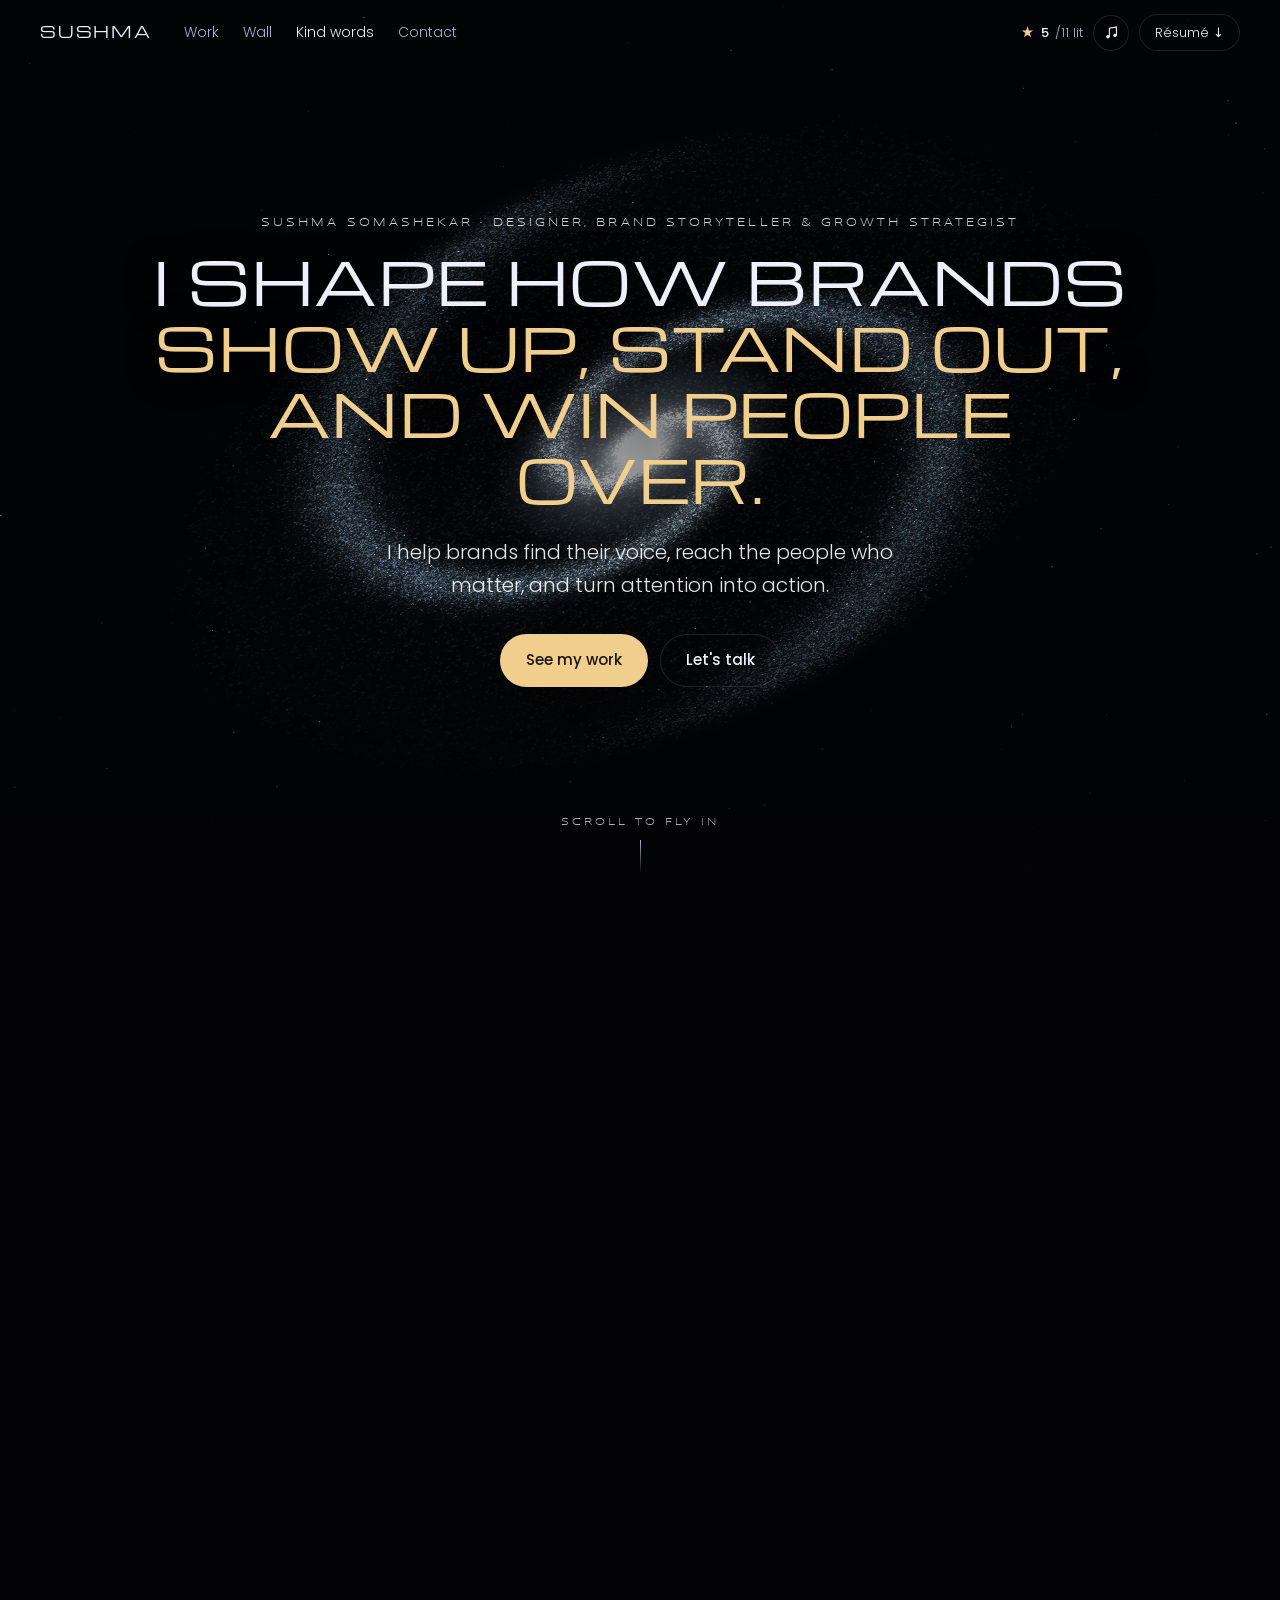
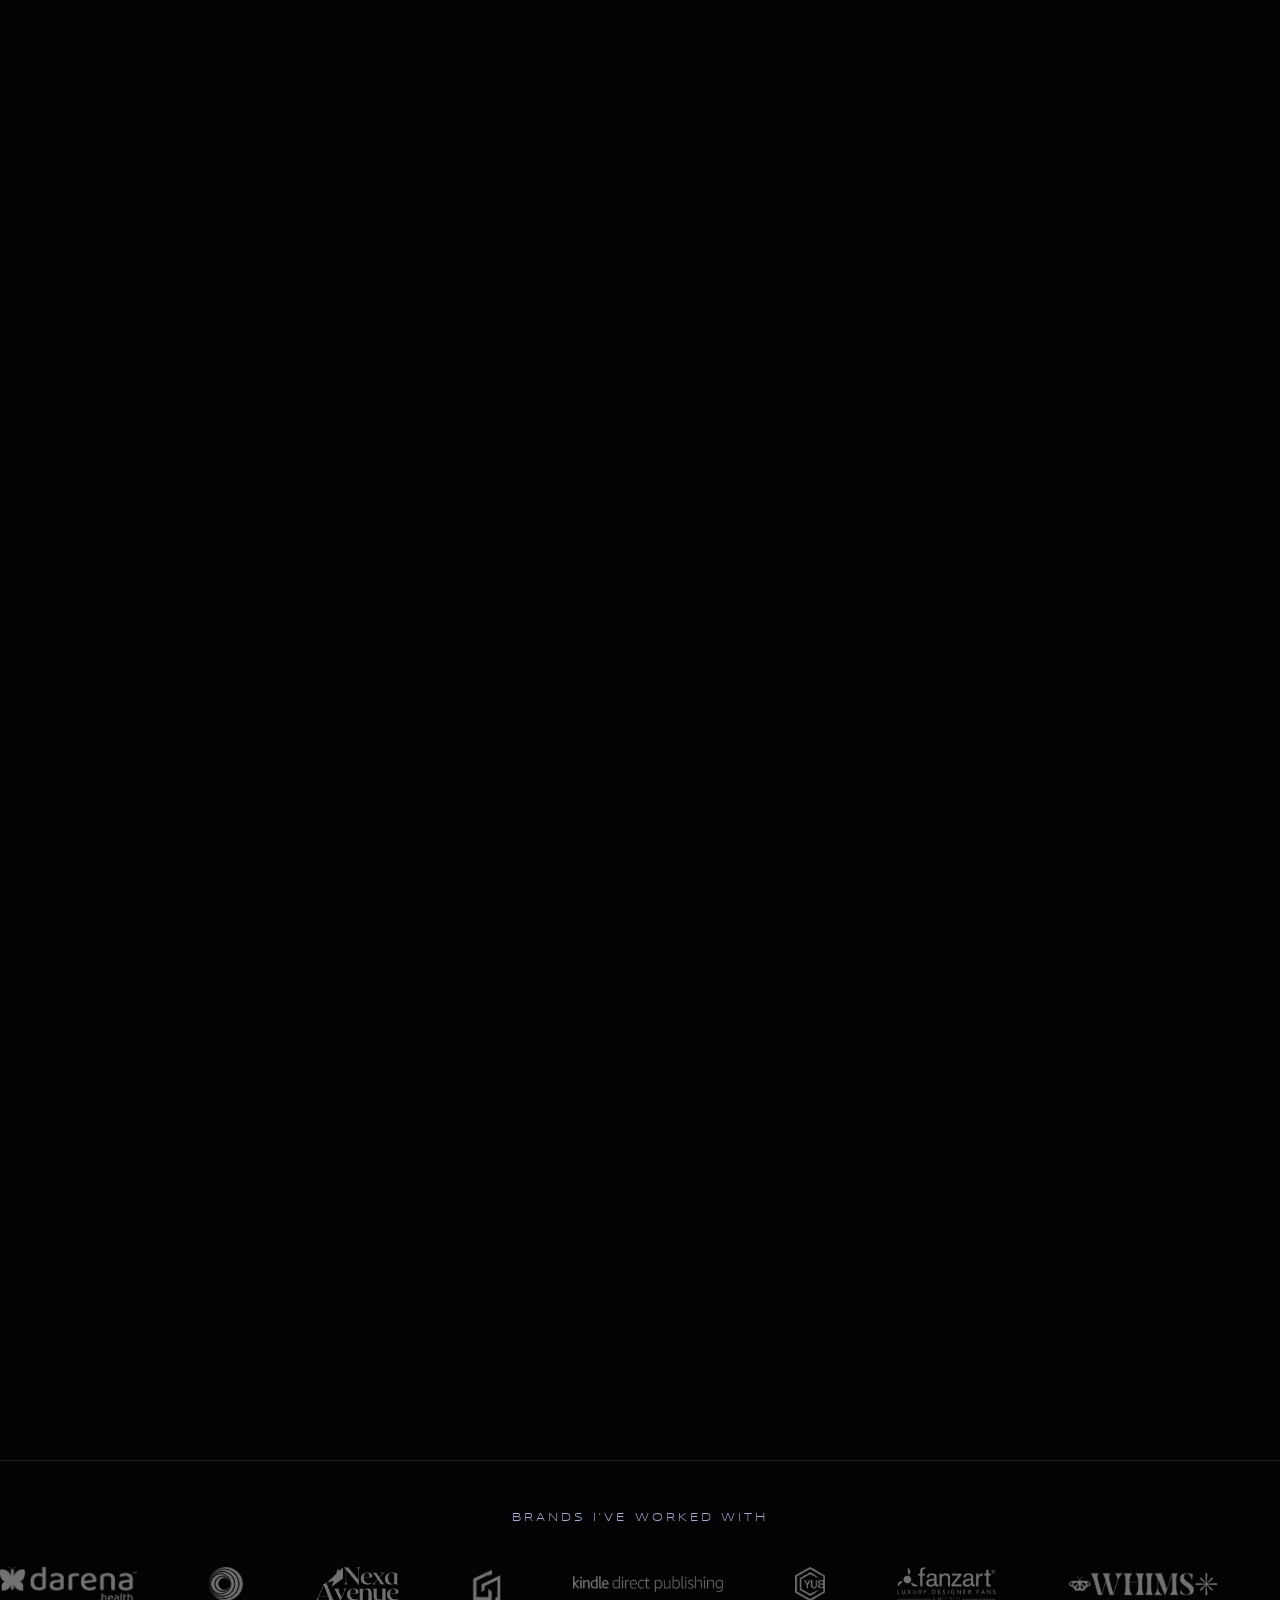
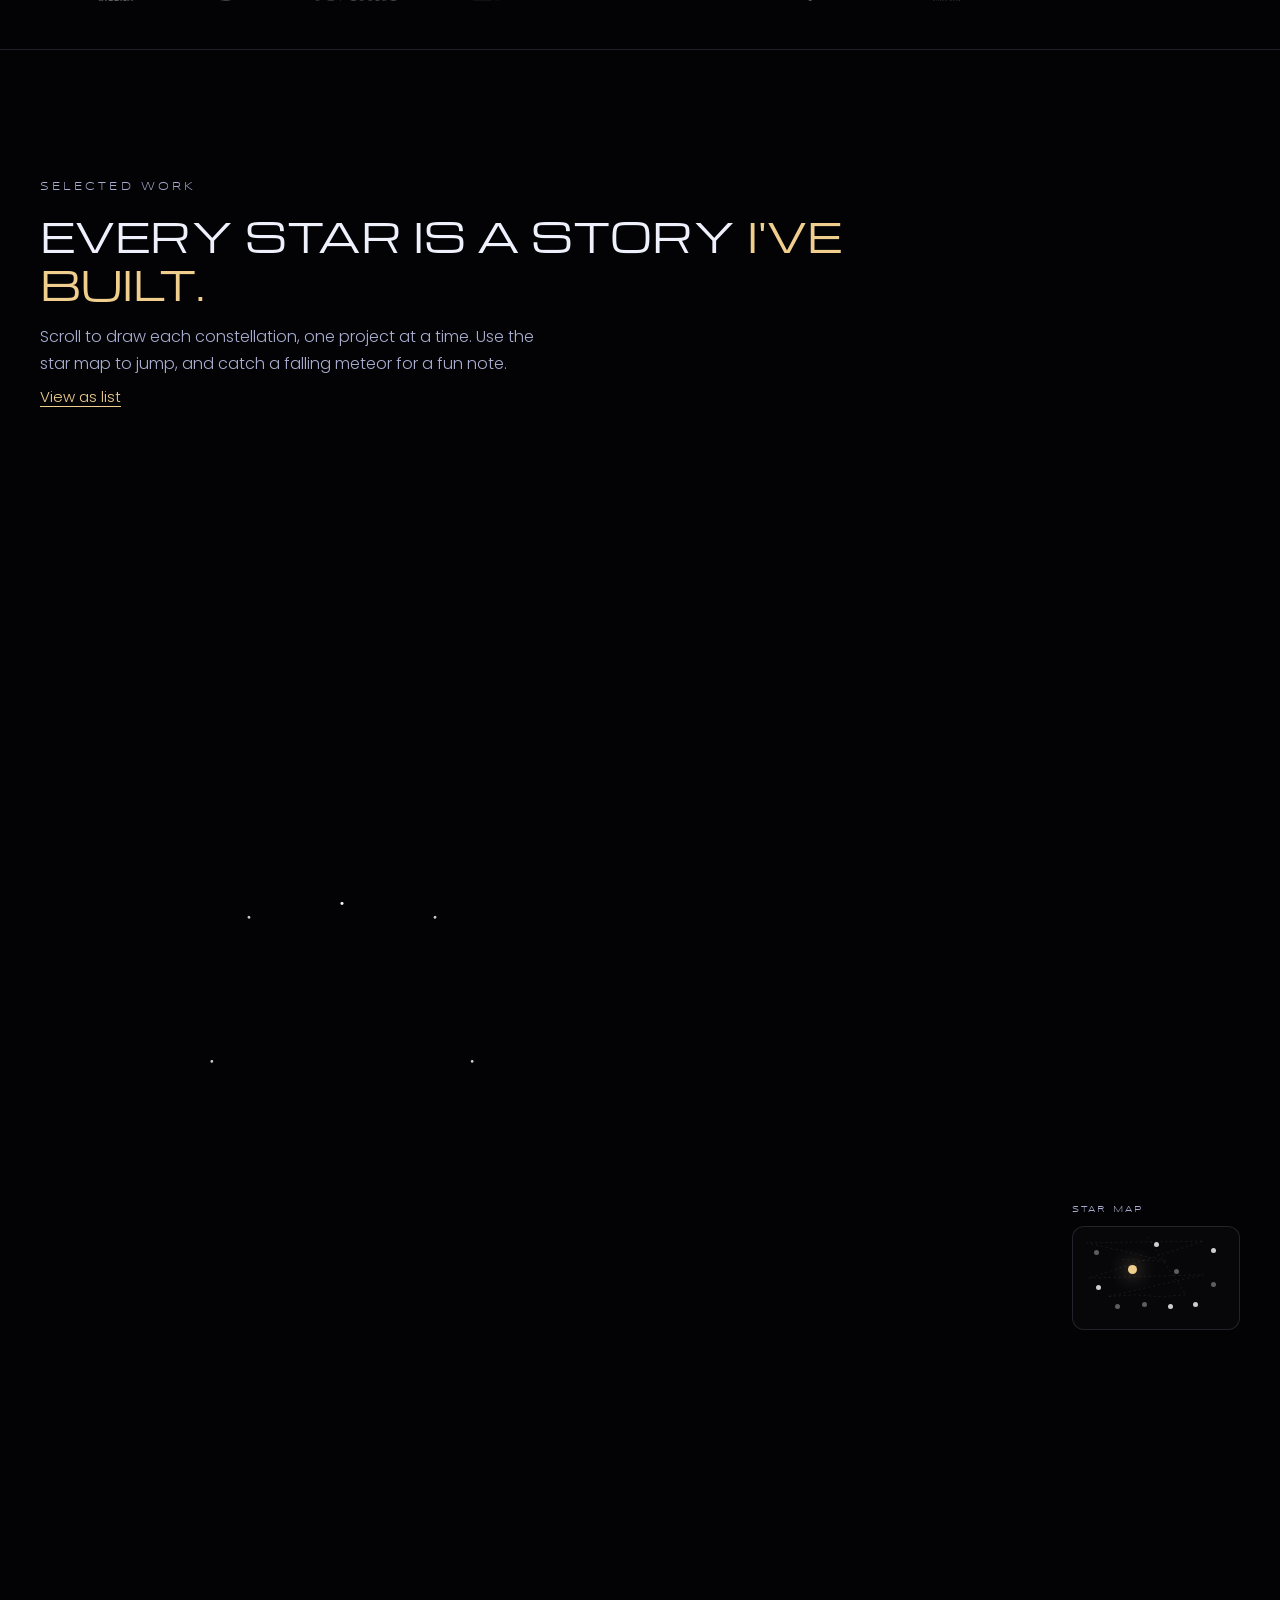
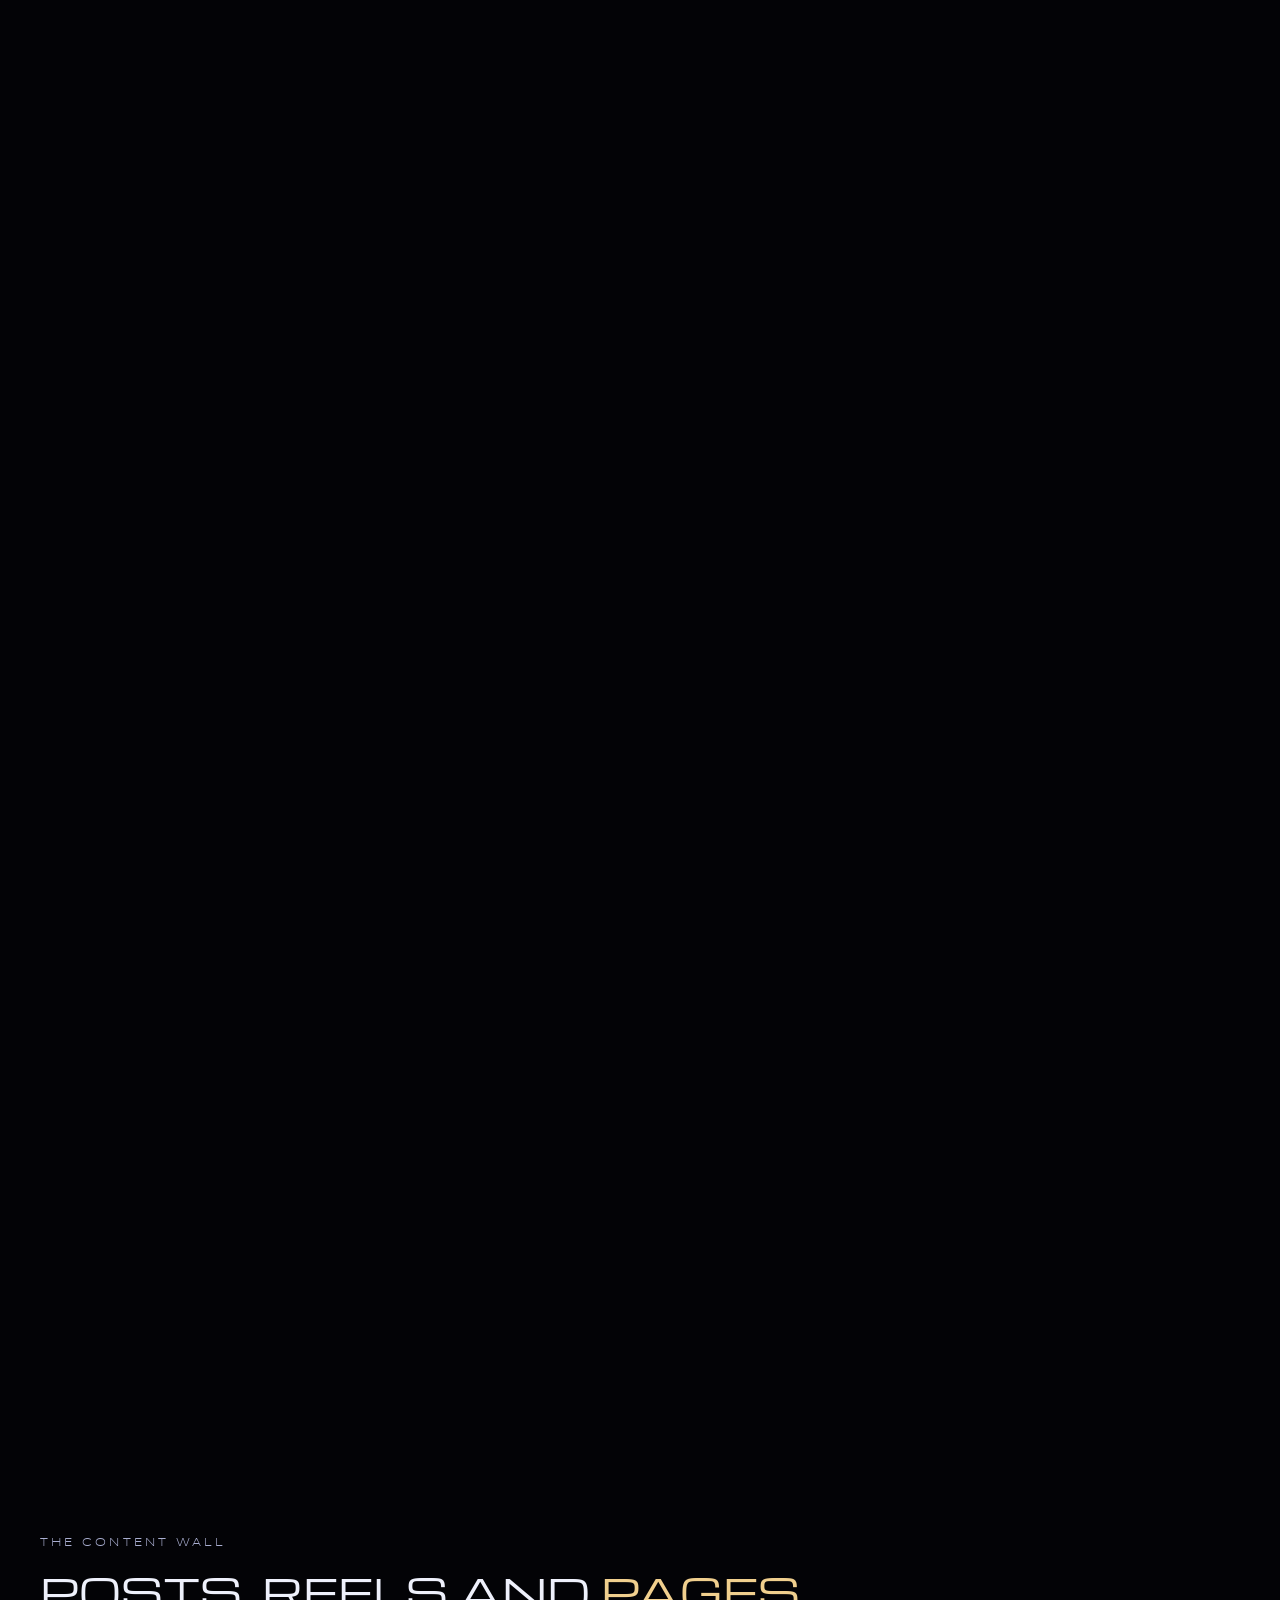
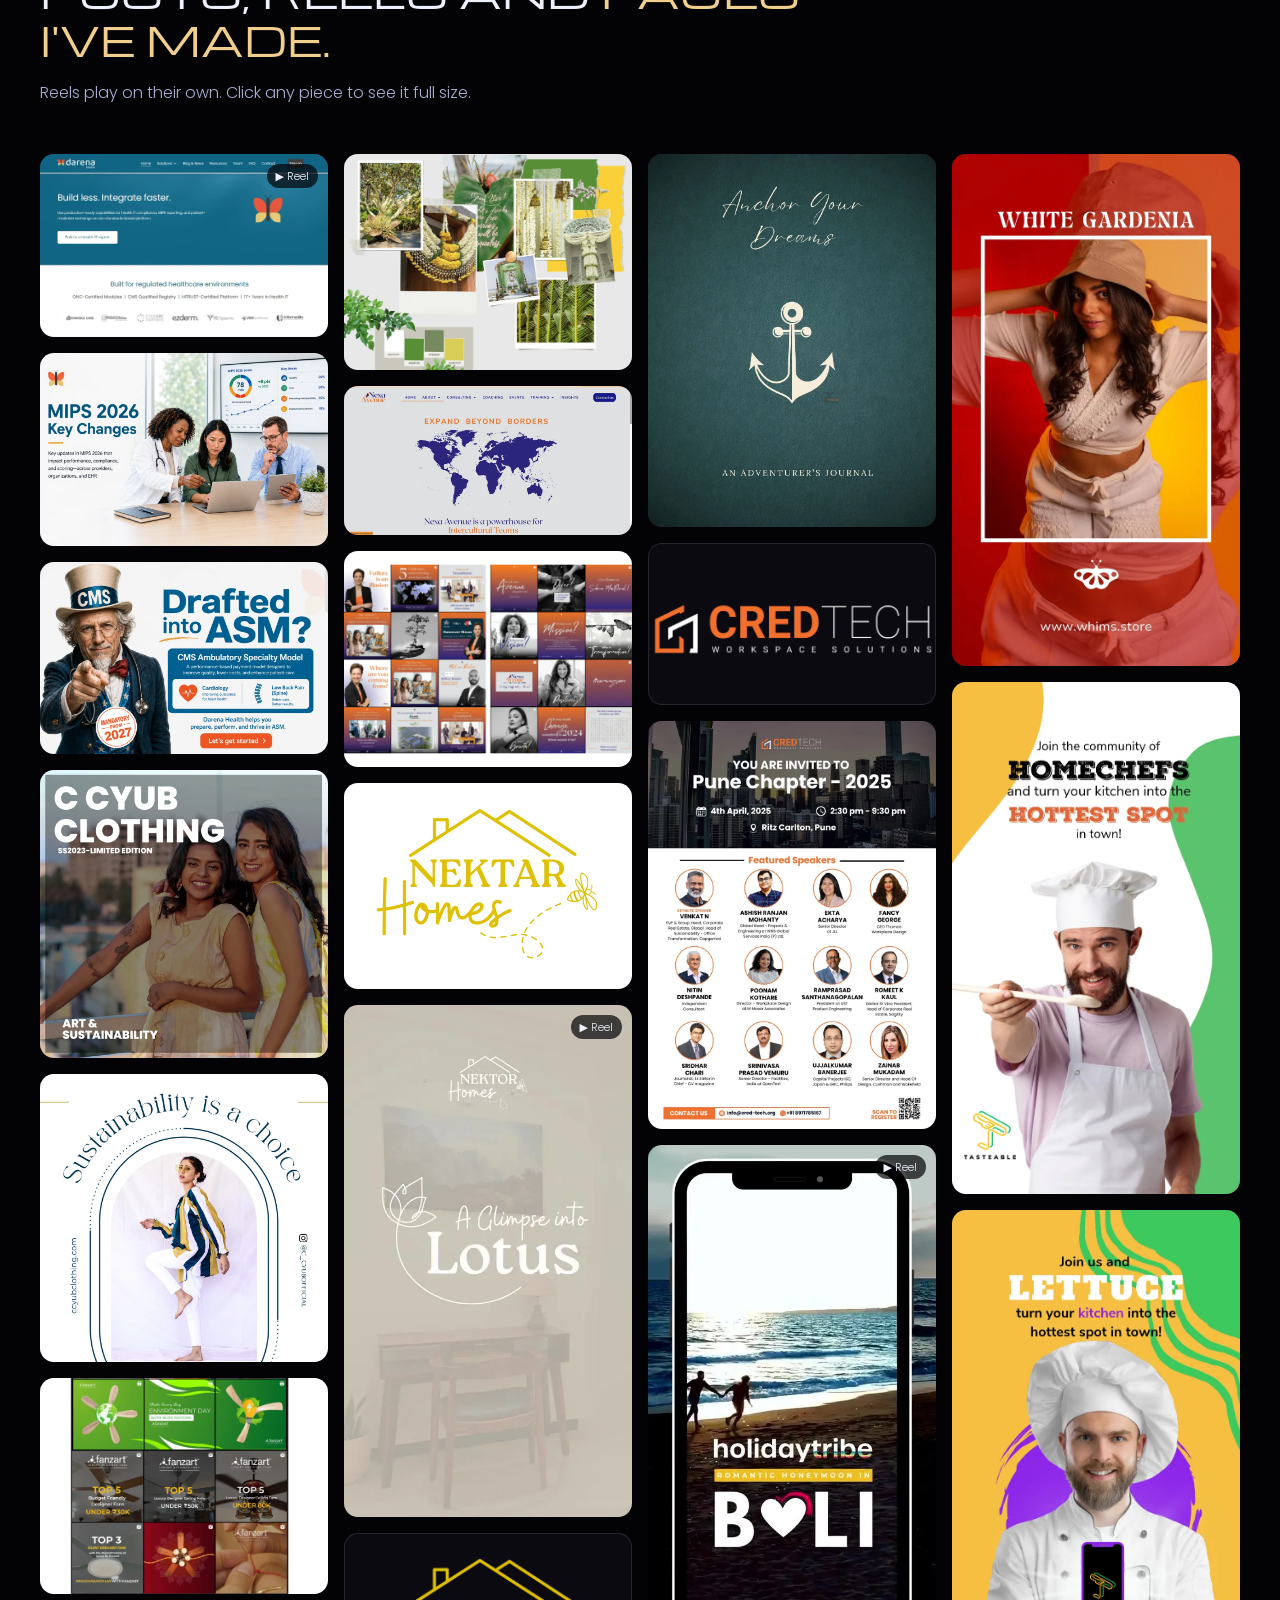
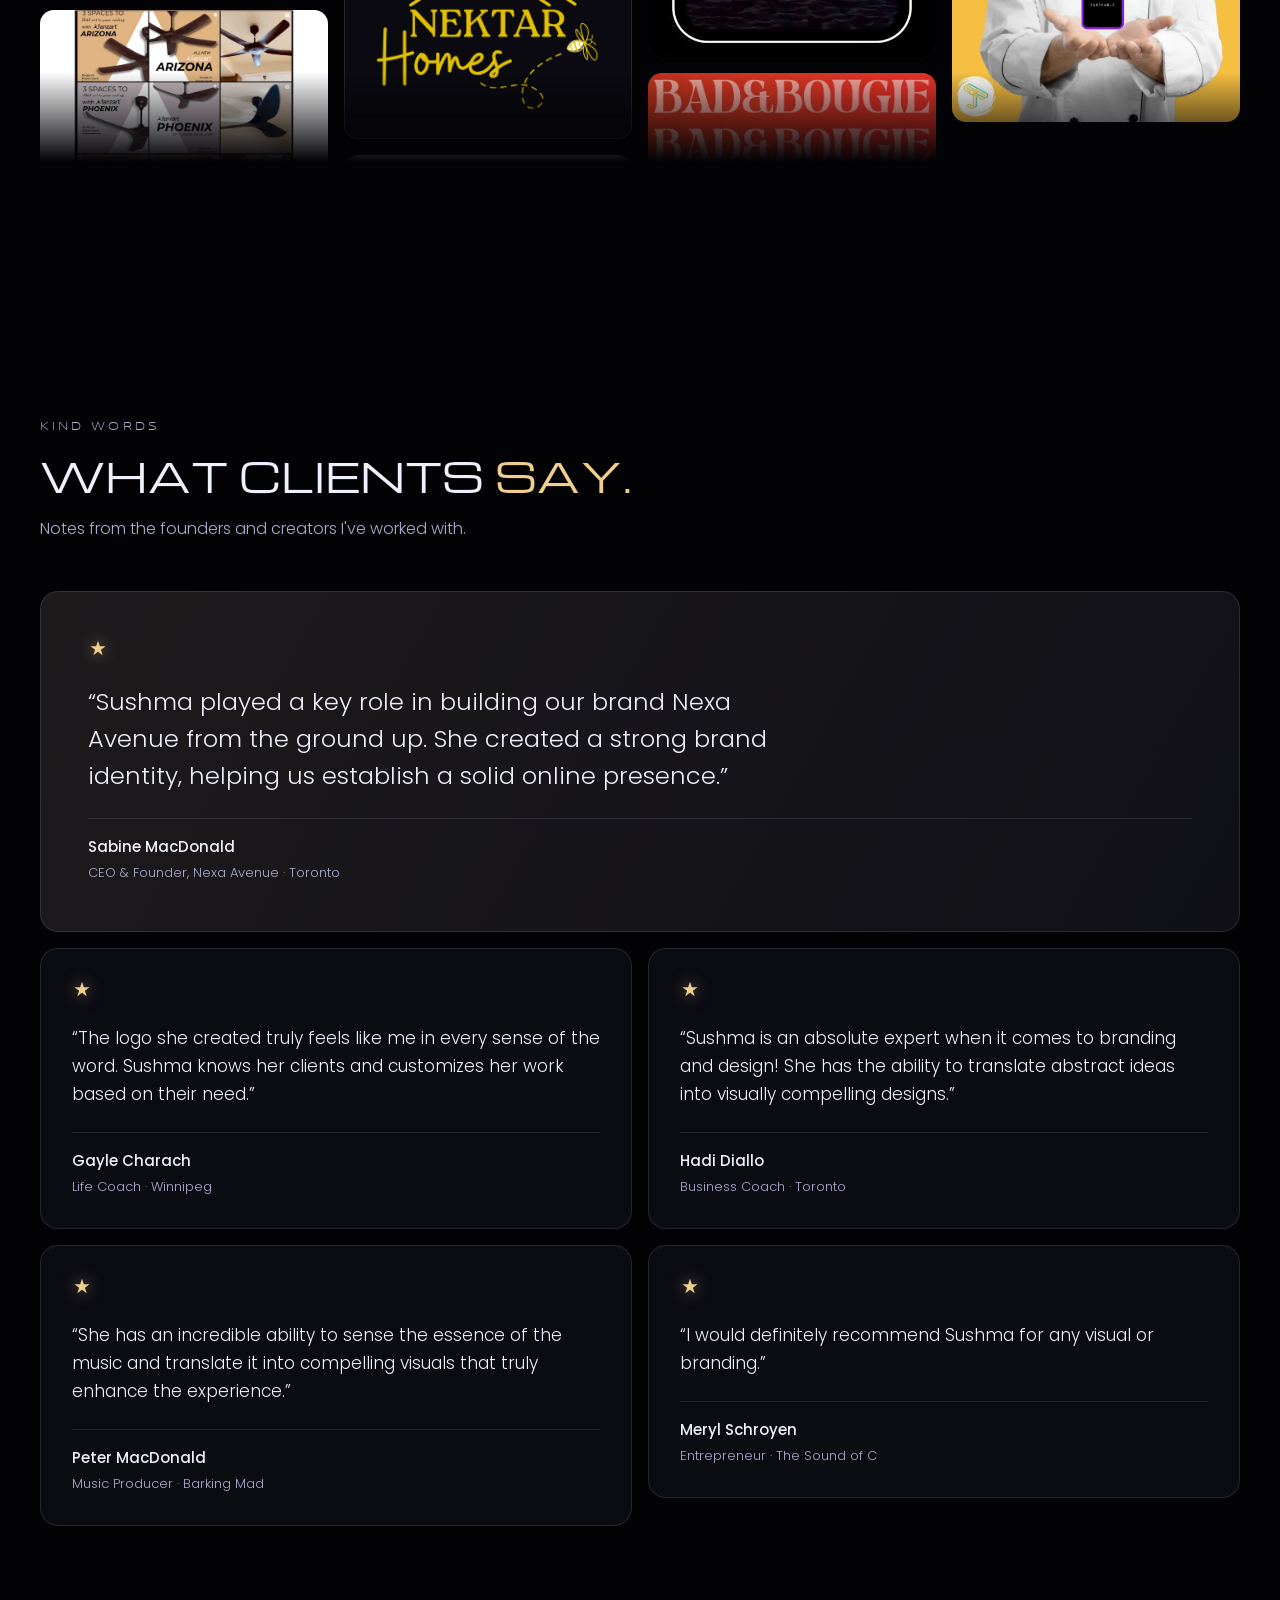
<file: index.html>
<!doctype html>
<html lang="en">
<head>
<meta charset="utf-8">
<meta name="viewport" content="width=device-width, initial-scale=1">
<title>Sushma Somashekar · I shape how brands show up, stand out and win people over</title>
<meta name="description" content="Sushma Somashekar: designer, brand storyteller and growth strategist. I help brands find their voice, reach the people who matter, and turn attention into action.">
<meta property="og:type" content="website">
<meta property="og:title" content="Sushma Somashekar · I shape how brands show up, stand out and win people over">
<meta property="og:description" content="15+ brands, 80+ projects, 3K+ pieces of content, 400+ qualified leads. Explore my work, one constellation at a time.">
<meta property="og:image" content="https://sushmasomashekar082-designer.github.io/portfolio/assets/img/og.jpg">
<meta name="twitter:card" content="summary_large_image">
<meta name="theme-color" content="#030306">
<link rel="icon" href="favicon.svg" type="image/svg+xml">
<link rel="preload" href="assets/fonts/Michroma-Regular.woff2" as="font" type="font/woff2" crossorigin>
<link rel="preload" href="assets/fonts/Poppins-Regular.woff2" as="font" type="font/woff2" crossorigin>
<link rel="stylesheet" href="css/space.css?v=d7">
</head>
<body>
<a class="skip" href="#work">Skip to projects</a>
<canvas id="deep" aria-hidden="true"></canvas>
<canvas id="comet" aria-hidden="true"></canvas>
<canvas id="warp" aria-hidden="true"></canvas>

<header class="nav" id="nav">
  <a class="brand" href="#top">Sushma</a>
  <nav class="links" aria-label="Main">
    <a href="#work">Work</a><a href="#wall">Wall</a><a href="#words">Kind words</a><a href="#contact">Contact</a>
  </nav>
  <div class="nav-r">
    <span class="lit" id="lit" title="Constellations you've explored"><svg viewBox="0 0 24 24" aria-hidden="true"><path d="M12 2l2.2 6.8H21l-5.5 4 2.1 6.7L12 15.4l-5.6 4.1 2.1-6.7-5.5-4h6.8z"/></svg><b id="lit-n">0</b>/11 lit</span>
    <button class="icon" id="music" aria-pressed="false" aria-label="Play music"><svg viewBox="0 0 24 24" aria-hidden="true"><path d="M9 18V6l10-2v12" fill="none" stroke="currentColor" stroke-width="1.6"/><circle cx="7" cy="18" r="2.4"/><circle cx="17" cy="16" r="2.4"/></svg></button>
    <a class="btn-sm" href="assets/Sushma-Somashekar-Resume.pdf" download>Résumé ↓</a>
  </div>
</header>

<main>
  <!-- 1. OPENING -->
  <section class="hero" id="top">
    <div class="hero-pin" id="hero-pin">
    <canvas id="galaxy" aria-hidden="true"></canvas>
    <div class="hero-in" id="hero-in">
      <p class="label" id="h-label">Sushma Somashekar · Designer, brand storyteller &amp; growth strategist</p>
      <h1 class="title"><span id="h-a">I shape how brands</span> <span class="acc" id="h-b">show up, stand out, and win people over.</span></h1>
      <p class="lede" id="h-lede">I help brands find their voice, reach the people who matter, and turn attention into action.</p>
      <div class="ctas" id="h-ctas"><a class="btn" href="#work">See my work</a><a class="btn ghost" href="#contact">Let's talk</a></div>
    </div>
    <p class="scroll-cue">Scroll to fly in</p>
    <div class="ov" id="ov" aria-label="At a glance">
      <div class="ov-in">
        <p class="label ov-t">At a glance</p>
        <h2 class="ov-h ov-t">From Bengaluru, I build brands people <span>notice and remember.</span></h2>
        <p class="ov-p ov-t">For 5+ years I've worked remotely with brands across India, Canada and the USA. I co-founded a clothing label. I built a Toronto consultancy's brand from the ground up. I ran campaigns for luxury and lifestyle brands at a Bengaluru agency, designed Credtech's Pune Chapter end to end, and published my own journals on Amazon. At Darena Health, a US health tech company, I turn complex ideas into pages, emails and content that bring in qualified leads.</p>
        <ul class="ov-stats">
          <li><b data-count="15" data-suf="+">0</b><span>Brands</span><small>Health tech, luxury, fashion, food, travel and weddings</small></li>
          <li><b data-count="80" data-suf="+">0</b><span>Projects</span><small>Websites, launches, events and campaigns</small></li>
          <li><b data-count="3" data-suf="K+">0</b><span>Pieces of content</span><small>Posts, reels, blogs, emails and print</small></li>
          <li><b data-count="400" data-suf="+">0</b><span>Qualified leads</span><small>Real people who raised their hand</small></li>
        </ul>
      </div>
    </div>
    </div>
  </section>

  <!-- 3. LOGOS -->
  <section class="logos" aria-label="Brands I've worked with"><p class="label center">Brands I've worked with</p><div class="track" id="logos"></div></section>

  <!-- 4. CONSTELLATIONS -->
  <section class="sec work" id="work">
    <div class="wrap head">
      <p class="label">Selected work</p><h2 class="h2">Every star is a story <span>I've built.</span></h2>
      <p class="intro">Scroll to draw each constellation, one project at a time. Use the star map to jump, and catch a falling meteor for a fun note. <button class="link" id="as-list" aria-pressed="false">View as list</button></p>
    </div>
    <div class="sky chapters" id="sky"><div class="ch-stage"><div class="ch-art"><svg id="sky-svg" role="img" aria-label="Constellation for the current project. Click to open it."></svg></div><div class="ch-text" id="ch-text"></div><nav class="ch-map" id="ch-map" aria-label="Star map: jump to a project"></nav></div></div>
    <div class="wrap list" id="list" hidden></div>
  </section>

  <!-- 5. CONTENT WALL -->
  <section class="sec" id="wall">
    <div class="wrap head"><p class="label">The content wall</p><h2 class="h2">Posts, reels and <span>pages I've made.</span></h2><p class="intro">Reels play on their own. Click any piece to see it full size.</p></div>
    <div class="wrap wall" id="wall-grid"></div>
  </section>

  <!-- 6. TESTIMONIALS -->
  <section class="sec" id="words">
    <div class="wrap head"><p class="label">Kind words</p><h2 class="h2">What clients <span>say.</span></h2><p class="intro">Notes from the founders and creators I've worked with.</p></div>
    <div class="wrap notes" id="notes"></div>
  </section>

  <!-- 7. NEXT -->
  <section class="sec next" id="next" aria-label="What I aim for next">
    <div class="wrap nx">
      <figure class="nx-photo"><img src="assets/img/sushma-profile.png" width="1024" height="1024" alt="Sushma Somashekar at her desk" loading="lazy"></figure>
      <div class="nx-copy">
        <p class="label">What I aim for next</p>
        <h2 class="h2">If you have an idea, let's build it. <span>If you have a company, let's grow it.</span></h2>
        <p class="lede">If you are still figuring it out, email me. Let's brainstorm over a cup of coffee.</p>
        <div class="ctas"><a class="btn" href="#contact">Send a signal</a></div>
      </div>
    </div>
  </section>

  <!-- 8. CONTACT -->
  <section class="sec contact" id="contact">
    <div class="wrap">
      <p class="label">Send a signal</p>
      <div class="c-grid"><div>
      <h2 class="h2 big">Let's make your brand <span>impossible to miss.</span></h2>
      <p class="lede">Open to roles and projects in branding, content and growth. I reply within a day.</p>
      <div class="ctas"><button class="btn" id="signal">Email me</button><button class="btn ghost" id="copy">Copy email</button><a class="btn ghost" href="https://www.linkedin.com/in/sushma-somashekar-digital-marketing/" target="_blank" rel="noopener">LinkedIn ↗</a></div>
      </div>
      <a class="bh" id="bh" href="assets/Sushma-Somashekar-Resume.pdf" download aria-label="Download my résumé"><span class="bh-ring"><span class="bh-disk"></span><span class="bh-core"></span></span><span class="bh-t">Drop into my résumé</span><small>PDF · pulled in by gravity</small></a>
      </div>
    </div>
    <footer class="foot wrap">© 2026 Sushma Somashekar. Made with stardust and Poppins.</footer>
  </section>
</main>

<a class="totop" href="#top" aria-label="Back to top"><svg viewBox="0 0 24 24" aria-hidden="true"><path d="M12 2.8l2.6 6.2 6.6.5-5 4.4 1.6 6.5L12 16.9l-5.8 3.5 1.6-6.5-5-4.4 6.6-.5z"/></svg></a>
<button class="meteor" id="shoot" aria-label="Catch the falling meteor for a fun note"><span class="m-trail"></span><span class="m-head"></span><span class="m-tag">Click me</span></button>
<div class="toast" id="toast" role="status"></div>

<!-- project tab -->
<aside class="tab" id="tab" aria-live="polite"><button class="x" data-close-tab aria-label="Close">×</button><div id="tab-body"></div></aside>

<!-- modals -->
<div class="modal" id="m-quick"><div class="sheet small" role="dialog" aria-modal="true"><button class="x" data-close aria-label="Close">×</button><div id="q-body"></div></div></div>
<div class="modal" id="m-full"><div class="sheet" role="dialog" aria-modal="true"><button class="x" data-close aria-label="Close">×</button><div id="f-body"></div></div></div>
<div class="modal" id="m-note"><div class="sheet small" role="dialog" aria-modal="true"><button class="x" data-close aria-label="Close">×</button><div id="n-body"></div></div></div>
<div class="modal light" id="m-view"><button class="x" data-close aria-label="Close">×</button><div class="viewer" id="v-body"></div></div>

<audio id="audio" src="assets/audio/741hz.mp3" loop preload="none"></audio>
<script src="js/data.js?v=d7"></script>
<script src="js/shapes.js?v=d7"></script>
<script src="js/darena-case.js?v=d7"></script>
<script src="js/app.js?v=d7"></script>
</body>
</html>
</file>
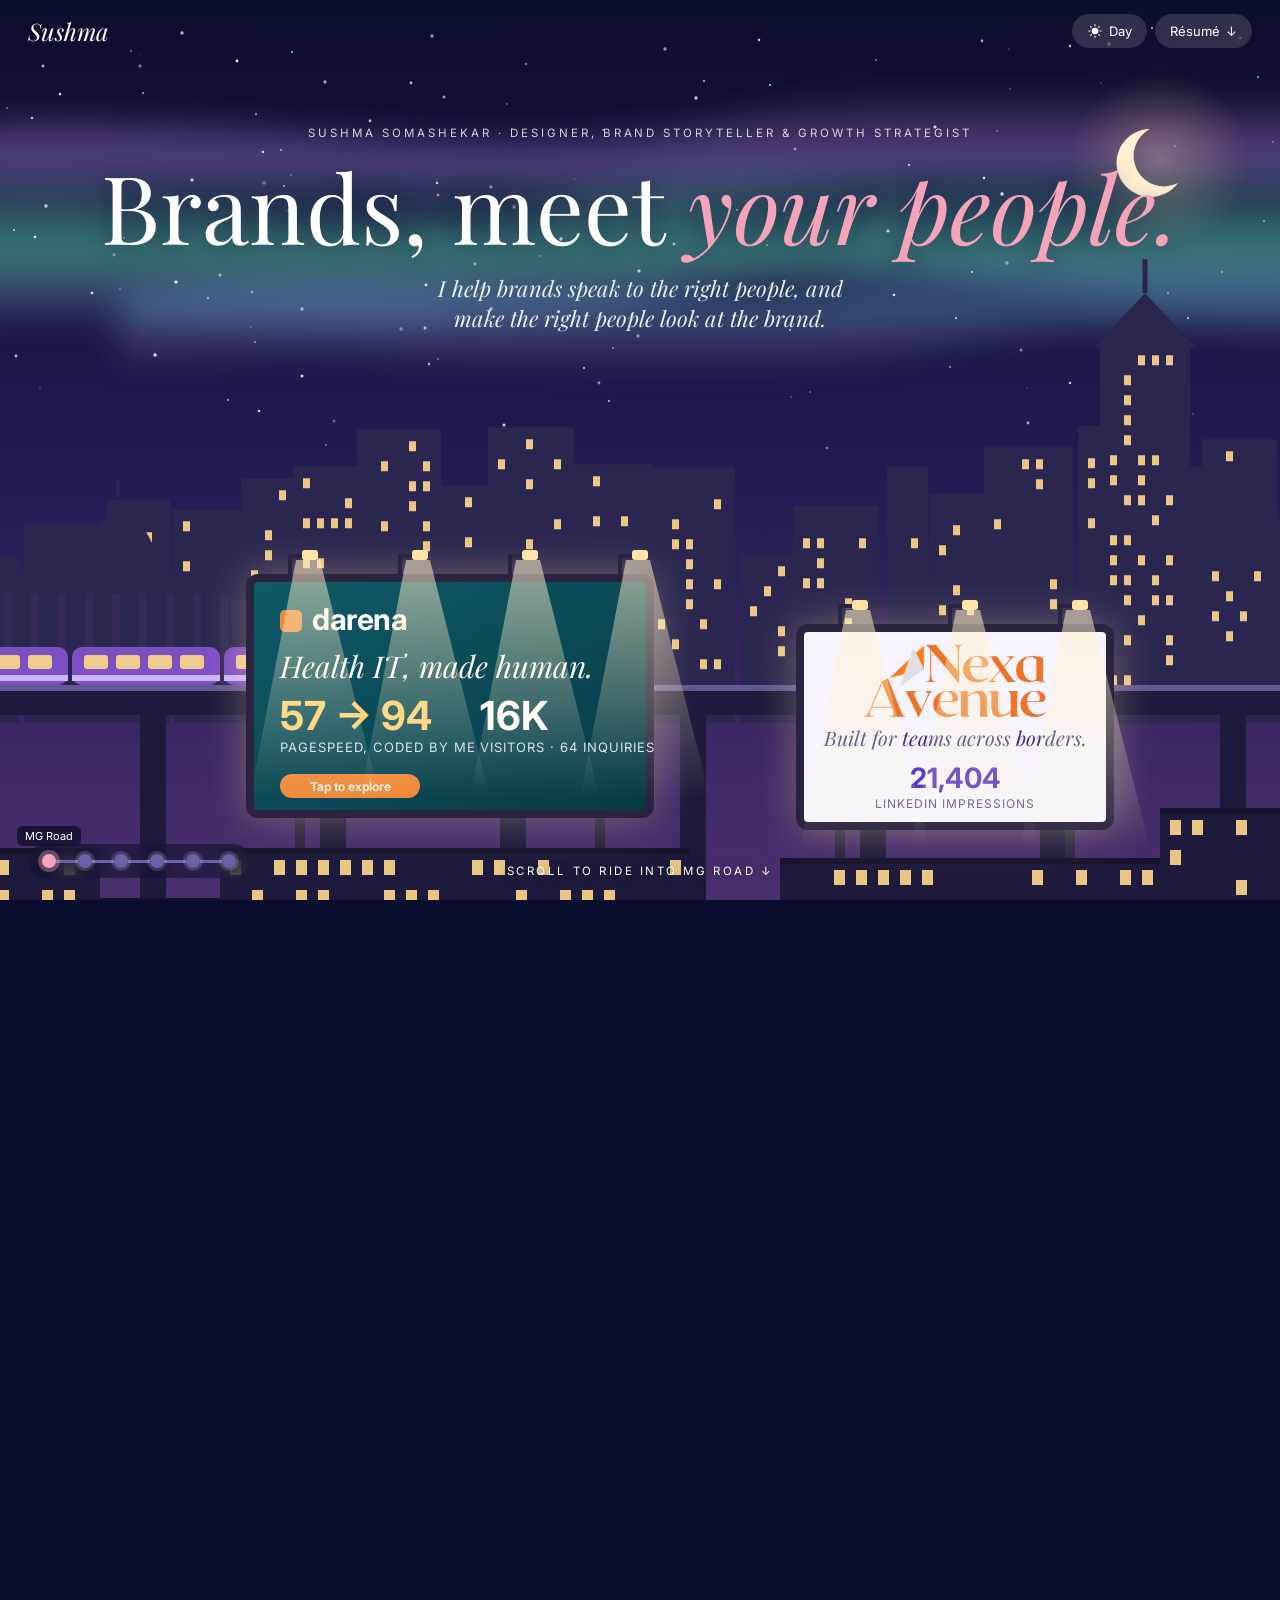
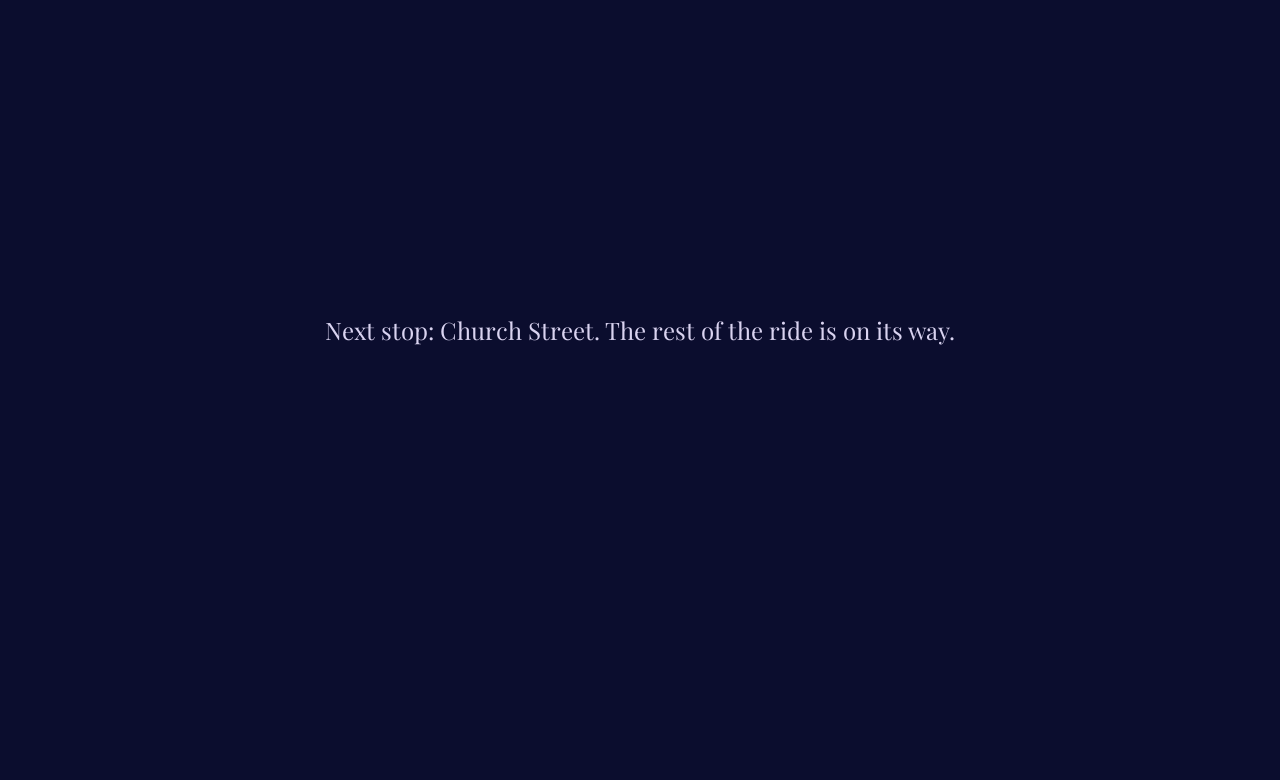
<file: city/index.html>
<!doctype html>
<html lang="en" data-time="night">
<head>
<meta charset="utf-8">
<meta name="viewport" content="width=device-width, initial-scale=1">
<title>Sushma Somashekar · Brands, meet your people</title>
<meta name="description" content="Sushma Somashekar: designer, brand storyteller and growth strategist. A ride through a reimagined Bangalore, one billboard per brand.">
<meta name="theme-color" content="#14123a">
<link rel="icon" href="data:image/svg+xml,%3Csvg xmlns='http://www.w3.org/2000/svg' viewBox='0 0 64 64'%3E%3Cpath d='M32 34v26' stroke='%235f8a5a' stroke-width='4' stroke-linecap='round'/%3E%3Cpath d='M32 54c-8-4-14-12-14-20 8 2 12 8 14 16z' fill='%236f9a66'/%3E%3Cpath d='M16 14c0 14 6 22 16 22s16-8 16-22l-8 6-8-12-8 12z' fill='%23e5768f'/%3E%3Cpath d='M32 8l-8 12c2 10 6 16 8 16s6-6 8-16z' fill='%23f4a3b8'/%3E%3C/svg%3E">
<link rel="preconnect" href="https://fonts.googleapis.com">
<link rel="preconnect" href="https://fonts.gstatic.com" crossorigin>
<link href="https://fonts.googleapis.com/css2?family=Playfair+Display:ital,wght@0,400;0,600;1,400&family=Inter:wght@400;500;600;700&family=Noto+Sans+Kannada:wght@600&display=swap" rel="stylesheet">
<style>
  :root { --serif: 'Playfair Display', Georgia, serif; --sans: Inter, system-ui, sans-serif; --rose: #f4a3b8; --ink: #2a1f3d; }
  html[data-time="night"] { --sk1: #0b0d2e; --sk2: #241c55; --sk3: #4a2f6e; --far: #2a2650; --mid: #1d1a3c; --near: #141230; --road: #1a1828; --win: #ffd98a; --winop: .9; --lamp: 1; --aur: .85; --sunop: 0; --cloud: .0; --stars: 1; --tree: #12241f; --txt: #fff; }
  html[data-time="day"] { --sk1: #6fa8e8; --sk2: #bcd6f2; --sk3: #ffc9a0; --far: #a59bc4; --mid: #8a7aa6; --near: #6d5d86; --road: #5d566e; --win: #ffe9c4; --winop: .25; --lamp: 0; --aur: 0; --sunop: 1; --cloud: .9; --stars: 0; --tree: #3f5e46; --txt: #2a1f3d; }
  * { box-sizing: border-box; margin: 0; padding: 0; }
  body { background: #0b0d2e; color: #fff; font-family: var(--sans); overflow-x: hidden; }
  button { font: inherit; cursor: pointer; border: 0; background: none; color: inherit; }
  .bar { position: fixed; inset: 0 0 auto; z-index: 30; display: flex; align-items: center; gap: 10px; padding: 14px clamp(14px, 3vw, 28px); }
  .mark { font-family: var(--serif); font-style: italic; font-size: 24px; color: var(--txt); text-decoration: none; transition: color .8s; }
  .bar-r { margin-left: auto; display: flex; gap: 8px; }
  .pill { font-size: 13px; padding: 9px 15px; border-radius: 99px; background: rgba(255, 255, 255, .14); color: var(--txt); backdrop-filter: blur(10px); text-decoration: none; display: inline-flex; align-items: center; gap: 6px; transition: color .8s, background .3s; }
  .pill:hover { background: rgba(255, 255, 255, .26); }
  .pill svg { width: 16px; height: 16px; }
  .scene { position: relative; height: 520vh; }
  .stage { position: sticky; top: 0; height: 100vh; height: 100svh; overflow: hidden; }
  .sky { position: absolute; inset: 0; background: linear-gradient(180deg, var(--sk1) 0%, var(--sk2) 55%, var(--sk3) 100%); transition: background 1s; }
  .ly { position: absolute; inset: 0; width: 100%; height: 100%; transform-origin: 0 0; will-change: transform; overflow: visible; }
  svg .fill-far { fill: var(--far); transition: fill 1s; } svg .fill-mid { fill: var(--mid); transition: fill 1s; } svg .fill-near { fill: var(--near); transition: fill 1s; } svg .fill-road { fill: var(--road); transition: fill 1s; } svg .fill-tree { fill: var(--tree); transition: fill 1s; }
  svg .win { fill: var(--win); opacity: var(--winop); transition: opacity 1s; }
  svg .lampglow { opacity: var(--lamp); transition: opacity 1s; }
  svg .stars { opacity: var(--stars); transition: opacity 1s; }
  svg .sun { opacity: var(--sunop); transition: opacity 1s; }
  svg .clouds { opacity: var(--cloud); transition: opacity 1s; }
  svg .aurora { opacity: var(--aur); transition: opacity 1.2s; mix-blend-mode: screen; }
  .aurora path { animation: sway 14s ease-in-out infinite alternate; transform-box: fill-box; transform-origin: center; }
  .aurora path:nth-child(2) { animation-duration: 18s; animation-delay: -6s; } .aurora path:nth-child(3) { animation-duration: 11s; animation-delay: -3s; }
  @keyframes sway { from { transform: translateX(-40px) skewX(-6deg) scaleY(.92); } to { transform: translateX(60px) skewX(8deg) scaleY(1.08); } }
  .tw { animation: tw 3.4s ease-in-out infinite; } .tw:nth-child(3n) { animation-delay: -1.2s; } .tw:nth-child(5n) { animation-delay: -2.3s; }
  @keyframes tw { 50% { opacity: .2; } }
  .train { animation: train 16s linear infinite; }
  @keyframes train { from { transform: translateX(-900px); } to { transform: translateX(1900px); } }
  .car { animation: drive var(--d, 7s) linear infinite; animation-delay: var(--dl, 0s); }
  @keyframes drive { from { transform: translateX(-120px); } to { transform: translateX(1560px); } }
  .car.back { animation-name: driveb; } @keyframes driveb { from { transform: translateX(1560px); } to { transform: translateX(-120px); } }
  .auto { animation: rumble .35s ease-in-out infinite alternate; transform-box: fill-box; }
  @keyframes rumble { to { transform: translateY(-1.5px); } }
  .bb { cursor: pointer; }
  .bb .bblight { opacity: var(--lamp); transition: opacity 1s; }
  html[data-time="night"] .bb .panel { filter: drop-shadow(0 0 22px rgba(255, 220, 160, .35)); }
  .bb:hover .panel, .bb.focus .panel { filter: drop-shadow(0 0 30px rgba(255, 220, 160, .7)); }
  .intro { position: absolute; inset: 14vh 0 auto; text-shadow: 0 2px 24px rgba(10, 8, 40, .45); text-align: center; padding: 0 16px; z-index: 5; pointer-events: none; color: var(--txt); transition: color .8s; }
  .intro .tag { font-size: 11.5px; letter-spacing: .26em; text-transform: uppercase; opacity: .8; }
  .intro h1 { font-family: var(--serif); font-weight: 400; font-size: clamp(42px, 7.4vw, 100px); line-height: 1.02; margin: 18px 0; }
  .intro h1 em { color: var(--rose); }
  .intro p.line { font-family: var(--serif); font-style: italic; font-size: clamp(17px, 2vw, 22px); max-width: 36ch; margin: 0 auto; opacity: .9; }
  .hint { position: absolute; bottom: 22px; left: 50%; transform: translateX(-50%); font-size: 11.5px; letter-spacing: .22em; text-transform: uppercase; color: #fff; z-index: 6; text-shadow: 0 1px 8px rgba(0, 0, 0, .5); white-space: nowrap; }
  .card { position: absolute; left: 50%; bottom: 5vh; transform: translate(-50%, 16px); width: min(440px, calc(100vw - 32px)); z-index: 8; background: rgba(255, 250, 243, .94); color: var(--ink); border-radius: 20px; padding: 18px 20px; box-shadow: 0 20px 60px rgba(0, 0, 0, .35); opacity: 0; pointer-events: none; transition: opacity .4s, transform .4s; }
  .card.on { opacity: 1; transform: translate(-50%, 0); pointer-events: auto; }
  .card .where { font-size: 11px; letter-spacing: .2em; text-transform: uppercase; color: #b5476d; }
  .card h3 { font-family: var(--serif); font-weight: 400; font-size: 28px; line-height: 1.1; margin: 4px 0 6px; }
  .card p { font-size: 14px; color: #5a4a62; line-height: 1.5; }
  .card .two { display: flex; gap: 8px; margin-top: 14px; }
  .card .two button { flex: 1; padding: 11px; border-radius: 99px; background: #f3e4ea; font-size: 14px; font-weight: 500; }
  .card .two button.main { background: var(--ink); color: #fff; }
  .route { position: fixed; left: clamp(14px, 3vw, 28px); bottom: 22px; z-index: 20; display: flex; align-items: center; gap: 0; padding: 10px 14px; border-radius: 99px; background: rgba(20, 18, 48, .55); backdrop-filter: blur(10px); }
  .route button { position: relative; width: 14px; height: 14px; border-radius: 50%; background: #6f5fa8; box-shadow: 0 0 0 3px rgba(255, 255, 255, .15); }
  .route button.on { background: var(--rose); box-shadow: 0 0 0 4px rgba(244, 163, 184, .35); }
  .route button span { position: absolute; bottom: 22px; left: 50%; transform: translateX(-50%); white-space: nowrap; font-size: 11px; background: rgba(20, 18, 48, .85); padding: 3px 8px; border-radius: 6px; opacity: 0; transition: opacity .2s; pointer-events: none; }
  .route button:hover span, .route button.on span { opacity: 1; }
  .route i { width: 22px; height: 3px; background: #6f5fa8; }
  .next { height: 100vh; display: grid; place-content: center; text-align: center; padding: 0 16px; background: #0b0d2e; color: #d9d3f0; font-family: var(--serif); font-size: 24px; }
  .modal { position: fixed; inset: 0; z-index: 50; display: grid; place-items: center; padding: 16px; background: rgba(10, 8, 30, .55); backdrop-filter: blur(6px); opacity: 0; pointer-events: none; transition: opacity .3s; }
  .modal.open { opacity: 1; pointer-events: auto; }
  .sheet { position: relative; width: min(1100px, 100%); max-height: calc(100svh - 32px); overflow: auto; background: #fffaf3; color: var(--ink); border-radius: 22px; padding: clamp(26px, 5vw, 52px) clamp(18px, 5vw, 56px); }
  .sheet.small { width: min(540px, 100%); }
  .x { position: absolute; top: 12px; right: 14px; width: 38px; height: 38px; border-radius: 50%; font-size: 24px; background: #f3e4ea; }
  .k { font-size: 11px; letter-spacing: .22em; text-transform: uppercase; color: #b5476d; margin-top: 16px; }
  .nm { font-family: var(--serif); font-weight: 400; font-size: clamp(32px, 5vw, 60px); line-height: 1.02; }
  .sheet p, .sheet li { line-height: 1.6; }
  .chips { display: flex; flex-wrap: wrap; gap: 6px; margin: 12px 0; } .chips span { font-size: 12px; padding: 4px 11px; border-radius: 99px; background: #f3e4ea; }
  .win { font-family: var(--serif); font-size: clamp(19px, 2.2vw, 24px); padding: 18px 22px; border-radius: 16px; background: linear-gradient(120deg, #fde7ec, #fff1dc); margin: 18px 0; }
  .gallery { columns: 3 240px; column-gap: 12px; margin-top: 14px; } .gallery > * { width: 100%; border-radius: 12px; margin-bottom: 12px; display: block; break-inside: avoid; background: #eee; }
  .films { display: grid; grid-template-columns: 1fr 1fr; gap: 12px; margin-top: 12px; } .films video, .films img { width: 100%; border-radius: 12px; display: block; } .films .wide { grid-column: 1 / -1; } .films figcaption { font-size: 13px; margin-top: 4px; color: #6a5a72; }
  .links { display: flex; flex-wrap: wrap; gap: 8px; margin-top: 12px; } .links a { font-size: 13px; padding: 6px 13px; border-radius: 99px; box-shadow: inset 0 0 0 1px #e5d5dd; color: inherit; text-decoration: none; }
  .btn { display: inline-block; padding: 11px 20px; border-radius: 99px; background: var(--ink); color: #fff; font-size: 14px; font-weight: 500; margin-top: 18px; }
  .h4 { font-family: var(--serif); font-size: 24px; font-weight: 400; margin: 28px 0 6px; }
  @media (max-width: 700px) { .films { grid-template-columns: 1fr; } .pill .lbl { display: none; } .route { bottom: auto; top: 64px; left: 50%; transform: translateX(-50%); } .card { bottom: 3vh; } }
  @media (prefers-reduced-motion: reduce) { .aurora path, .tw, .train, .car, .auto { animation: none !important; } }
</style>
</head>
<body>
<header class="bar">
  <a class="mark" href="#top">Sushma</a>
  <nav class="bar-r">
    <button class="pill" id="time" aria-label="Switch to day"><svg viewBox="0 0 24 24" aria-hidden="true"><circle cx="12" cy="12" r="5" fill="currentColor"/><path d="M12 2v3M12 19v3M2 12h3M19 12h3M4.9 4.9l2.1 2.1M17 17l2.1 2.1M4.9 19.1 7 17M17 7l2.1-2.1" stroke="currentColor" stroke-width="1.6"/></svg><span class="lbl">Day</span></button>
    <a class="pill" href="../assets/Sushma-Somashekar-Resume.pdf" download><span class="lbl">Résumé</span> ↓</a>
  </nav>
</header>

<section class="scene" id="top">
  <div class="stage" id="stage">
    <div class="sky"></div>
    <div id="layers"></div>
    <div class="intro" id="intro"><p class="tag">Sushma Somashekar · Designer, brand storyteller &amp; growth strategist</p><h1>Brands, meet <em>your people.</em></h1><p class="line">I help brands speak to the right people, and make the right people look at the brand.</p></div>
    <p class="hint" id="hint">Scroll to ride into MG Road ↓</p>
    <div class="card" id="card"></div>
  </div>
</section>
<section class="next">Next stop: Church Street. The rest of the ride is on its way.</section>

<nav class="route" aria-label="Route">
  <button class="on" data-stop="mg"><span>MG Road</span></button><i></i>
  <button data-stop="church"><span>Church Street · soon</span></button><i></i>
  <button data-stop="indira"><span>Indiranagar · soon</span></button><i></i>
  <button data-stop="kora"><span>Koramangala · soon</span></button><i></i>
  <button data-stop="kamma"><span>Kammanahalli · soon</span></button><i></i>
  <button data-stop="post"><span>Post box · soon</span></button>
</nav>

<div class="modal" id="quick"><div class="sheet small"><button class="x" data-close aria-label="Close">×</button><div id="q"></div></div></div>
<div class="modal" id="full"><div class="sheet"><button class="x" data-close aria-label="Close">×</button><div id="f"></div></div></div>

<script src="js/data.js"></script>
<script src="js/mgroad.js"></script>
</body>
</html>
</file>
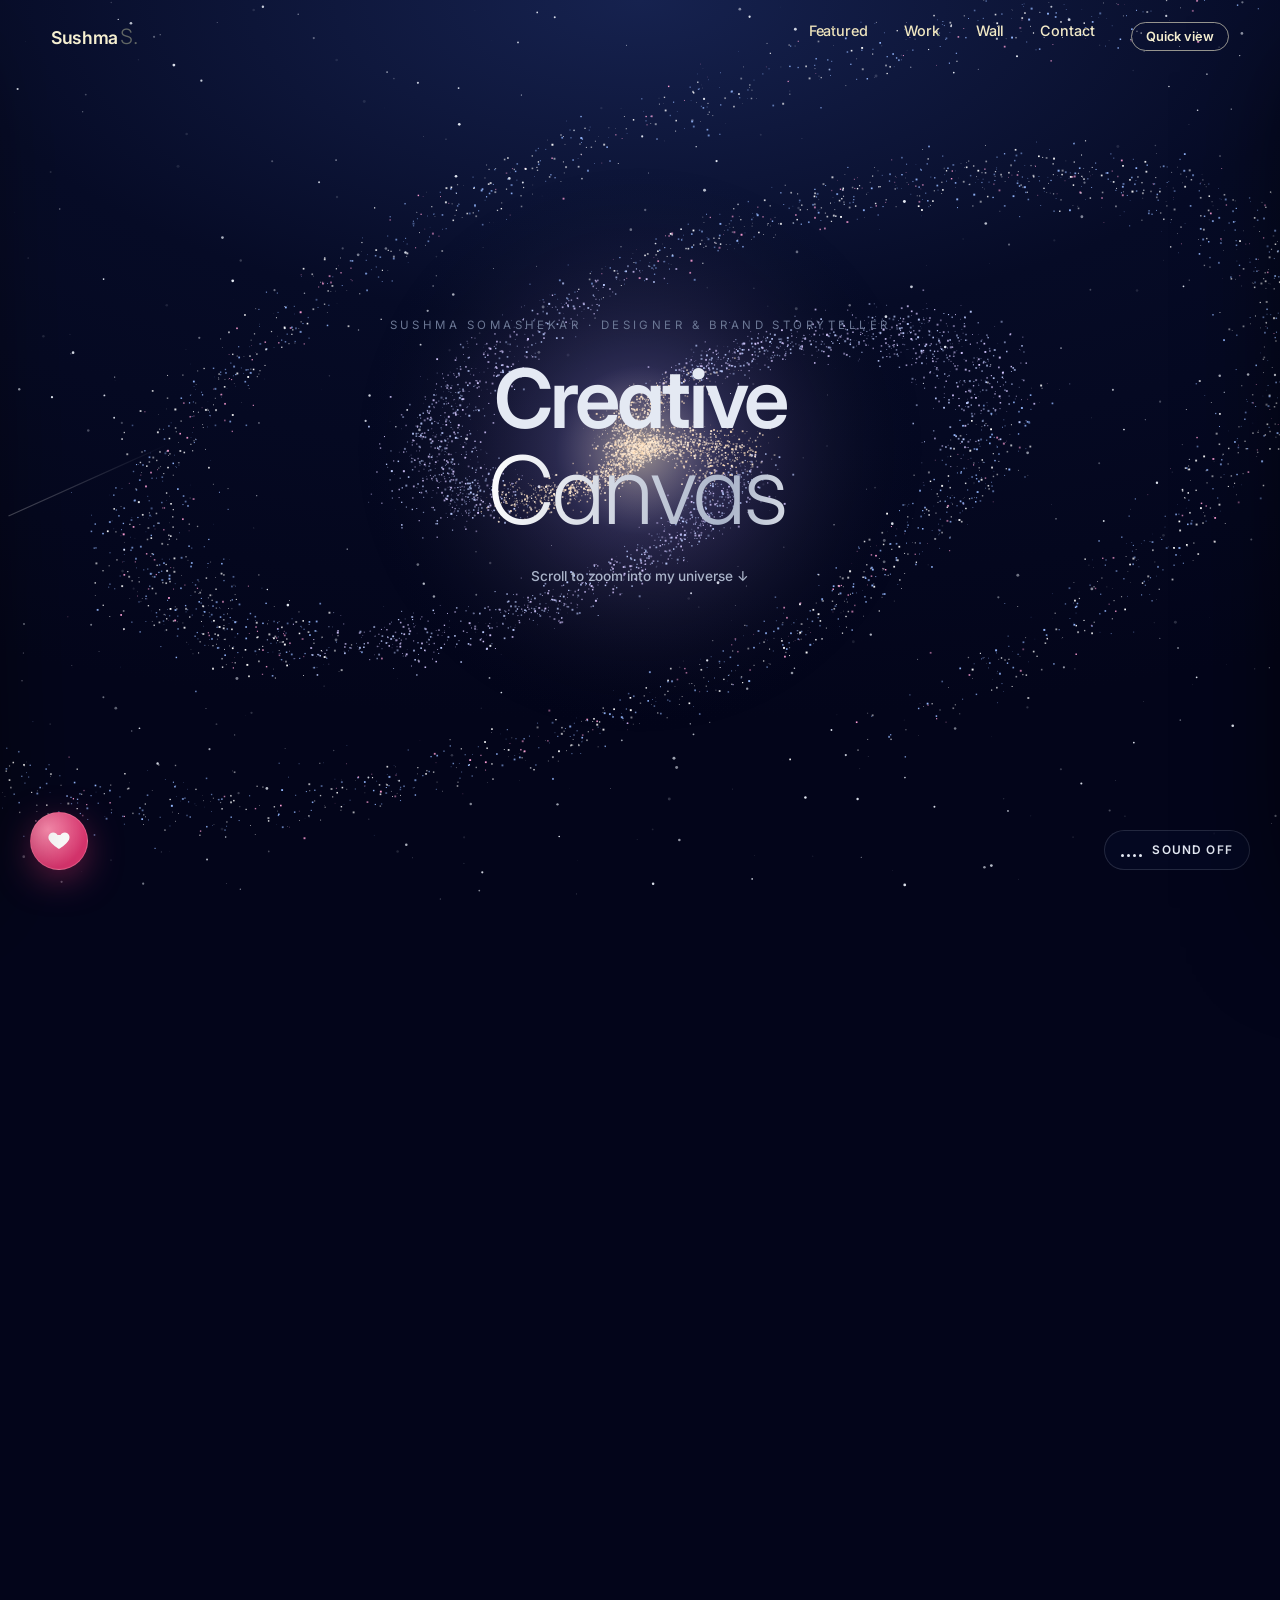
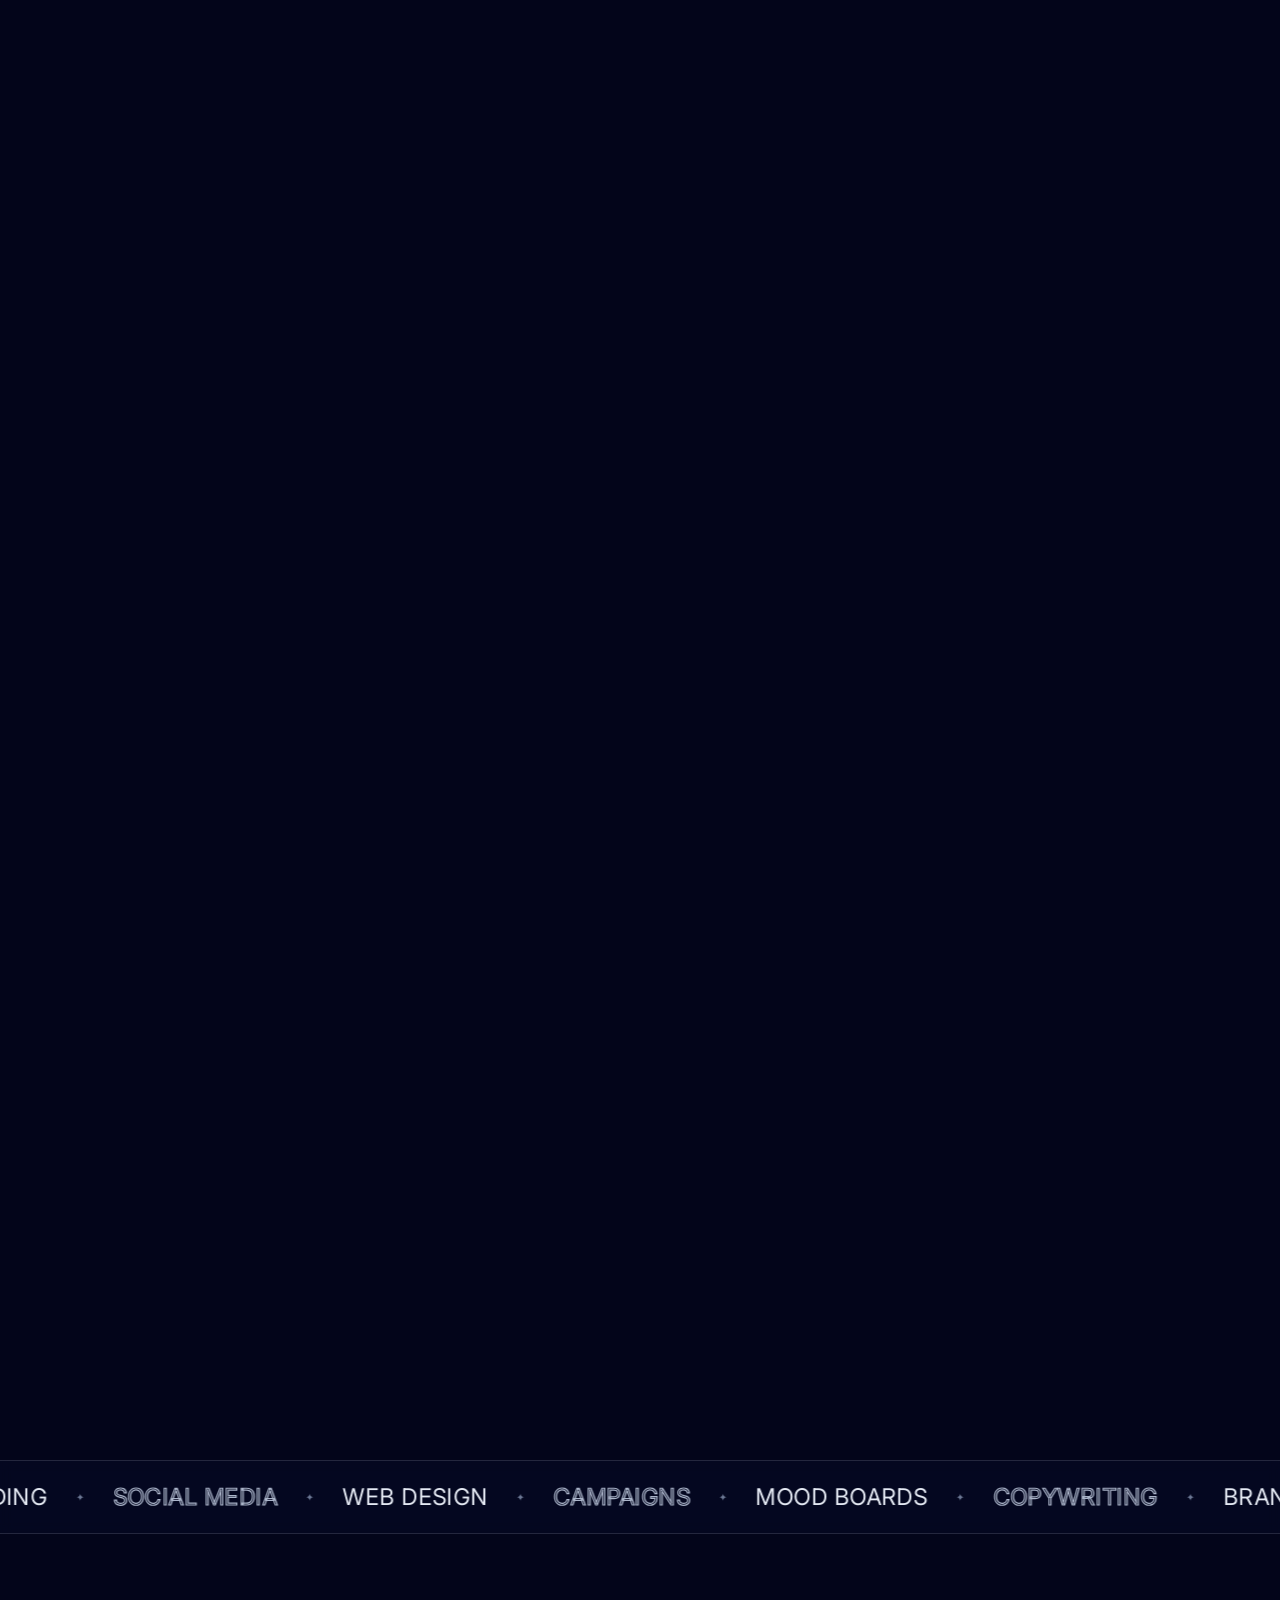
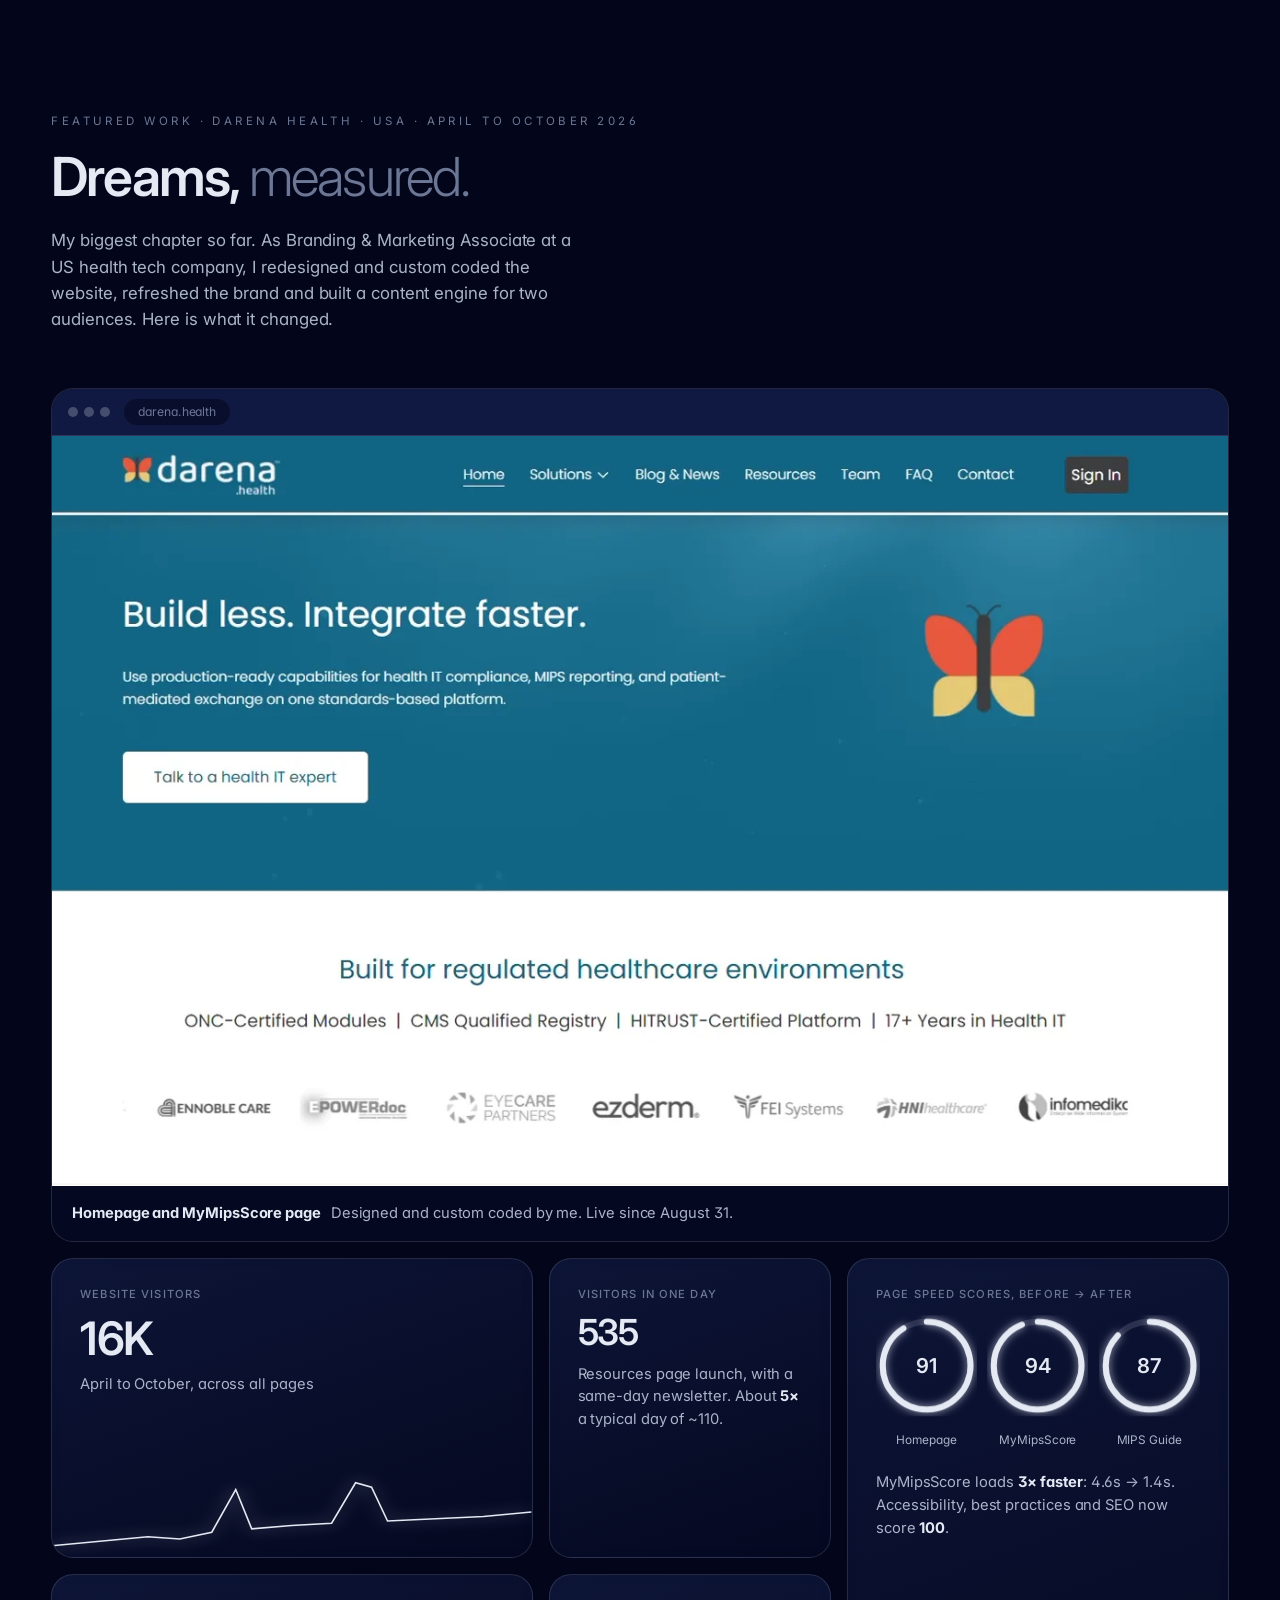
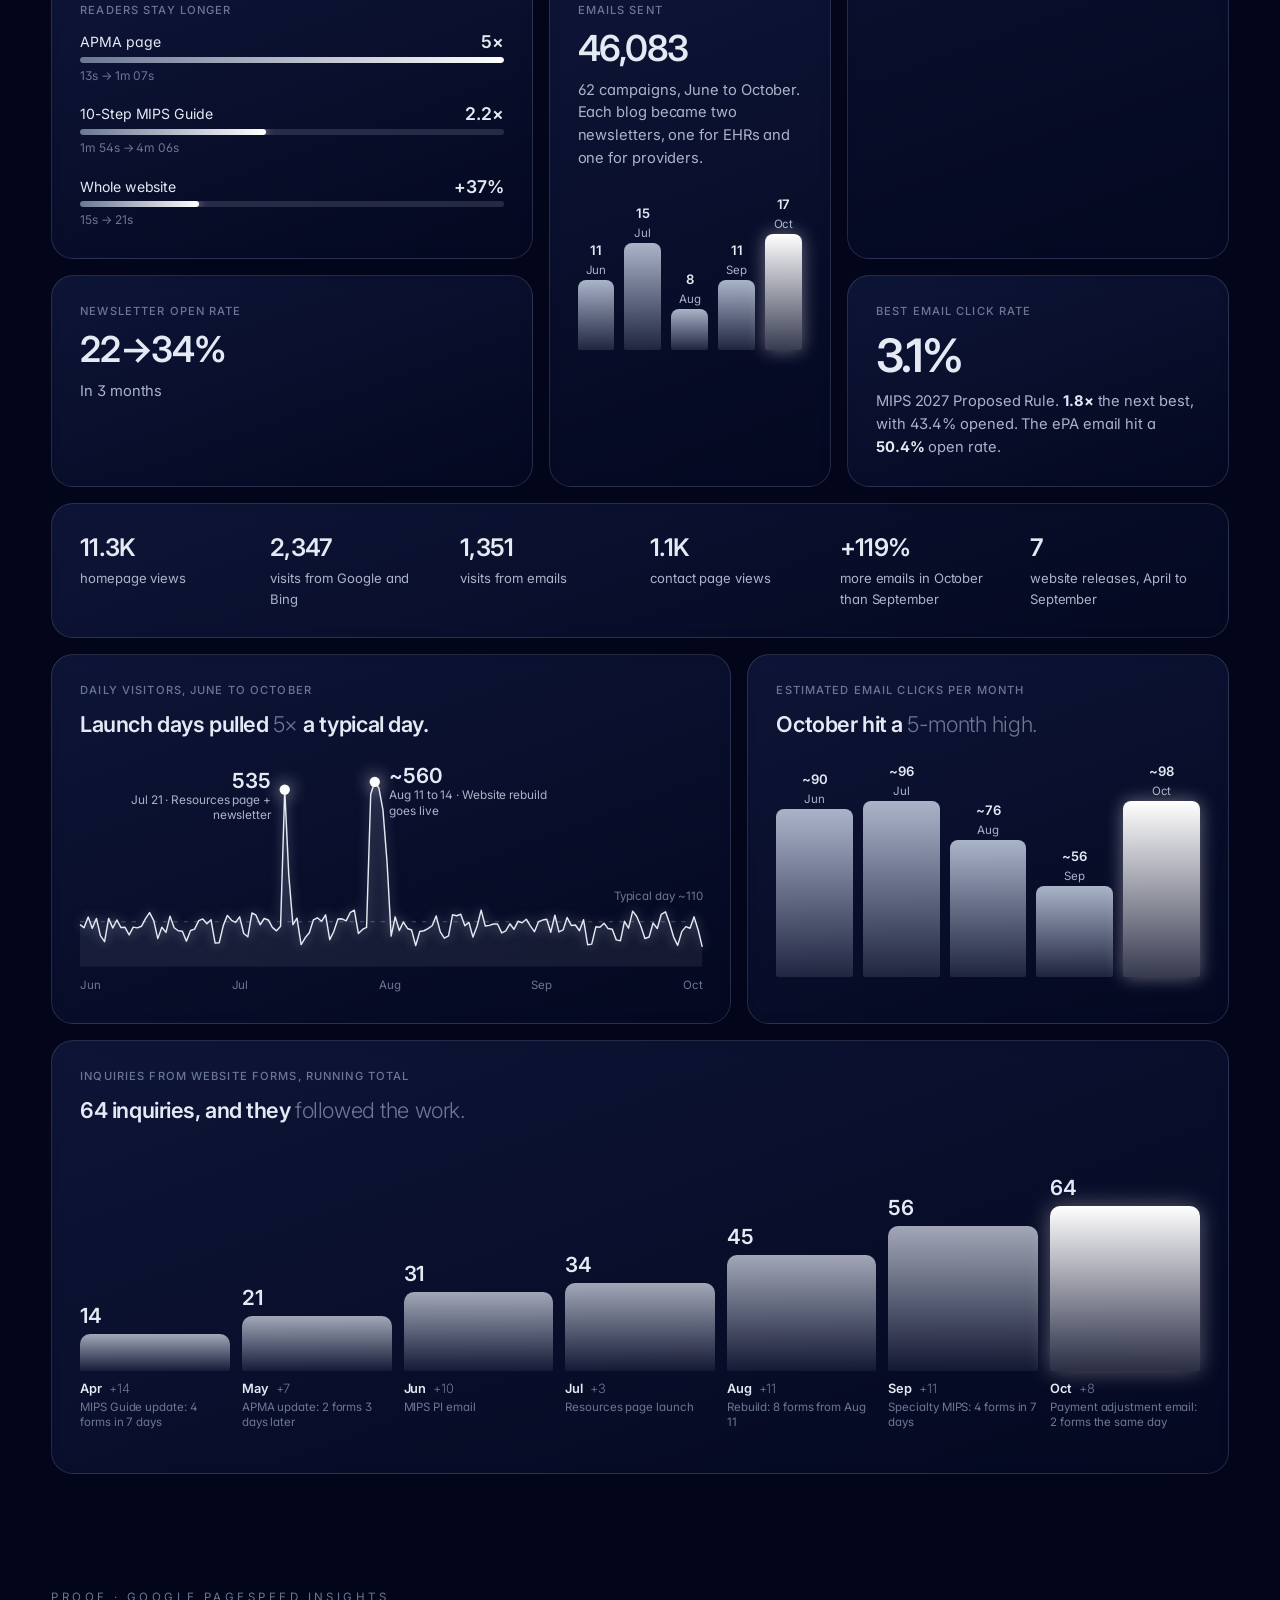
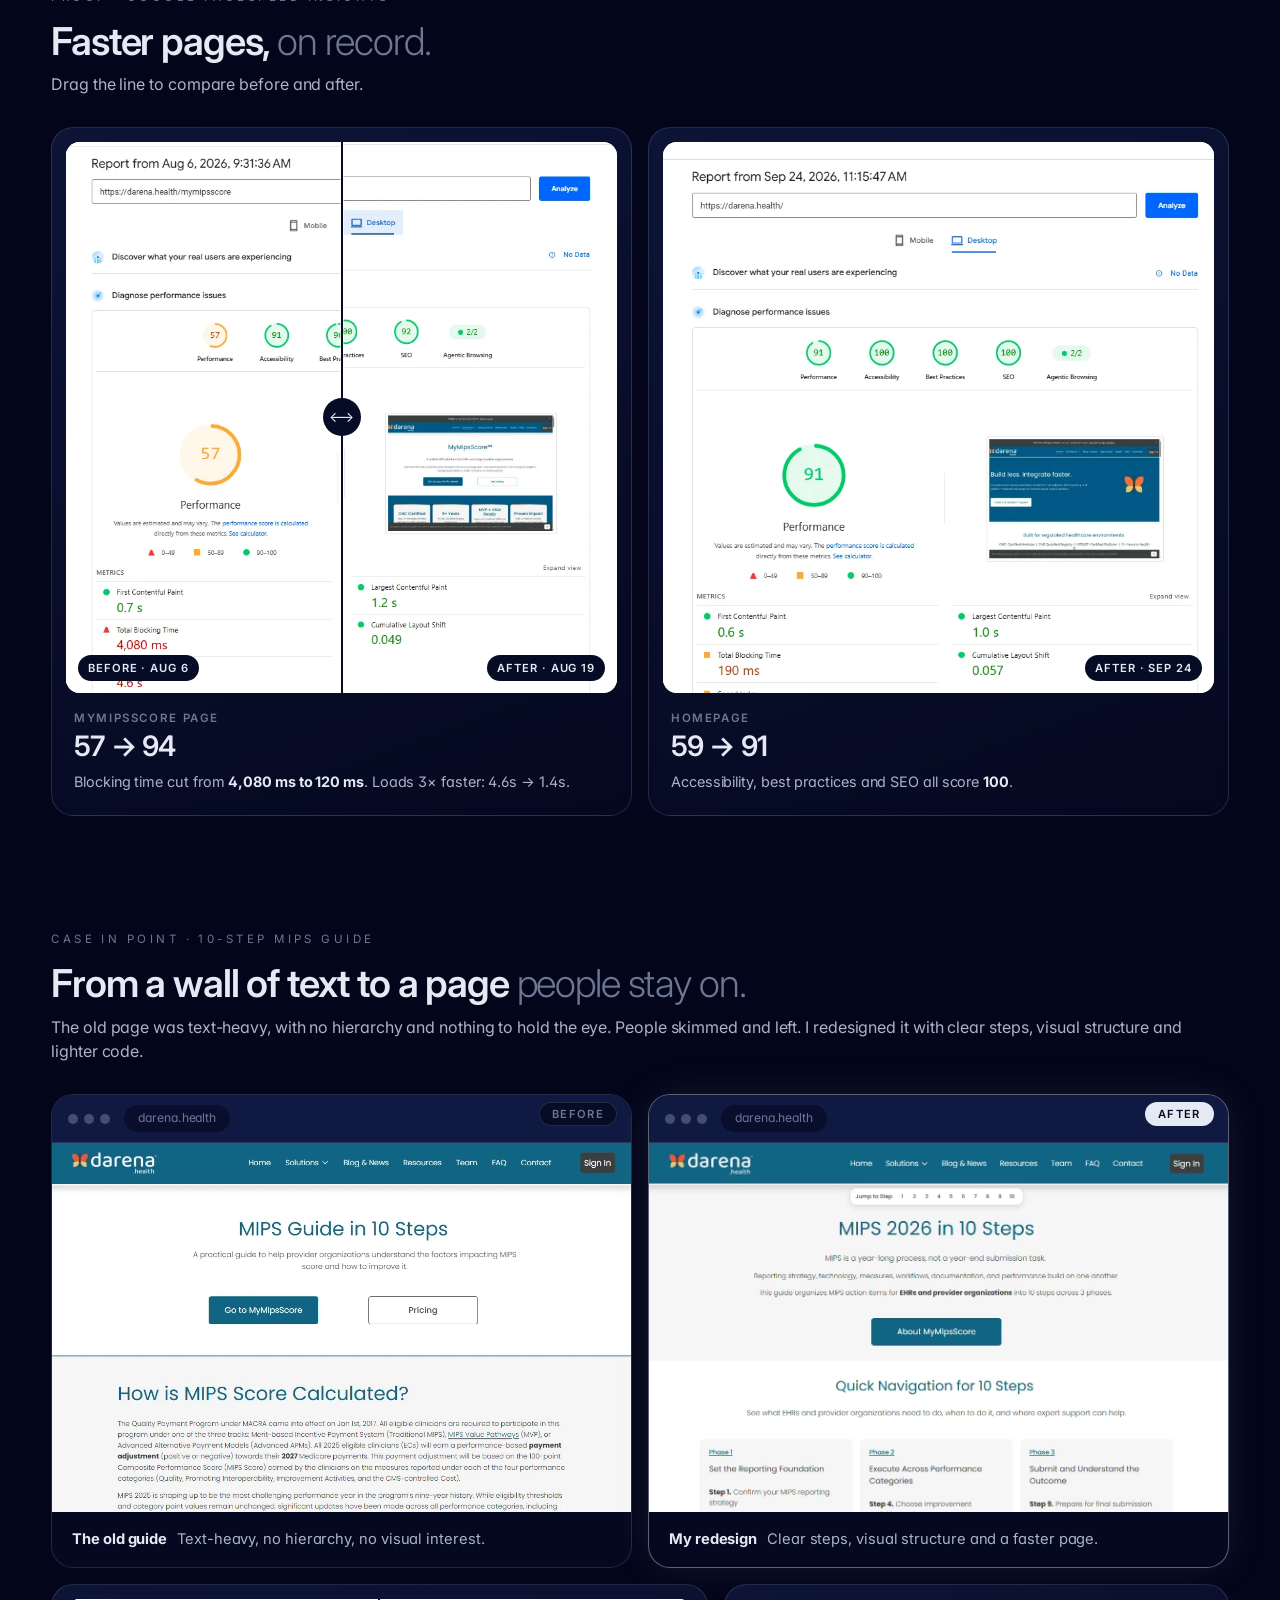
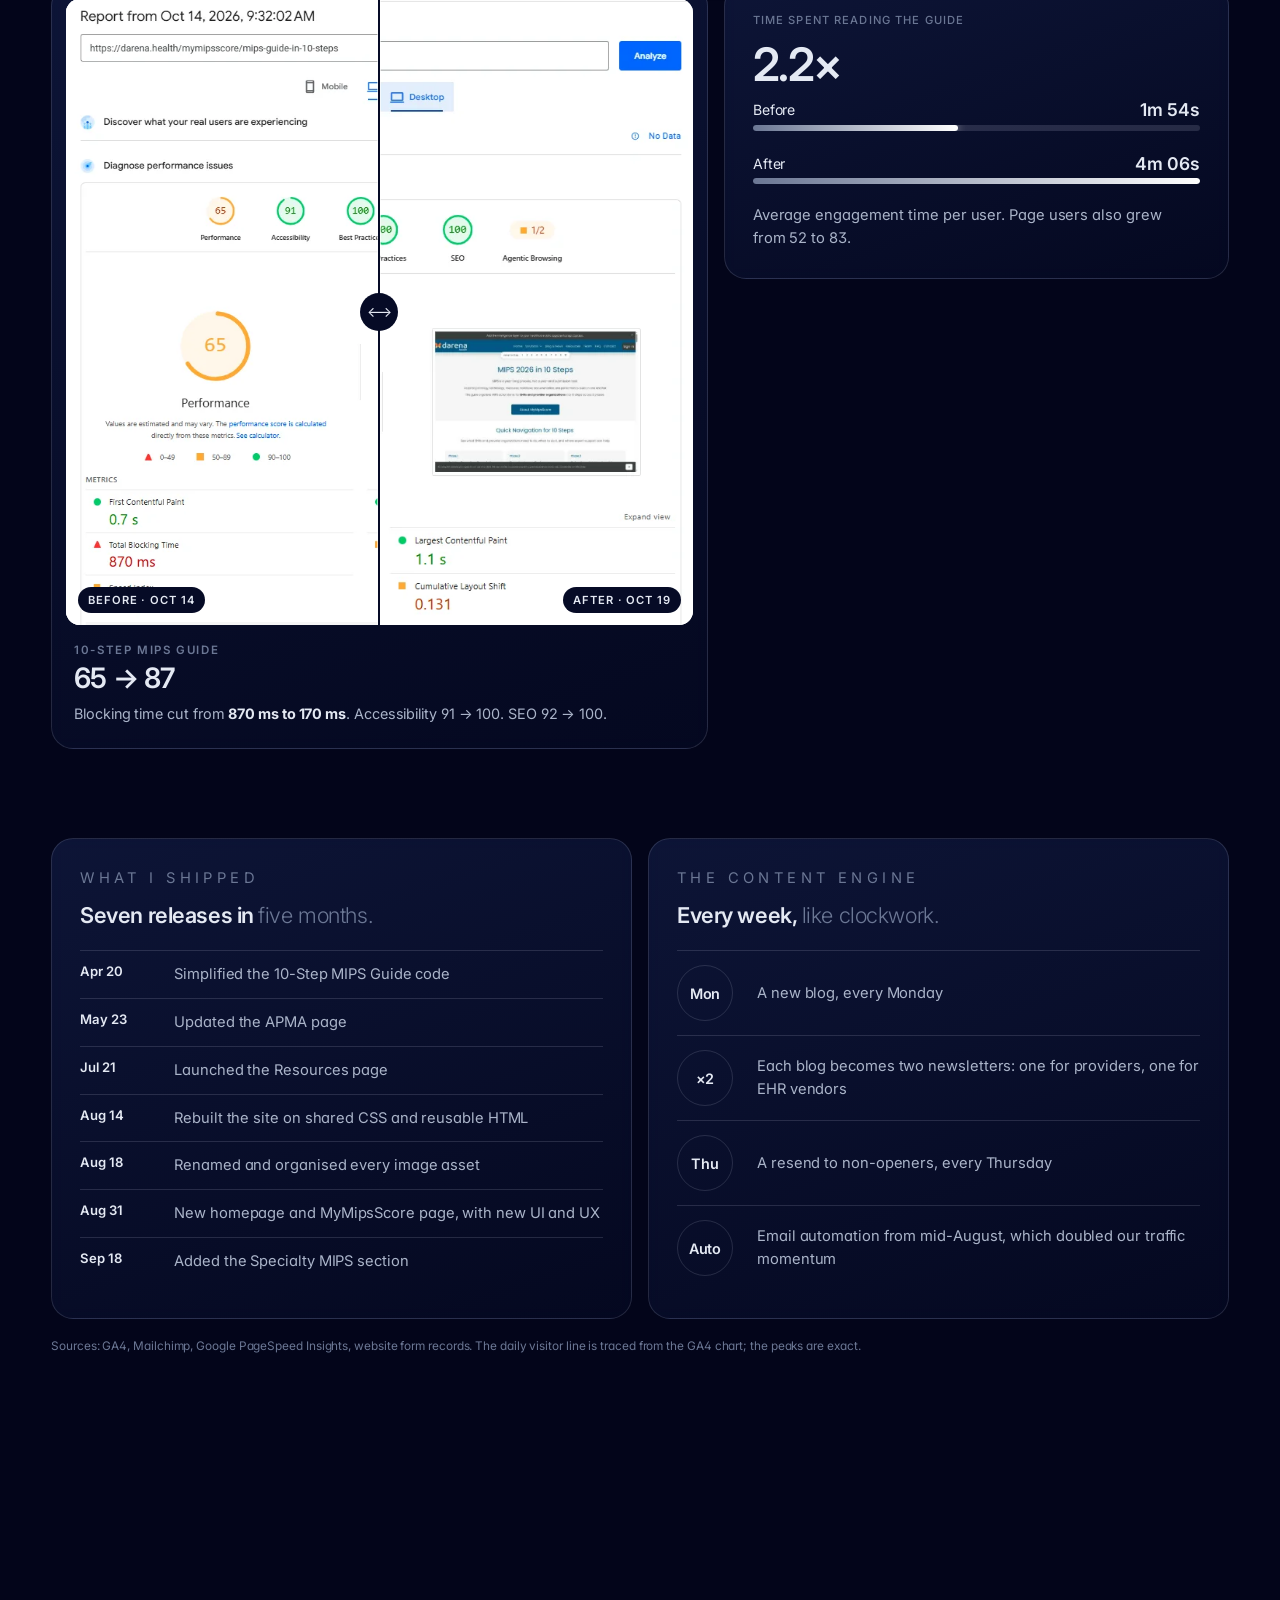
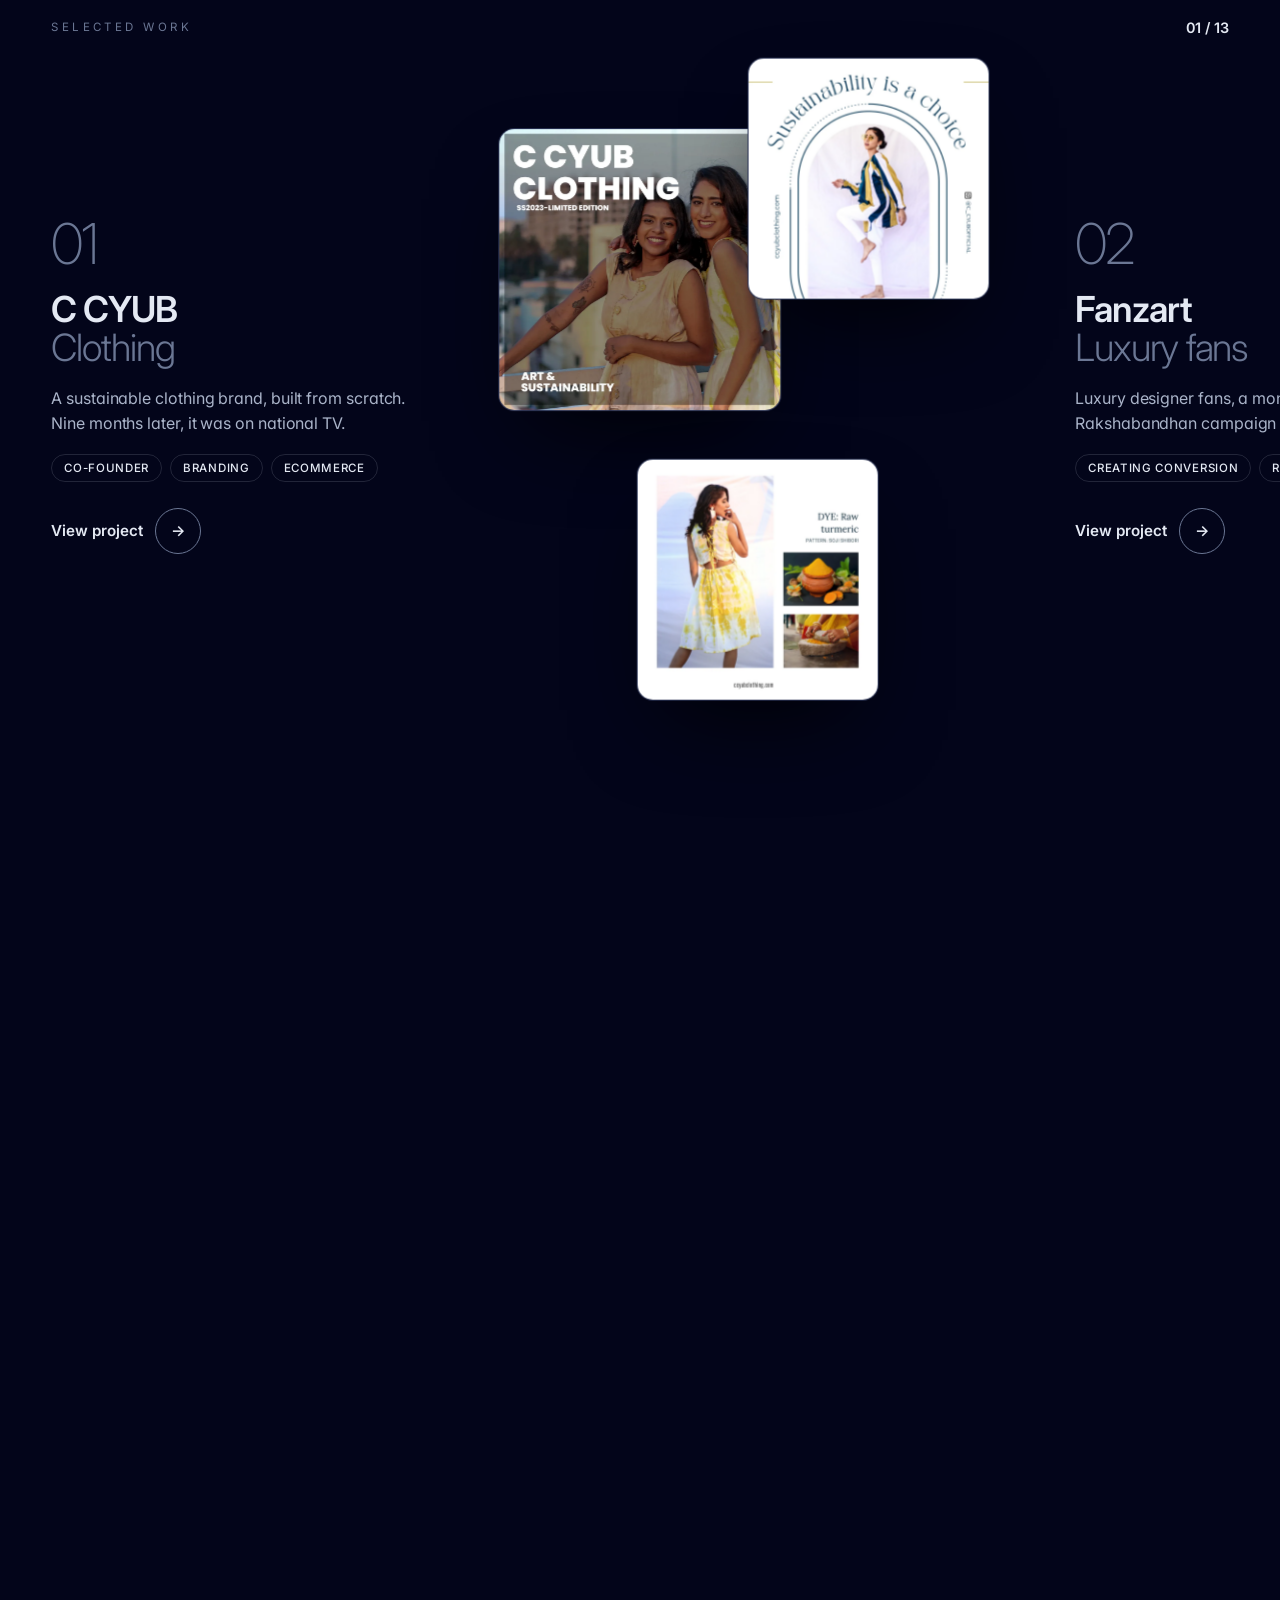
<file: classic/index.html>
<!doctype html>
<html lang="en">
<head>
  <meta charset="utf-8">
  <meta name="viewport" content="width=device-width, initial-scale=1">
  <title>Sushma Somashekar | Creative Canvas</title>
  <meta name="description" content="Creative Canvas: the design, branding and marketing work of Sushma Somashekar.">
  <meta property="og:title" content="Sushma Somashekar | Creative Canvas">
  <meta property="og:description" content="Design that feels like colour, chaos and calm. Branding, social media, web design and campaigns.">
  <meta property="og:image" content="../assets/img/whims-3.webp">
  <link rel="icon" href="data:image/svg+xml,<svg xmlns='http://www.w3.org/2000/svg' viewBox='0 0 32 32'><rect width='32' height='32' rx='8' fill='%230a1230'/><path d='M16 5l2.6 7.9H27l-6.8 4.9 2.6 8L16 21l-6.8 4.8 2.6-8L5 12.9h8.4z' fill='%23dfe5f0'/></svg>">
  <link rel="preconnect" href="https://fonts.googleapis.com">
  <link rel="preconnect" href="https://fonts.gstatic.com" crossorigin>
  <link href="https://fonts.googleapis.com/css2?family=Inter:wght@200;300;400;500;600&display=swap" rel="stylesheet">
  <link rel="stylesheet" href="css/style.css">
</head>
<body class="is-loading">
  <canvas id="sky" aria-hidden="true"></canvas>
  <div class="cursor" aria-hidden="true"><span class="cursor-label">View</span></div>

  <!-- Intro -->
  <div class="loader" aria-hidden="true">
    <div class="loader-inner">
      <span class="loader-star">✦</span>
      <p>Creative <em>Canvas</em></p>
    </div>
  </div>

  <header class="nav">
    <a class="logo" href="#top" aria-label="Back to top">Sushma<em>S.</em></a>
    <nav>
      <a href="#impact">Featured</a>
      <a href="#work">Work</a>
      <a href="#wall">Wall</a>
      <a href="#contact">Contact</a>
      <button class="quick-btn" id="quick-btn" aria-controls="quick" aria-expanded="false">Quick view</button>
    </nav>
  </header>

  <main id="top">
    <!-- COSMOS: milky way zooms into a planetary system -->
    <section class="cosmos" id="cosmos">
      <div class="cosmos-sticky">
        <canvas id="galaxy" aria-hidden="true"></canvas>
        <div class="cosmos-intro">
          <p class="tag">Sushma Somashekar · Designer &amp; brand storyteller</p>
          <h1 class="hero-title">
            <span class="line"><span>Creative</span></span>
            <span class="line"><span><em>Canvas</em></span></span>
          </h1>
          <p class="cosmos-hint">Scroll to zoom into my universe <span>↓</span></p>
        </div>
        <div class="system" id="system">
          <svg class="orbits" id="orbits" aria-hidden="true"></svg>
          <button class="sun" id="sun" aria-label="About me: open my journey"><span>S</span></button>
          <div id="planets"></div>
        </div>
        <p class="system-caption" id="system-caption">Seven worlds, seven chapters. <b>Hover a planet</b>, click to explore.</p>
        <div class="planet-card" id="planet-card" aria-live="polite" hidden>
          <button class="pc-close" aria-label="Close">×</button>
          <p class="tag" id="pc-years"></p>
          <h3 id="pc-title"></h3>
          <p id="pc-line"></p>
          <div class="pc-brands" id="pc-brands"></div>
        </div>
      </div>
    </section>

    <!-- MARQUEE -->
    <div class="marquee" aria-hidden="true">
      <div class="marquee-track" data-marquee>
        <span>Branding</span><i>✦</i><span class="o">Social media</span><i>✦</i><span>Web design</span><i>✦</i><span class="o">Campaigns</span><i>✦</i><span>Mood boards</span><i>✦</i><span class="o">Copywriting</span><i>✦</i>
        <span>Branding</span><i>✦</i><span class="o">Social media</span><i>✦</i><span>Web design</span><i>✦</i><span class="o">Campaigns</span><i>✦</i><span>Mood boards</span><i>✦</i><span class="o">Copywriting</span><i>✦</i>
      </div>
    </div>

    <!-- IMPACT: Darena Health, the headline -->
    <section class="impact" id="impact">
      <div class="impact-head">
        <p class="tag">Featured work · Darena Health · USA · April to October 2026</p>
        <h2>Dreams, <em>measured.</em></h2>
        <p class="impact-sub">My biggest chapter so far. As Branding &amp; Marketing Associate at a US health tech company, I redesigned and custom coded the website, refreshed the brand and built a content engine for two audiences. Here is what it changed.</p>
      </div>

      <div class="d-films" id="d-films"></div>

      <div class="bento">
        <article class="b b-visitors">
          <span class="k">Website visitors</span>
          <span class="big" data-count="16" data-suffix="K">0</span>
          <p>April to October, across all pages</p>
          <svg class="spark" viewBox="0 0 300 80" preserveAspectRatio="none" aria-hidden="true">
            <path d="M0 70 L30 66 L60 62 L80 64 L100 58 L115 20 L125 55 L150 52 L175 50 L190 14 L200 18 L210 48 L240 46 L270 44 L300 40" />
          </svg>
        </article>

        <article class="b b-day">
          <span class="k">Visitors in one day</span>
          <span class="big" data-count="535">0</span>
          <p>Resources page launch, with a same-day newsletter. About <strong>5×</strong> a typical day of ~110.</p>
        </article>

        <article class="b b-speed">
          <span class="k">Page speed scores, before → after</span>
          <div class="rings">
            <figure class="ring" data-from="59" data-to="91"><svg viewBox="0 0 120 120"><circle cx="60" cy="60" r="52"/><circle class="fg" cx="60" cy="60" r="52"/></svg><b>59</b><figcaption>Homepage</figcaption></figure>
            <figure class="ring" data-from="57" data-to="94"><svg viewBox="0 0 120 120"><circle cx="60" cy="60" r="52"/><circle class="fg" cx="60" cy="60" r="52"/></svg><b>57</b><figcaption>MyMipsScore</figcaption></figure>
            <figure class="ring" data-from="65" data-to="87"><svg viewBox="0 0 120 120"><circle cx="60" cy="60" r="52"/><circle class="fg" cx="60" cy="60" r="52"/></svg><b>65</b><figcaption>MIPS Guide</figcaption></figure>
          </div>
          <p>MyMipsScore loads <strong>3× faster</strong>: 4.6s → 1.4s. Accessibility, best practices and SEO now score <strong>100</strong>.</p>
        </article>

        <article class="b b-read">
          <span class="k">Readers stay longer</span>
          <div class="bars">
            <div class="bar"><span class="lbl">APMA page</span><span class="track"><i style="--w:100%"></i></span><span class="val">5×</span><small>13s → 1m 07s</small></div>
            <div class="bar"><span class="lbl">10-Step MIPS Guide</span><span class="track"><i style="--w:44%"></i></span><span class="val">2.2×</span><small>1m 54s → 4m 06s</small></div>
            <div class="bar"><span class="lbl">Whole website</span><span class="track"><i style="--w:28%"></i></span><span class="val">+37%</span><small>15s → 21s</small></div>
          </div>
        </article>

        <article class="b b-email">
          <span class="k">Emails sent</span>
          <span class="big" data-count="46083">0</span>
          <p>62 campaigns, June to October. Each blog became two newsletters, one for EHRs and one for providers.</p>
          <div class="cols" aria-label="Campaigns per month">
            <span style="--h:65%"><i>11</i>Jun</span><span style="--h:88%"><i>15</i>Jul</span><span style="--h:47%"><i>8</i>Aug</span><span style="--h:65%"><i>11</i>Sep</span><span style="--h:100%" class="hi"><i>17</i>Oct</span>
          </div>
        </article>

        <article class="b b-open">
          <span class="k">Newsletter open rate</span>
          <span class="big"><span data-count="22">0</span>→<span data-count="34" data-suffix="%">0</span></span>
          <p>In 3 months</p>
        </article>

        <article class="b b-click">
          <span class="k">Best email click rate</span>
          <span class="big" data-count="3.1" data-dec="1" data-suffix="%">0</span>
          <p>MIPS 2027 Proposed Rule. <strong>1.8×</strong> the next best, with 43.4% opened. The ePA email hit a <strong>50.4%</strong> open rate.</p>
        </article>


        <article class="b b-traffic">
          <div><span class="mid" data-count="11.3" data-dec="1" data-suffix="K">0</span><p>homepage views</p></div>
          <div><span class="mid" data-count="2347">0</span><p>visits from Google and Bing</p></div>
          <div><span class="mid" data-count="1351">0</span><p>visits from emails</p></div>
          <div><span class="mid" data-count="1.1" data-dec="1" data-suffix="K">0</span><p>contact page views</p></div>
          <div><span class="mid" data-count="119" data-prefix="+" data-suffix="%">0</span><p>more emails in October than September</p></div>
          <div><span class="mid" data-count="7">0</span><p>website releases, April to September</p></div>
        </article>
      </div>

      <div class="bento bento-2">
        <article class="b d-traffic">
          <span class="k">Daily visitors, June to October</span>
          <h3 class="d-h">Launch days pulled <em>5×</em> a typical day.</h3>
          <div class="d-chart">
            <svg viewBox="0 0 600 200" aria-label="Daily visitors. Peaks of 535 on July 21 and about 560 on August 11 to 14. Typical day about 110.">
              <line class="typ" x1="0" y1="157" x2="600" y2="157"/>
              <path class="area" d="M0.0 159.7 L3.9 162.6 L7.9 152.4 L11.8 163.2 L15.8 153.8 L19.7 170.3 L23.7 176.1 L27.6 153.7 L31.6 162.9 L35.5 155.2 L39.5 162.5 L43.4 162.3 L47.4 169.6 L51.3 162.1 L55.3 162.8 L59.2 161.3 L63.2 153.9 L67.1 148.1 L71.1 155.8 L75.0 173.2 L78.9 162.3 L82.9 167.2 L86.8 151.5 L90.8 162.7 L94.7 165.6 L98.7 166.0 L102.6 175.6 L106.6 165.4 L110.5 164.0 L114.5 155.8 L118.4 154.2 L122.4 158.9 L126.3 155.0 L130.3 177.5 L134.2 177.2 L138.2 160.4 L142.1 150.8 L146.1 155.5 L150.0 157.6 L153.9 152.2 L157.9 168.3 L161.8 171.4 L165.8 148.5 L169.7 150.6 L173.7 159.8 L177.6 153.8 L181.6 155.2 L185.5 162.4 L189.5 165.7 L193.4 161.3 L197.4 29.5 L201.3 112.0 L205.3 159.8 L209.2 153.5 L213.2 178.9 L217.1 172.4 L221.1 167.6 L225.0 155.2 L228.9 153.1 L232.9 156.5 L236.8 150.2 L240.8 174.2 L244.7 166.3 L248.7 154.3 L252.6 154.1 L256.6 156.1 L260.5 148.2 L264.5 145.8 L268.4 168.2 L272.4 164.3 L276.3 162.4 L280.3 34.0 L284.2 22.0 L288.2 28.0 L292.1 49.0 L296.1 100.0 L300.0 170.8 L303.9 152.2 L307.9 165.3 L311.8 157.2 L315.8 163.4 L319.7 164.9 L323.7 179.9 L327.6 166.4 L331.6 165.6 L335.5 163.5 L339.5 160.8 L343.4 151.4 L347.4 166.7 L351.3 172.8 L355.3 170.6 L359.2 150.2 L363.2 151.1 L367.1 149.7 L371.1 160.7 L375.0 157.5 L378.9 171.7 L382.9 161.0 L386.8 145.7 L390.8 161.1 L394.7 160.4 L398.7 159.1 L402.6 159.1 L406.6 167.7 L410.5 165.8 L414.5 158.9 L418.4 164.2 L422.4 156.5 L426.3 157.9 L430.3 154.5 L434.2 160.9 L438.2 166.5 L442.1 156.9 L446.1 155.3 L450.0 154.6 L453.9 167.0 L457.9 150.7 L461.8 166.7 L465.8 164.8 L469.7 152.8 L473.7 160.5 L477.6 160.1 L481.6 165.6 L485.5 154.9 L489.5 179.1 L493.4 178.5 L497.4 161.8 L501.3 162.2 L505.3 158.3 L509.2 163.5 L513.2 164.2 L517.1 174.4 L521.1 175.2 L525.0 156.5 L528.9 163.1 L532.9 146.7 L536.8 151.9 L540.8 161.3 L544.7 173.1 L548.7 171.6 L552.6 158.2 L556.6 163.4 L560.5 149.7 L564.5 147.4 L568.4 158.1 L572.4 171.7 L576.3 179.7 L580.3 166.2 L584.2 161.6 L588.2 163.2 L592.1 152.2 L596.1 165.1 L600.0 181.1 L600 200 L0 200 Z"/>
              <path class="ln" d="M0.0 159.7 L3.9 162.6 L7.9 152.4 L11.8 163.2 L15.8 153.8 L19.7 170.3 L23.7 176.1 L27.6 153.7 L31.6 162.9 L35.5 155.2 L39.5 162.5 L43.4 162.3 L47.4 169.6 L51.3 162.1 L55.3 162.8 L59.2 161.3 L63.2 153.9 L67.1 148.1 L71.1 155.8 L75.0 173.2 L78.9 162.3 L82.9 167.2 L86.8 151.5 L90.8 162.7 L94.7 165.6 L98.7 166.0 L102.6 175.6 L106.6 165.4 L110.5 164.0 L114.5 155.8 L118.4 154.2 L122.4 158.9 L126.3 155.0 L130.3 177.5 L134.2 177.2 L138.2 160.4 L142.1 150.8 L146.1 155.5 L150.0 157.6 L153.9 152.2 L157.9 168.3 L161.8 171.4 L165.8 148.5 L169.7 150.6 L173.7 159.8 L177.6 153.8 L181.6 155.2 L185.5 162.4 L189.5 165.7 L193.4 161.3 L197.4 29.5 L201.3 112.0 L205.3 159.8 L209.2 153.5 L213.2 178.9 L217.1 172.4 L221.1 167.6 L225.0 155.2 L228.9 153.1 L232.9 156.5 L236.8 150.2 L240.8 174.2 L244.7 166.3 L248.7 154.3 L252.6 154.1 L256.6 156.1 L260.5 148.2 L264.5 145.8 L268.4 168.2 L272.4 164.3 L276.3 162.4 L280.3 34.0 L284.2 22.0 L288.2 28.0 L292.1 49.0 L296.1 100.0 L300.0 170.8 L303.9 152.2 L307.9 165.3 L311.8 157.2 L315.8 163.4 L319.7 164.9 L323.7 179.9 L327.6 166.4 L331.6 165.6 L335.5 163.5 L339.5 160.8 L343.4 151.4 L347.4 166.7 L351.3 172.8 L355.3 170.6 L359.2 150.2 L363.2 151.1 L367.1 149.7 L371.1 160.7 L375.0 157.5 L378.9 171.7 L382.9 161.0 L386.8 145.7 L390.8 161.1 L394.7 160.4 L398.7 159.1 L402.6 159.1 L406.6 167.7 L410.5 165.8 L414.5 158.9 L418.4 164.2 L422.4 156.5 L426.3 157.9 L430.3 154.5 L434.2 160.9 L438.2 166.5 L442.1 156.9 L446.1 155.3 L450.0 154.6 L453.9 167.0 L457.9 150.7 L461.8 166.7 L465.8 164.8 L469.7 152.8 L473.7 160.5 L477.6 160.1 L481.6 165.6 L485.5 154.9 L489.5 179.1 L493.4 178.5 L497.4 161.8 L501.3 162.2 L505.3 158.3 L509.2 163.5 L513.2 164.2 L517.1 174.4 L521.1 175.2 L525.0 156.5 L528.9 163.1 L532.9 146.7 L536.8 151.9 L540.8 161.3 L544.7 173.1 L548.7 171.6 L552.6 158.2 L556.6 163.4 L560.5 149.7 L564.5 147.4 L568.4 158.1 L572.4 171.7 L576.3 179.7 L580.3 166.2 L584.2 161.6 L588.2 163.2 L592.1 152.2 L596.1 165.1 L600.0 181.1"/>
              <circle cx="197.4" cy="29.5" r="5"/><circle cx="284.2" cy="22" r="5"/>
            </svg>
            <span class="pin l" style="left:32.9%;top:4%"><b>535</b>Jul 21 · Resources page + newsletter</span>
            <span class="pin" style="left:47.4%;top:2%"><b>~560</b>Aug 11 to 14 · Website rebuild goes live</span>
            <span class="typ-l">Typical day ~110</span>
          </div>
          <div class="d-months"><span>Jun</span><span>Jul</span><span>Aug</span><span>Sep</span><span>Oct</span></div>
        </article>

        <article class="b d-clicks">
          <span class="k">Estimated email clicks per month</span>
          <h3 class="d-h">October hit a <em>5-month high.</em></h3>
          <div class="cols" aria-label="Email clicks per month">
            <span style="--h:92%"><i>~90</i>Jun</span><span style="--h:98%"><i>~96</i>Jul</span><span style="--h:78%"><i>~76</i>Aug</span><span style="--h:57%"><i>~56</i>Sep</span><span style="--h:100%" class="hi"><i>~98</i>Oct</span>
          </div>
        </article>

        <article class="b d-inq">
          <span class="k">Inquiries from website forms, running total</span>
          <h3 class="d-h"><span data-count="64">0</span> inquiries, and they <em>followed the work.</em></h3>
          <ol class="inq">
            <li style="--h:22%"><b>14</b><i></i><span>Apr <em>+14</em></span><small>MIPS Guide update: 4 forms in 7 days</small></li>
            <li style="--h:33%"><b>21</b><i></i><span>May <em>+7</em></span><small>APMA update: 2 forms 3 days later</small></li>
            <li style="--h:48%"><b>31</b><i></i><span>Jun <em>+10</em></span><small>MIPS PI email</small></li>
            <li style="--h:53%"><b>34</b><i></i><span>Jul <em>+3</em></span><small>Resources page launch</small></li>
            <li style="--h:70%"><b>45</b><i></i><span>Aug <em>+11</em></span><small>Rebuild: 8 forms from Aug 11</small></li>
            <li style="--h:88%"><b>56</b><i></i><span>Sep <em>+11</em></span><small>Specialty MIPS: 4 forms in 7 days</small></li>
            <li style="--h:100%" class="hi"><b>64</b><i></i><span>Oct <em>+8</em></span><small>Payment adjustment email: 2 forms the same day</small></li>
          </ol>
        </article>
      </div>

      <div class="d-proof">
        <div class="d-sub-head">
          <p class="tag">Proof · Google PageSpeed Insights</p>
          <h3>Faster pages, <em>on record.</em></h3>
          <p>Drag the line to compare before and after.</p>
        </div>
        <div class="d-pairs">
          <figure class="b cmp-card">
            <div class="cmp" style="--p:50%">
              <img src="../assets/img/ps-mymips-after.webp" alt="MyMipsScore PageSpeed report after, August 19: performance 94" loading="lazy">
              <div class="cmp-before"><img src="../assets/img/ps-mymips-before.webp" alt="MyMipsScore PageSpeed report before, August 6: performance 57" loading="lazy"></div>
              <span class="cmp-bar"></span><span class="cmp-tag l">Before · Aug 6</span><span class="cmp-tag r">After · Aug 19</span>
              <input type="range" min="0" max="100" value="50" aria-label="Compare MyMipsScore before and after">
            </div>
            <figcaption><b>MyMipsScore page</b><span class="d-delta">57 → 94</span>Blocking time cut from <strong>4,080 ms to 120 ms</strong>. Loads 3× faster: 4.6s → 1.4s.</figcaption>
          </figure>
          <figure class="b cmp-card">
            <div class="cmp single"><img src="../assets/img/ps-home-after.webp" alt="Homepage PageSpeed report after the revamp: 91, 100, 100, 100" loading="lazy"><span class="cmp-tag r">After · Sep 24</span></div>
            <figcaption><b>Homepage</b><span class="d-delta">59 → 91</span>Accessibility, best practices and SEO all score <strong>100</strong>.</figcaption>
          </figure>
        </div>
        <div class="d-vs">
          <div class="d-sub-head">
            <p class="tag">Case in point · 10-Step MIPS Guide</p>
            <h3>From a wall of text to a page <em>people stay on.</em></h3>
            <p>The old page was text-heavy, with no hierarchy and nothing to hold the eye. People skimmed and left. I redesigned it with clear steps, visual structure and lighter code.</p>
          </div>
          <div class="d-vs-films">
            <div class="d-film-slot" data-slot="mips10-before"></div>
            <div class="d-film-slot" data-slot="mips10"></div>
          </div>
          <div class="d-vs-proof">
            <figure class="b cmp-card">
              <div class="cmp" style="--p:50%">
                <img src="../assets/img/ps-mips10-after.webp" alt="10-Step MIPS Guide PageSpeed report after, October 19: performance 87" loading="lazy">
                <div class="cmp-before"><img src="../assets/img/ps-mips10-before.webp" alt="10-Step MIPS Guide PageSpeed report before, October 14: performance 65" loading="lazy"></div>
                <span class="cmp-bar"></span><span class="cmp-tag l">Before · Oct 14</span><span class="cmp-tag r">After · Oct 19</span>
                <input type="range" min="0" max="100" value="50" aria-label="Compare 10-Step MIPS Guide before and after">
              </div>
              <figcaption><b>10-Step MIPS Guide</b><span class="d-delta">65 → 87</span>Blocking time cut from <strong>870 ms to 170 ms</strong>. Accessibility 91 → 100. SEO 92 → 100.</figcaption>
            </figure>
            <article class="b d-stay">
              <span class="k">Time spent reading the guide</span>
              <span class="big" data-count="2.2" data-dec="1" data-suffix="×">0</span>
              <div class="bars">
                <div class="bar"><span class="lbl">Before</span><span class="track"><i style="--w:46%"></i></span><span class="val">1m 54s</span></div>
                <div class="bar"><span class="lbl">After</span><span class="track"><i style="--w:100%"></i></span><span class="val">4m 06s</span></div>
              </div>
              <p>Average engagement time per user. Page users also grew from 52 to 83.</p>
            </article>
          </div>
        </div>
      </div>

      <div class="d-grid2">
        <article class="b d-time">
          <p class="tag">What I shipped</p>
          <h3 class="d-h">Seven releases in <em>five months.</em></h3>
          <ol>
            <li><time>Apr 20</time><span>Simplified the 10-Step MIPS Guide code</span></li>
            <li><time>May 23</time><span>Updated the APMA page</span></li>
            <li><time>Jul 21</time><span>Launched the Resources page</span></li>
            <li><time>Aug 14</time><span>Rebuilt the site on shared CSS and reusable HTML</span></li>
            <li><time>Aug 18</time><span>Renamed and organised every image asset</span></li>
            <li><time>Aug 31</time><span>New homepage and MyMipsScore page, with new UI and UX</span></li>
            <li><time>Sep 18</time><span>Added the Specialty MIPS section</span></li>
          </ol>
        </article>
        <article class="b d-engine">
          <p class="tag">The content engine</p>
          <h3 class="d-h">Every week, <em>like clockwork.</em></h3>
          <ul>
            <li><b>Mon</b><span>A new blog, every Monday</span></li>
            <li><b>×2</b><span>Each blog becomes two newsletters: one for providers, one for EHR vendors</span></li>
            <li><b>Thu</b><span>A resend to non-openers, every Thursday</span></li>
            <li><b>Auto</b><span>Email automation from mid-August, which doubled our traffic momentum</span></li>
          </ul>
        </article>
      </div>
      <p class="source">Sources: GA4, Mailchimp, Google PageSpeed Insights, website form records. The daily visitor line is traced from the GA4 chart; the peaks are exact.</p>
    </section>

    <!-- WORK: pinned horizontal -->
    <section class="work" id="work">
      <div class="work-sticky">
        <div class="work-head">
          <p class="tag" id="work-tag">Selected work</p>
          <p class="work-progress"><span id="work-count">01</span> / <span id="work-total">13</span></p>
        </div>
        <div class="work-track" id="work-track"><!-- panels by js --></div>
      </div>
    </section>

    <!-- WALL -->
    <section class="wall" id="wall">
      <div class="wall-head">
        <p class="tag">The wall</p>
        <h2>Every pixel<br>has a <em>feeling.</em></h2>
      </div>
      <div class="wall-cols" id="wall-cols"><!-- tiles by js --></div>
    </section>


    <!-- LOGOS -->
    <section class="logos" aria-label="Brands I've worked with">
      <p class="tag center">Brands I've shaped</p>
      <div class="logos-track" data-marquee="slow" id="logos-track"></div>
    </section>

    <!-- WORDS -->
    <section class="words" id="words">
      <p class="tag center">Words from the sky</p>
      <div class="words-track" data-marquee="slow">
        <!-- quotes by js -->
      </div>
    </section>

    <!-- CONTACT -->
    <section class="contact" id="contact">
      <p class="tag center">Have a dream brief?</p>
      <h2 class="contact-title">Let's make<br>something that<br><em>hits the heart.</em></h2>
      <div class="contact-actions">
        <a class="magnet btn-big" href="mailto:sushma.somashekar082@gmail.com"><span>Write to me ✦</span></a>
        <a class="btn-line" href="https://www.linkedin.com/in/sushma-somashekar-digital-marketing/" target="_blank" rel="noopener">LinkedIn ↗</a>
      </div>
      <p class="contact-mail">sushma.somashekar082@gmail.com</p>
    </section>
  </main>

  <footer class="foot">
    <span>© <span id="year"></span> Sushma Somashekar</span>
    <span>Made under a midnight sky</span>
  </footer>

  <!-- FLOATING CONTROLS -->
  <button class="heart" id="heart" aria-controls="journey" aria-expanded="false">
    <svg viewBox="0 0 24 24" aria-hidden="true"><path d="M12 21s-7.5-4.6-10-9.3C.4 8.6 2.3 4.5 6.1 4.5c2.2 0 3.6 1.2 4.4 2.5h3c.8-1.3 2.2-2.5 4.4-2.5 3.8 0 5.7 4.1 4.1 7.2C19.5 16.4 12 21 12 21z" transform="translate(0 -1)"/></svg>
    <span class="heart-label">Know my journey</span>
  </button>

  <button class="sound" id="sound" aria-pressed="false" aria-label="Play background music">
    <span class="eq"><i></i><i></i><i></i><i></i></span>
    <span class="sound-label">Sound off</span>
  </button>

  <!-- QUICK VIEW -->
  <aside class="quick" id="quick" aria-hidden="true" aria-label="Quick view resume">
    <button class="journey-close quick-close" aria-label="Close">×</button>
    <div class="journey-scroll">
      <p class="tag">Quick view</p>
      <h3 class="q-name">Sushma <em>Somashekar</em></h3>
      <p class="q-sub">Designer, brand storyteller and digital marketer. 5+ years, 10+ brands, 4 countries.</p>
      <div class="q-links"><a class="btn-line" href="mailto:sushma.somashekar082@gmail.com">Email</a><a class="btn-line" href="https://www.linkedin.com/in/sushma-somashekar-digital-marketing/" target="_blank" rel="noopener">LinkedIn ↗</a></div>
      <h4 class="q-h">Experience</h4>
      <ol class="q-list" id="q-exp"></ol>
      <h4 class="q-h">Education</h4>
      <ol class="q-list">
        <li><div><b>Advanced Diploma in Fashion Design</b><span>JD Institute of Fashion Technology, Bangalore</span></div><time>2020 to 2021</time></li>
        <li><div><b>BBA in Marketing · Grade A+</b><span>IMTS Institute (distance education)</span></div><time>2016 to 2019</time></li>
      </ol>
      <h4 class="q-h">Skills</h4>
      <p class="q-tags"><span>Branding</span><span>Copywriting</span><span>Web design</span><span>SEO</span><span>Social media</span><span>Graphic design</span><span>Event design</span><span>Email marketing</span><span>Performance marketing</span></p>
      <h4 class="q-h">Tools</h4>
      <p class="q-tags"><span>Photoshop</span><span>Illustrator</span><span>Lightroom</span><span>Premiere Pro</span><span>Figma</span><span>Canva</span><span>WordPress</span><span>Squarespace</span><span>HTML &amp; CSS</span><span>Google Analytics</span><span>Google Ads</span><span>Meta Ads</span><span>Mailchimp</span><span>SEMrush</span></p>
    </div>
  </aside>

  <!-- JOURNEY PANEL -->
  <aside class="journey" id="journey" aria-hidden="true" aria-label="My journey">
    <button class="journey-close" aria-label="Close">×</button>
    <div class="journey-scroll">
      <header class="j-hero">
        <img src="../assets/img/portrait.webp" alt="Sushma Somashekar" width="583" height="674">
        <div>
          <p class="tag">Hi, I'm</p>
          <h3>Sushma <em>Somashekar</em></h3>
          <p>Designer. Brand storyteller. An Aquarius who has always asked <em>why</em>.</p>
        </div>
      </header>

      <section class="j-feel">
        <p>As a kid, colour didn't just look nice. It made me <em>feel</em> things.</p>
        <ul>
          <li style="--c:#d64545"><span></span>Red · <em>powerful</em></li>
          <li style="--c:#8fc3ec"><span></span>Sky · <em>like a bird</em></li>
          <li style="--c:#e9edf5"><span></span>Moon · <em>calm</em></li>
          <li style="--c:#4fae7c"><span></span>Green · <em>fresh</em></li>
        </ul>
        <p>Later I learned it had a name: colour theory. The same language brands use to speak to people. That's when I knew what I wanted to do.</p>
      </section>

      <ol class="j-steps">
        <li><span class="yr">2016</span><div><h4>Business first</h4><p>Love for colour alone wouldn't cut it. I did a BBA in Marketing at IMTS Institute to understand the business side of brands. Graduated with an A+.</p></div></li>
        <li><span class="yr">2020</span><div><h4>Then, design</h4><p>An Advanced Diploma at JD Institute of Fashion Technology. 60% design, 40% fashion. I loved both.</p></div></li>
        <li><span class="yr">2022</span><div><h4>A brand from scratch</h4><p>I co-founded C CYUB, a sustainable clothing brand. Sourcing, R&amp;D, investor calls, socials. In 9 months, celebrities featured us and our clothes were on Bigg Boss Kannada.</p></div></li>
        <li><span class="yr">2023</span><div><h4>Agency life</h4><p>My first official job, at Creating Conversion. Fanzart, WHIMS, Holiday Tribe, Tasteable, and Aira on weekends. I picked up Illustrator, Photoshop, Lightroom and Premiere Pro on the way.</p></div></li>
        <li><span class="yr">2023</span><div><h4>Across the ocean</h4><p>A Canadian change management expert hired me to build her dream company, Nexa Avenue. A new culture, fully remote. Patience made it magic, and her network became my clients.</p></div></li>
        <li><span class="yr">2025</span><div><h4>A blank page</h4><p>When that chapter closed, I didn't see an empty road. I saw a blank page. I filled it with books, journals and colouring books on Amazon KDP.</p></div></li>
        <li><span class="yr">2025</span><div><h4>Five days later</h4><p>Credtech called. Two months of events: big-screen editorials, panel posters, floor plans, food menus and decor mood boards.</p></div></li>
        <li><span class="yr">Now</span><div><h4>Health IT</h4><p>Branding &amp; Marketing Associate at Darena Health. A whole new field. The wins came a little late. When they came, they felt like stars.</p></div></li>
      </ol>

      <footer class="j-end">
        <p>Still curious. Still asking <em>why</em>.</p>
        <a class="btn-line" href="#contact" data-close>Let's talk ✦</a>
      </footer>
    </div>
  </aside>
  <div class="scrim" id="scrim"></div>

  <!-- PROJECT OVERLAY -->
  <div class="case" id="case" role="dialog" aria-modal="true" aria-labelledby="case-title" aria-hidden="true">
    <button class="case-close" aria-label="Close project">×</button>
    <div class="case-scroll">
      <header class="case-head">
        <p class="tag" id="case-kicker"></p>
        <h2 id="case-title"></h2>
        <div class="case-meta">
          <div><h4>The brand</h4><p id="case-about"></p></div>
          <div><h4>What I did</h4><p id="case-role"></p></div>
          <div><h4>The shine</h4><p id="case-win"></p></div>
        </div>
      </header>
      <div class="case-pts" id="case-pts"></div>
      <div class="case-reels" id="case-reels"></div>
      <div class="case-media" id="case-media"></div>
      <p class="case-link" id="case-link"></p>
    </div>
  </div>

  <script src="js/main.js"></script>
</body>
</html>
</file>
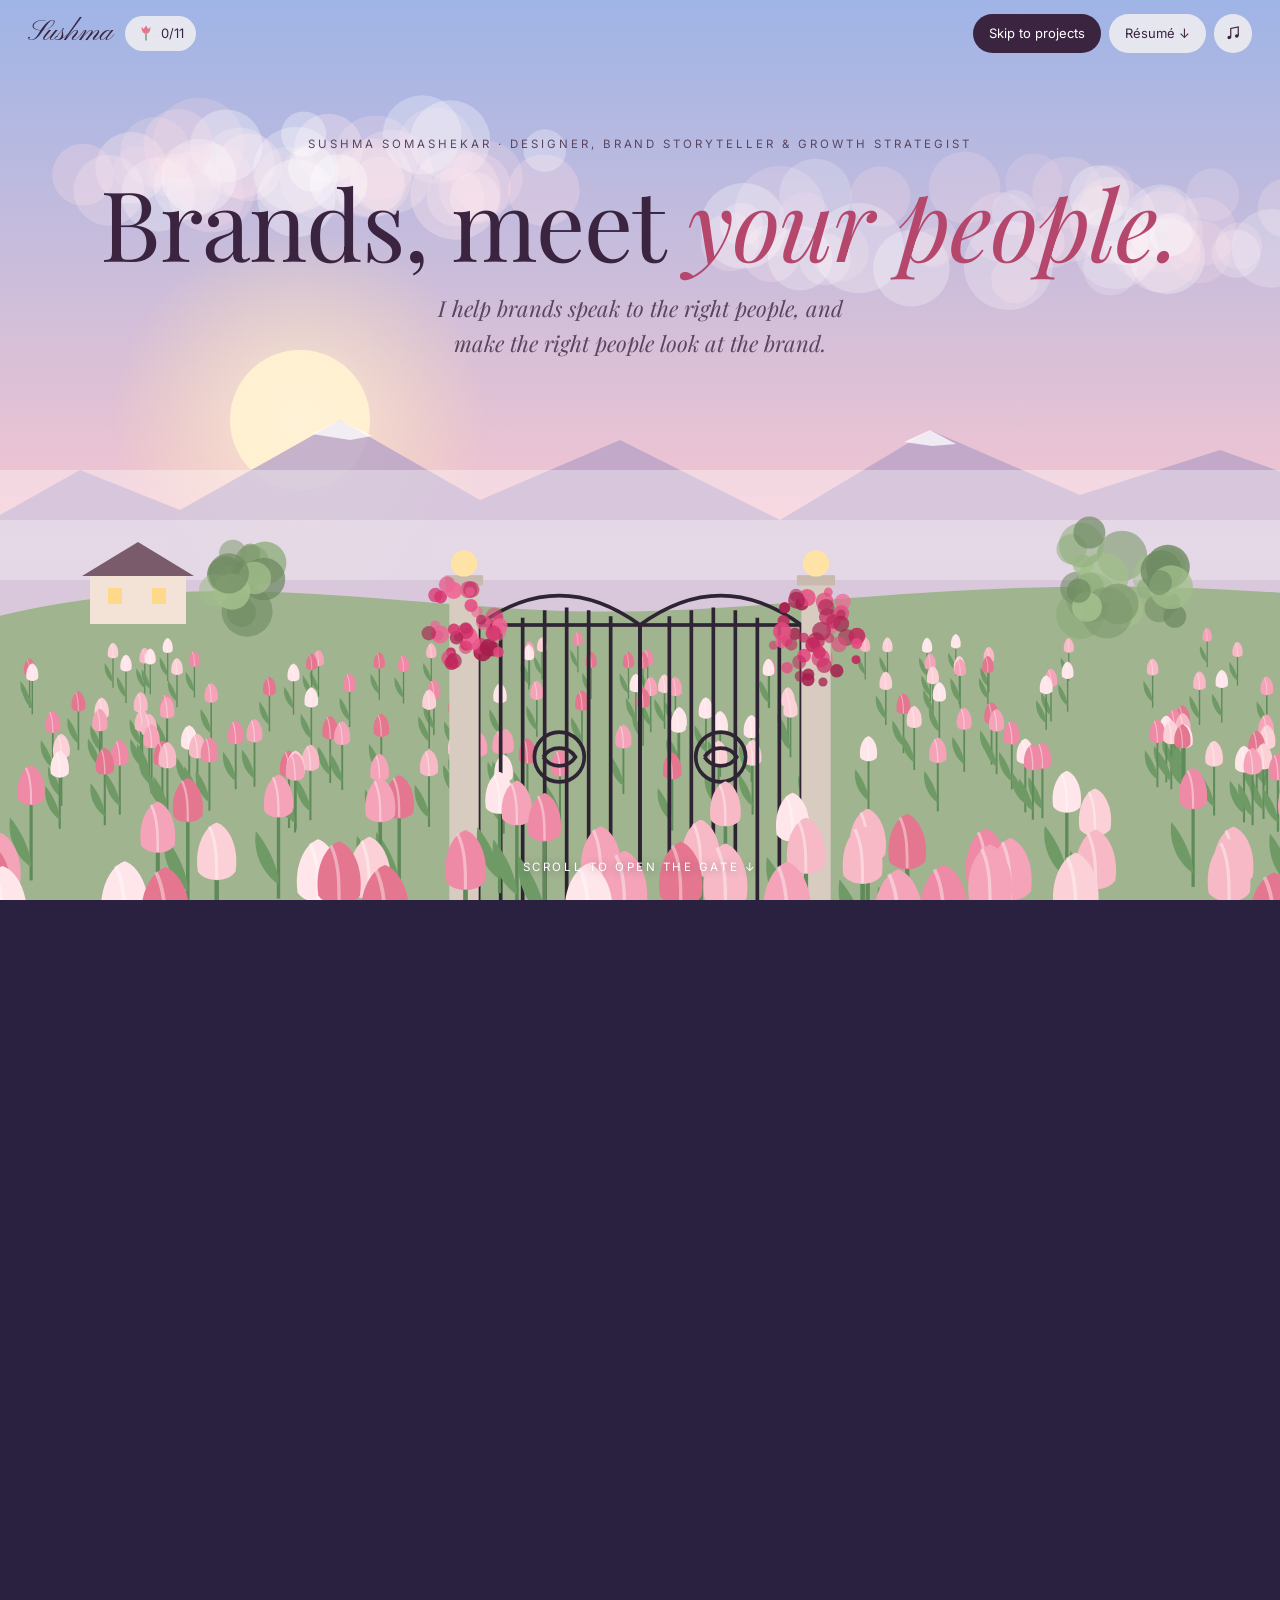
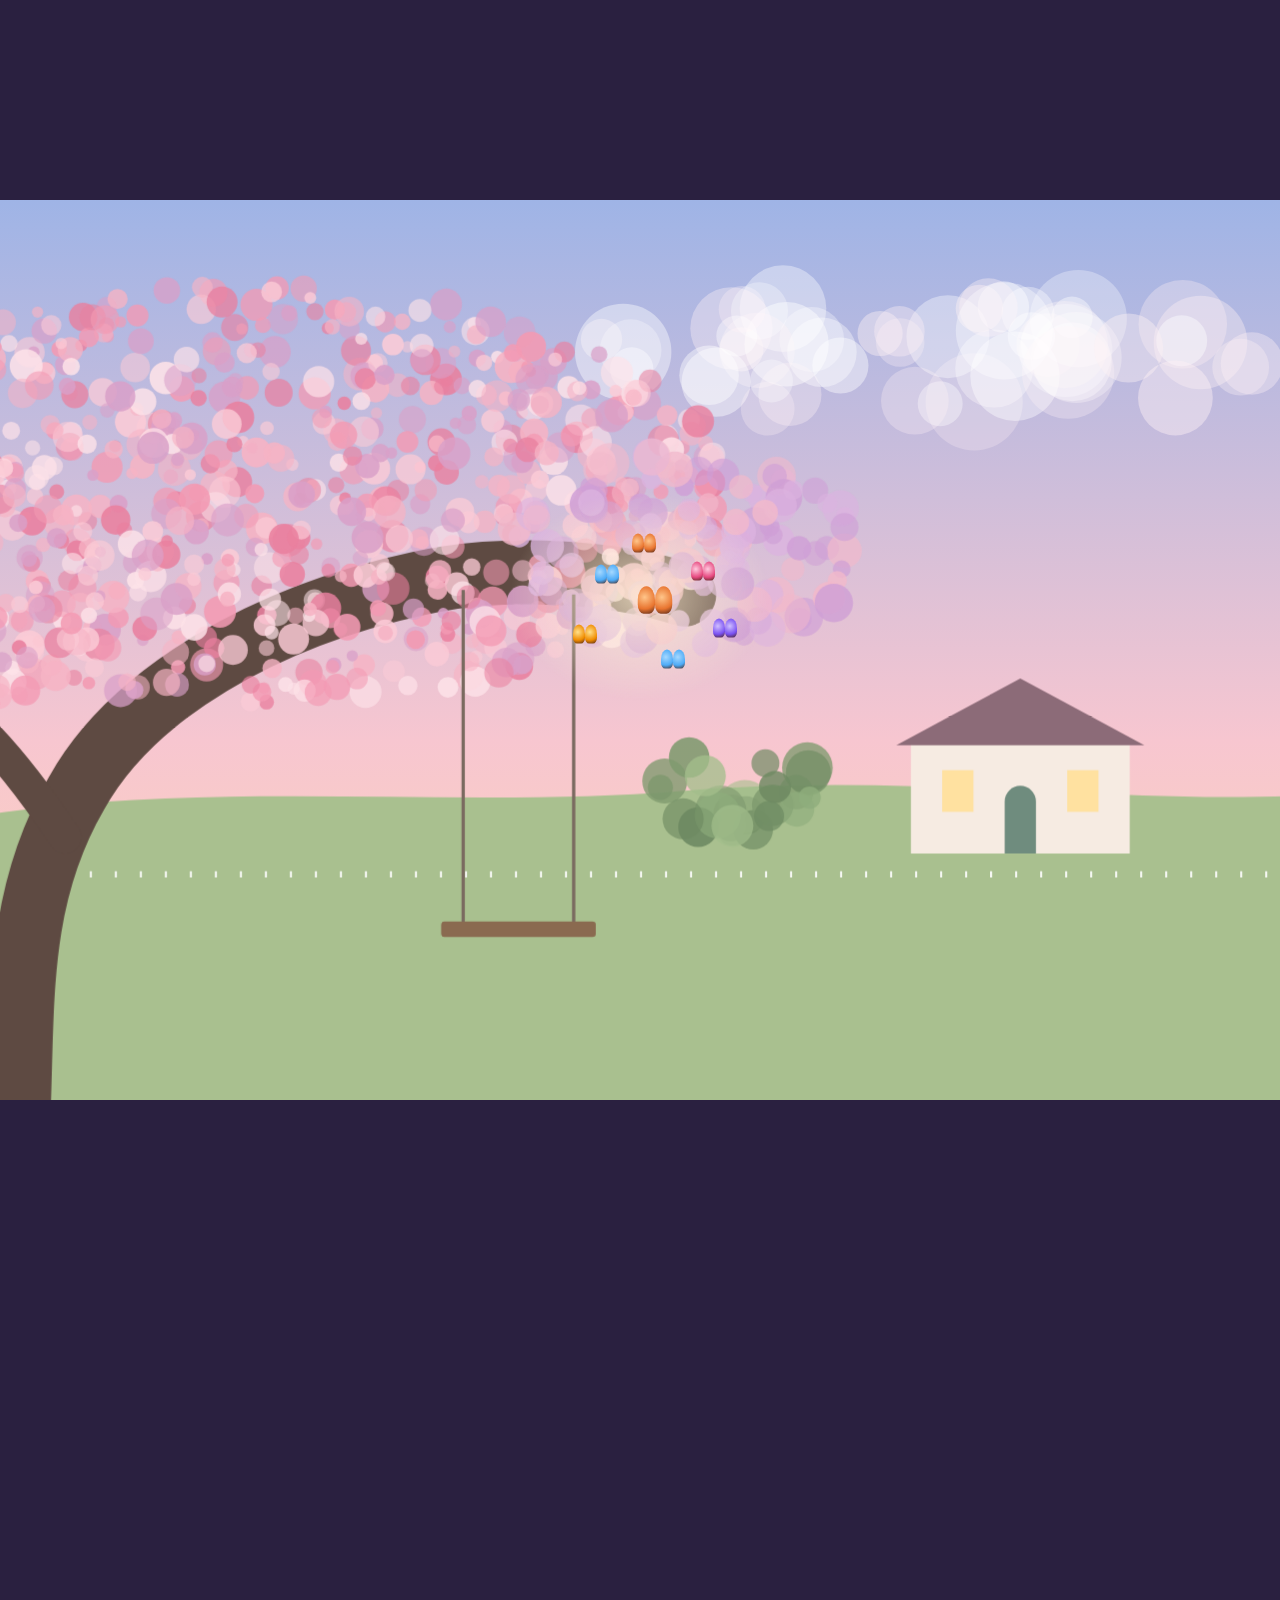
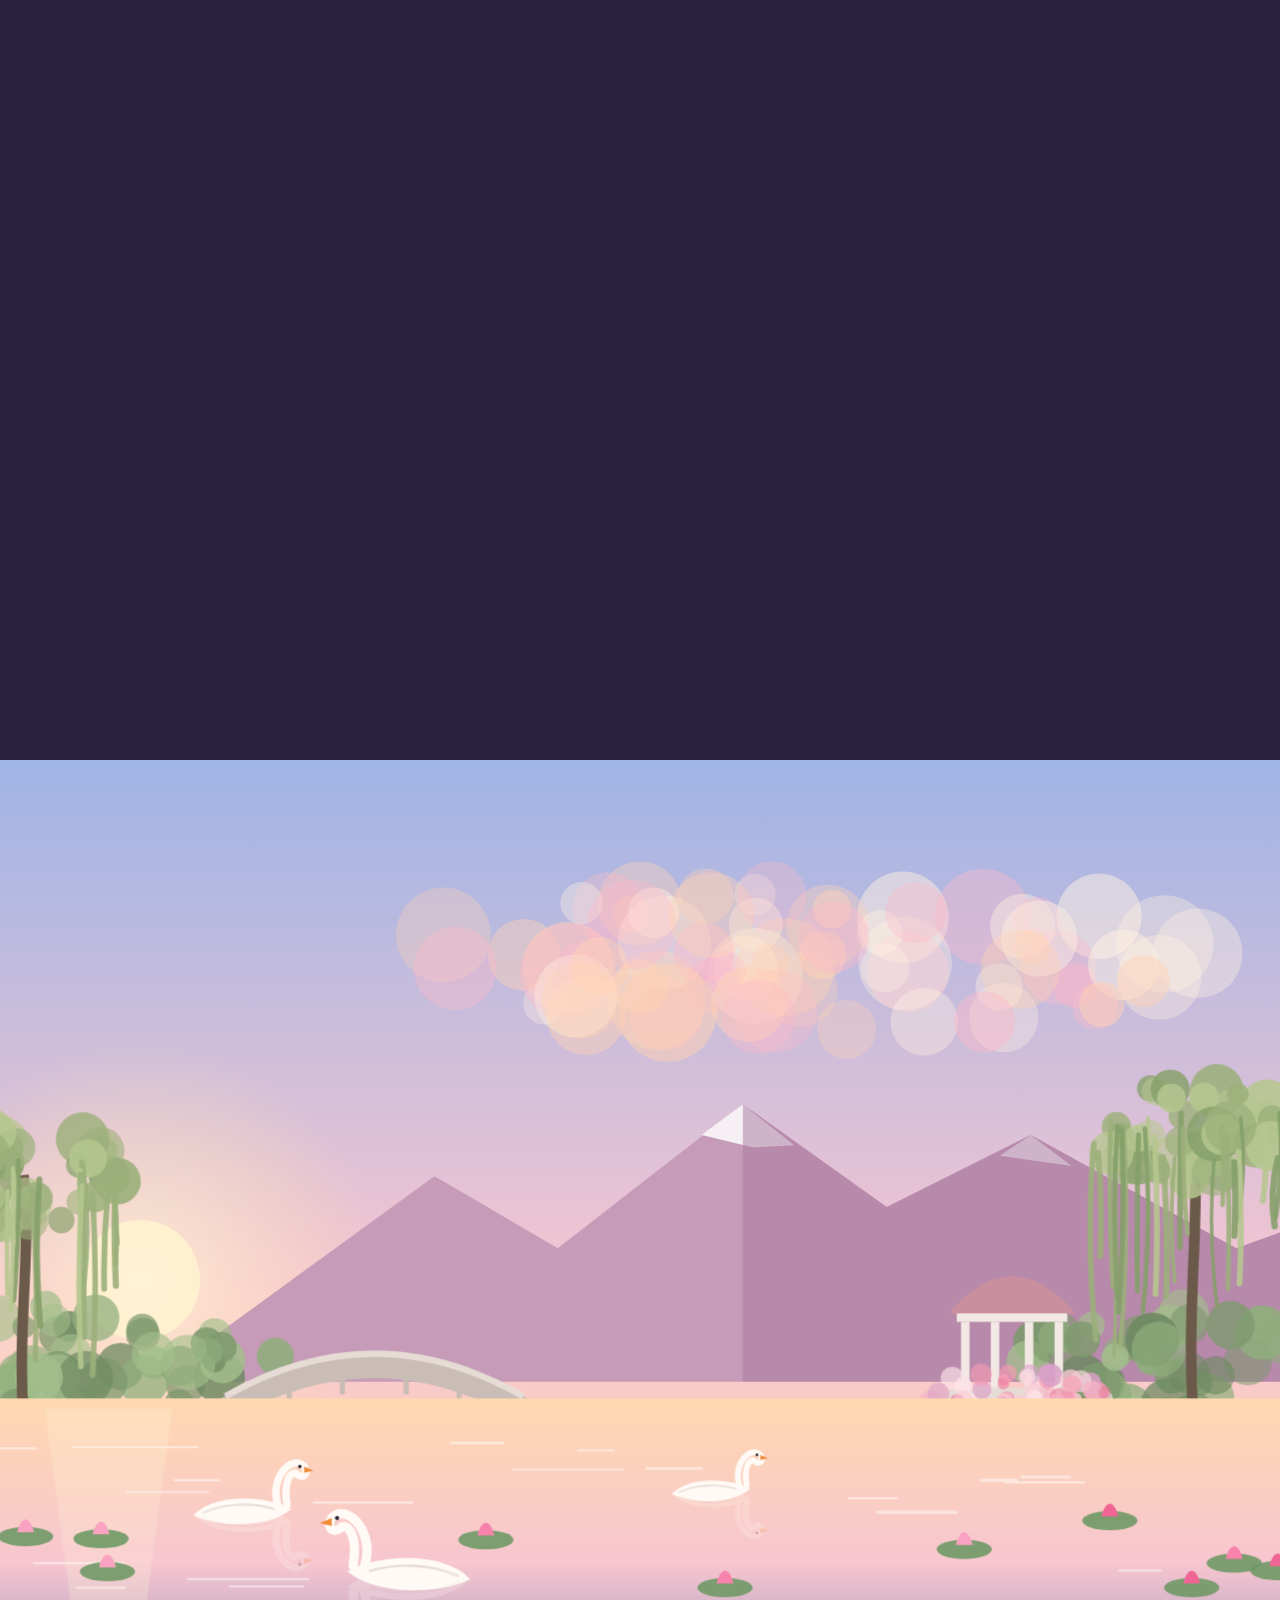
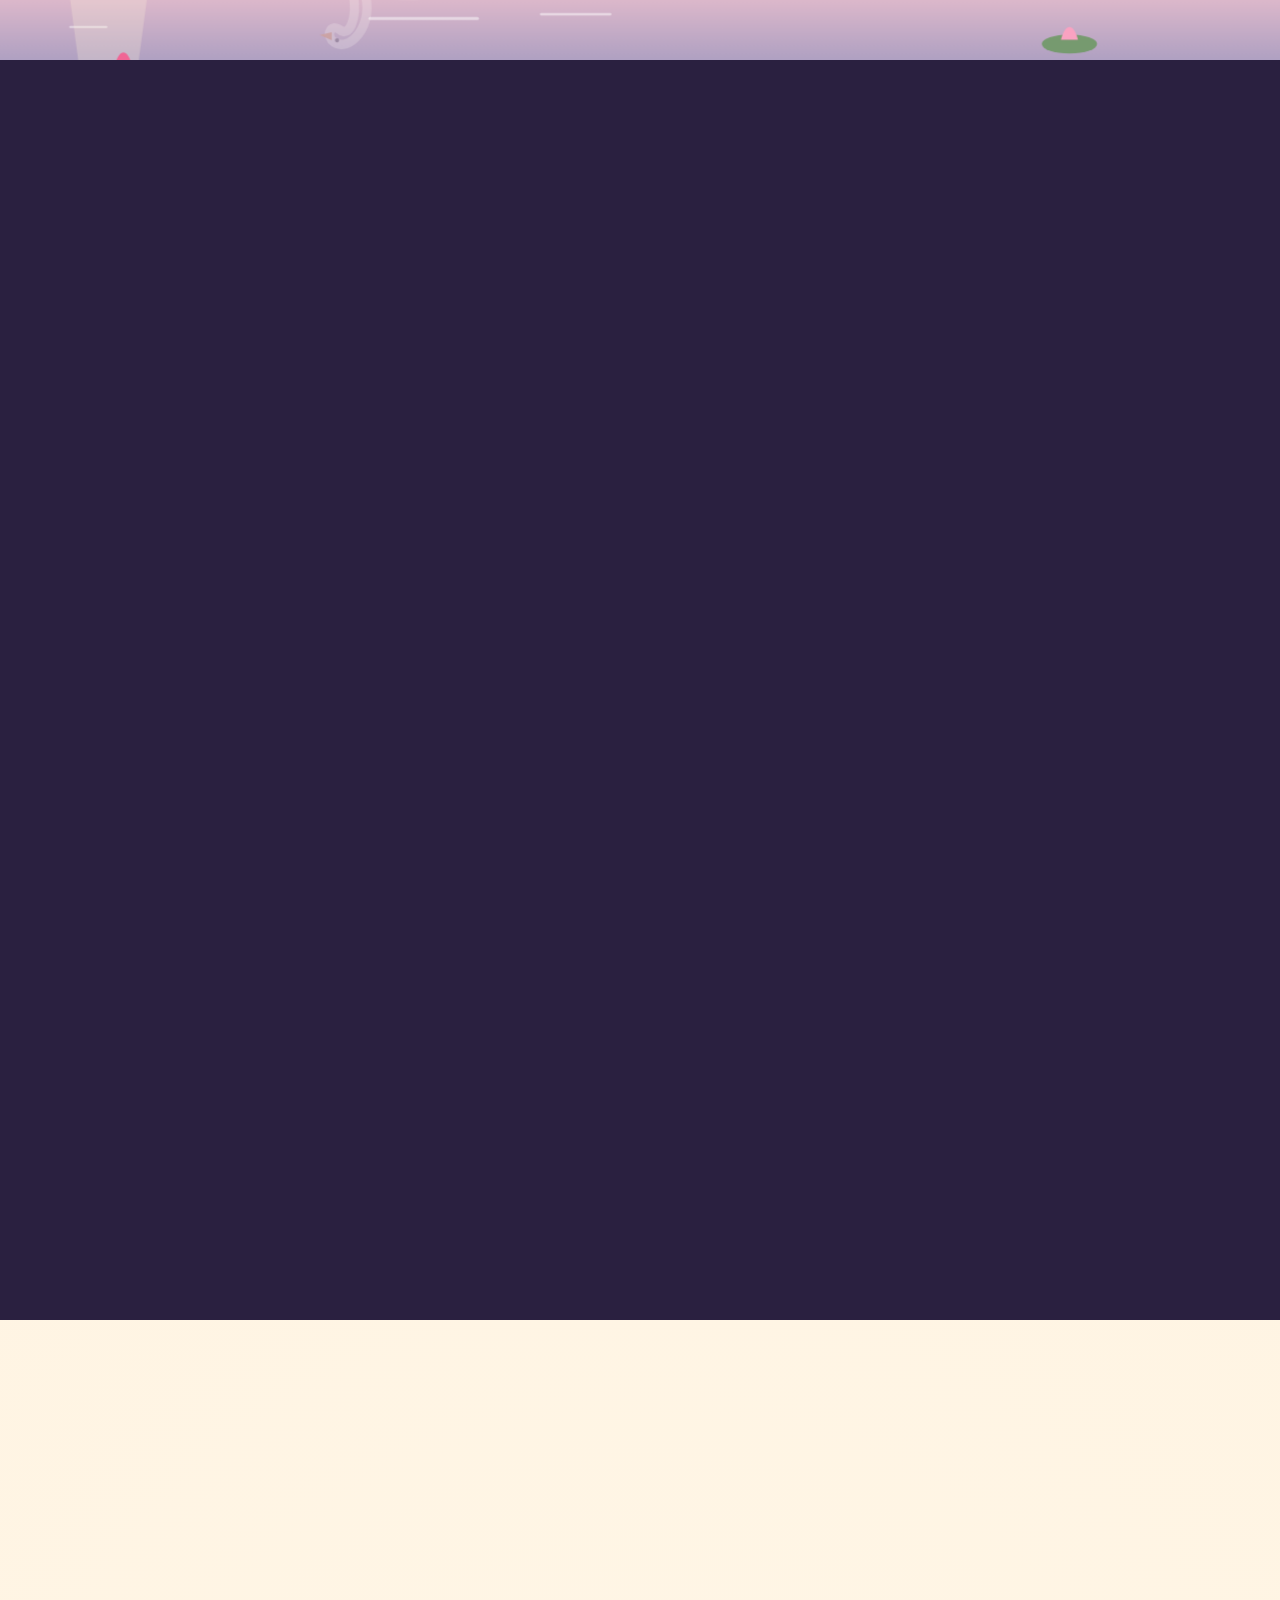
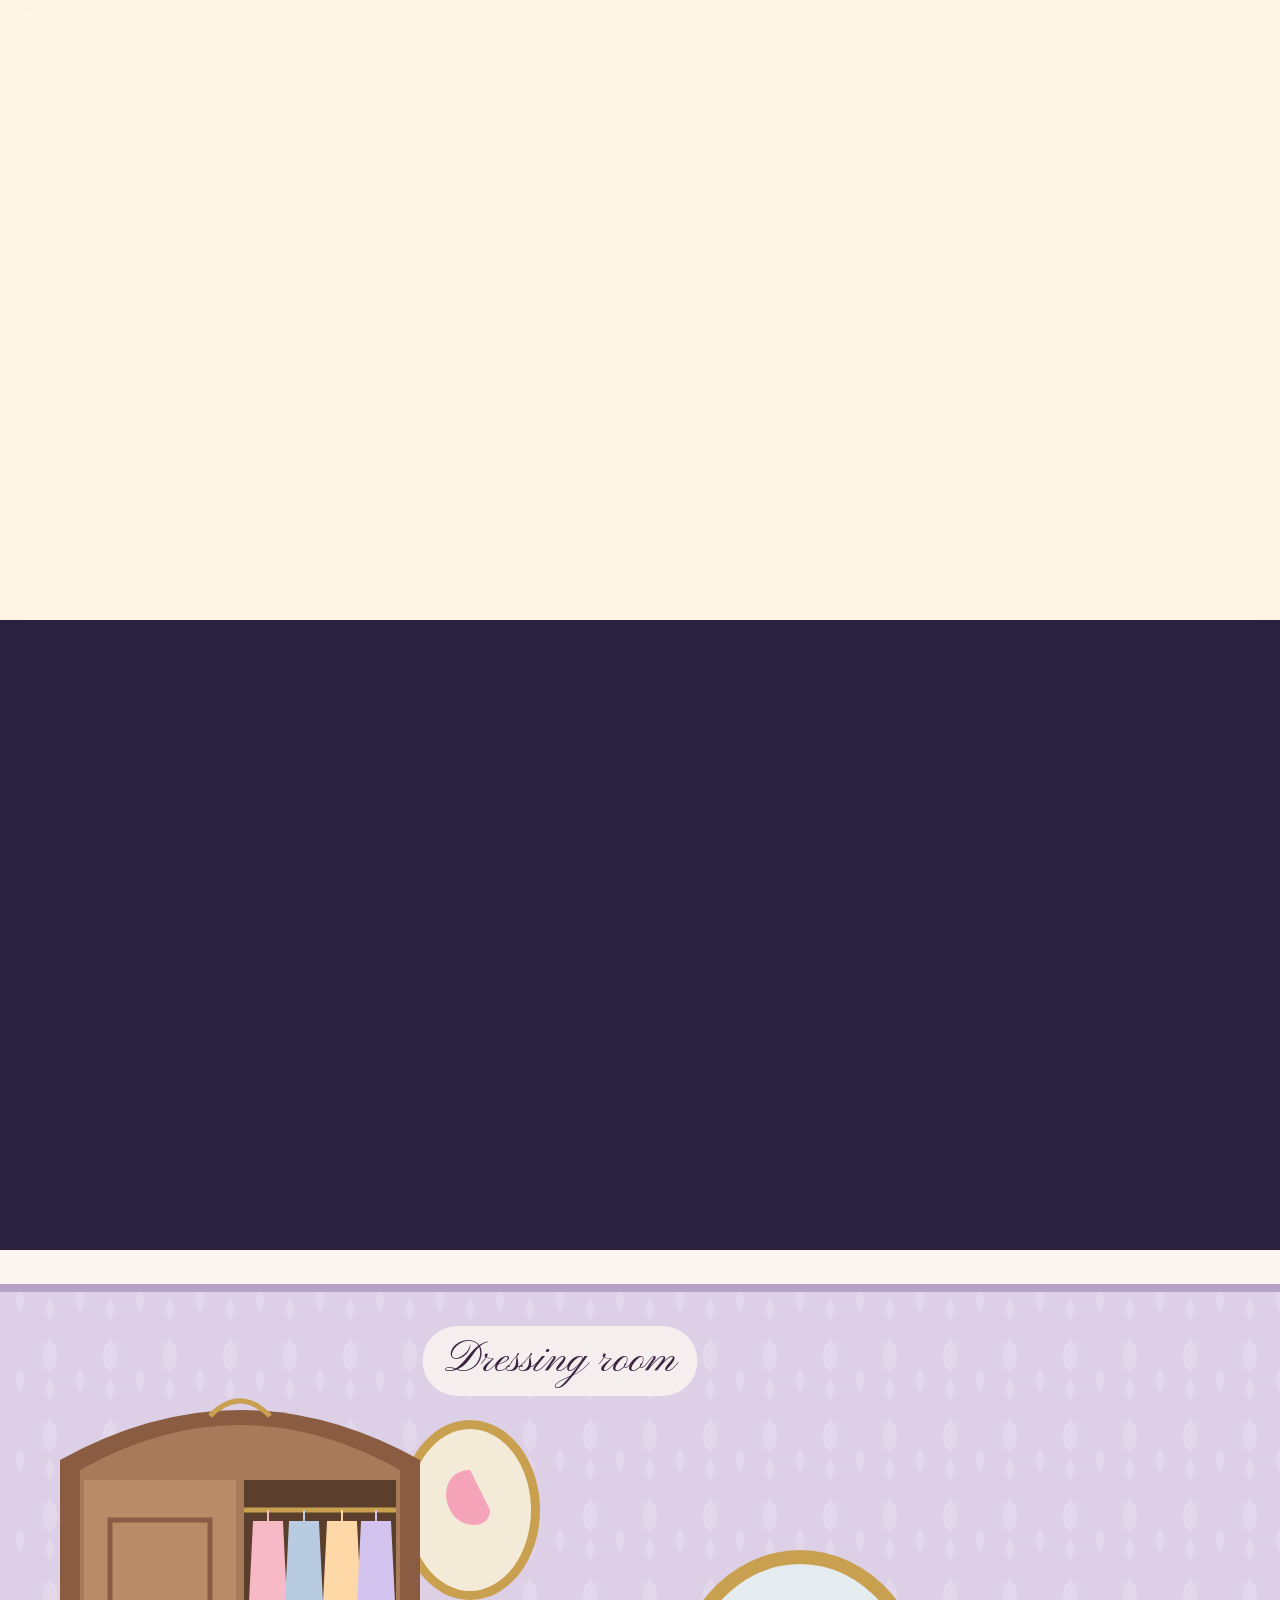
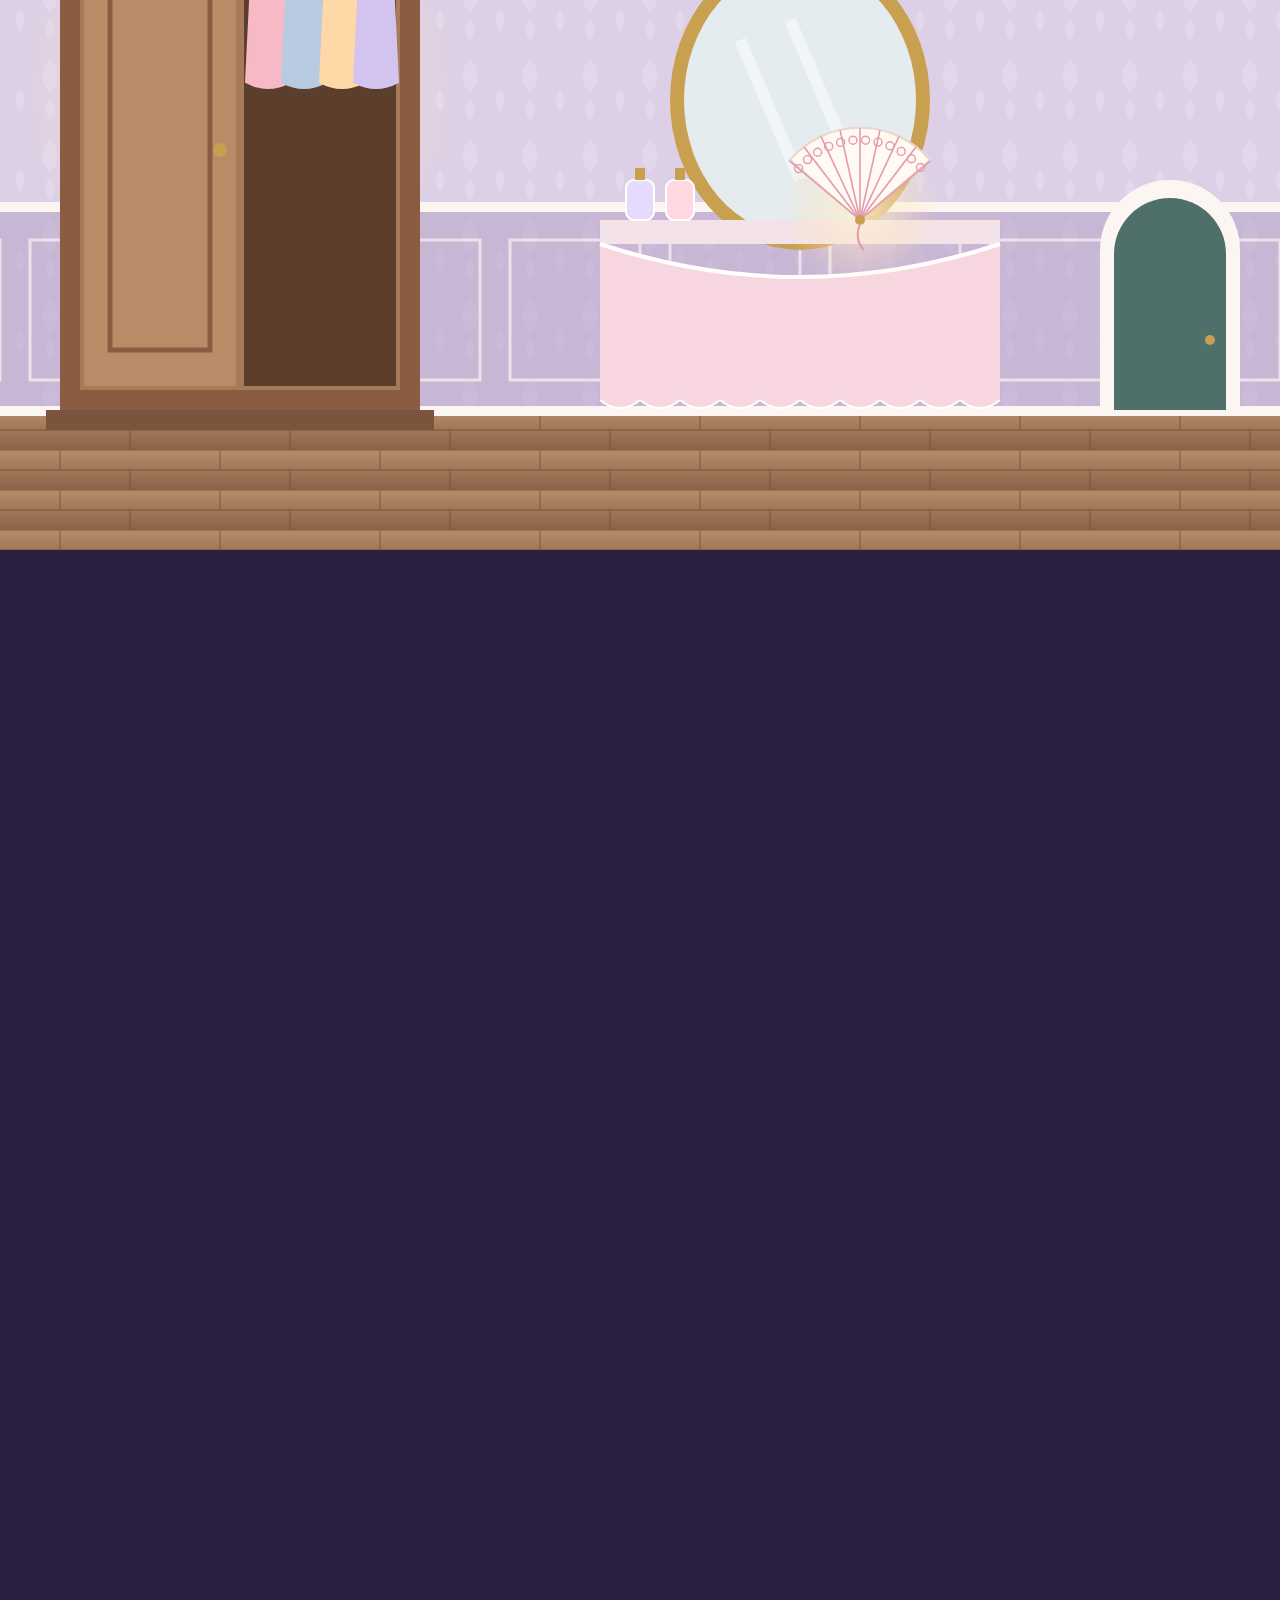
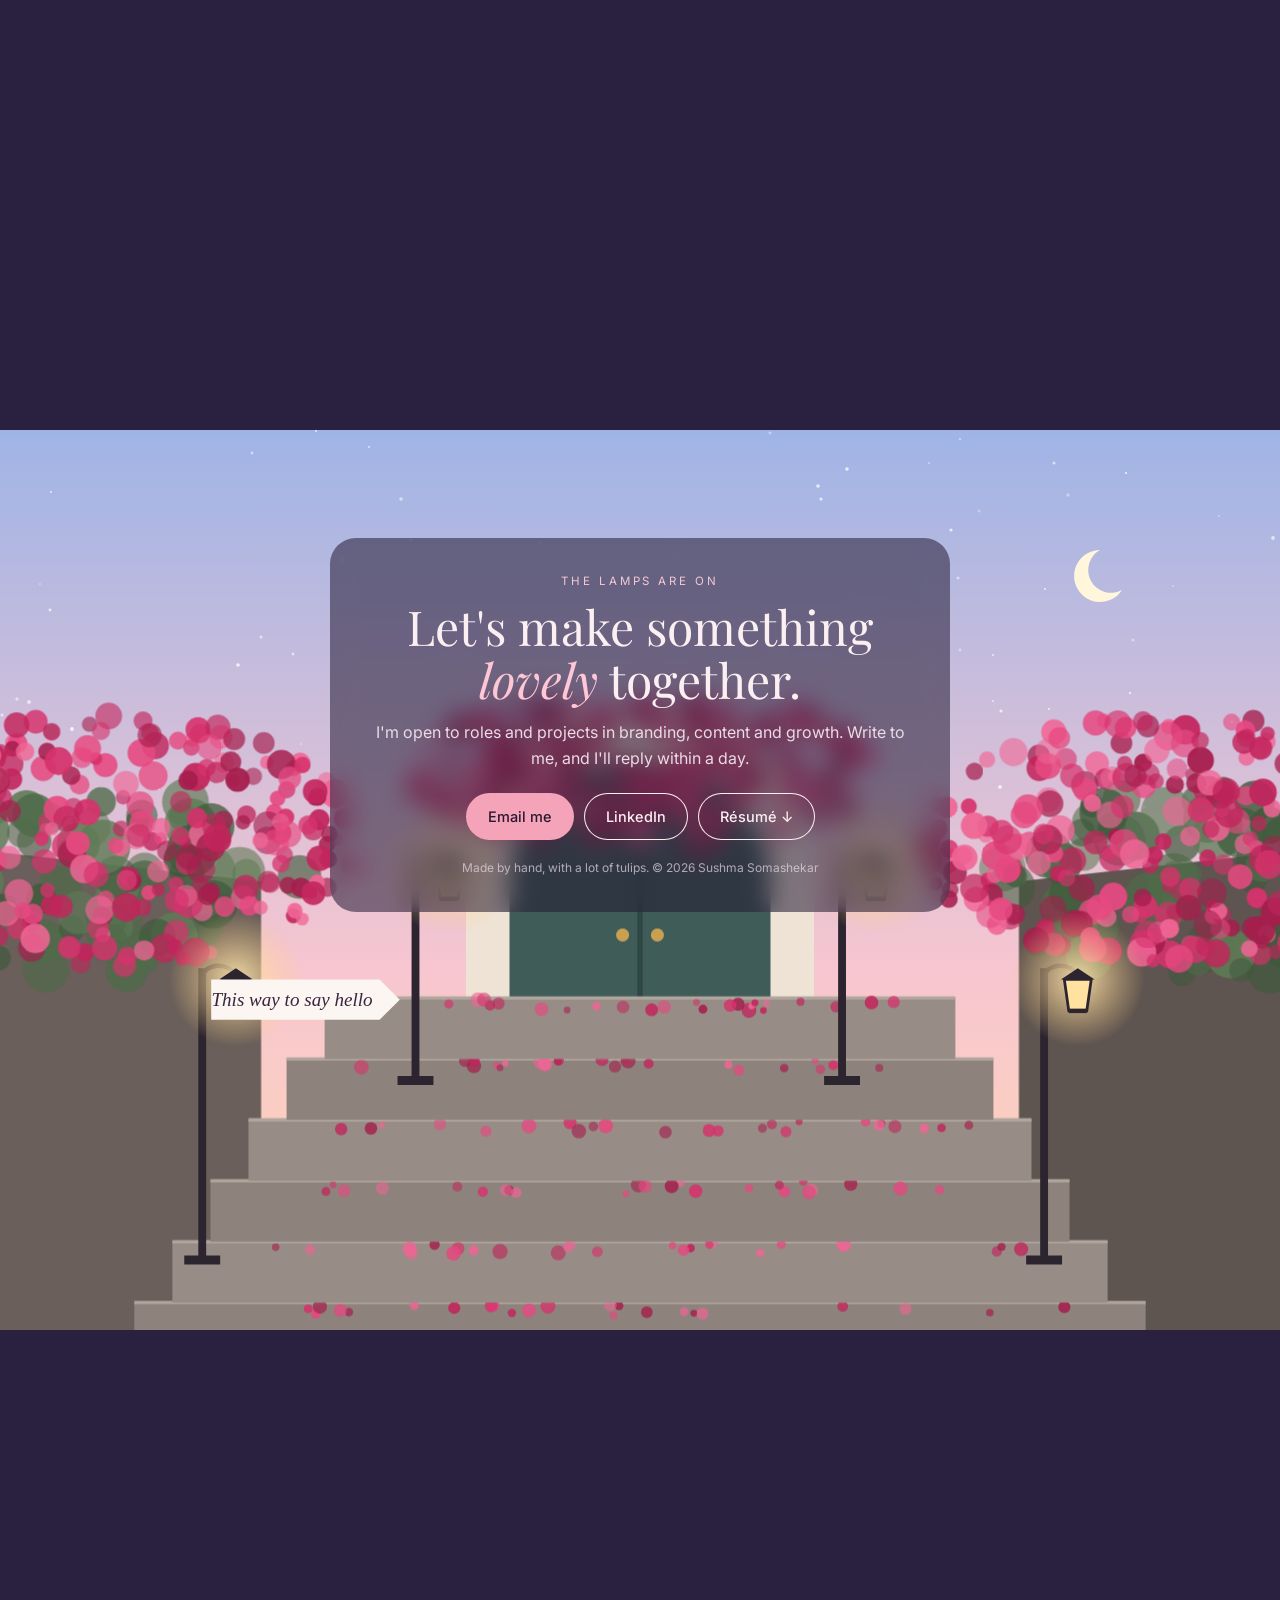
<file: garden/index.html>
<!doctype html>
<html lang="en">
<head>
<meta charset="utf-8">
<meta name="viewport" content="width=device-width, initial-scale=1">
<title>Sushma Somashekar · Brands, meet your people</title>
<meta name="description" content="Sushma Somashekar: designer, brand storyteller and growth strategist. I help brands speak to the right people, and make the right people look at the brand.">
<meta property="og:type" content="website">
<meta property="og:title" content="Sushma Somashekar · Brands, meet your people">
<meta property="og:description" content="Walk through a garden house and find my projects: Darena Health, Nexa Avenue, C CYUB and more.">
<meta name="theme-color" content="#f7c6d0">
<link rel="icon" href="data:image/svg+xml,%3Csvg xmlns='http://www.w3.org/2000/svg' viewBox='0 0 64 64'%3E%3Cpath d='M32 34v26' stroke='%235f8a5a' stroke-width='4' stroke-linecap='round'/%3E%3Cpath d='M32 54c-8-4-14-12-14-20 8 2 12 8 14 16z' fill='%236f9a66'/%3E%3Cpath d='M16 14c0 14 6 22 16 22s16-8 16-22l-8 6-8-12-8 12z' fill='%23e5768f'/%3E%3Cpath d='M32 8l-8 12c2 10 6 16 8 16s6-6 8-16z' fill='%23f4a3b8'/%3E%3C/svg%3E">
<link rel="preconnect" href="https://fonts.googleapis.com">
<link rel="preconnect" href="https://fonts.gstatic.com" crossorigin>
<link href="https://fonts.googleapis.com/css2?family=Playfair+Display:ital,wght@0,400;0,500;1,400;1,500&family=Pinyon+Script&family=Inter:wght@300;400;500;600&display=swap" rel="stylesheet">
<link rel="stylesheet" href="css/garden.css">
</head>
<body>
  <div id="defs"></div>

  <header class="bar">
    <a class="mark" href="#top" aria-label="Back to the gate">Sushma</a>
    <button class="flowers" id="flowers" aria-label="Pressed flowers collected"><svg viewBox="0 0 24 24" aria-hidden="true"><path d="M12 13v9" stroke="#5f8a5a" stroke-width="1.6"/><path d="M6 4c0 6 2.5 9 6 9s6-3 6-9l-3 2.5L12 2 9 6.5z" fill="#e5768f"/></svg><span id="fcount">0/11</span></button>
    <nav class="bar-r">
      <button class="pill" id="skip">Skip to projects</button>
      <a class="pill ghost" href="../assets/Sushma-Somashekar-Resume.pdf" download>Résumé ↓</a>
      <button class="pill ghost icon" id="music" aria-pressed="false" aria-label="Play music"><svg viewBox="0 0 24 24" aria-hidden="true"><path d="M9 18V6l10-2v12" fill="none" stroke="currentColor" stroke-width="1.6"/><circle cx="7" cy="18" r="2.4" fill="currentColor"/><circle cx="17" cy="16" r="2.4" fill="currentColor"/></svg></button>
    </nav>
  </header>
  <div class="path-line" id="pathline" aria-hidden="true"></div>

  <main>
    <section class="scene" id="top" data-h="200" data-scene="gate"></section>
    <section class="scene" id="garden" data-h="240" data-scene="garden"></section>
    <section class="scene" id="lake" data-h="240" data-scene="lake"></section>
    <section class="scene" id="front" data-h="170" data-scene="front"></section>
    <section class="scene rooms" id="house" data-h="620">
      <div class="stage"><div class="strip" id="strip"></div><p class="hint room-hint">Hover or tap anything that glows</p></div>
    </section>
    <section class="scene" id="dusk" data-h="200" data-scene="dusk"></section>
  </main>

  <div class="pop" id="pop" role="dialog" aria-live="polite"></div>

  <div class="modal" id="quick" aria-hidden="true"><div class="card note" role="dialog" aria-modal="true"><button class="x" data-close aria-label="Close">×</button><div id="q-body"></div></div></div>
  <div class="modal full" id="story" aria-hidden="true"><div class="sheet" role="dialog" aria-modal="true"><button class="x" data-close aria-label="Close">×</button><div id="s-body"></div></div></div>
  <div class="modal" id="letters" aria-hidden="true"><div class="sheet small" role="dialog" aria-modal="true"><button class="x" data-close aria-label="Close">×</button><p class="tag center">Letters on the desk</p><h2 class="h2 center">Kind <em>words</em></h2><div class="letter-grid" id="letter-grid"></div></div></div>
  <div class="modal" id="index" aria-hidden="true"><div class="sheet small" role="dialog" aria-modal="true"><button class="x" data-close aria-label="Close">×</button><p class="tag center">In a hurry? Here's everything</p><h2 class="h2 center">All <em>projects</em></h2><div class="index-grid" id="index-grid"></div><p class="center muted">Or close this and keep walking. Each project is hidden somewhere in the house.</p></div></div>
  <div class="modal" id="thanks" aria-hidden="true"><div class="card note" role="dialog" aria-modal="true"><button class="x" data-close aria-label="Close">×</button><p class="script">A full pressing</p><h2 class="h2">You found every <em>flower.</em></h2><p>You explored every room. That curiosity is exactly what I bring to every brief. Shall we make something together?</p><p><a class="btn" href="#dusk" data-close>Let's talk →</a></p></div></div>

  <audio id="audio" src="../assets/audio/741hz.mp3" loop preload="none"></audio>
  <script src="js/data.js"></script>
  <script src="js/scenes.js"></script>
  <script src="js/app.js"></script>
</body>
</html>
</file>
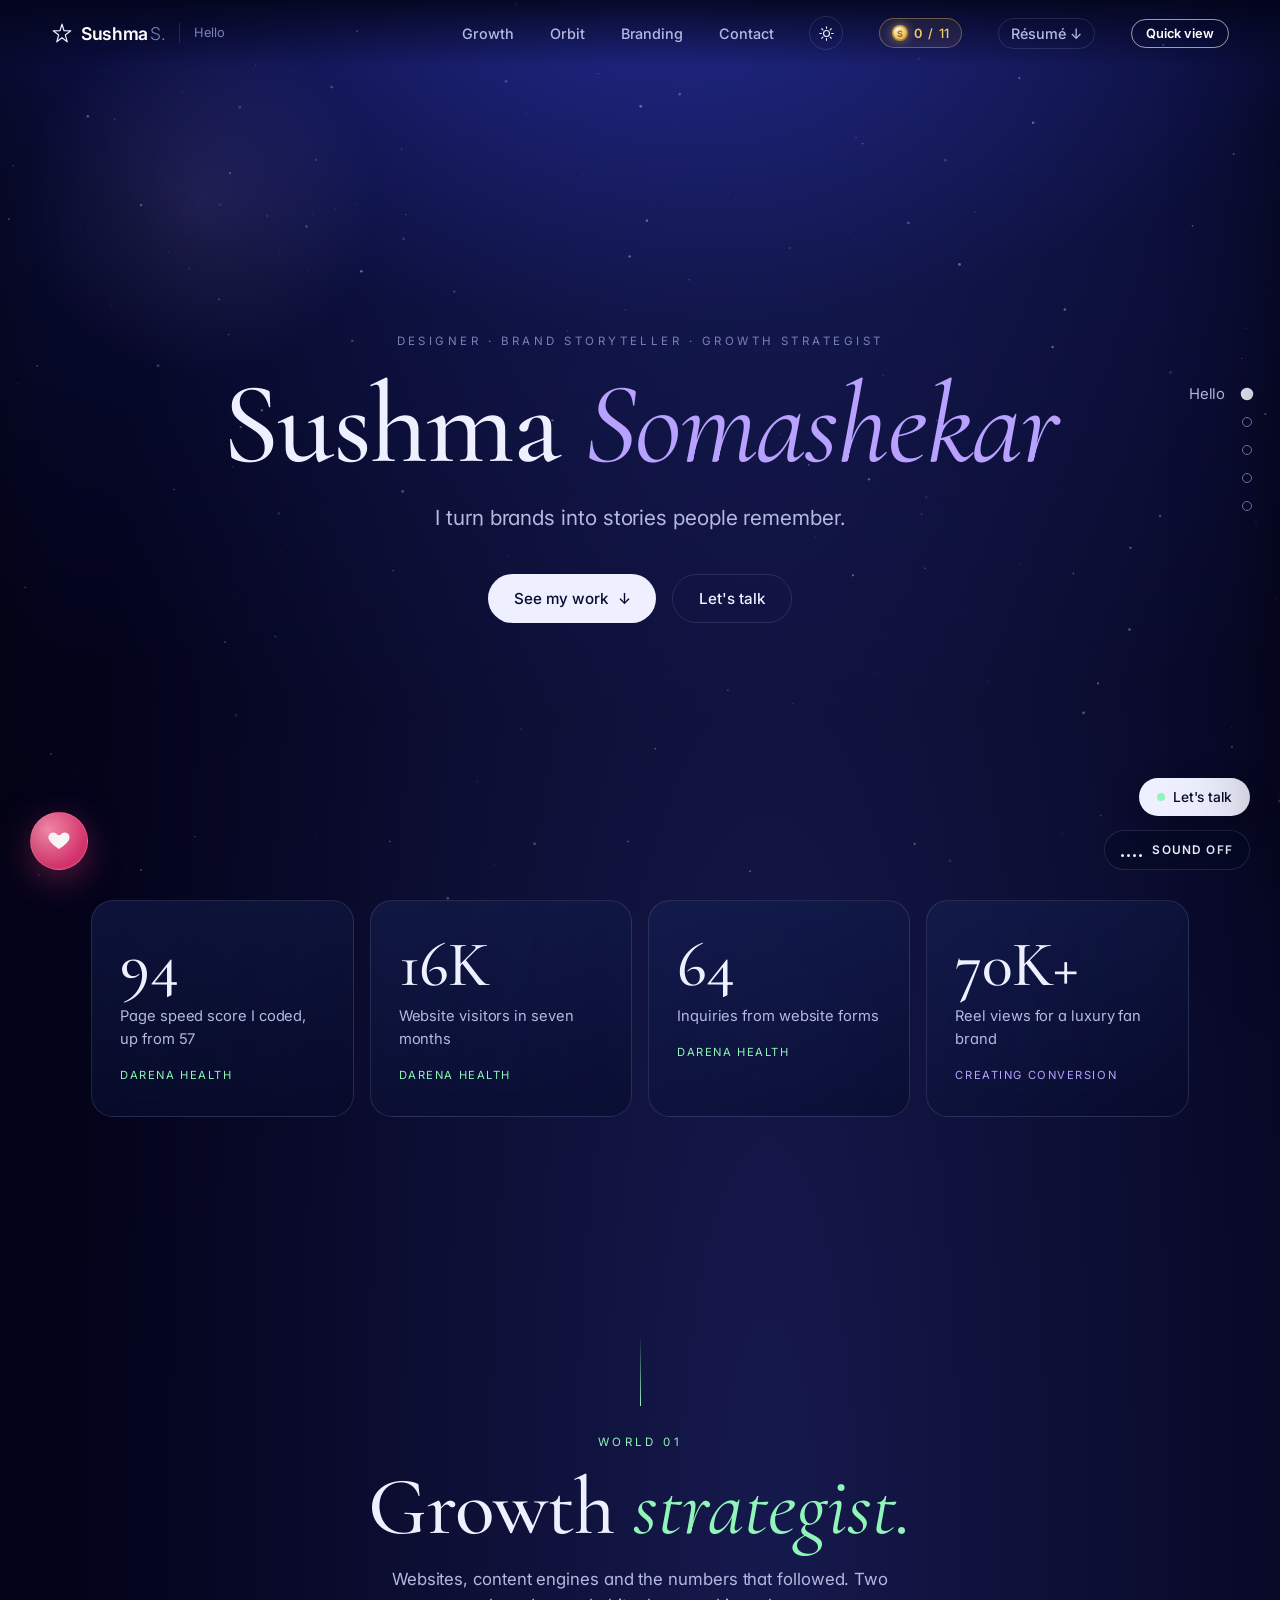
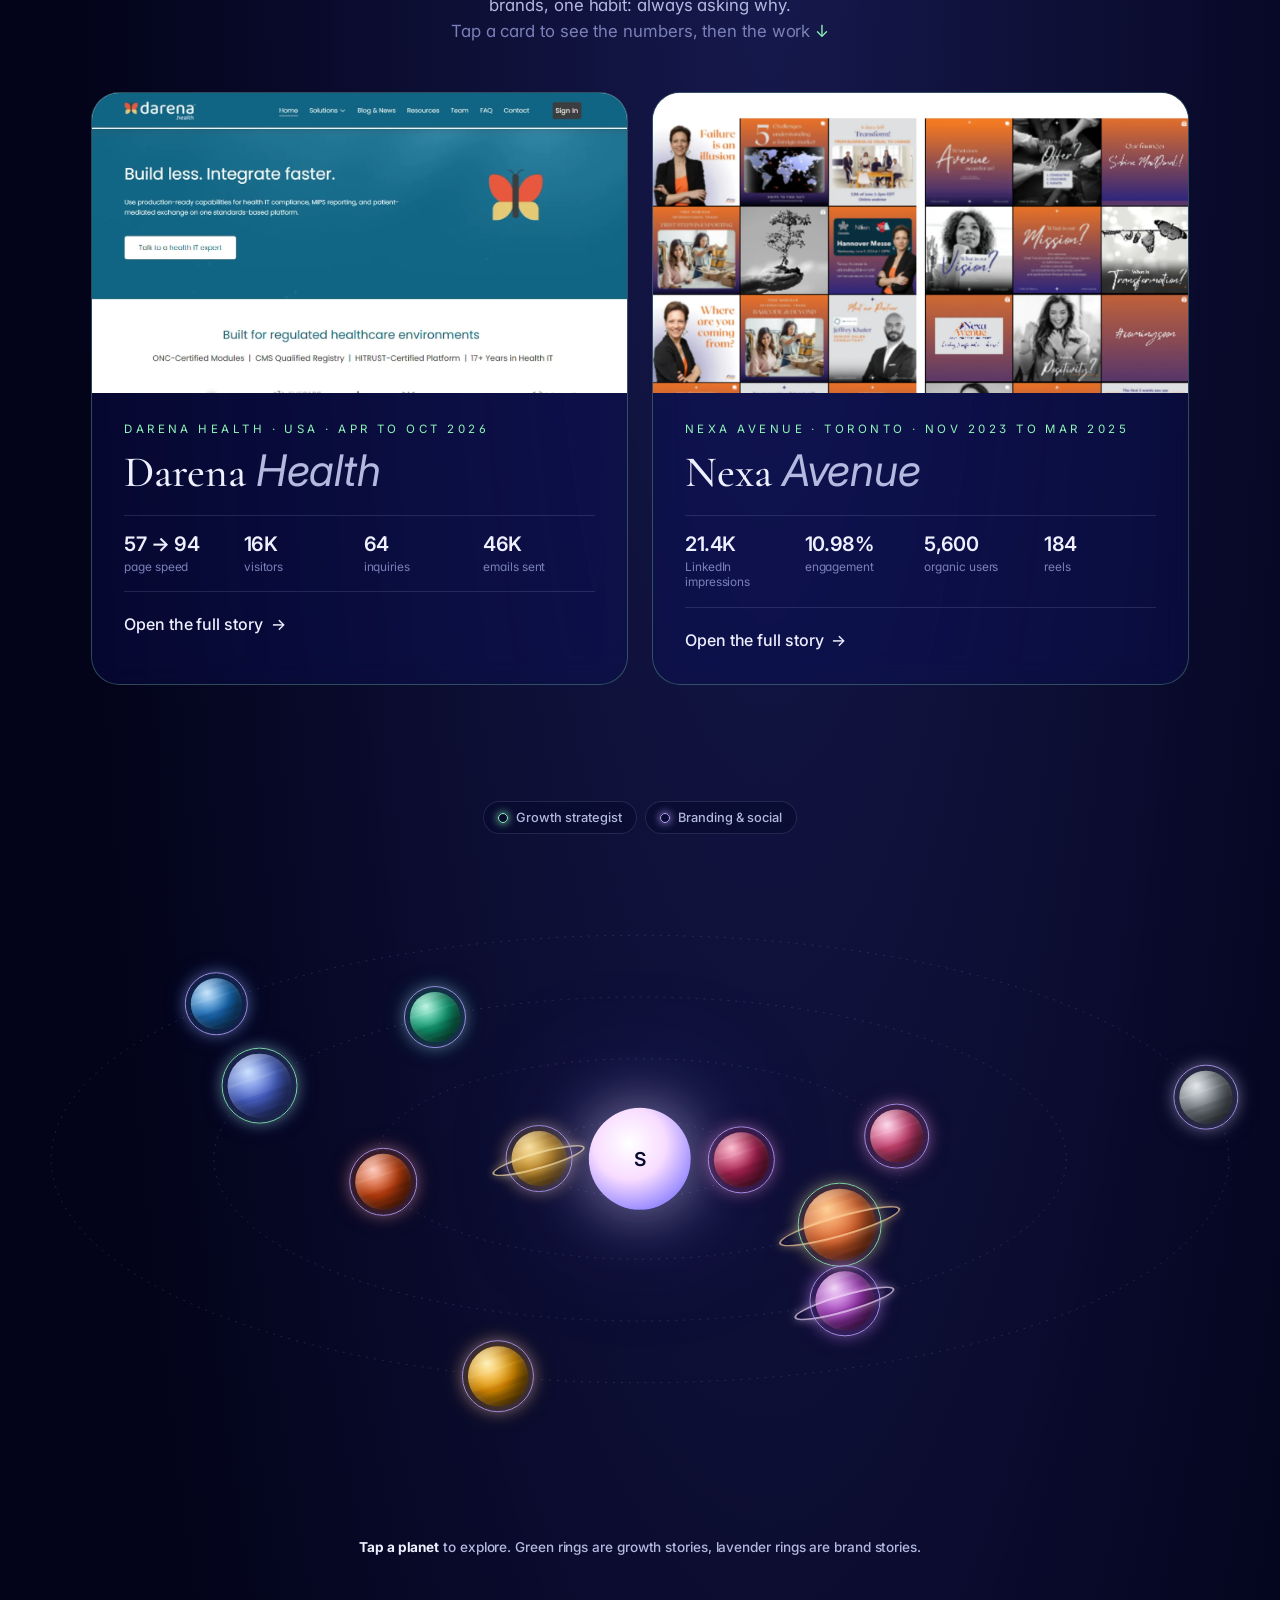
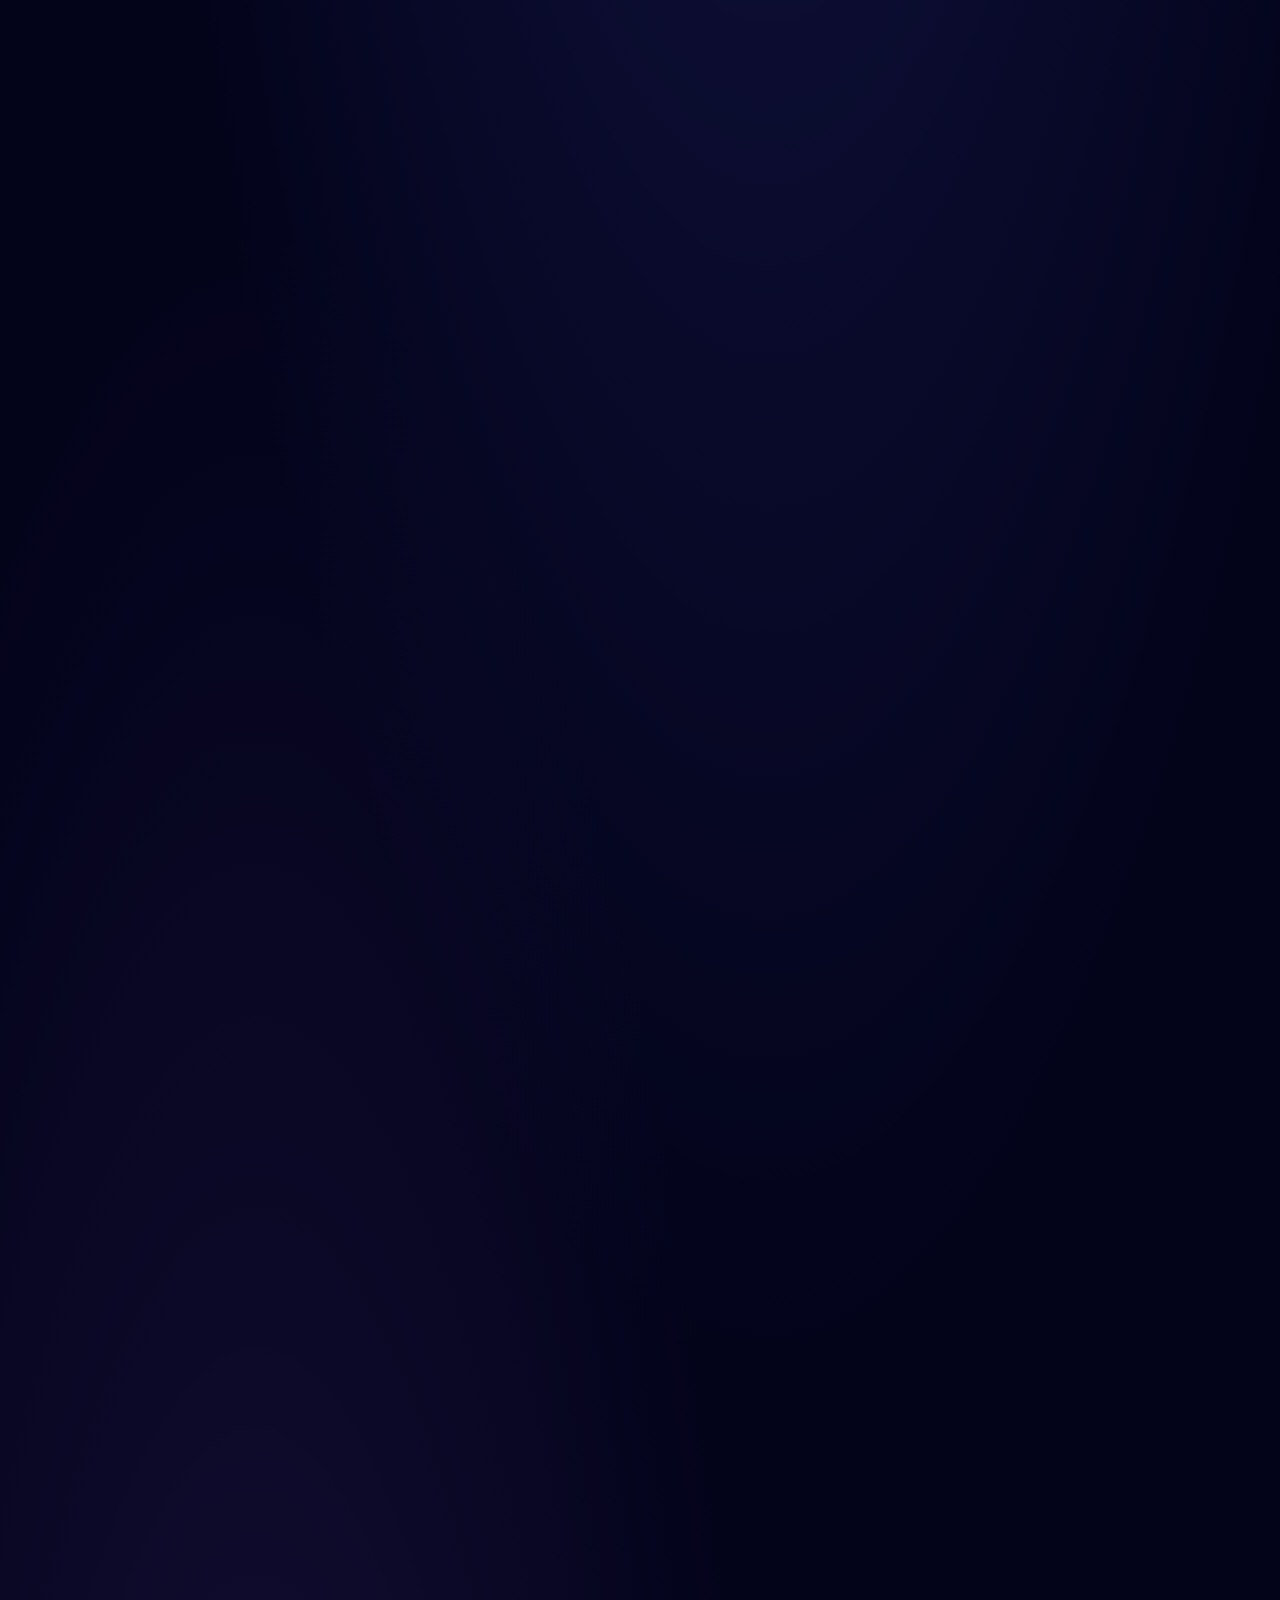
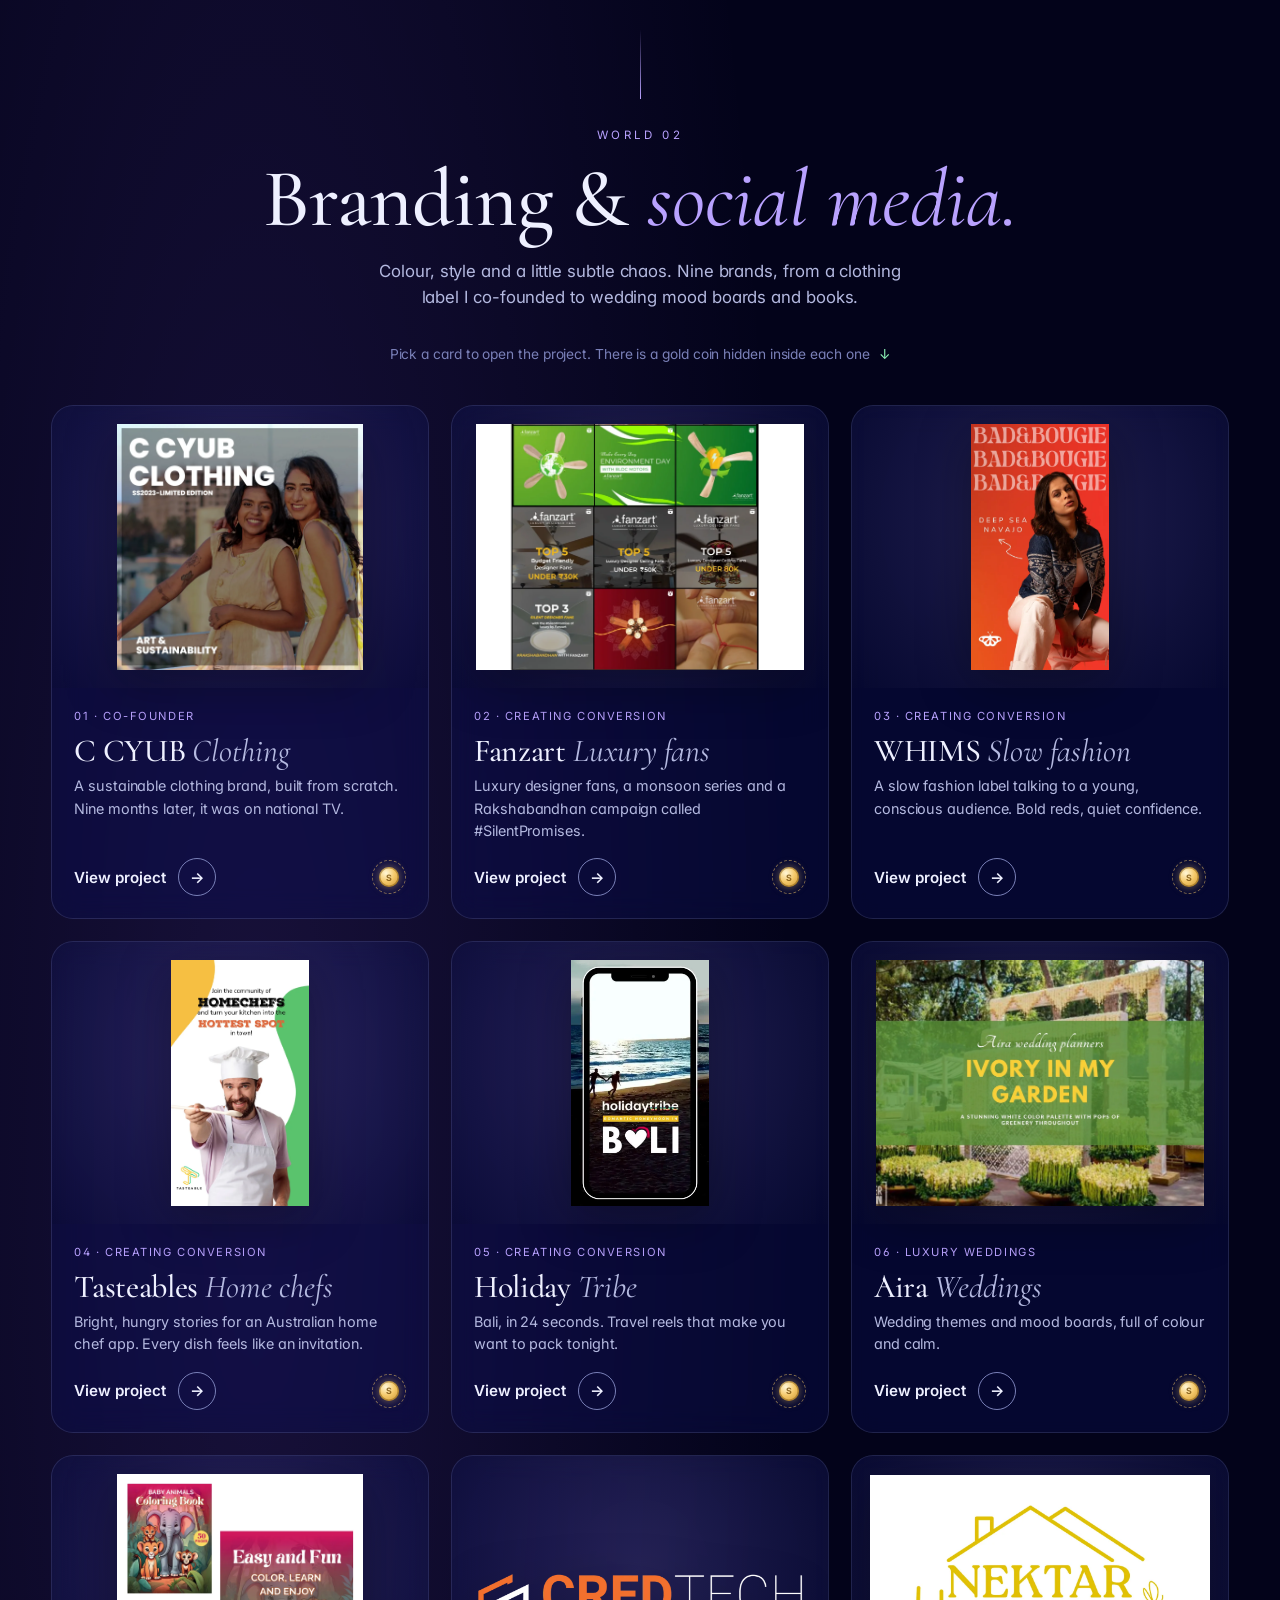
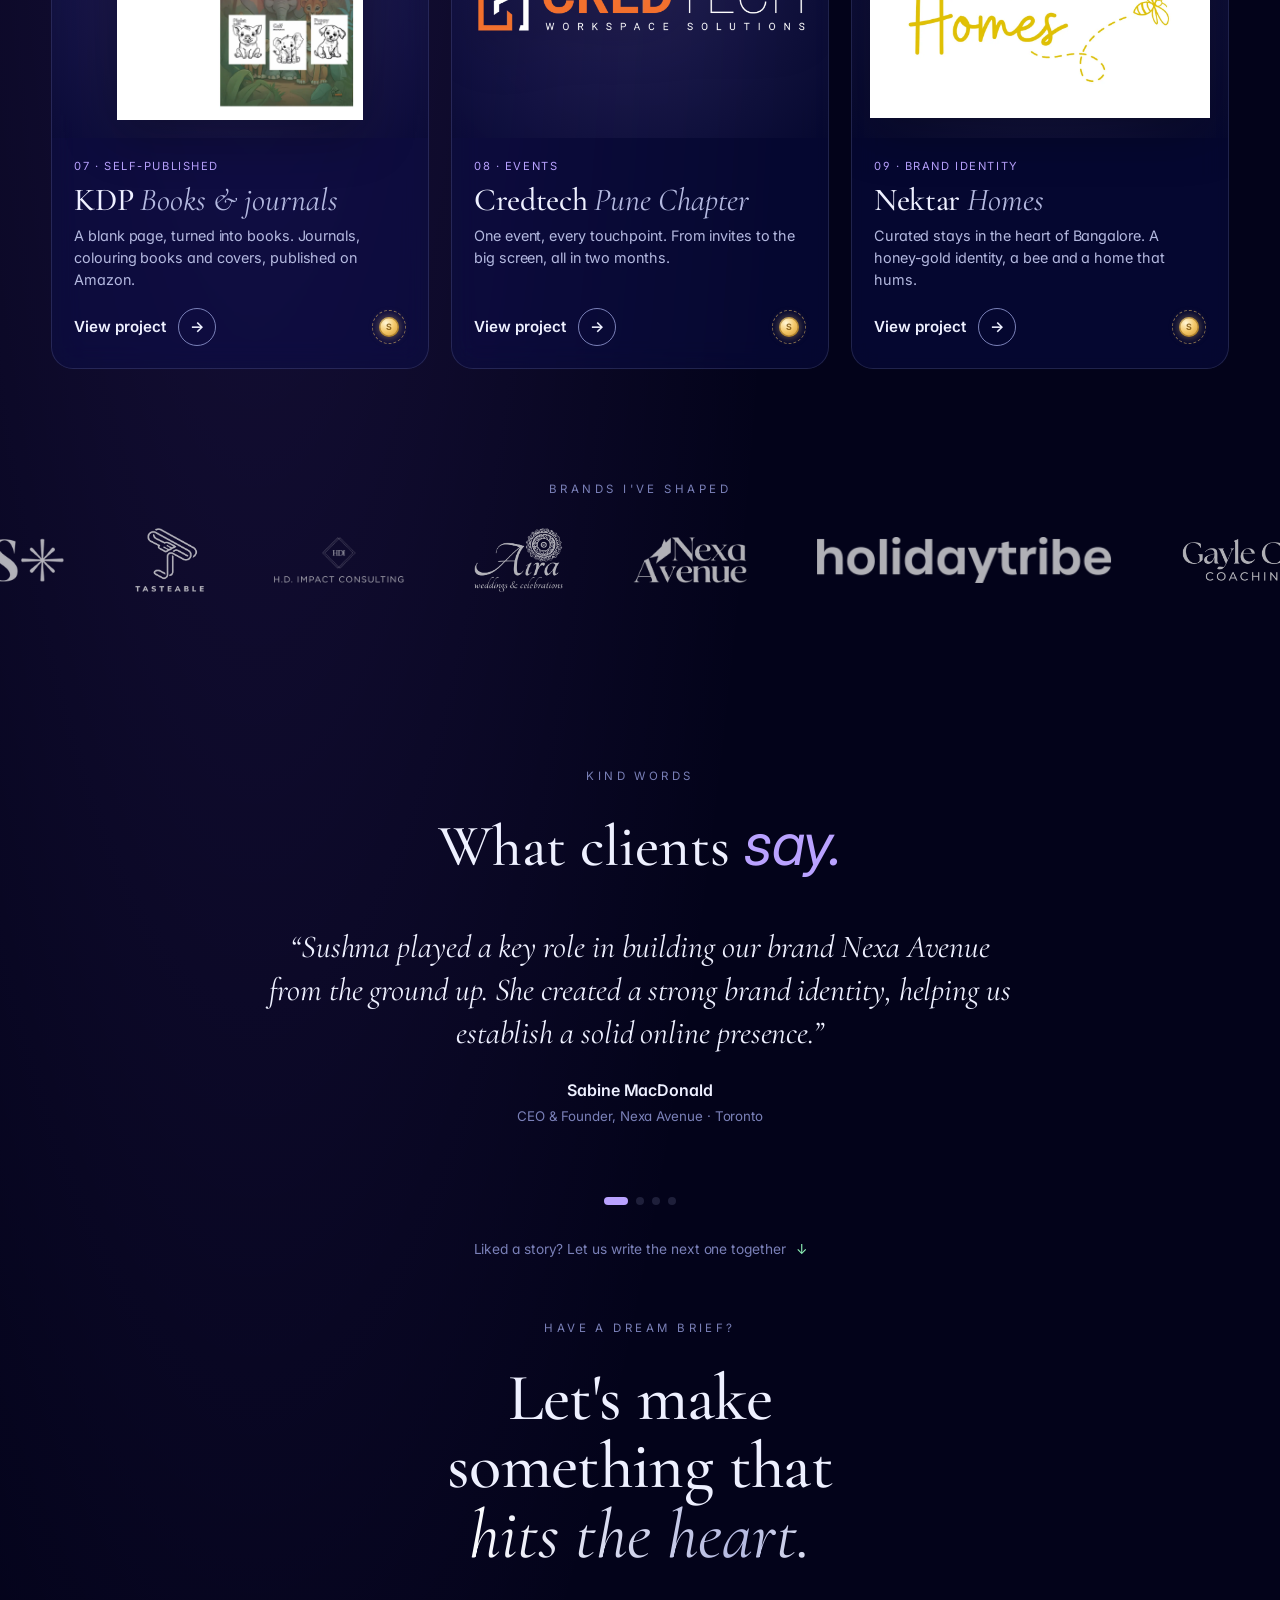
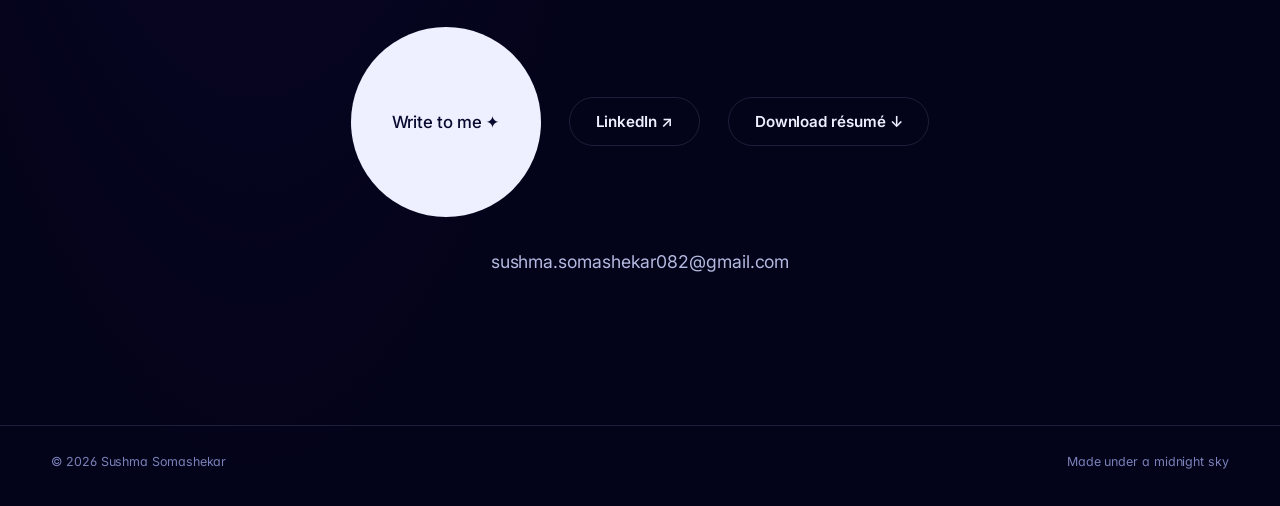
<file: preview/index.html>
<!doctype html>
<html lang="en">
<head>
  <meta charset="utf-8">
  <meta name="viewport" content="width=device-width, initial-scale=1">
  <title>Sushma Somashekar | Creative Canvas</title>
    <meta property="og:title" content="Sushma Somashekar | Creative Canvas">
  <meta property="og:description" content="Design that feels like colour, chaos and calm. Branding, social media, web design and campaigns.">
  <meta property="og:image" content="assets/img/whims-3.webp">
  <link rel="icon" href="data:image/svg+xml,<svg xmlns='http://www.w3.org/2000/svg' viewBox='0 0 32 32'><rect width='32' height='32' rx='8' fill='%230a1230'/><path d='M16 5l2.6 7.9H27l-6.8 4.9 2.6 8L16 21l-6.8 4.8 2.6-8L5 12.9h8.4z' fill='%23dfe5f0'/></svg>">
  <meta name="description" content="Sushma Somashekar: designer, brand storyteller and growth strategist. Websites, content and campaigns with measurable results.">
  <meta property="og:type" content="website">
  <meta property="og:title" content="Sushma Somashekar · Designer, brand storyteller, growth strategist">
  <meta property="og:description" content="Page speed 57 → 94, 16K visitors, 64 inquiries, 70K+ reel views. Every star is a story I've built.">
  <meta property="og:image" content="https://sushmasomashekar082-designer.github.io/portfolio/assets/img/og.jpg">
  <meta property="og:url" content="https://sushmasomashekar082-designer.github.io/portfolio/">
  <meta name="twitter:card" content="summary_large_image">
  <meta name="theme-color" content="#070a2e">
  <link rel="preconnect" href="https://fonts.googleapis.com">
  <link rel="preconnect" href="https://fonts.gstatic.com" crossorigin>
  <link href="https://fonts.googleapis.com/css2?family=Inter:wght@200;300;400;500;600&family=Cormorant+Garamond:ital,wght@0,400;0,500;0,600;1,400;1,500&display=swap" rel="stylesheet">
  <link rel="stylesheet" href="../css/style.css">
  <link rel="stylesheet" href="css/preview.css">
  <script>try { var t = localStorage.getItem("theme"); if (t) document.documentElement.dataset.theme = t; } catch (e) {}</script>
</head>
<body class="is-loading">
  <div class="clouds" aria-hidden="true"><i></i><i></i><i></i><i></i><i></i><i></i></div>
  <canvas id="sky" aria-hidden="true"></canvas>
  <div class="cursor" aria-hidden="true"><span class="cursor-label">View</span></div>

  <!-- Intro -->
  <div class="loader" aria-hidden="true">
    <div class="loader-inner">
      <span class="loader-star">✦</span>
      <p>Creative <em>Canvas</em></p>
    </div>
  </div>

  <header class="nav">
    <a href="#top" class="logo cat-home" aria-label="Back to the galaxy"><svg viewBox="0 0 40 40" aria-hidden="true"><path d="M20 4 L23.5 15.5 L36 16 L26 23.5 L29.5 36 L20 28.5 L10.5 36 L14 23.5 L4 16 L16.5 15.5 Z" fill="none" stroke="currentColor" stroke-width="2.2" stroke-linejoin="round"/></svg><span>Sushma<i>S.</i></span></a>
    <span class="here" id="here">Hello</span>
    <nav>
      <a href="#growth" data-sec="growth">Growth</a>
      <a href="#cosmos" data-sec="cosmos">Orbit</a>
      <a href="#branding" data-sec="branding">Branding</a>
      <a href="#contact" data-sec="contact">Contact</a>
      <button class="theme-btn" id="theme-btn" aria-label="Switch to day sky"><svg class="i-sun" viewBox="0 0 24 24" aria-hidden="true"><circle cx="12" cy="12" r="4.2"/><path d="M12 2.5v2.2M12 19.3v2.2M2.5 12h2.2M19.3 12h2.2M5.3 5.3l1.6 1.6M17.1 17.1l1.6 1.6M5.3 18.7l1.6-1.6M17.1 6.9l1.6-1.6"/></svg><svg class="i-moon" viewBox="0 0 24 24" aria-hidden="true"><path d="M19.5 14.8A8 8 0 0 1 9.2 4.5a8 8 0 1 0 10.3 10.3z"/></svg></button>
      <button class="coins" id="coins" aria-label="Bonus coins collected"><span class="c-ico"></span><b id="coin-n">0</b>/<span id="coin-t">13</span></button>
      <a class="cv-btn" href="../assets/Sushma-Somashekar-Resume.pdf" download>Résumé <span>↓</span></a>
      <button class="quick-btn" id="quick-btn" aria-controls="quick" aria-expanded="false">Quick view</button>
    </nav>
  </header>
  <nav class="rail" id="rail" aria-label="Sections">
    <a href="#top" data-sec="top"><span>Hello</span></a>
    <a href="#growth" data-sec="growth"><span>Growth</span></a>
    <a href="#cosmos" data-sec="cosmos"><span>Orbit</span></a>
    <a href="#branding" data-sec="branding"><span>Branding</span></a>
    <a href="#contact" data-sec="contact"><span>Say hello</span></a>
  </nav>

  <main id="top">
    <!-- HERO -->
    <section class="hero2" id="top">
      <p class="tag">Designer · Brand storyteller · Growth strategist</p>
      <h1 class="hero-name">Sushma <em>Somashekar</em></h1>
      <p class="hero-line">I turn brands into stories people remember.</p>
      <div class="hero-cta">
        <a class="cta-main" href="#growth">See my work <span>↓</span></a>
        <a class="cta-ghost" href="#contact">Let's talk</a>
      </div>
    </section>

    <!-- PROOF IN NUMBERS -->
    <section class="proof" id="proof" aria-label="Proof in numbers">
      <div class="proof-grid">
        <div class="b pf"><span class="big"><span data-count="94">0</span></span><p>Page speed score I coded, up from 57</p><small>Darena Health</small></div>
        <div class="b pf"><span class="big" data-count="16" data-suffix="K">0</span><p>Website visitors in seven months</p><small>Darena Health</small></div>
        <div class="b pf"><span class="big" data-count="64">0</span><p>Inquiries from website forms</p><small>Darena Health</small></div>
        <div class="b pf"><span class="big" data-count="70" data-suffix="K+">0</span><p>Reel views for a luxury fan brand</p><small>Creating Conversion</small></div>
      </div>
    </section>





    <header class="gate" id="growth">
      <p class="tag">World 01</p>
      <h2>Growth <em>strategist.</em></h2>
      <p>Websites, content engines and the numbers that followed. Two brands, one habit: always asking why.</p>
      <p class="gate-hint">Tap a card to see the numbers, then the work <span>↓</span></p>
    </header>

    <section class="gcards" aria-label="Growth projects">
      <article class="gcard w-growth" data-gp="darena" role="button" tabindex="0" aria-label="Open the Darena Health story">
        <div class="gcard-media"><img src="../assets/img/darena-pages-poster.webp" alt="Darena Health homepage" loading="lazy"></div>
        <div class="gcard-body">
          <p class="tag">Darena Health · USA · Apr to Oct 2026</p>
          <h3>Darena <em>Health</em></h3>
          <ul class="gstats"><li><b>57 → 94</b>page speed</li><li><b>16K</b>visitors</li><li><b>64</b>inquiries</li><li><b>46K</b>emails sent</li></ul>
          <span class="gcard-cta">Open the full story <span>→</span></span>
        </div>
      </article>
      <article class="gcard w-growth" data-gp="nexa" role="button" tabindex="0" aria-label="Open the Nexa Avenue story">
        <div class="gcard-media"><img src="../assets/img/nexa-feed.webp" alt="Nexa Avenue social feed" loading="lazy"></div>
        <div class="gcard-body">
          <p class="tag">Nexa Avenue · Toronto · Nov 2023 to Mar 2025</p>
          <h3>Nexa <em>Avenue</em></h3>
          <ul class="gstats"><li><b>21.4K</b>LinkedIn impressions</li><li><b>10.98%</b>engagement</li><li><b>5,600</b>organic users</li><li><b>184</b>reels</li></ul>
          <span class="gcard-cta">Open the full story <span>→</span></span>
        </div>
      </article>
    </section>

    <!-- COSMOS: milky way zooms into a planetary system -->
    <section class="cosmos" id="cosmos">
      <div class="cosmos-sticky">
        <canvas id="galaxy" aria-hidden="true"></canvas>
        
        <div class="cosmos-intro">
          <p class="tag">All my projects, in one sky</p>
          <h2 class="hero-title">
            <span class="line"><span>Every star is a story</span></span>
            <span class="line"><span><em>I've built.</em></span></span>
          </h2>
          <p class="cosmos-hint">Keep scrolling to fly in <span>↓</span></p>
        </div>
        <div class="legend" id="legend" aria-label="Highlight a world">
          <button data-w="growth"><i></i>Growth strategist</button>
          <button data-w="brand"><i></i>Branding &amp; social</button>
        </div>
        <div class="system" id="system">
          <svg class="orbits" id="orbits" aria-hidden="true"></svg>
          <button class="sun" id="sun" aria-label="About me: open my journey"><span>S</span></button>
          <div id="planets"></div>
        </div>
        <p class="system-caption" id="system-caption"><b>Tap a planet</b> to explore. Green rings are growth stories, lavender rings are brand stories.</p>
        
      </div>
    </section>

    <header class="gate" id="branding">
      <p class="tag">World 02</p>
      <h2>Branding &amp; <em>social media.</em></h2>
      <p>Colour, style and a little subtle chaos. Nine brands, from a clothing label I co-founded to wedding mood boards and books.</p>
    </header>

    <p class="nudge">Pick a card to open the project. There is a gold coin hidden inside each one <span>↓</span></p>

    <!-- BRANDING: card grid -->
    <section class="cards" id="cards" aria-label="Branding projects">
      <div class="cards-grid" id="cards-grid"></div>
    </section>

    <!-- WORK: pinned horizontal (hidden in this preview) -->
    <section class="work" id="work">
      <div class="work-sticky">
        <div class="work-head">
          <p class="tag" id="work-tag">Selected work</p>
          <p class="work-progress"><span id="work-count">01</span> / <span id="work-total">13</span></p>
        </div>
        <div class="work-track" id="work-track"><!-- panels by js --></div>
      </div>
    </section>






    <!-- LOGOS -->
    <section class="logos" aria-label="Brands I've worked with">
      <p class="tag center">Brands I've shaped</p>
      <div class="logos-track" data-marquee="slow" id="logos-track"></div>
    </section>

    <!-- WORDS -->
    <section class="words2" id="words">
      <p class="tag center">Kind words</p>
      <h2 class="words-title">What clients <em>say.</em></h2>
      <div class="words-grid" id="words-grid"></div>
    </section>

    <p class="nudge">Liked a story? Let us write the next one together <span>↓</span></p>

    <!-- CONTACT -->
    <section class="contact" id="contact">
      <p class="tag center">Have a dream brief?</p>
      <h2 class="contact-title">Let's make<br>something that<br><em>hits the heart.</em></h2>
      <div class="contact-actions">
        <a class="magnet btn-big" href="mailto:sushma.somashekar082@gmail.com"><span>Write to me ✦</span></a>
        <a class="btn-line" href="https://www.linkedin.com/in/sushma-somashekar-digital-marketing/" target="_blank" rel="noopener">LinkedIn ↗</a>
          <a class="btn-line" href="../assets/Sushma-Somashekar-Resume.pdf" download>Download résumé ↓</a>
      </div>
      <p class="contact-mail">sushma.somashekar082@gmail.com</p>
    </section>
  </main>

  <footer class="foot">
    <span>© <span id="year"></span> Sushma Somashekar</span>
    <span>Made under a midnight sky</span>
  </footer>

  <div class="progress" id="progress" aria-hidden="true"></div>
  <div class="glow" id="glow" aria-hidden="true"></div>
  <a class="totop" id="totop" href="#top" aria-label="Back to top"><svg viewBox="0 0 24 24" aria-hidden="true"><path d="M12 2.8l2.6 6.2 6.6.5-5 4.4 1.6 6.5L12 16.9l-5.8 3.5 1.6-6.5-5-4.4 6.6-.5z"/></svg></a>
  <a class="talk" href="#contact"><span class="talk-dot"></span>Let's talk</a>

  <!-- FLOATING CONTROLS -->
  <button class="heart" id="heart" aria-controls="journey" aria-expanded="false">
    <svg viewBox="0 0 24 24" aria-hidden="true"><path d="M12 21s-7.5-4.6-10-9.3C.4 8.6 2.3 4.5 6.1 4.5c2.2 0 3.6 1.2 4.4 2.5h3c.8-1.3 2.2-2.5 4.4-2.5 3.8 0 5.7 4.1 4.1 7.2C19.5 16.4 12 21 12 21z" transform="translate(0 -1)"/></svg>
    <span class="heart-label">Know my journey</span>
  </button>

  <button class="sound" id="sound" aria-pressed="false" aria-label="Play background music">
    <span class="eq"><i></i><i></i><i></i><i></i></span>
    <span class="sound-label">Sound off</span>
  </button>

  <!-- QUICK VIEW -->
  <aside class="quick" id="quick" aria-hidden="true" aria-label="Quick view resume">
    <button class="journey-close quick-close" aria-label="Close">×</button>
    <div class="journey-scroll">
      <p class="tag">Quick view</p>
      <h3 class="q-name">Sushma <em>Somashekar</em></h3>
      <p class="q-sub">Designer, brand storyteller and digital marketer. 5+ years, 10+ brands, 4 countries.</p>
      <div class="q-links"><a class="btn-line" href="mailto:sushma.somashekar082@gmail.com">Email</a><a class="btn-line" href="https://www.linkedin.com/in/sushma-somashekar-digital-marketing/" target="_blank" rel="noopener">LinkedIn ↗</a></div>
      <h4 class="q-h">Experience</h4>
      <ol class="q-list" id="q-exp"></ol>
      <h4 class="q-h">Education</h4>
      <ol class="q-list">
        <li><div><b>Advanced Diploma in Fashion Design</b><span>JD Institute of Fashion Technology, Bangalore</span></div><time>2020 to 2021</time></li>
        <li><div><b>BBA in Marketing · Grade A+</b><span>IMTS Institute (distance education)</span></div><time>2016 to 2019</time></li>
      </ol>
      <h4 class="q-h">Skills</h4>
      <p class="q-tags"><span>Branding</span><span>Copywriting</span><span>Web design</span><span>SEO</span><span>Social media</span><span>Graphic design</span><span>Event design</span><span>Email marketing</span><span>Performance marketing</span></p>
      <h4 class="q-h">Tools</h4>
      <p class="q-tags"><span>Photoshop</span><span>Illustrator</span><span>Lightroom</span><span>Premiere Pro</span><span>Figma</span><span>Canva</span><span>WordPress</span><span>Squarespace</span><span>HTML &amp; CSS</span><span>Google Analytics</span><span>Google Ads</span><span>Meta Ads</span><span>Mailchimp</span><span>SEMrush</span></p>
    </div>
  </aside>

  <!-- JOURNEY PANEL -->
  <aside class="journey" id="journey" aria-hidden="true" aria-label="My journey">
    <button class="journey-close" aria-label="Close">×</button>
    <div class="journey-scroll">
      <header class="j-hero">
        <img src="../assets/img/portrait.webp" alt="Sushma Somashekar" width="583" height="674">
        <div>
          <p class="tag">Hi, I'm</p>
          <h3>Sushma <em>Somashekar</em></h3>
          <p>Designer. Brand storyteller. An Aquarius who has always asked <em>why</em>.</p>
        </div>
      </header>

      <section class="j-feel">
        <p>As a kid, colour didn't just look nice. It made me <em>feel</em> things.</p>
        <ul>
          <li style="--c:#d64545"><span></span>Red · <em>powerful</em></li>
          <li style="--c:#8fc3ec"><span></span>Sky · <em>like a bird</em></li>
          <li style="--c:#e9edf5"><span></span>Moon · <em>calm</em></li>
          <li style="--c:#4fae7c"><span></span>Green · <em>fresh</em></li>
        </ul>
        <p>Later I learned it had a name: colour theory. The same language brands use to speak to people. That's when I knew what I wanted to do.</p>
      </section>

      <ol class="j-steps">
        <li><span class="yr">2016</span><div><h4>Business first</h4><p>Love for colour alone wouldn't cut it. I did a BBA in Marketing at IMTS Institute to understand the business side of brands. Graduated with an A+.</p></div></li>
        <li><span class="yr">2020</span><div><h4>Then, design</h4><p>An Advanced Diploma at JD Institute of Fashion Technology. 60% design, 40% fashion. I loved both.</p></div></li>
        <li><span class="yr">2022</span><div><h4>A brand from scratch</h4><p>I co-founded C CYUB, a sustainable clothing brand. Sourcing, R&amp;D, investor calls, socials. In 9 months, celebrities featured us and our clothes were on Bigg Boss Kannada.</p></div></li>
        <li><span class="yr">2023</span><div><h4>Agency life</h4><p>My first official job, at Creating Conversion. Fanzart, WHIMS, Holiday Tribe, Tasteable, and Aira on weekends. I picked up Illustrator, Photoshop, Lightroom and Premiere Pro on the way.</p></div></li>
        <li><span class="yr">2023</span><div><h4>Across the ocean</h4><p>A Canadian change management expert hired me to build her dream company, Nexa Avenue. A new culture, fully remote. Patience made it magic, and her network became my clients.</p></div></li>
        <li><span class="yr">2025</span><div><h4>A blank page</h4><p>When that chapter closed, I didn't see an empty road. I saw a blank page. I filled it with books, journals and colouring books on Amazon KDP.</p></div></li>
        <li><span class="yr">2025</span><div><h4>Five days later</h4><p>Credtech called. Two months of events: big-screen editorials, panel posters, floor plans, food menus and decor mood boards.</p></div></li>
        <li><span class="yr">Now</span><div><h4>Health IT</h4><p>Branding &amp; Marketing Associate at Darena Health. A whole new field. The wins came a little late. When they came, they felt like stars.</p></div></li>
      </ol>

      <footer class="j-end">
        <p>Still curious. Still asking <em>why</em>.</p>
        <a class="btn-line" href="#contact" data-close>Let's talk ✦</a>
      </footer>
    </div>
  </aside>
  <div class="scrim" id="scrim"></div>

  <!-- PROJECT OVERLAY -->

  <!-- GROWTH STORY PANELS -->
  <div class="gp" id="gp-darena" role="dialog" aria-modal="true" aria-label="Darena Health story" aria-hidden="true">
    <button class="gp-close" aria-label="Close story">×</button>
    <div class="gp-scroll">
<section class="impact" id="impact">
      <div class="impact-head">
        <p class="tag">Featured work · Darena Health · USA · April to October 2026</p>
        <h2>Dreams, <em>measured.</em> <button class="coin-btn" data-coin="darena" aria-label="Bonus coin: Darena Health"><span class="c-ico"></span></button></h2>
        <p class="impact-sub">My biggest chapter so far. As Branding &amp; Marketing Associate at a US health tech company, I redesigned and custom coded the website, refreshed the brand and built a content engine for two audiences. Here is what it changed.</p>
      </div>


      <div class="bento">
        <article class="b b-visitors">
          <span class="k">Website visitors</span>
          <span class="big" data-count="16" data-suffix="K">0</span>
          <p>April to October, across all pages</p>
          <svg class="spark" viewBox="0 0 300 80" preserveAspectRatio="none" aria-hidden="true">
            <path d="M0 70 L30 66 L60 62 L80 64 L100 58 L115 20 L125 55 L150 52 L175 50 L190 14 L200 18 L210 48 L240 46 L270 44 L300 40" />
          </svg>
        </article>

        <article class="b b-day">
          <span class="k">Visitors in one day</span>
          <span class="big" data-count="535">0</span>
          <p>Resources page launch, with a same-day newsletter. About <strong>5×</strong> a typical day of ~110.</p>
        </article>

        <article class="b b-speed">
          <span class="k">Page speed scores, before → after</span>
          <div class="rings">
            <figure class="ring" data-from="59" data-to="91"><svg viewBox="0 0 120 120"><circle cx="60" cy="60" r="52"/><circle class="fg" cx="60" cy="60" r="52"/></svg><b>59</b><figcaption>Homepage</figcaption></figure>
            <figure class="ring" data-from="57" data-to="94"><svg viewBox="0 0 120 120"><circle cx="60" cy="60" r="52"/><circle class="fg" cx="60" cy="60" r="52"/></svg><b>57</b><figcaption>MyMipsScore</figcaption></figure>
            <figure class="ring" data-from="65" data-to="87"><svg viewBox="0 0 120 120"><circle cx="60" cy="60" r="52"/><circle class="fg" cx="60" cy="60" r="52"/></svg><b>65</b><figcaption>MIPS Guide</figcaption></figure>
          </div>
          <p>MyMipsScore loads <strong>3× faster</strong>: 4.6s → 1.4s. Accessibility, best practices and SEO now score <strong>100</strong>.</p>
        </article>

        <article class="b b-read">
          <span class="k">Readers stay longer</span>
          <div class="bars">
            <div class="bar"><span class="lbl">APMA page</span><span class="track"><i style="--w:100%"></i></span><span class="val">5×</span><small>13s → 1m 07s</small></div>
            <div class="bar"><span class="lbl">10-Step MIPS Guide</span><span class="track"><i style="--w:44%"></i></span><span class="val">2.2×</span><small>1m 54s → 4m 06s</small></div>
            <div class="bar"><span class="lbl">Whole website</span><span class="track"><i style="--w:28%"></i></span><span class="val">+37%</span><small>15s → 21s</small></div>
          </div>
        </article>

        <article class="b b-email">
          <span class="k">Emails sent</span>
          <span class="big" data-count="46083">0</span>
          <p>62 campaigns, June to October. Each blog became two newsletters, one for EHRs and one for providers.</p>
          <div class="cols" aria-label="Campaigns per month">
            <span style="--h:65%"><i>11</i>Jun</span><span style="--h:88%"><i>15</i>Jul</span><span style="--h:47%"><i>8</i>Aug</span><span style="--h:65%"><i>11</i>Sep</span><span style="--h:100%" class="hi"><i>17</i>Oct</span>
          </div>
        </article>

        <article class="b b-open">
          <span class="k">Newsletter open rate</span>
          <span class="big"><span data-count="22">0</span>→<span data-count="34" data-suffix="%">0</span></span>
          <p>In 3 months</p>
        </article>

        <article class="b b-click">
          <span class="k">Best email click rate</span>
          <span class="big" data-count="3.1" data-dec="1" data-suffix="%">0</span>
          <p>MIPS 2027 Proposed Rule. <strong>1.8×</strong> the next best, with 43.4% opened. The ePA email hit a <strong>50.4%</strong> open rate.</p>
        </article>


        <article class="b b-traffic">
          <div><span class="mid" data-count="11.3" data-dec="1" data-suffix="K">0</span><p>homepage views</p></div>
          <div><span class="mid" data-count="2347">0</span><p>visits from Google and Bing</p></div>
          <div><span class="mid" data-count="1351">0</span><p>visits from emails</p></div>
          <div><span class="mid" data-count="1.1" data-dec="1" data-suffix="K">0</span><p>contact page views</p></div>
          <div><span class="mid" data-count="119" data-prefix="+" data-suffix="%">0</span><p>more emails in October than September</p></div>
          <div><span class="mid" data-count="7">0</span><p>website releases, April to September</p></div>
        </article>
      </div>

      <div class="bento bento-2">
        <article class="b d-traffic">
          <span class="k">Daily visitors, June to October</span>
          <h3 class="d-h">Launch days pulled <em>5×</em> a typical day.</h3>
          <div class="d-chart">
            <svg viewBox="0 0 600 200" aria-label="Daily visitors. Peaks of 535 on July 21 and about 560 on August 11 to 14. Typical day about 110.">
              <line class="typ" x1="0" y1="157" x2="600" y2="157"/>
              <path class="area" d="M0.0 159.7 L3.9 162.6 L7.9 152.4 L11.8 163.2 L15.8 153.8 L19.7 170.3 L23.7 176.1 L27.6 153.7 L31.6 162.9 L35.5 155.2 L39.5 162.5 L43.4 162.3 L47.4 169.6 L51.3 162.1 L55.3 162.8 L59.2 161.3 L63.2 153.9 L67.1 148.1 L71.1 155.8 L75.0 173.2 L78.9 162.3 L82.9 167.2 L86.8 151.5 L90.8 162.7 L94.7 165.6 L98.7 166.0 L102.6 175.6 L106.6 165.4 L110.5 164.0 L114.5 155.8 L118.4 154.2 L122.4 158.9 L126.3 155.0 L130.3 177.5 L134.2 177.2 L138.2 160.4 L142.1 150.8 L146.1 155.5 L150.0 157.6 L153.9 152.2 L157.9 168.3 L161.8 171.4 L165.8 148.5 L169.7 150.6 L173.7 159.8 L177.6 153.8 L181.6 155.2 L185.5 162.4 L189.5 165.7 L193.4 161.3 L197.4 29.5 L201.3 112.0 L205.3 159.8 L209.2 153.5 L213.2 178.9 L217.1 172.4 L221.1 167.6 L225.0 155.2 L228.9 153.1 L232.9 156.5 L236.8 150.2 L240.8 174.2 L244.7 166.3 L248.7 154.3 L252.6 154.1 L256.6 156.1 L260.5 148.2 L264.5 145.8 L268.4 168.2 L272.4 164.3 L276.3 162.4 L280.3 34.0 L284.2 22.0 L288.2 28.0 L292.1 49.0 L296.1 100.0 L300.0 170.8 L303.9 152.2 L307.9 165.3 L311.8 157.2 L315.8 163.4 L319.7 164.9 L323.7 179.9 L327.6 166.4 L331.6 165.6 L335.5 163.5 L339.5 160.8 L343.4 151.4 L347.4 166.7 L351.3 172.8 L355.3 170.6 L359.2 150.2 L363.2 151.1 L367.1 149.7 L371.1 160.7 L375.0 157.5 L378.9 171.7 L382.9 161.0 L386.8 145.7 L390.8 161.1 L394.7 160.4 L398.7 159.1 L402.6 159.1 L406.6 167.7 L410.5 165.8 L414.5 158.9 L418.4 164.2 L422.4 156.5 L426.3 157.9 L430.3 154.5 L434.2 160.9 L438.2 166.5 L442.1 156.9 L446.1 155.3 L450.0 154.6 L453.9 167.0 L457.9 150.7 L461.8 166.7 L465.8 164.8 L469.7 152.8 L473.7 160.5 L477.6 160.1 L481.6 165.6 L485.5 154.9 L489.5 179.1 L493.4 178.5 L497.4 161.8 L501.3 162.2 L505.3 158.3 L509.2 163.5 L513.2 164.2 L517.1 174.4 L521.1 175.2 L525.0 156.5 L528.9 163.1 L532.9 146.7 L536.8 151.9 L540.8 161.3 L544.7 173.1 L548.7 171.6 L552.6 158.2 L556.6 163.4 L560.5 149.7 L564.5 147.4 L568.4 158.1 L572.4 171.7 L576.3 179.7 L580.3 166.2 L584.2 161.6 L588.2 163.2 L592.1 152.2 L596.1 165.1 L600.0 181.1 L600 200 L0 200 Z"/>
              <path class="ln" d="M0.0 159.7 L3.9 162.6 L7.9 152.4 L11.8 163.2 L15.8 153.8 L19.7 170.3 L23.7 176.1 L27.6 153.7 L31.6 162.9 L35.5 155.2 L39.5 162.5 L43.4 162.3 L47.4 169.6 L51.3 162.1 L55.3 162.8 L59.2 161.3 L63.2 153.9 L67.1 148.1 L71.1 155.8 L75.0 173.2 L78.9 162.3 L82.9 167.2 L86.8 151.5 L90.8 162.7 L94.7 165.6 L98.7 166.0 L102.6 175.6 L106.6 165.4 L110.5 164.0 L114.5 155.8 L118.4 154.2 L122.4 158.9 L126.3 155.0 L130.3 177.5 L134.2 177.2 L138.2 160.4 L142.1 150.8 L146.1 155.5 L150.0 157.6 L153.9 152.2 L157.9 168.3 L161.8 171.4 L165.8 148.5 L169.7 150.6 L173.7 159.8 L177.6 153.8 L181.6 155.2 L185.5 162.4 L189.5 165.7 L193.4 161.3 L197.4 29.5 L201.3 112.0 L205.3 159.8 L209.2 153.5 L213.2 178.9 L217.1 172.4 L221.1 167.6 L225.0 155.2 L228.9 153.1 L232.9 156.5 L236.8 150.2 L240.8 174.2 L244.7 166.3 L248.7 154.3 L252.6 154.1 L256.6 156.1 L260.5 148.2 L264.5 145.8 L268.4 168.2 L272.4 164.3 L276.3 162.4 L280.3 34.0 L284.2 22.0 L288.2 28.0 L292.1 49.0 L296.1 100.0 L300.0 170.8 L303.9 152.2 L307.9 165.3 L311.8 157.2 L315.8 163.4 L319.7 164.9 L323.7 179.9 L327.6 166.4 L331.6 165.6 L335.5 163.5 L339.5 160.8 L343.4 151.4 L347.4 166.7 L351.3 172.8 L355.3 170.6 L359.2 150.2 L363.2 151.1 L367.1 149.7 L371.1 160.7 L375.0 157.5 L378.9 171.7 L382.9 161.0 L386.8 145.7 L390.8 161.1 L394.7 160.4 L398.7 159.1 L402.6 159.1 L406.6 167.7 L410.5 165.8 L414.5 158.9 L418.4 164.2 L422.4 156.5 L426.3 157.9 L430.3 154.5 L434.2 160.9 L438.2 166.5 L442.1 156.9 L446.1 155.3 L450.0 154.6 L453.9 167.0 L457.9 150.7 L461.8 166.7 L465.8 164.8 L469.7 152.8 L473.7 160.5 L477.6 160.1 L481.6 165.6 L485.5 154.9 L489.5 179.1 L493.4 178.5 L497.4 161.8 L501.3 162.2 L505.3 158.3 L509.2 163.5 L513.2 164.2 L517.1 174.4 L521.1 175.2 L525.0 156.5 L528.9 163.1 L532.9 146.7 L536.8 151.9 L540.8 161.3 L544.7 173.1 L548.7 171.6 L552.6 158.2 L556.6 163.4 L560.5 149.7 L564.5 147.4 L568.4 158.1 L572.4 171.7 L576.3 179.7 L580.3 166.2 L584.2 161.6 L588.2 163.2 L592.1 152.2 L596.1 165.1 L600.0 181.1"/>
              <circle cx="197.4" cy="29.5" r="5"/><circle cx="284.2" cy="22" r="5"/>
            </svg>
            <span class="pin l" style="left:32.9%;top:4%"><b>535</b>Jul 21 · Resources page + newsletter</span>
            <span class="pin" style="left:47.4%;top:2%"><b>~560</b>Aug 11 to 14 · Website rebuild goes live</span>
            <span class="typ-l">Typical day ~110</span>
          </div>
          <div class="d-months"><span>Jun</span><span>Jul</span><span>Aug</span><span>Sep</span><span>Oct</span></div>
        </article>

        <article class="b d-clicks">
          <span class="k">Estimated email clicks per month</span>
          <h3 class="d-h">October hit a <em>5-month high.</em></h3>
          <div class="cols" aria-label="Email clicks per month">
            <span style="--h:92%"><i>~90</i>Jun</span><span style="--h:98%"><i>~96</i>Jul</span><span style="--h:78%"><i>~76</i>Aug</span><span style="--h:57%"><i>~56</i>Sep</span><span style="--h:100%" class="hi"><i>~98</i>Oct</span>
          </div>
        </article>

        <article class="b d-inq">
          <span class="k">Inquiries from website forms, running total</span>
          <h3 class="d-h"><span data-count="64">0</span> inquiries, and they <em>followed the work.</em></h3>
          <ol class="inq">
            <li style="--h:22%"><b>14</b><i></i><span>Apr <em>+14</em></span><small>MIPS Guide update: 4 forms in 7 days</small></li>
            <li style="--h:33%"><b>21</b><i></i><span>May <em>+7</em></span><small>APMA update: 2 forms 3 days later</small></li>
            <li style="--h:48%"><b>31</b><i></i><span>Jun <em>+10</em></span><small>MIPS PI email</small></li>
            <li style="--h:53%"><b>34</b><i></i><span>Jul <em>+3</em></span><small>Resources page launch</small></li>
            <li style="--h:70%"><b>45</b><i></i><span>Aug <em>+11</em></span><small>Rebuild: 8 forms from Aug 11</small></li>
            <li style="--h:88%"><b>56</b><i></i><span>Sep <em>+11</em></span><small>Specialty MIPS: 4 forms in 7 days</small></li>
            <li style="--h:100%" class="hi"><b>64</b><i></i><span>Oct <em>+8</em></span><small>Payment adjustment email: 2 forms the same day</small></li>
          </ol>
        </article>
      </div>

      <div class="d-sub-head d-films-head">
        <p class="tag">Pages I designed and coded</p>
        <h3>See it <em>live.</em></h3>
      </div>
      <div class="d-films" id="d-films"></div>

      <div class="d-proof">
        <div class="d-sub-head">
          <p class="tag">Proof · Google PageSpeed Insights</p>
          <h3>Faster pages, <em>on record.</em></h3>
          <p>Drag the line to compare before and after.</p>
        </div>
        <div class="d-pairs">
          <figure class="b cmp-card">
            <div class="cmp" style="--p:50%">
              <img src="../assets/img/ps-mymips-after.webp" alt="MyMipsScore PageSpeed report after, August 19: performance 94" loading="lazy">
              <div class="cmp-before"><img src="../assets/img/ps-mymips-before.webp" alt="MyMipsScore PageSpeed report before, August 6: performance 57" loading="lazy"></div>
              <span class="cmp-bar"></span><span class="cmp-tag l">Before · Aug 6</span><span class="cmp-tag r">After · Aug 19</span>
              <input type="range" min="0" max="100" value="50" aria-label="Compare MyMipsScore before and after">
            </div>
            <figcaption><b>MyMipsScore page</b><span class="d-delta">57 → 94</span>Blocking time cut from <strong>4,080 ms to 120 ms</strong>. Loads 3× faster: 4.6s → 1.4s.</figcaption>
          </figure>
          <figure class="b cmp-card">
            <div class="cmp single"><img src="../assets/img/ps-home-after.webp" alt="Homepage PageSpeed report after the revamp: 91, 100, 100, 100" loading="lazy"><span class="cmp-tag r">After · Sep 24</span></div>
            <figcaption><b>Homepage</b><span class="d-delta">59 → 91</span>Accessibility, best practices and SEO all score <strong>100</strong>.</figcaption>
          </figure>
        </div>
        <div class="d-vs">
          <div class="d-sub-head">
            <p class="tag">Case in point · 10-Step MIPS Guide</p>
            <h3>From a wall of text to a page <em>people stay on.</em></h3>
            <p>The old page was text-heavy, with no hierarchy and nothing to hold the eye. People skimmed and left. I redesigned it with clear steps, visual structure and lighter code.</p>
          </div>
          <div class="d-vs-films">
            <div class="d-film-slot" data-slot="mips10-before"></div>
            <div class="d-film-slot" data-slot="mips10"></div>
          </div>
          <div class="d-vs-proof">
            <figure class="b cmp-card">
              <div class="cmp" style="--p:50%">
                <img src="../assets/img/ps-mips10-after.webp" alt="10-Step MIPS Guide PageSpeed report after, October 19: performance 87" loading="lazy">
                <div class="cmp-before"><img src="../assets/img/ps-mips10-before.webp" alt="10-Step MIPS Guide PageSpeed report before, October 14: performance 65" loading="lazy"></div>
                <span class="cmp-bar"></span><span class="cmp-tag l">Before · Oct 14</span><span class="cmp-tag r">After · Oct 19</span>
                <input type="range" min="0" max="100" value="50" aria-label="Compare 10-Step MIPS Guide before and after">
              </div>
              <figcaption><b>10-Step MIPS Guide</b><span class="d-delta">65 → 87</span>Blocking time cut from <strong>870 ms to 170 ms</strong>. Accessibility 91 → 100. SEO 92 → 100.</figcaption>
            </figure>
            <article class="b d-stay">
              <span class="k">Time spent reading the guide</span>
              <span class="big" data-count="2.2" data-dec="1" data-suffix="×">0</span>
              <div class="bars">
                <div class="bar"><span class="lbl">Before</span><span class="track"><i style="--w:46%"></i></span><span class="val">1m 54s</span></div>
                <div class="bar"><span class="lbl">After</span><span class="track"><i style="--w:100%"></i></span><span class="val">4m 06s</span></div>
              </div>
              <p>Average engagement time per user. Page users also grew from 52 to 83.</p>
            </article>
          </div>
        </div>
      </div>

      <div class="d-grid2">
        <article class="b d-time">
          <p class="tag">What I shipped</p>
          <h3 class="d-h">Seven releases in <em>five months.</em></h3>
          <ol>
            <li><time>Apr 20</time><span>Simplified the 10-Step MIPS Guide code</span></li>
            <li><time>May 23</time><span>Updated the APMA page</span></li>
            <li><time>Jul 21</time><span>Launched the Resources page</span></li>
            <li><time>Aug 14</time><span>Rebuilt the site on shared CSS and reusable HTML</span></li>
            <li><time>Aug 18</time><span>Renamed and organised every image asset</span></li>
            <li><time>Aug 31</time><span>New homepage and MyMipsScore page, with new UI and UX</span></li>
            <li><time>Sep 18</time><span>Added the Specialty MIPS section</span></li>
          </ol>
        </article>
        <article class="b d-engine">
          <p class="tag">The content engine</p>
          <h3 class="d-h">Every week, <em>like clockwork.</em></h3>
          <ul>
            <li><b>Mon</b><span>A new blog, every Monday</span></li>
            <li><b>×2</b><span>Each blog becomes two newsletters: one for providers, one for EHR vendors</span></li>
            <li><b>Thu</b><span>A resend to non-openers, every Thursday</span></li>
            <li><b>Auto</b><span>Email automation from mid-August, which doubled our traffic momentum</span></li>
          </ul>
        </article>
      </div>
      <p class="source">Sources: GA4, Mailchimp, Google PageSpeed Insights, website form records. The daily visitor line is traced from the GA4 chart; the peaks are exact.</p>
    </section>
      <button class="gp-next" data-gp-next="nexa">Next: Nexa Avenue <b>→</b></button>
    </div>
  </div>
  <div class="gp" id="gp-nexa" role="dialog" aria-modal="true" aria-label="Nexa Avenue story" aria-hidden="true">
    <button class="gp-close" aria-label="Close story">×</button>
    <div class="gp-scroll">
<section class="nexa-f" id="nexa-f">
      <div class="nexa-text">
        <p class="tag">Nexa Avenue · Toronto, Canada · Nov 2023 to Mar 2025</p>
        <h2>Across an ocean, <em>growing a brand.</em></h2>
        <p>Digital Marketing Manager for a Toronto consultancy. Brand, WordPress website, content and analytics, all from Bangalore.</p>
        <div class="nexa-stats">
          <div class="b"><span class="mid" data-count="5600">0</span><p>organic Instagram users reached</p></div>
          <div class="b"><span class="mid" data-count="184">0</span><p>reels, plus 92 posts</p></div>
          <div class="b"><span class="mid" data-count="21404">0</span><p>LinkedIn impressions</p></div>
          <div class="b"><span class="mid" data-count="10.98" data-dec="2" data-suffix="%">0</span><p>LinkedIn engagement rate, with 990 reactions</p></div>
        </div>
        <div class="nexa-act"><button class="open-btn" data-i="NEXA_I">View project <span>→</span></button><button class="coin-btn" data-coin="nexa" aria-label="Bonus coin: Nexa Avenue"><span class="c-ico"></span></button></div>
      </div>
      <div class="nexa-img"><img src="../assets/img/nexa-feed.webp" alt="Nexa Avenue social feed" loading="lazy"></div>
    </section>
      <button class="gp-next" data-gp-next="branding">Next: the branding projects <b>→</b></button>
    </div>
  </div>
  <div class="zoomer" id="zoomer" aria-hidden="true"></div>

  <div class="note" id="note" role="dialog" aria-modal="true" aria-labelledby="note-title" aria-hidden="true">
    <div class="note-card">
      <button class="note-close" aria-label="Close note">×</button>
      <div class="note-coin"><span class="c-ico big"></span><b>+1 coin</b></div>
      <p class="tag" id="note-brand"></p>
      <h3 id="note-title">A little note</h3>
      <dl id="note-body"></dl>
    </div>
  </div>

  <div class="case" id="case" role="dialog" aria-modal="true" aria-labelledby="case-title" aria-hidden="true">
    <button class="case-close" aria-label="Close project">×</button>
    <div class="case-scroll">
      <header class="case-head">
        <p class="tag" id="case-kicker"></p>
        <h2 id="case-title"></h2>
        <div class="case-meta">
          <div><h4>The brand</h4><p id="case-about"></p></div>
          <div><h4>What I did</h4><p id="case-role"></p></div>
          <div><h4>The shine</h4><p id="case-win"></p></div>
        </div>
      </header>
      <button class="case-coin" id="case-coin"><span class="c-ico"></span><span>Bonus coin inside. Open it.</span></button>
      <div class="case-pts" id="case-pts"></div>
      <div class="case-reels" id="case-reels"></div>
      <div class="case-media" id="case-media"></div>
      <p class="case-link" id="case-link"></p>
      <button class="case-next" id="case-next">Next project <span id="case-next-name"></span> <b>→</b></button>
    </div>
  </div>

  <script src="js/main.js"></script>
</body>
</html>
</file>
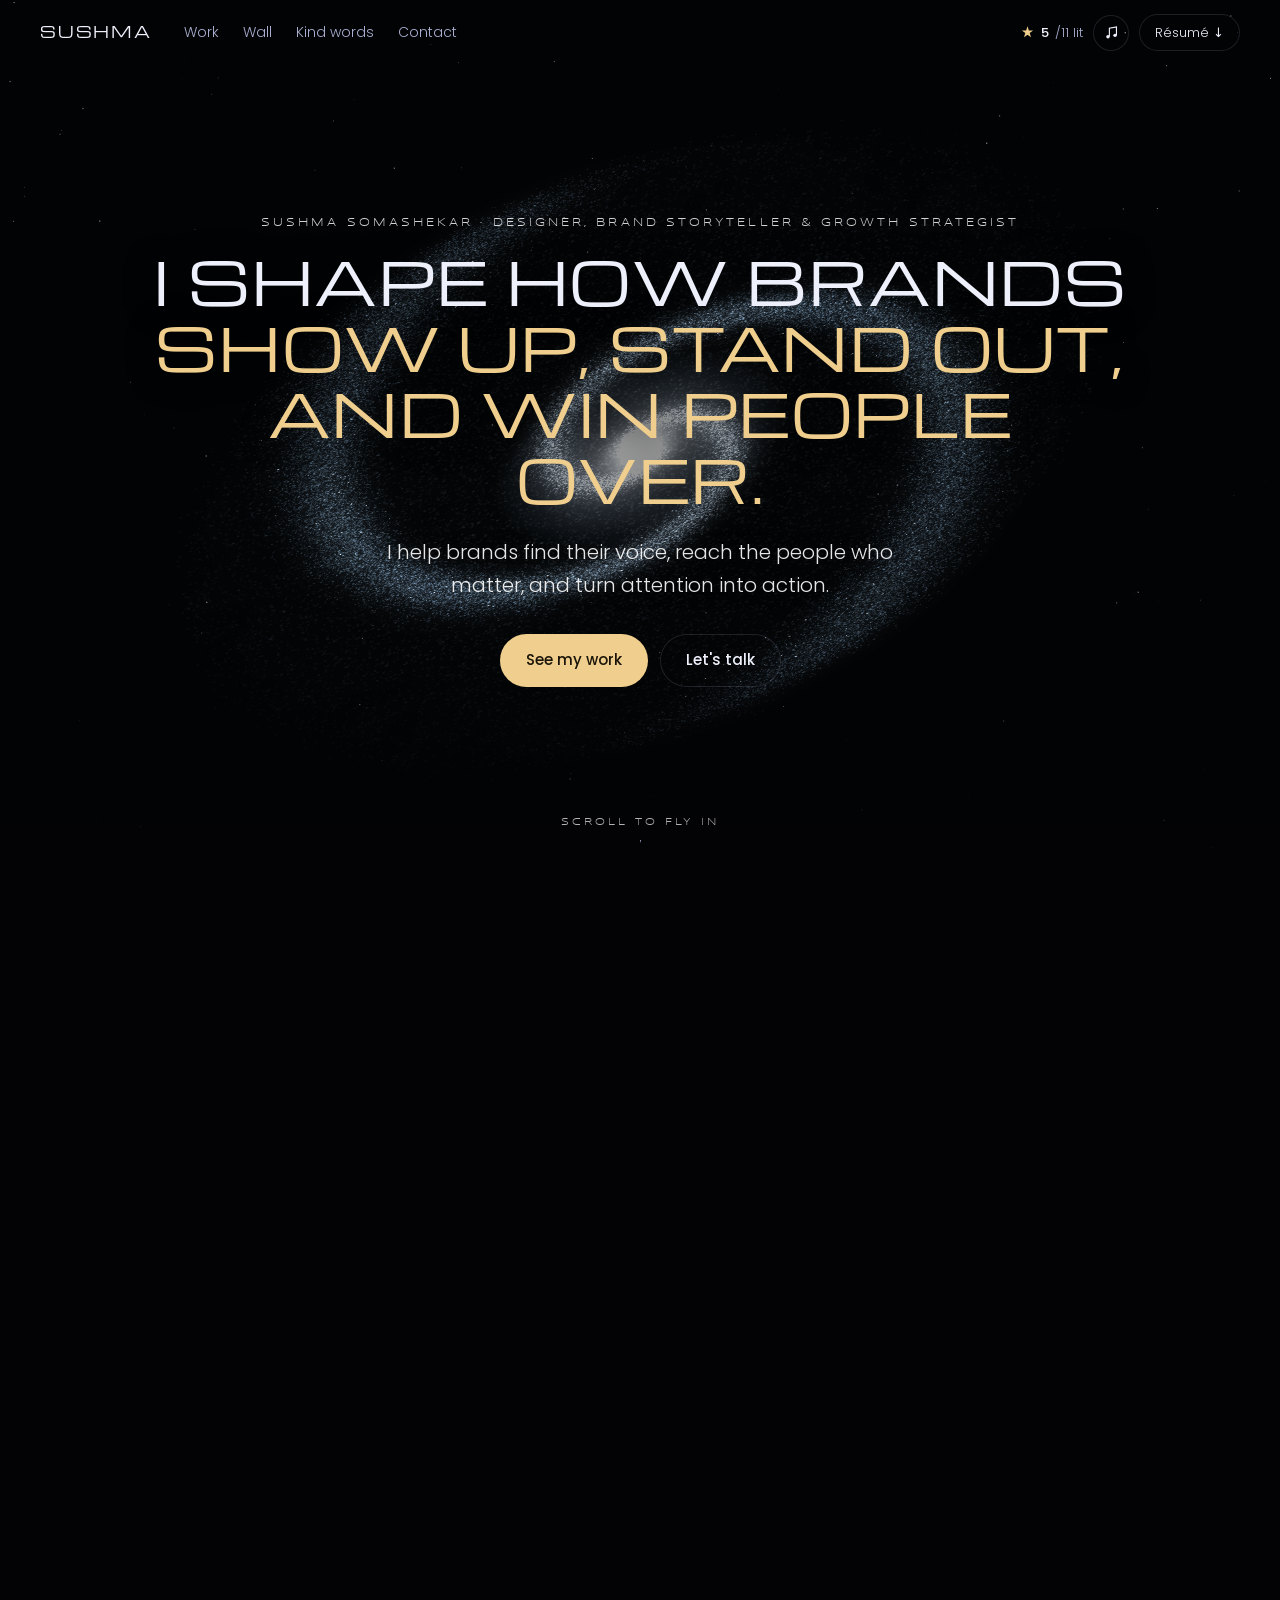
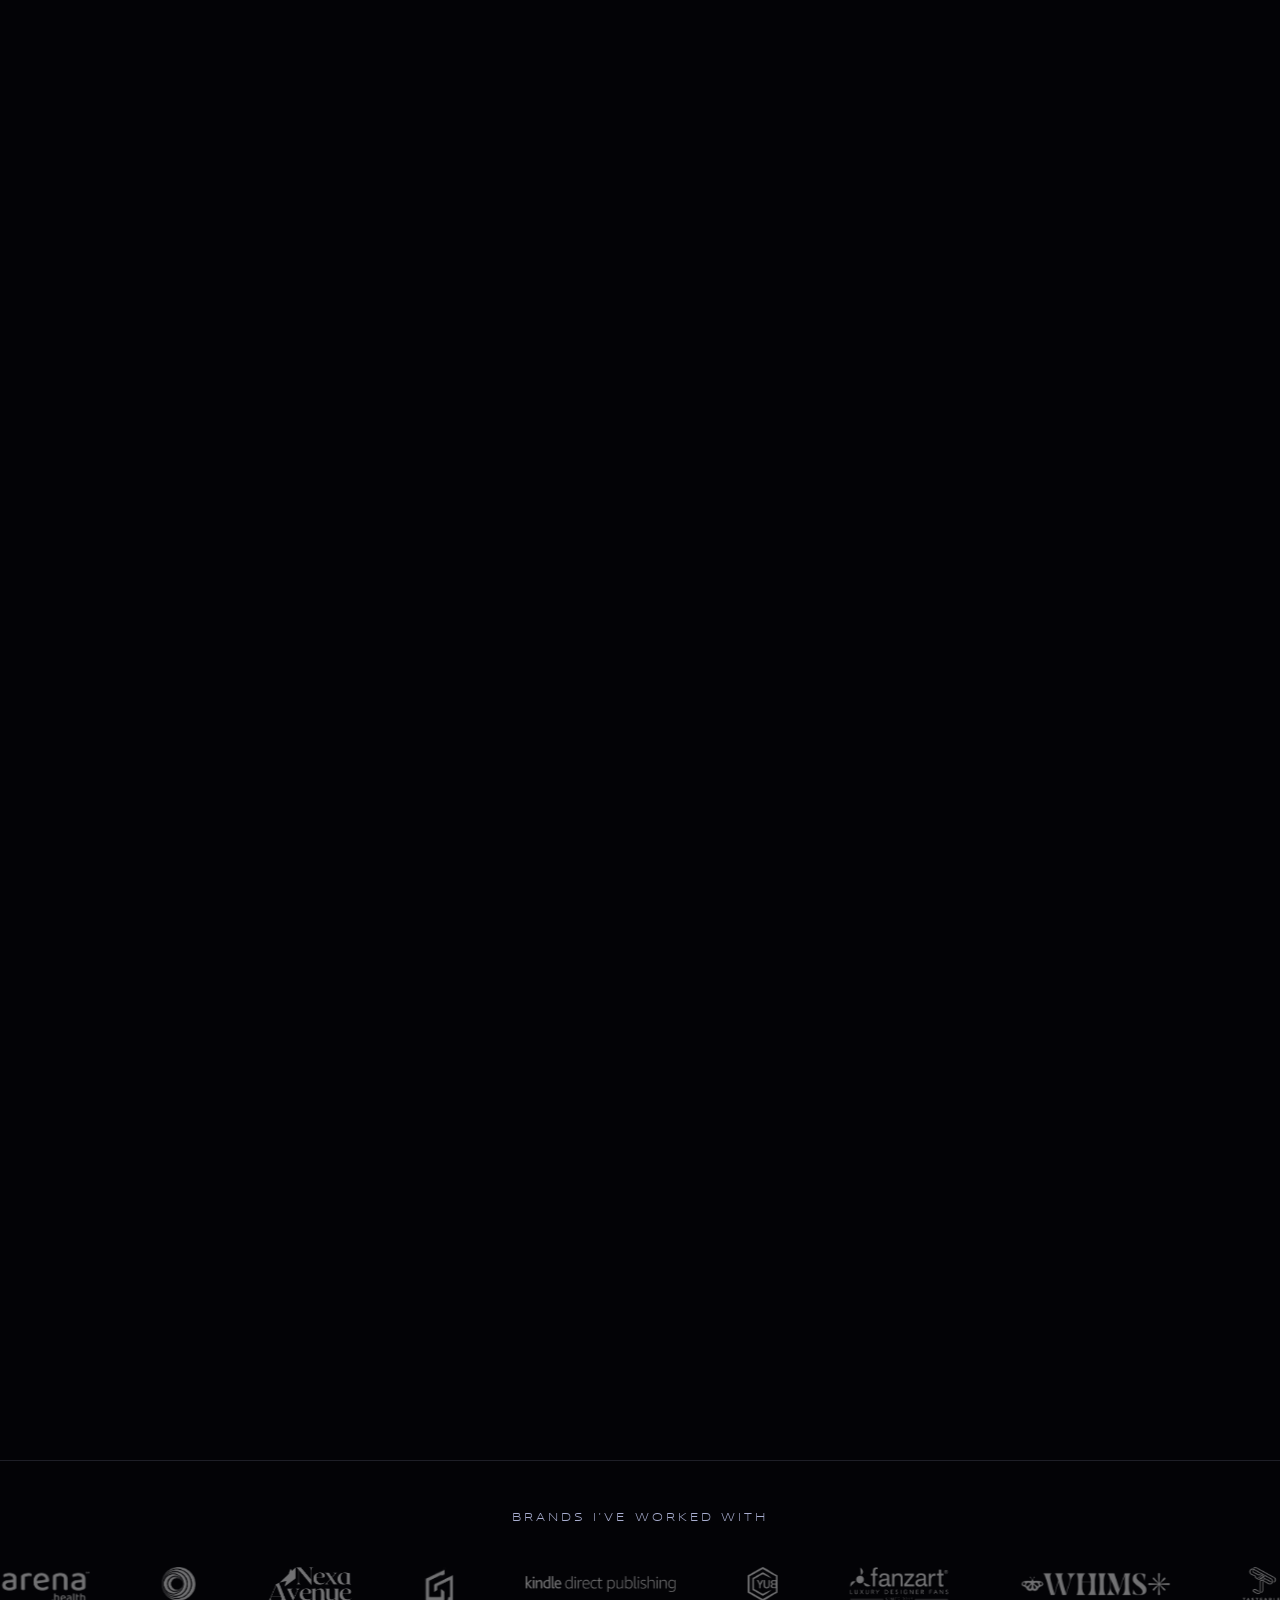
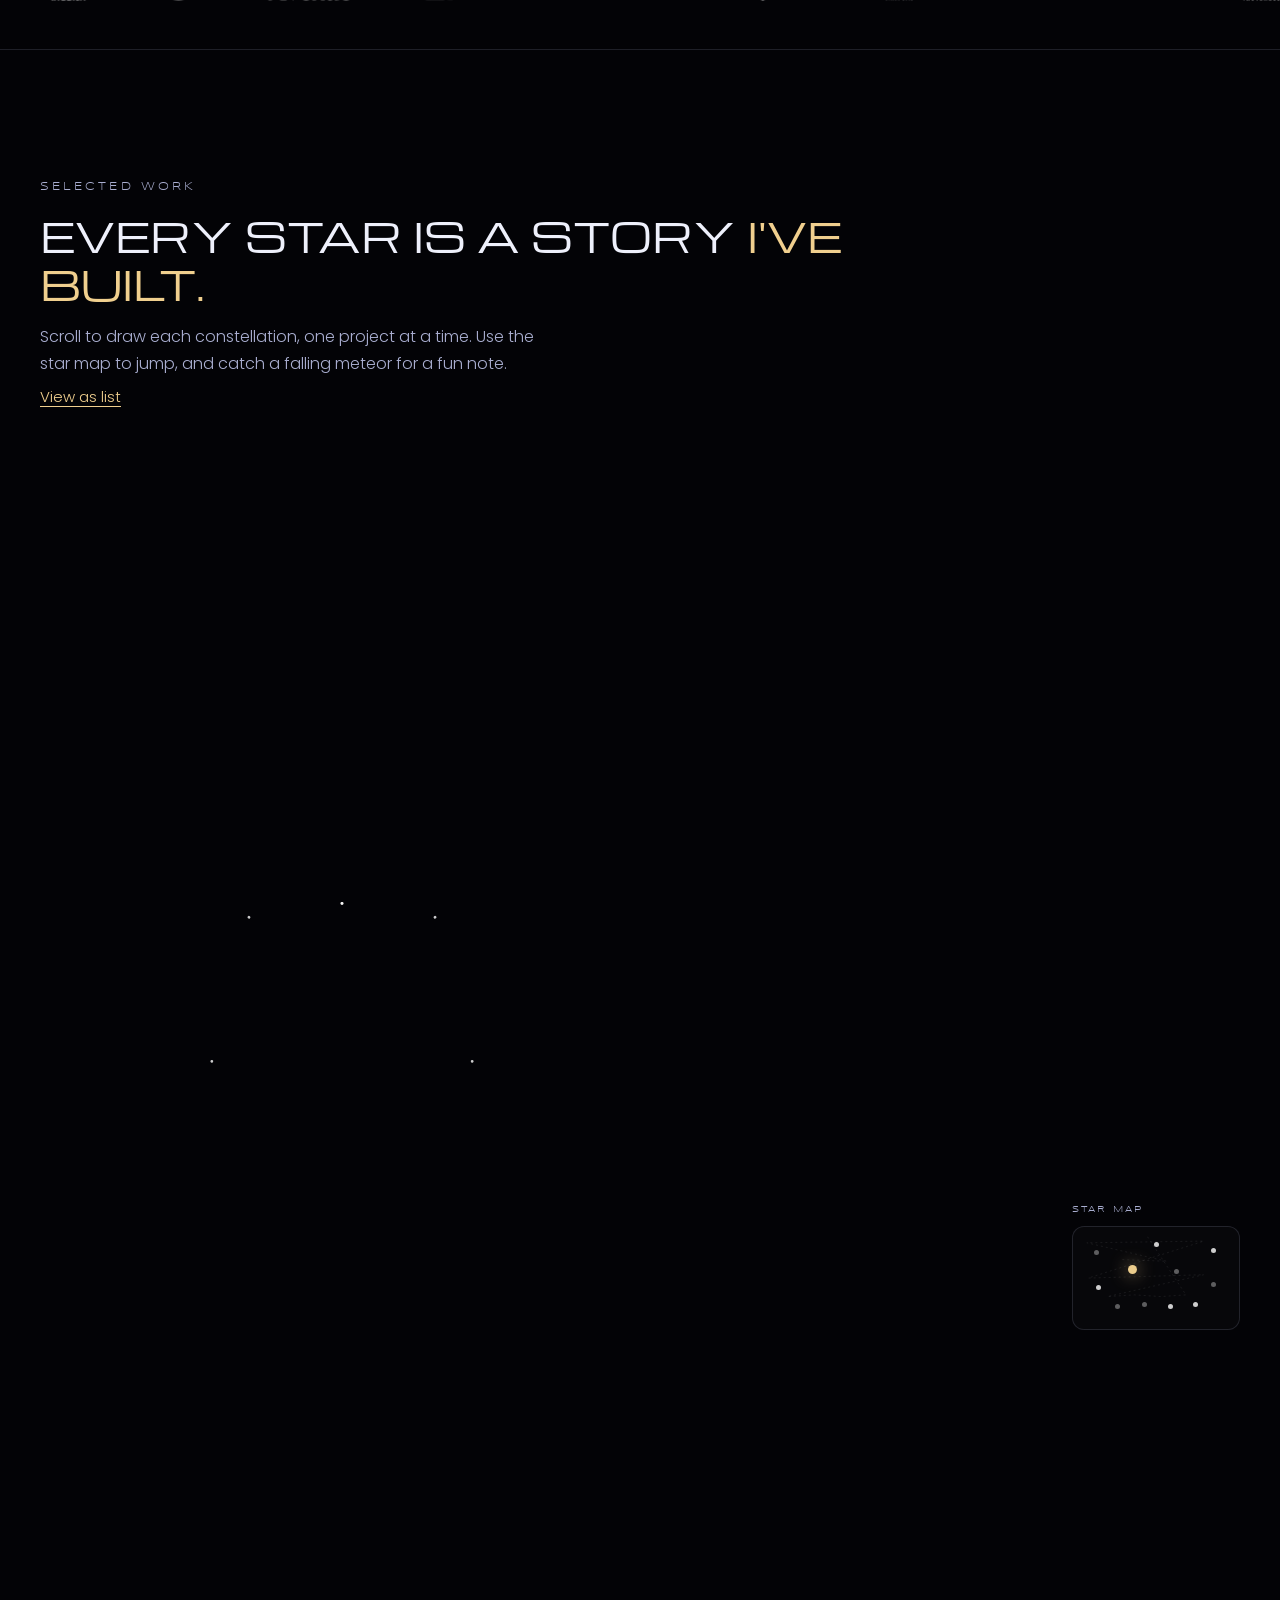
<file: space/index.html>
<!doctype html><html lang="en"><head><meta charset="utf-8"><meta http-equiv="refresh" content="0; url=../"><link rel="canonical" href="../"><title>Moved</title></head><body><a href="../">Go to the portfolio</a></body></html>
</file>
<file: css/space.css>
@font-face { font-family: 'Michroma'; src: url(../assets/fonts/Michroma-Regular.woff2) format('woff2'); font-display: swap; }
@font-face { font-family: 'Syncopate'; src: url(../assets/fonts/Syncopate-Regular.woff2) format('woff2'); font-weight: 400; font-display: swap; }
@font-face { font-family: 'Syncopate'; src: url(../assets/fonts/Syncopate-Bold.woff2) format('woff2'); font-weight: 700; font-display: swap; }
@font-face { font-family: 'Poppins'; src: url(../assets/fonts/Poppins-Light.woff2) format('woff2'); font-weight: 300; font-display: swap; }
@font-face { font-family: 'Poppins'; src: url(../assets/fonts/Poppins-Regular.woff2) format('woff2'); font-weight: 400; font-display: swap; }
@font-face { font-family: 'Poppins'; src: url(../assets/fonts/Poppins-Italic.woff2) format('woff2'); font-weight: 400; font-style: italic; font-display: swap; }
@font-face { font-family: 'Poppins'; src: url(../assets/fonts/Poppins-Medium.woff2) format('woff2'); font-weight: 500; font-display: swap; }
@font-face { font-family: 'Poppins'; src: url(../assets/fonts/Poppins-SemiBold.woff2) format('woff2'); font-weight: 600; font-display: swap; }

/* tokens: one base, one secondary, one accent */
:root {
  --bg: #030306; --bg2: #0a0a10; --panel: rgba(16, 16, 24, .72); --line: rgba(200, 206, 240, .14);
  --text: #eef0fb; --muted: #a9aed0; --accent: #f0cf8e; --accent2: #fbe8c4;
  --title: 'Michroma', 'Poppins', sans-serif; --label: 'Syncopate', 'Poppins', sans-serif; --body: 'Poppins', system-ui, sans-serif;
  --s1: 8px; --s2: 16px; --s3: 24px; --s4: 32px; --s5: 48px; --s6: 72px; --s7: 120px;
  --wrap: 1200px; --r: 18px;
}
* { box-sizing: border-box; margin: 0; padding: 0; }
html { scroll-behavior: smooth; }
body { background: var(--bg); color: var(--text); font-family: var(--body); font-weight: 300; font-size: 17px; line-height: 1.65; -webkit-font-smoothing: antialiased; overflow-x: hidden; }
a { color: inherit; }
button { font: inherit; color: inherit; background: none; border: 0; cursor: pointer; }
img, video { display: block; max-width: 100%; }
.skip { position: absolute; left: -999px; top: 8px; z-index: 100; background: var(--accent); color: #1a1408; padding: 8px 14px; border-radius: 99px; }
.skip:focus { left: 16px; }
:focus-visible { outline: 2px solid var(--accent); outline-offset: 3px; border-radius: 6px; }

/* type scale: 4 sizes */
.label { font-family: var(--label); font-size: 11px; letter-spacing: .28em; text-transform: uppercase; color: var(--muted); margin-bottom: var(--s2); }
.center { text-align: center; }
.title { font-family: var(--title); font-weight: 400; font-size: clamp(30px, 5.2vw, 68px); line-height: 1.12; letter-spacing: .01em; text-transform: uppercase; }
.h2 span { color: var(--accent); }
.h2 { font-family: var(--title); font-weight: 400; font-size: clamp(24px, 3.2vw, 40px); line-height: 1.2; text-transform: uppercase; max-width: 22ch; }
.h2.big { font-size: clamp(26px, 4vw, 52px); max-width: 20ch; }
.h3 { font-family: var(--body); font-weight: 500; font-size: 22px; line-height: 1.3; }
.lede { font-size: clamp(17px, 1.6vw, 20px); color: var(--muted); max-width: 46ch; }
.muted { color: var(--muted); font-size: 15px; }
.wrap { width: min(var(--wrap), 100% - 48px); margin: 0 auto; }
.sec { padding: 96px 0; position: relative; }

/* buttons */
.ctas { display: flex; flex-wrap: wrap; gap: 12px; margin-top: var(--s4); }
.btn { display: inline-flex; align-items: center; gap: 8px; padding: 14px 26px; border-radius: 99px; background: var(--accent); color: #1a1408; font-weight: 500; font-size: 15px; text-decoration: none; transition: transform .25s, box-shadow .25s; }
.btn:hover { transform: translateY(-2px); box-shadow: 0 10px 30px rgba(240, 207, 142, .35); }
.btn.ghost { background: transparent; color: var(--text); box-shadow: inset 0 0 0 1px var(--line); }
.btn.ghost:hover { box-shadow: inset 0 0 0 1px var(--accent); }
.btn-sm { font-size: 13px; padding: 8px 16px; border-radius: 99px; box-shadow: inset 0 0 0 1px var(--line); text-decoration: none; }
.btn-sm:hover { box-shadow: inset 0 0 0 1px var(--accent); }
.link { color: var(--accent); font-size: 14px; text-decoration: underline; text-underline-offset: 4px; }

/* nav */
.nav { position: fixed; inset: 0 0 auto; z-index: 40; display: flex; align-items: center; gap: var(--s4); padding: 14px max(24px, calc((100vw - var(--wrap)) / 2)); transition: background .3s, backdrop-filter .3s; }
.nav.solid { background: rgba(3, 3, 6, .72); backdrop-filter: blur(14px); box-shadow: 0 1px 0 var(--line); }
.brand { font-family: var(--title); font-size: 15px; letter-spacing: .12em; text-transform: uppercase; text-decoration: none; }
.links { display: flex; gap: var(--s3); font-size: 14px; }
.links a { text-decoration: none; color: var(--muted); transition: color .2s; }
.links a:hover, .links a.on { color: var(--text); }
.nav-r { margin-left: auto; display: flex; align-items: center; gap: 10px; }
.lit { display: inline-flex; align-items: center; gap: 6px; font-size: 13px; color: var(--muted); }
.lit svg { width: 15px; height: 15px; fill: var(--accent); }
.lit b { color: var(--text); font-weight: 500; }
.lit.pop { animation: pop .6s ease; }
@keyframes pop { 40% { transform: scale(1.2); } }
.icon { width: 36px; height: 36px; border-radius: 50%; display: grid; place-items: center; box-shadow: inset 0 0 0 1px var(--line); }
.icon svg { width: 17px; height: 17px; fill: currentColor; }
.icon[aria-pressed="true"] { background: var(--accent); color: #1a1408; }

/* hero */
.hero { position: relative; height: 100vh; height: 100svh; min-height: 560px; overflow: hidden; display: grid; place-items: center; }
#galaxy { position: absolute; inset: 0; width: 100%; height: 100%; }
.hero::after { content: ''; position: absolute; inset: 0; background: radial-gradient(60% 46% at 50% 50%, rgba(3, 3, 6, .55), rgba(3, 3, 6, 0) 70%), linear-gradient(180deg, rgba(3, 3, 6, 0) 70%, var(--bg)); pointer-events: none; }
.hero-in { position: relative; z-index: 2; text-align: center; padding: 0 24px; display: grid; justify-items: center; will-change: transform, opacity; }
.hero-in .lede { margin-top: var(--s3); }
.scroll-cue { position: absolute; bottom: 26px; left: 50%; transform: translateX(-50%); z-index: 2; font-family: var(--label); font-size: 10px; letter-spacing: .3em; text-transform: uppercase; color: var(--muted); }
.scroll-cue::after { content: ''; display: block; width: 1px; height: 34px; margin: 10px auto 0; background: linear-gradient(var(--muted), transparent); animation: cue 2.2s ease-in-out infinite; }
@keyframes cue { 0% { transform: scaleY(0); transform-origin: top; } 50% { transform: scaleY(1); transform-origin: top; } 51% { transform-origin: bottom; } 100% { transform: scaleY(0); transform-origin: bottom; } }

/* proof */
.proof { padding-top: var(--s6); }
.stats { list-style: none; display: grid; grid-template-columns: repeat(4, 1fr); gap: var(--s3); }
.stats li { position: relative; padding: var(--s3) 0 0; border-top: 1px solid var(--line); }
.stats b { display: block; font-family: var(--title); font-weight: 400; font-size: clamp(36px, 4.4vw, 56px); line-height: 1; color: var(--text); }
.stats span { display: block; margin-top: 12px; font-size: 15px; color: var(--text); line-height: 1.45; }
.stats small { display: block; margin-top: 6px; font-size: 12px; color: var(--muted); }
.sparkle { position: absolute; width: 4px; height: 4px; border-radius: 50%; background: var(--accent2); pointer-events: none; animation: spark .9s ease-out forwards; }
@keyframes spark { to { transform: translate(var(--dx), var(--dy)) scale(.2); opacity: 0; } }

/* logos */
.logos { padding: var(--s5) 0; border-block: 1px solid var(--line); overflow: hidden; }
.track { display: flex; gap: 72px; width: max-content; animation: marquee 50s linear infinite; padding-top: 8px; }
.logos:hover .track { animation-play-state: paused; }
.track img { height: 34px; max-width: 150px; object-fit: contain; width: auto; filter: brightness(0) invert(.88); opacity: .5; transition: opacity .3s, filter .3s; }
.track img:hover { opacity: 1; filter: brightness(0) invert(1) drop-shadow(0 0 10px rgba(255, 236, 200, .6)); }
@keyframes marquee { to { transform: translateX(-50%); } }

/* constellation sky */
.head { display: flex; justify-content: space-between; align-items: flex-end; gap: var(--s4); flex-wrap: wrap; }
.head-r { text-align: left; display: grid; gap: 6px; justify-items: start; max-width: 34ch; }
.sky { position: relative; width: min(1320px, 100% - 24px); margin: var(--s5) auto 0; aspect-ratio: 16 / 10; }
.sky svg { position: absolute; inset: 0; width: 100%; height: 100%; overflow: visible; }
.cst { cursor: pointer; outline: none; }
.cst .float { animation: drift var(--dur, 12s) ease-in-out infinite alternate; animation-delay: var(--del, 0s); transform-box: fill-box; transform-origin: center; }
@keyframes drift { from { transform: translate(-6px, 4px) rotate(-1.2deg); } to { transform: translate(6px, -6px) rotate(1.2deg); } }
.cst .sil { fill: #d8dbe8; fill-opacity: .14; stroke: #e4e6f0; stroke-opacity: .16; stroke-width: 1; transition: fill-opacity .5s, stroke-opacity .5s; }
.cst .sil.stroke { fill: none; stroke-opacity: .2; stroke-width: 8; stroke-linecap: round; stroke-linejoin: round; }
.cst .ln { fill: none; stroke: #fff; stroke-width: 1.1; stroke-opacity: .7; stroke-dasharray: var(--len); stroke-dashoffset: var(--len); transition: stroke-dashoffset .9s ease; }
.cst .st { fill: #fff; transition: r .3s; }
.cst .glow { fill: url(#starGlow); opacity: .5; transition: opacity .4s; }
.cst .name { font-family: var(--label); font-size: 9px; letter-spacing: .24em; text-transform: uppercase; fill: var(--muted); text-anchor: middle; opacity: .7; transition: opacity .4s, fill .4s; }
.cst.lit .sil { fill-opacity: .2; stroke-opacity: .3; }
.cst.lit .sil.stroke { stroke-opacity: .32; }
.cst.lit .ln { stroke-dashoffset: 0; stroke-opacity: .45; }
.cst.lit .name { opacity: .85; }
.cst:hover .sil, .cst:focus-visible .sil, .cst.on .sil { fill-opacity: .34; stroke-opacity: .55; }
.cst:hover .sil.stroke, .cst.on .sil.stroke { stroke-opacity: .5; }
.cst:hover .ln, .cst:focus-visible .ln, .cst.on .ln { stroke-dashoffset: 0; stroke-opacity: .95; }
.cst:hover .glow, .cst.on .glow { opacity: 1; }
.cst:hover .name, .cst:focus-visible .name, .cst.on .name { opacity: 1; fill: var(--accent2); }
.cst.big .name { font-size: 11px; }
.cat .tail { transform-box: fill-box; transform-origin: 0% 100%; }
.cat:hover .tail { animation: flick .9s ease-in-out; }
@keyframes flick { 30% { transform: rotate(-14deg); } 60% { transform: rotate(8deg); } }
.cat .lid { transform-box: fill-box; transform-origin: center; transform: scaleY(0); }
.cat.wink .lid.r { animation: wink 1.4s ease-in-out 2; }
@keyframes wink { 40%, 60% { transform: scaleY(1); } }
.list { display: grid; grid-template-columns: repeat(auto-fill, minmax(260px, 1fr)); gap: var(--s2); margin-top: var(--s5); }
.li { padding: var(--s3); border-radius: var(--r); background: var(--panel); box-shadow: inset 0 0 0 1px var(--line); display: grid; gap: 6px; text-align: left; }
.li small { font-family: var(--label); font-size: 10px; letter-spacing: .2em; text-transform: uppercase; color: var(--accent); }
.li p { font-size: 14px; color: var(--muted); }

/* project tab */
.tab { position: fixed; z-index: 45; top: 84px; right: 24px; width: 380px; max-height: calc(100vh - 108px); overflow: auto; background: rgba(12, 12, 18, .92); backdrop-filter: blur(18px); border-radius: 22px; box-shadow: inset 0 0 0 1px var(--line), 0 30px 80px rgba(0, 0, 0, .5); padding: var(--s4) var(--s4) var(--s3); transform: translateX(calc(100% + 40px)); transition: transform .45s cubic-bezier(.2, .8, .2, 1); }
.tab.open { transform: none; }
.tab .logo { height: 30px; width: auto; max-width: 170px; object-fit: contain; object-position: left; margin-bottom: 14px; filter: brightness(0) invert(.92); }
.tab .where { font-family: var(--label); font-size: 10px; letter-spacing: .22em; text-transform: uppercase; color: var(--accent); }
.tab h3 { font-family: var(--title); font-weight: 400; font-size: 22px; line-height: 1.25; text-transform: uppercase; margin: 6px 0 10px; }
.tab p { font-size: 15px; color: var(--muted); }
.tab ul { list-style: none; margin: 16px 0 0; display: grid; gap: 10px; }
.tab li { font-size: 14px; line-height: 1.5; padding-left: 18px; position: relative; }
.tab li::before { content: '✦'; position: absolute; left: 0; color: var(--accent); font-size: 10px; top: 4px; }
.tab .ctas { margin-top: var(--s3); gap: 8px; }
.tab .btn { padding: 11px 18px; font-size: 14px; }
.x { position: absolute; top: 12px; right: 12px; width: 36px; height: 36px; border-radius: 50%; font-size: 22px; line-height: 1; box-shadow: inset 0 0 0 1px var(--line); z-index: 2; }

/* content wall */
.wall { columns: 4 240px; column-gap: var(--s2); margin-top: var(--s5); }
.tile { position: relative; break-inside: avoid; margin-bottom: var(--s2); border-radius: 14px; overflow: hidden; cursor: zoom-in; background: var(--bg2); transform-style: preserve-3d; transition: transform .25s ease, box-shadow .25s; box-shadow: inset 0 0 0 1px var(--line); }
.tile:hover { box-shadow: 0 20px 50px rgba(0, 0, 0, .45); }
.tile img, .tile video { width: 100%; height: auto; }
.tile figcaption { position: absolute; left: 10px; bottom: 10px; font-size: 12px; padding: 4px 10px; border-radius: 99px; background: rgba(3, 3, 6, .7); backdrop-filter: blur(6px); opacity: 0; transition: opacity .25s; }
.tile:hover figcaption { opacity: 1; }
.tile .play { position: absolute; top: 10px; right: 10px; font-size: 11px; padding: 3px 9px; border-radius: 99px; background: rgba(3, 3, 6, .7); }

/* testimonials: star notes */
.notes { display: grid; grid-template-columns: repeat(auto-fill, minmax(300px, 1fr)); gap: var(--s2); margin-top: var(--s5); align-items: start; }
.sn { text-align: left; width: 100%; border-radius: var(--r); padding: var(--s3); background: var(--panel); box-shadow: inset 0 0 0 1px var(--line); transition: box-shadow .3s; }
.sn:hover { box-shadow: inset 0 0 0 1px rgba(240, 207, 142, .5); }
.sn .top { display: flex; align-items: center; gap: 14px; }
.sn .star { width: 34px; height: 34px; flex: none; fill: var(--accent); filter: drop-shadow(0 0 10px rgba(240, 207, 142, .8)); transition: transform .5s; }
.sn.open .star { transform: rotate(144deg) scale(.8); }
.sn b { display: block; font-weight: 500; font-size: 16px; }
.sn small { display: block; font-size: 13px; color: var(--muted); }
.sn .q { display: grid; grid-template-rows: 0fr; transition: grid-template-rows .5s ease; }
.sn .q > p { overflow: hidden; font-style: italic; color: var(--text); }
.sn.open .q { grid-template-rows: 1fr; }
.sn.open .q > p { padding-top: var(--s2); }

/* contact */
.contact { padding-bottom: var(--s5); background: radial-gradient(60% 50% at 50% 100%, rgba(120, 90, 200, .18), transparent); }
.contact .lede { margin-top: var(--s3); }
.foot { margin-top: var(--s7); padding-top: var(--s3); border-top: 1px solid var(--line); font-size: 13px; color: var(--muted); }
.signal { position: fixed; z-index: 60; width: 8px; height: 8px; border-radius: 50%; background: #fff; box-shadow: 0 0 18px 6px rgba(255, 236, 206, .8); pointer-events: none; transition: transform 1s cubic-bezier(.5, 0, .2, 1), opacity 1s; }

/* misc */
.totop { position: fixed; right: 24px; bottom: 24px; z-index: 30; width: 46px; height: 46px; border-radius: 50%; display: grid; place-items: center; background: var(--panel); backdrop-filter: blur(10px); box-shadow: inset 0 0 0 1px var(--line); opacity: 0; pointer-events: none; transition: opacity .3s, transform .3s; }
.totop svg { width: 20px; fill: var(--accent); }
.totop.show { opacity: 1; pointer-events: auto; }
.totop:hover { transform: translateY(-3px); }
.toast { position: fixed; left: 50%; bottom: 30px; z-index: 70; transform: translate(-50%, 20px); padding: 10px 18px; border-radius: 99px; background: var(--accent); color: #1a1408; font-size: 14px; font-weight: 500; opacity: 0; transition: opacity .3s, transform .3s; pointer-events: none; }
.toast.show { opacity: 1; transform: translate(-50%, 0); }
#comet { position: fixed; inset: 0; width: 100%; height: 100%; z-index: 35; pointer-events: none; }
.shoot { position: fixed; z-index: 36; width: 170px; height: 30px; transform-origin: right center; opacity: 0; pointer-events: none; }
.shoot::before { content: ''; position: absolute; left: 0; right: 0; top: 13px; height: 3px; border-radius: 3px; background: linear-gradient(90deg, rgba(255, 255, 255, 0), #fff); filter: drop-shadow(0 0 6px rgba(255, 240, 216, .9)); }
.shoot::after { content: ''; position: absolute; right: -3px; top: 10px; width: 9px; height: 9px; border-radius: 50%; background: #fff; box-shadow: 0 0 14px 4px rgba(255, 238, 210, .9); }
.shoot.go { pointer-events: auto; cursor: pointer; animation: shoot 2.6s ease-in forwards; }
@keyframes shoot { 0% { opacity: 0; transform: translate(0, 0) rotate(var(--a)); } 10% { opacity: 1; } 80% { opacity: 1; } 100% { opacity: 0; transform: translate(var(--tx), var(--ty)) rotate(var(--a)); } }

/* modals */
.modal { position: fixed; inset: 0; z-index: 80; display: grid; place-items: center; padding: 16px; background: rgba(3, 3, 6, .72); backdrop-filter: blur(8px); opacity: 0; pointer-events: none; transition: opacity .3s; }
.modal.open { opacity: 1; pointer-events: auto; }
.sheet { position: relative; width: min(1120px, 100%); max-height: calc(100svh - 32px); overflow: auto; background: var(--bg2); border-radius: 24px; box-shadow: inset 0 0 0 1px var(--line); padding: clamp(28px, 5vw, 64px) clamp(20px, 5vw, 64px); transform: translateY(14px); transition: transform .35s; }
.sheet.small { width: min(560px, 100%); }
.modal.open .sheet { transform: none; }
.viewer { max-width: min(1100px, 100%); max-height: calc(100svh - 80px); display: grid; place-items: center; }
.viewer img, .viewer video { max-height: calc(100svh - 80px); width: auto; border-radius: 12px; }
.k { font-family: var(--label); font-size: 10px; letter-spacing: .24em; text-transform: uppercase; color: var(--accent); margin-top: var(--s3); margin-bottom: 6px; }
.p-title { font-family: var(--title); font-weight: 400; font-size: clamp(26px, 4vw, 48px); line-height: 1.15; text-transform: uppercase; }
.p-line { color: var(--muted); font-size: 18px; margin-top: 12px; max-width: 60ch; }
.chips { display: flex; flex-wrap: wrap; gap: 6px; margin-top: var(--s2); }
.chips span { font-size: 12px; padding: 4px 12px; border-radius: 99px; box-shadow: inset 0 0 0 1px var(--line); color: var(--muted); }
.res { margin-top: var(--s4); padding: var(--s3) var(--s4); border-radius: var(--r); background: linear-gradient(120deg, rgba(240, 207, 142, .14), rgba(255, 255, 255, .03)); box-shadow: inset 0 0 0 1px rgba(240, 207, 142, .25); font-size: clamp(17px, 1.8vw, 21px); color: var(--text); }
.two-col { display: grid; grid-template-columns: 1fr 1fr; gap: var(--s4) var(--s5); margin-top: var(--s2); }
.pts { list-style: none; display: grid; gap: 8px; }
.pts li { padding-left: 18px; position: relative; font-size: 15px; }
.pts li::before { content: '✦'; position: absolute; left: 0; top: 3px; font-size: 10px; color: var(--accent); }
.plinks { display: flex; flex-wrap: wrap; gap: 8px; margin-top: var(--s3); }
.plinks a { font-size: 13px; padding: 6px 14px; border-radius: 99px; box-shadow: inset 0 0 0 1px var(--line); text-decoration: none; }
.plinks a:hover { box-shadow: inset 0 0 0 1px var(--accent); }
.p-sec { font-family: var(--title); font-weight: 400; font-size: 18px; text-transform: uppercase; letter-spacing: .04em; margin: var(--s5) 0 var(--s2); }
.films { display: grid; grid-template-columns: 1fr 1fr; gap: var(--s2); }
.films .wide { grid-column: 1 / -1; }
.films video, .films img { width: 100%; border-radius: 12px; background: #000; }
.films figcaption { font-size: 13px; color: var(--muted); margin-top: 6px; }
.badge { font-family: var(--label); font-size: 9px; letter-spacing: .18em; padding: 2px 8px; border-radius: 99px; background: var(--accent); color: #1a1408; margin-right: 6px; }
.gallery { columns: 3 240px; column-gap: 12px; }
.gallery > * { width: 100%; margin-bottom: 12px; border-radius: 12px; break-inside: avoid; background: #111; }
.p-next { margin-top: var(--s5); padding-top: var(--s3); border-top: 1px solid var(--line); display: flex; justify-content: space-between; gap: 12px; flex-wrap: wrap; }
.note-txt { font-size: 18px; margin-top: var(--s2); }

@media (max-width: 900px) {
  .links { display: none; }
  .stats { grid-template-columns: repeat(2, 1fr); gap: var(--s4) var(--s3); }
  .two-col, .films { grid-template-columns: 1fr; }
  .sky { aspect-ratio: 9 / 19; width: calc(100% - 16px); }
  .head-r { text-align: left; justify-items: start; }
  .tab { top: auto; bottom: 0; right: 0; left: 0; width: auto; max-height: 72svh; border-radius: 22px 22px 0 0; transform: translateY(105%); }
  .tab.open { transform: none; }
  .sec { padding: 64px 0; }
  .wall { columns: 2; column-gap: 10px; margin-top: var(--s4); }
  .wall .tile { margin-bottom: 10px; }
  .lit span, .btn-sm { display: none; }
}
@media (max-width: 520px) { .nav { gap: 12px; padding: 12px 16px; } .wrap { width: calc(100% - 32px); } .lit { font-size: 12px; } }
@media (hover: none) { #comet { display: none; } }
@media (prefers-reduced-motion: reduce) {
  html { scroll-behavior: auto; }
  .cst .float, .track, .scroll-cue::after, .shoot { animation: none !important; }
}

/* ===== Darena case study (star project) ===== */
.star-badge { display: inline-flex; align-items: center; gap: 6px; font-family: var(--label); font-size: 10px; letter-spacing: .2em; text-transform: uppercase; color: #1a1408; background: linear-gradient(90deg, #ffd27a, var(--accent)); padding: 4px 10px; border-radius: 99px; margin-bottom: 10px; }
.dc { margin-top: var(--s5); }
.dc .tag { font-family: var(--label); font-size: 10px; letter-spacing: .24em; text-transform: uppercase; color: var(--accent); margin-bottom: 8px; }
.dc em { font-style: normal; color: var(--accent); }
.dc .b { position: relative; background: rgba(255, 255, 255, .035); border-radius: var(--r); box-shadow: inset 0 0 0 1px var(--line); padding: var(--s3); overflow: hidden; }
.dc .k { display: block; margin: 0 0 10px; }
.dc .big { display: block; font-family: var(--title); font-size: clamp(30px, 3.4vw, 44px); line-height: 1.05; color: var(--text); }
.dc .mid { display: block; font-family: var(--title); font-size: 24px; color: var(--text); }
.dc p { font-size: 14px; color: var(--muted); margin-top: 8px; }
.dc strong { color: var(--text); font-weight: 500; }
.dc .d-h { font-family: var(--body); font-weight: 500; font-size: 19px; line-height: 1.3; margin-bottom: var(--s2); }
.dc .bento { display: grid; grid-template-columns: repeat(12, 1fr); gap: var(--s2); margin-top: var(--s3); }
.dc .b-visitors { grid-column: span 4; } .dc .b-day { grid-column: span 3; } .dc .b-speed { grid-column: span 5; }
.dc .b-read { grid-column: span 5; } .dc .b-email { grid-column: span 4; } .dc .b-open { grid-column: span 3; }
.dc .b-click { grid-column: span 4; } .dc .b-traffic { grid-column: span 8; display: grid; grid-template-columns: repeat(3, 1fr); gap: var(--s3); }
.dc .bento-2 .d-traffic { grid-column: span 12; } .dc .bento-2 .d-clicks { grid-column: span 5; } .dc .bento-2 .d-inq { grid-column: span 7; }
.dc svg.spark { width: 100%; height: 60px; margin-top: 12px; }
.dc svg.spark path { fill: none; stroke: var(--accent); stroke-width: 2.4; vector-effect: non-scaling-stroke; stroke-dasharray: 600; stroke-dashoffset: 600; transition: stroke-dashoffset 2s ease; }
.dc .in svg.spark path, .dc .b.in svg.spark path { stroke-dashoffset: 0; }
.dc .rings { display: flex; gap: var(--s2); justify-content: space-between; margin-top: 4px; }
.dc .ring { position: relative; width: 31%; text-align: center; }
.dc .ring svg { width: 100%; transform: rotate(-90deg); }
.dc .ring circle { fill: none; stroke: rgba(255, 255, 255, .08); stroke-width: 9; }
.dc .ring circle.fg { stroke: #6ee7a8; stroke-linecap: round; stroke-dasharray: 326.7; stroke-dashoffset: calc(326.7 * (1 - var(--v, 0) / 100)); transition: stroke-dashoffset 1.8s ease, stroke .6s; }
.dc .ring.low circle.fg { stroke: #ffb35c; }
.dc .ring b { position: absolute; top: 0; left: 0; right: 0; aspect-ratio: 1; display: grid; place-items: center; font-family: var(--title); font-size: 22px; font-weight: 400; }
.dc .ring figcaption { font-size: 12px; color: var(--muted); margin-top: 6px; }
.dc .bars { display: grid; gap: 12px; margin-top: 4px; }
.dc .bar { display: grid; grid-template-columns: 1fr auto; gap: 4px 10px; align-items: center; }
.dc .bar .lbl { font-size: 13px; }
.dc .bar .val { font-family: var(--title); font-size: 15px; color: var(--accent); }
.dc .bar .track { grid-column: 1 / -1; height: 8px; border-radius: 8px; background: rgba(255, 255, 255, .07); overflow: hidden; }
.dc .bar .track i { display: block; height: 100%; width: 0; border-radius: 8px; background: linear-gradient(90deg, rgba(255, 255, 255, .3), var(--accent)); transition: width 1.6s ease; }
.dc .in .bar .track i { width: var(--w); }
.dc .bar small { grid-column: 1 / -1; font-size: 12px; color: var(--muted); }
.dc .cols { display: flex; align-items: flex-end; gap: 10px; height: 130px; margin-top: var(--s2); }
.dc .cols span { flex: 1; position: relative; display: flex; flex-direction: column; justify-content: flex-end; align-items: center; height: 100%; font-size: 11px; color: var(--muted); }
.dc .cols span::before { content: ''; order: 1; width: 100%; height: 0; border-radius: 6px 6px 2px 2px; background: rgba(255, 255, 255, .16); transition: height 1.4s ease; margin-bottom: 6px; }
.dc .in .cols span::before { height: calc(var(--h) - 22px); }
.dc .cols span.hi::before { background: var(--accent); }
.dc .cols span i { order: 0; font-style: normal; font-size: 12px; color: var(--text); margin-bottom: 4px; }
.dc .cols span { flex-direction: column; } .dc .cols span > *, .dc .cols span::before { flex: none; }
.dc .d-chart { position: relative; margin-top: var(--s3); }
.dc .d-chart svg { width: 100%; height: auto; overflow: visible; }
.dc .d-chart .typ { stroke: rgba(255, 255, 255, .25); stroke-dasharray: 4 6; }
.dc .d-chart .area { fill: rgba(240, 207, 142, .12); }
.dc .d-chart .ln { fill: none; stroke: var(--accent); stroke-width: 2; stroke-dasharray: 3000; stroke-dashoffset: 3000; transition: stroke-dashoffset 3s ease; }
.dc .in .d-chart .ln { stroke-dashoffset: 0; }
.dc .d-chart circle { fill: #ffd27a; }
.dc .pin { position: absolute; transform: translate(-100%, -10%); font-size: 11px; color: var(--muted); background: rgba(5, 5, 10, .85); padding: 6px 10px; border-radius: 10px; box-shadow: inset 0 0 0 1px var(--line); max-width: 210px; }
.dc .pin:not(.l) { transform: translate(8%, -10%); }
.dc .pin b { display: block; font-family: var(--title); font-size: 16px; color: var(--text); }
.dc .typ-l { position: absolute; right: 0; top: 70%; font-size: 11px; color: var(--muted); }
.dc .d-months { display: flex; justify-content: space-between; font-size: 12px; color: var(--muted); margin-top: 8px; }
.dc .inq { list-style: none; display: flex; align-items: flex-end; gap: 8px; height: 220px; margin-top: var(--s2); }
.dc .inq li { flex: 1; height: 100%; display: flex; flex-direction: column; justify-content: flex-end; align-items: center; text-align: center; position: relative; }
.dc .inq li i { display: block; width: 100%; height: 0; border-radius: 6px 6px 2px 2px; background: rgba(255, 255, 255, .16); transition: height 1.4s ease; order: 1; }
.dc .in .inq li i { height: calc(var(--h) * .62); }
.dc .inq li.hi i { background: var(--accent); }
.dc .inq li b { font-family: var(--title); font-size: 14px; font-weight: 400; order: 0; margin-bottom: 4px; }
.dc .inq li span { order: 2; font-size: 11px; color: var(--muted); margin-top: 6px; }
.dc .inq li span em { display: block; color: var(--accent); }
.dc .inq li small { position: absolute; bottom: 100%; left: 50%; transform: translateX(-50%); width: 150px; font-size: 11px; padding: 6px 8px; border-radius: 8px; background: rgba(5, 5, 10, .92); box-shadow: inset 0 0 0 1px var(--line); opacity: 0; pointer-events: none; transition: opacity .2s; z-index: 2; }
.dc .inq li:hover small, .dc .inq li:focus-within small { opacity: 1; }
.dc .d-films, .dc .d-vs-films { display: grid; grid-template-columns: 1fr; gap: var(--s2); margin-top: var(--s3); }
.dc .d-vs-films { grid-template-columns: 1fr 1fr; }
.dc .d-films video, .dc .d-vs-films video { width: 100%; border-radius: 12px; background: #000; }
.dc figcaption { font-size: 13px; color: var(--muted); margin-top: 8px; }
.dc .d-proof, .dc .d-vs { margin-top: var(--s6); }
.dc .d-sub-head h3 { font-family: var(--title); font-weight: 400; font-size: clamp(20px, 2.4vw, 28px); text-transform: uppercase; line-height: 1.2; }
.dc .d-pairs, .dc .d-vs-proof, .dc .d-grid2 { display: grid; grid-template-columns: 1fr 1fr; gap: var(--s2); margin-top: var(--s3); }
.dc .cmp { position: relative; border-radius: 12px; overflow: hidden; --p: 50%; background: #fff; }
.dc .cmp img { width: 100%; display: block; }
.dc .cmp-before { position: absolute; inset: 0; clip-path: inset(0 calc(100% - var(--p)) 0 0); }
.dc .cmp-before img { width: 100%; height: 100%; object-fit: cover; object-position: left top; }
.dc .cmp-bar { position: absolute; top: 0; bottom: 0; left: var(--p); width: 3px; background: var(--accent); transform: translateX(-50%); box-shadow: 0 0 12px rgba(240, 207, 142, .8); pointer-events: none; }
.dc .cmp-bar::after { content: '⟷'; position: absolute; top: 50%; left: 50%; transform: translate(-50%, -50%); width: 34px; height: 34px; border-radius: 50%; background: var(--accent); color: #1a1408; display: grid; place-items: center; font-size: 15px; }
.dc .cmp input { position: absolute; inset: 0; width: 100%; height: 100%; opacity: 0; cursor: ew-resize; margin: 0; }
.dc .cmp-tag { position: absolute; top: 10px; font-size: 11px; padding: 4px 10px; border-radius: 99px; background: rgba(5, 5, 10, .8); color: #fff; }
.dc .cmp-tag.l { left: 10px; } .dc .cmp-tag.r { right: 10px; }
.dc .d-delta { display: inline-block; margin: 0 8px; font-family: var(--title); color: #6ee7a8; }
.dc .cmp-card figcaption b { color: var(--text); font-weight: 500; }
.dc .d-time ol { list-style: none; display: grid; gap: 10px; }
.dc .d-time li { display: grid; grid-template-columns: 64px 1fr; gap: 10px; font-size: 14px; }
.dc .d-time time { font-family: var(--label); font-size: 10px; letter-spacing: .14em; color: var(--accent); padding-top: 4px; }
.dc .d-engine ul { list-style: none; display: grid; gap: 12px; }
.dc .d-engine li { display: grid; grid-template-columns: 54px 1fr; gap: 10px; font-size: 14px; }
.dc .d-engine b { font-family: var(--title); font-weight: 400; color: var(--accent); font-size: 14px; }
.dc .source { font-size: 12px; margin-top: var(--s3); }
@media (max-width: 900px) {
  .dc .bento > *, .dc .bento-2 > * { grid-column: 1 / -1 !important; }
  .dc .b-traffic { grid-template-columns: 1fr 1fr; }
  .dc .d-pairs, .dc .d-vs-proof, .dc .d-grid2, .dc .d-vs-films { grid-template-columns: 1fr; }
  .dc .pin { font-size: 10px; max-width: 140px; }
}

/* envelope constellation */
.cst .sil.thin { fill: none; stroke-width: 3; stroke-opacity: .28; stroke-linejoin: round; }
.cst .sig { stroke-width: 5; transform-box: fill-box; transform-origin: 50% 100%; animation: sig 3.2s ease-in-out infinite; }
@keyframes sig { 0%, 100% { stroke-opacity: .12; } 50% { stroke-opacity: .55; } }
.cst.env.ping .sig { animation: ping .6s ease-in-out 6; }
@keyframes ping { 50% { stroke-opacity: 1; transform: scale(1.12); } }
.tab .star-badge, .li .star-badge { margin-bottom: 10px; align-self: start; justify-self: start; }
.f-head { display: flex; flex-wrap: wrap; gap: 12px; align-items: center; margin-bottom: 8px; }
.f-head .label { margin: 0; }
@media (prefers-reduced-motion: reduce) { .cst .sig { animation: none; } }

/* hero title: static start, rotating word */
.hero .title { font-size: clamp(34px, 6vw, 78px); line-height: 1.08; display: grid; justify-items: center; text-shadow: 0 2px 30px rgba(0, 0, 0, .5); }
.rot { display: grid; color: var(--accent); }
.rot i { grid-area: 1 / 1; font-style: normal; opacity: 0; transform: translateY(.45em); filter: blur(8px); transition: opacity .7s ease, transform .7s cubic-bezier(.2, .7, .2, 1), filter .7s ease; }
.rot i.on { opacity: 1; transform: none; filter: none; }
.rot i.out { opacity: 0; transform: translateY(-.45em); filter: blur(8px); }
.hero .label { color: rgba(255, 255, 255, .82); }
.hero .lede { color: rgba(255, 255, 255, .9); text-shadow: 0 1px 16px rgba(0, 0, 0, .6); }
.hero .scroll-cue { color: rgba(255, 255, 255, .7); }

/* ===== Spacing system (8px base) =====
   section padding: 128 desktop, 80 phone
   label > heading 16, heading > intro 16, head > content 48 */
:root { --sec: 128px; --head-gap: 16px; --block: 48px; }
.sec { padding: var(--sec) 0; }
.proof { padding: var(--s6) 0 var(--sec); }
.label { margin: 0 0 var(--head-gap); }
.head { display: block; }
.head .intro { margin-top: var(--head-gap); max-width: 52ch; font-size: 16px; color: var(--muted); }
.contact .lede { margin-top: var(--head-gap); }
.head .intro .link { display: block; margin-top: 8px; font-size: 15px; }
.sky { margin-top: var(--block); }
.wall, .notes { margin-top: var(--block); }
.list { margin-top: var(--block); }
.list[hidden] { display: none; }
.logos { padding: var(--block) 0; }
.logos .label { margin-bottom: var(--s4); }
.stats li { padding-top: var(--s3); }
.stats span { margin-top: var(--s2); }
.contact .ctas { margin-top: var(--s4); }
.foot { margin-top: var(--sec); }

/* ===== Testimonials: always-visible quote cards ===== */
.notes { display: grid; grid-template-columns: 1fr; gap: var(--s2); align-items: stretch; }
.qt { margin: 0; padding: var(--s4); border-radius: var(--r); background: var(--panel); box-shadow: inset 0 0 0 1px var(--line); display: grid; gap: var(--s3); break-inside: avoid; }
.qt .star { width: 20px; height: 20px; fill: var(--accent); filter: drop-shadow(0 0 8px rgba(240, 207, 142, .6)); }
.qt blockquote { font-size: 17px; line-height: 1.65; color: var(--text); max-width: 62ch; }
.qt figcaption { display: grid; gap: 2px; padding-top: var(--s2); border-top: 1px solid var(--line); }
.qt figcaption b { font-weight: 500; font-size: 15px; }
.qt figcaption small { font-size: 13px; color: var(--muted); }
.qt.feature { padding: var(--s5); background: linear-gradient(120deg, rgba(240, 207, 142, .08), rgba(255, 255, 255, .02)), var(--panel); }
.qt.feature blockquote { font-size: clamp(19px, 2vw, 24px); line-height: 1.55; max-width: 48ch; }
.qcols { columns: 2 320px; column-gap: var(--s2); }
.qcols .qt { margin-bottom: var(--s2); }

@media (max-width: 900px) {
  :root { --sec: 80px; --block: 32px; }
  .proof { padding: var(--s5) 0 var(--sec); }
  .qt, .qt.feature { padding: var(--s3); }
  .qt.feature blockquote { font-size: 18px; }
}

/* content wall: masonry with a clean, faded bottom edge */
.wall-clip { margin-top: var(--block); overflow: hidden; -webkit-mask-image: linear-gradient(#000 calc(100% - 90px), transparent); mask-image: linear-gradient(#000 calc(100% - 90px), transparent); }
.wall-clip .wall { margin-top: 0; }

/* ===== Satellites with mission logs ===== */
.orbit { position: absolute; aspect-ratio: 1; border-radius: 50%; border: 1px dashed rgba(255, 255, 255, .07); pointer-events: none; transform: translate(-50%, -50%); }
.orbit .sat { position: absolute; left: 50%; top: 0; pointer-events: auto; }
.orbit { --dur: 70s; }
.o1 { left: 34%; top: 40%; width: 34%; --dur: 80s; }
.o2 { left: 64%; top: 42%; width: 22%; --dur: 60s; }
.o3 { left: 50%; top: 82%; width: 18%; --dur: 50s; }
.orbit > .sat { animation: none; }
.orbit { animation: orbit var(--dur) linear infinite; }
.o2 { animation-direction: reverse; }
@keyframes orbit { to { transform: translate(-50%, -50%) rotate(360deg); } }
.sat { width: 44px; height: 44px; margin: -22px 0 0 -22px; display: grid; place-items: center; border-radius: 50%; transition: transform .3s, box-shadow .3s; animation: counter var(--dur) linear infinite; }
.o2 .sat { animation-direction: reverse; }
@keyframes counter { to { transform: rotate(-360deg); } }
.sat svg { width: 34px; height: 34px; filter: drop-shadow(0 0 6px rgba(255, 255, 255, .25)); transition: transform .3s; }
.sat .pn { fill: #8e96aa; stroke: #d8dce6; stroke-width: 1; }
.sat .bd { fill: #e4e7ee; }
.sat .bl { fill: var(--accent); animation: blink 1.6s ease-in-out infinite; }
@keyframes blink { 50% { opacity: .2; } }
.sat:hover svg, .sat:focus-visible svg { transform: scale(1.25); filter: drop-shadow(0 0 12px rgba(240, 207, 142, .7)); }
.sat-t { position: absolute; top: 100%; left: 50%; transform: translateX(-50%); white-space: nowrap; font-family: var(--label); font-size: 9px; letter-spacing: .2em; text-transform: uppercase; color: var(--accent); opacity: 0; transition: opacity .3s; }
.sat:hover .sat-t, .sat:focus-visible .sat-t { opacity: 1; }
.mlog { list-style: none; display: grid; gap: var(--s2); margin-top: var(--s3); }
.mlog li { padding: var(--s2) var(--s3); border-radius: 12px; background: rgba(255, 255, 255, .04); box-shadow: inset 0 0 0 1px var(--line); font-size: 16px; }
.mlog span { display: block; font-family: var(--label); font-size: 9px; letter-spacing: .22em; text-transform: uppercase; color: var(--accent); margin-bottom: 4px; }
@media (max-width: 900px) {
  .o1 { left: 50%; top: 12%; width: 64%; }
  .o2 { left: 50%; top: 42%; width: 46%; }
  .o3 { left: 50%; top: 72%; width: 46%; }
}

/* ===== Black hole résumé ===== */
.c-grid { display: grid; grid-template-columns: 1fr auto; gap: var(--s5); align-items: center; }
.bh { display: grid; justify-items: center; gap: var(--s2); text-decoration: none; text-align: center; }
.bh-ring { position: relative; width: 168px; height: 168px; display: grid; place-items: center; }
.bh-disk { position: absolute; inset: 0; border-radius: 50%; background: conic-gradient(from 0deg, rgba(240, 207, 142, 0), rgba(240, 207, 142, .95), rgba(255, 246, 228, .7) 18%, rgba(240, 207, 142, 0) 38%, rgba(240, 207, 142, .55) 58%, rgba(255, 255, 255, .5) 66%, rgba(240, 207, 142, 0) 84%); -webkit-mask: radial-gradient(circle, transparent 31%, #000 33%, #000 52%, transparent 71%); mask: radial-gradient(circle, transparent 31%, #000 33%, #000 52%, transparent 71%); filter: blur(1.5px); animation: spin 7s linear infinite; transform: scaleY(.9); }
.bh-core { width: 58px; height: 58px; border-radius: 50%; background: #000; box-shadow: 0 0 0 1.5px rgba(255, 236, 200, .85), 0 0 24px 6px rgba(240, 207, 142, .35), inset 0 0 12px #000; position: relative; z-index: 1; transition: transform .4s; }
@keyframes spin { to { transform: scaleY(.9) rotate(360deg); } }
.bh:hover .bh-disk { animation-duration: 2.5s; }
.bh:hover .bh-core { transform: scale(1.08); }
.bh.eat .bh-disk { animation-duration: .5s; }
.bh.eat .bh-core { transform: scale(1.3); }
.bh-t { font-family: var(--title); font-size: 13px; letter-spacing: .06em; text-transform: uppercase; color: var(--text); }
.bh small { font-size: 12px; color: var(--muted); margin-top: -10px; }
.bh-p { position: fixed; z-index: 70; width: 4px; height: 4px; border-radius: 50%; background: var(--accent2); box-shadow: 0 0 8px rgba(240, 207, 142, .9); pointer-events: none; transition: transform 1s cubic-bezier(.6, 0, .9, .4), opacity 1s ease-in; }
@media (max-width: 900px) { .c-grid { grid-template-columns: 1fr; justify-items: start; } .bh { justify-self: center; margin-top: var(--s3); } }
@media (prefers-reduced-motion: reduce) { .orbit, .sat, .bh-disk, .sat .bl { animation: none !important; } }
.orbit { z-index: 2; }

/* ===== Pinned hero ===== */
.hero { height: 200vh; height: 200svh; min-height: 1100px; overflow: visible; display: block; }
.hero-pin { position: sticky; top: 0; width: 100%; height: 100vh; height: 100svh; min-height: 560px; overflow: hidden; display: grid; place-items: center; }
.hero::after { content: none; }
.hero-pin::after { content: ''; position: absolute; inset: 0; background: radial-gradient(42% 30% at 50% 48%, rgba(2, 3, 4, .45), rgba(2, 3, 4, 0) 75%), linear-gradient(180deg, rgba(3, 3, 6, 0) 72%, var(--bg)); pointer-events: none; }
#h-a, #h-b, #h-label, #h-lede, #h-ctas { will-change: transform, opacity; }
#h-a { display: block; }
.hero-in { transform: none !important; }

/* ===== Deep space behind every section ===== */
#deep { position: fixed; inset: 0; width: 100%; height: 100%; z-index: 0; pointer-events: none; }
main, .foot { position: relative; z-index: 1; }
.hero { position: relative; z-index: 2; }

/* ===== Warp ===== */
#warp { position: fixed; inset: 0; width: 100%; height: 100%; z-index: 79; pointer-events: none; opacity: 0; transition: opacity .4s; }
#warp.on { opacity: 1; transition: none; }

/* ===== Living Darena charts (scroll-linked) ===== */
.dc .b.live { transform: translateY(calc((1 - var(--sp, 1)) * 40px)); opacity: calc(.35 + var(--sp, 1) * .65); transition: transform .25s linear, opacity .25s linear; }
.dc .b.live .d-chart .ln { transition: stroke-dashoffset .2s linear; stroke-dashoffset: calc(3000 * (1 - var(--sp, 0))); }
.dc .b.live svg.spark path { transition: stroke-dashoffset .2s linear; stroke-dashoffset: calc(600 * (1 - var(--sp, 0))); }
.dc .b.live .cols span::before { transition: height .2s linear; height: calc((var(--h) - 22px) * var(--sp, 0)); }
.dc .b.live .inq li i { transition: height .2s linear; height: calc(var(--h) * .62 * var(--sp, 0)); }
.dc .b.live .bar .track i { transition: width .2s linear; width: calc(var(--w) * var(--sp, 0)); }
.dc .b.live .pin { opacity: calc((var(--sp, 0) - .7) * 3.4); transition: opacity .2s; }
@media (prefers-reduced-motion: reduce) { .hero { height: auto; min-height: 0; } .hero-pin { position: relative; } #deep { display: none; } }

/* ===== Constellation focus: card beside it, others dim ===== */
.cst { transition: opacity .35s; }
.sky.focus .cst:not(.on) { opacity: .18; pointer-events: none; }
.sky.focus .orbit { opacity: .2; pointer-events: none; }
.orbit { transition: opacity .35s; }
@media (min-width: 901px) {
  .tab { right: auto; left: 0; top: 0; width: 360px; transform: translateY(10px) scale(.98); opacity: 0; pointer-events: none; transition: opacity .3s, transform .35s cubic-bezier(.2, .8, .2, 1); }
  .tab.open { transform: none; opacity: 1; pointer-events: auto; }
}
.sky.focus .cst:not(.on) * { pointer-events: none !important; }

/* ===== Falling meteor with a fun note ===== */
.shoot { display: none; }
.meteor { position: fixed; left: 0; top: 0; z-index: 36; width: 64px; height: 64px; margin: -32px 0 0 -32px; opacity: 0; pointer-events: none; }
.meteor.go { pointer-events: auto; cursor: pointer; animation: fall 9s linear forwards; }
.meteor:hover { animation-play-state: paused; }
@keyframes fall { 0% { opacity: 0; transform: translate(var(--x0), var(--y0)); } 8% { opacity: 1; } 88% { opacity: 1; } 100% { opacity: 0; transform: translate(var(--x1), var(--y1)); } }
.m-head { position: absolute; left: 50%; top: 50%; width: 9px; height: 9px; margin: -4.5px; border-radius: 50%; background: #fff; box-shadow: 0 0 14px 5px rgba(255, 238, 210, .9); }
.m-trail { position: absolute; right: 50%; top: 50%; width: 150px; height: 2px; margin-top: -1px; transform-origin: right center; transform: rotate(var(--a)); background: linear-gradient(90deg, rgba(255, 255, 255, 0), rgba(255, 246, 230, .9)); border-radius: 2px; }
.m-tag { position: absolute; left: calc(50% + 14px); top: calc(50% - 6px); white-space: nowrap; font-family: var(--label); font-size: 9px; letter-spacing: .18em; text-transform: uppercase; padding: 5px 10px; border-radius: 99px; background: var(--accent); color: #1a1408; box-shadow: 0 4px 18px rgba(240, 207, 142, .35); }
.meteor:hover .m-tag { background: #fff; }
.fun-note { font-family: var(--body); font-size: clamp(20px, 2.4vw, 24px); line-height: 1.45; color: var(--text); margin-top: var(--s2); }
#m-note .k { margin-top: var(--s3); }

/* ===== List view: horizontal rail of project cards ===== */
.list { display: block; }
.rail { display: flex; gap: var(--s2); overflow-x: auto; scroll-snap-type: x mandatory; padding: 4px 4px var(--s2); scrollbar-width: thin; scrollbar-color: rgba(255, 255, 255, .2) transparent; }
.rail .li { flex: 0 0 clamp(260px, 28vw, 340px); scroll-snap-align: start; padding: 0; overflow: hidden; display: flex; flex-direction: column; transition: transform .3s, box-shadow .3s; }
.rail .li:hover { transform: translateY(-4px); box-shadow: inset 0 0 0 1px rgba(240, 207, 142, .45), 0 20px 40px rgba(0, 0, 0, .4); }
.li-img { display: block; aspect-ratio: 4 / 3; background: var(--bg2); overflow: hidden; }
.li-img img { width: 100%; height: 100%; object-fit: cover; transition: transform .6s; }
.rail .li:hover .li-img img { transform: scale(1.04); }
.li-b { display: grid; gap: 6px; padding: var(--s3); align-content: start; }
.rail-nav { display: flex; gap: 8px; justify-content: flex-end; margin-top: var(--s2); }
@media (max-width: 900px) { .rail .li { flex-basis: 78vw; } .rail-nav { display: none; } }

/* ===== Darena: readers stay longer (one time scale) ===== */
.dc .tl-key { display: flex; align-items: center; gap: 8px; font-size: 12px; margin: 0 0 var(--s2); }
.dc .tl-key i, .dc .c-legend i { display: inline-block; width: 10px; height: 10px; border-radius: 3px; }
.dc .kb { background: rgba(255, 255, 255, .22); } .dc .ka { background: var(--accent); }
.dc .tl-key .ka { margin-left: 8px; }
.dc .tl { display: grid; gap: 14px; }
.dc .tl-row { display: grid; grid-template-columns: 112px 1fr 56px; gap: 12px; align-items: center; }
.dc .tl-lbl { font-size: 13px; color: var(--text); line-height: 1.3; }
.dc .tl-bars { display: grid; gap: 5px; position: relative; }
.dc .tl-bars span { position: relative; display: block; height: 10px; border-radius: 5px; width: 0; transition: width 1.4s cubic-bezier(.2, .7, .2, 1); }
.dc .tl-b { background: rgba(255, 255, 255, .22); } .dc .tl-a { background: var(--accent); }
.dc .in .tl-bars span { width: var(--w); }
.dc .b.live .tl-bars span { transition: width .2s linear; width: calc(var(--w) * var(--sp, 0)); }
.dc .tl-bars em { position: absolute; left: calc(100% + 6px); top: 50%; transform: translateY(-50%); font-style: normal; font-size: 11px; color: var(--muted); white-space: nowrap; }
.dc .tl-a em { color: var(--text); }
.dc .tl-x { font-family: var(--title); font-size: 20px; color: var(--accent); text-align: right; }
.dc .tl-axis { margin-top: 2px; }
.dc .tl-scale { position: relative; height: 16px; border-top: 1px solid var(--line); }
.dc .tl-scale span { position: absolute; top: 4px; transform: translateX(-50%); font-size: 10px; color: var(--muted); }
.dc .tl-scale span:first-child { transform: none; }

/* ===== Darena: time spent clock ===== */
.dc .d-stay { display: grid; align-content: start; justify-items: center; text-align: center; }
.dc .d-stay .k { justify-self: start; }
.dc .clock { position: relative; width: min(220px, 70%); margin: var(--s2) 0; }
.dc .clock svg { width: 100%; display: block; transform: rotate(-90deg); }
.dc .clock circle { fill: none; stroke-width: 8; stroke-linecap: round; }
.dc .c-track { stroke: rgba(255, 255, 255, .07); }
.dc .c-before { stroke: rgba(255, 255, 255, .28); stroke-dasharray: 326.7; stroke-dashoffset: calc(326.7 * (1 - 114 / 300)); }
.dc .c-after { stroke: var(--accent); stroke-dasharray: 326.7; stroke-dashoffset: calc(326.7 * (1 - 114 / 300)); transition: stroke-dashoffset 1.8s ease; filter: drop-shadow(0 0 6px rgba(240, 207, 142, .5)); }
.dc .in .c-after { stroke-dashoffset: calc(326.7 * (1 - 246 / 300)); }
.dc .b.live .c-after { transition: stroke-dashoffset .2s linear; stroke-dashoffset: calc(326.7 * (1 - (114 + 132 * var(--sp, 0)) / 300)); }
.dc .c-ticks line { stroke: rgba(255, 255, 255, .35); stroke-width: 1.5; }
.dc .c-mid { position: absolute; inset: 0; display: grid; place-content: center; }
.dc .c-mid .big { font-size: clamp(34px, 3.6vw, 46px); }
.dc .c-mid small { font-size: 12px; color: var(--muted); margin-top: 4px; }
.dc .c-legend { display: flex; gap: var(--s3); justify-content: center; font-size: 13px; color: var(--muted); }
.dc .c-legend span { display: inline-flex; align-items: center; gap: 6px; }
.dc .c-legend b { color: var(--text); font-weight: 500; }
@media (max-width: 520px) { .dc .tl-row { grid-template-columns: 1fr 48px; } .dc .tl-lbl { grid-column: 1 / -1; } .dc .tl-axis > span:first-child { display: none; } }

/* ===== Constellation chapters ===== */
.sky.chapters { position: relative; width: 100%; aspect-ratio: auto; height: calc(11 * 80vh + 100vh); margin: var(--block) 0 0; }
.sky.chapters svg { position: static; inset: auto; }
.ch-stage { position: sticky; top: 0; height: 100vh; height: 100svh; width: min(var(--wrap), 100% - 48px); margin: 0 auto; display: grid; grid-template-columns: 1.1fr 1fr; align-items: center; gap: var(--s5); }
.ch-art { position: relative; display: grid; place-items: center; }
.ch-art svg { width: min(100%, 62vh); height: auto; overflow: visible; cursor: pointer; }
.chp { transition: opacity .3s; }
.chp .sil { fill: #d8dbe8; stroke: #e4e6f0; stroke-width: .6; fill-opacity: calc(clamp(0, (var(--q, 0) - .5) * 4, 1) * .16); stroke-opacity: calc(clamp(0, (var(--q, 0) - .5) * 4, 1) * .35); }
.chp .sil.stroke { fill: none; stroke-width: 6; stroke-linecap: round; stroke-linejoin: round; }
.chp .ln { fill: none; stroke: #fff; stroke-width: 1.2; stroke-opacity: .8; stroke-linecap: round; stroke-dasharray: var(--len); stroke-dashoffset: calc(var(--len) * (1 - clamp(0, (var(--q, 0) * 1.7 - .12 - var(--i) * .7) * 3, 1))); }
.chp .sg { opacity: clamp(0, (var(--q, 0) * 2.2 - var(--i)) * 5, 1); }
.chp .st { fill: #fff; }
.chp .glow { fill: url(#starGlow); opacity: .8; }
.chp.lit .glow { opacity: 1; }
.ch-art svg:hover .chp .sil { fill-opacity: .26; }
.ch-text { position: relative; min-height: 340px; }
.cht { position: absolute; inset: 0; display: grid; align-content: center; justify-items: start; opacity: 0; pointer-events: none; will-change: opacity, transform; }
.cht.show { pointer-events: auto; }
.ch-n { font-family: var(--title); font-size: 13px; letter-spacing: .1em; color: var(--accent); margin-bottom: var(--s2); }
.ch-n span { color: var(--muted); }
.cht .star-badge { margin-bottom: var(--s2); }
.cht .label { margin-bottom: 8px; }
.ch-name { font-family: var(--title); font-weight: 400; font-size: clamp(28px, 3.4vw, 44px); line-height: 1.12; text-transform: uppercase; }
.ch-line { margin-top: var(--s2); color: var(--muted); max-width: 40ch; font-size: 17px; }
.ch-res { margin-top: var(--s2); padding-left: 14px; border-left: 2px solid var(--accent); max-width: 42ch; font-size: 15px; color: var(--text); }
.cht .ctas { margin-top: var(--s3); }
.ch-map { position: absolute; right: 0; bottom: 28px; width: 168px; }
.ch-map-t { font-family: var(--label); font-size: 9px; letter-spacing: .24em; text-transform: uppercase; color: var(--muted); margin-bottom: 8px; }
.ch-map-in { position: relative; height: 104px; border-radius: 12px; box-shadow: inset 0 0 0 1px var(--line); background: rgba(255, 255, 255, .02); }
.ch-map-in svg { position: absolute; inset: 10px; width: calc(100% - 20px); height: calc(100% - 20px); overflow: visible; }
.ch-map-in polyline { fill: none; stroke: rgba(255, 255, 255, .12); stroke-width: .6; vector-effect: non-scaling-stroke; stroke-dasharray: 2 3; }
.mp { position: absolute; width: 18px; height: 18px; margin: -9px; display: grid; place-items: center; }
.mp::before { content: ''; width: 5px; height: 5px; border-radius: 50%; background: rgba(255, 255, 255, .35); transition: transform .3s, background .3s, box-shadow .3s; }
.mp.lit::before { background: rgba(255, 255, 255, .8); }
.mp.on::before { background: var(--accent); transform: scale(1.8); box-shadow: 0 0 10px rgba(240, 207, 142, .9); }
.mp:hover::before { transform: scale(1.8); background: #fff; }
.mp span { position: absolute; bottom: 100%; left: 50%; transform: translateX(-50%); white-space: nowrap; font-size: 11px; padding: 3px 8px; border-radius: 99px; background: rgba(3, 3, 6, .85); box-shadow: inset 0 0 0 1px var(--line); opacity: 0; pointer-events: none; transition: opacity .2s; }
.mp:hover span, .mp:focus-visible span { opacity: 1; }
@media (max-width: 900px) {
  .sky.chapters { height: calc(11 * 75vh + 100vh); }
  .ch-stage { grid-template-columns: 1fr; grid-template-rows: 42% 1fr; gap: 0; align-items: stretch; padding-top: 64px; width: calc(100% - 32px); }
  .ch-art svg { width: min(100%, 36vh); }
  .ch-text { min-height: 0; }
  .cht { align-content: start; }
  .ch-name { font-size: 26px; }
  .ch-line { font-size: 15px; margin-top: 10px; }
  .ch-res { font-size: 14px; margin-top: 10px; }
  .cht .ctas { margin-top: var(--s2); }
  .ch-map { right: 0; top: 72px; bottom: auto; width: 112px; }
  .ch-map-in { height: 72px; }
  .ch-map-t { display: none; }
}
@media (prefers-reduced-motion: reduce) { .sky.chapters { height: calc(11 * 80vh + 100vh); } }
/* leave room for the time labels beside the longest bar */
.dc .in .tl-bars span { width: calc(var(--w) * .76); }
.dc .b.live .tl-bars span { width: calc(var(--w) * .76 * var(--sp, 0)); }
.dc .tl-scale { width: 76%; }
.dc .tl-row { grid-template-columns: 104px 1fr 64px; }
.dc .tl-x { font-size: 18px; white-space: nowrap; }
.dc .tl-scale span:first-child { display: none; }

/* ===== Round 8: new title, emerging overview, what I aim for next ===== */
.hero { height: 340vh; height: 340svh; min-height: 2000px; }
.hero .title { font-size: clamp(30px, 4.6vw, 62px); line-height: 1.12; max-width: 18ch; }
.hero .title .acc { display: block; color: var(--accent); }
.ov { position: absolute; inset: 0; z-index: 3; display: grid; place-items: center; padding: 72px 24px 32px; pointer-events: none; }
.ov::before { content: ''; position: absolute; inset: 0; background: radial-gradient(60% 55% at 50% 50%, rgba(2, 3, 4, .72), rgba(2, 3, 4, .2) 80%); opacity: var(--ov, 0); }
.ov.live { pointer-events: auto; }
.ov-in { position: relative; width: min(var(--wrap), 100%); text-align: center; display: grid; justify-items: center; }
.ov-t { opacity: 0; will-change: opacity, transform; }
.ov .label { color: rgba(255, 255, 255, .82); }
.ov-h { font-family: var(--title); font-weight: 400; font-size: clamp(24px, 3vw, 40px); line-height: 1.2; text-transform: uppercase; max-width: 26ch; }
.ov-h span { color: var(--accent); }
.ov-p { margin-top: var(--s3); max-width: 64ch; font-size: 16px; line-height: 1.7; color: rgba(255, 255, 255, .86); }
.ov-stats { list-style: none; margin-top: var(--s5); width: 100%; display: grid; grid-template-columns: repeat(4, 1fr); gap: var(--s3); text-align: left; }
.ov-stats li { --e: 0; padding-top: var(--s2); border-top: 1px solid rgba(255, 255, 255, calc(var(--e) * .16)); opacity: var(--e); transform: translate(calc(var(--dx, 0px) * (1 - var(--e))), calc(var(--dy, 0px) * (1 - var(--e)))) scale(calc(.25 + .75 * var(--e))); filter: blur(calc((1 - var(--e)) * 6px)); will-change: transform, opacity; }
.ov-stats b { display: block; font-family: var(--title); font-weight: 400; font-size: clamp(30px, 3.4vw, 46px); line-height: 1; color: var(--text); text-shadow: 0 0 calc((1 - var(--e)) * 24px) rgba(240, 207, 142, .9); }
.ov-stats span { display: block; margin-top: 12px; font-size: 15px; color: var(--text); }
.ov-stats small { display: block; margin-top: 6px; font-size: 13px; line-height: 1.5; color: var(--muted); }
@media (max-width: 900px) {
  .ov { padding: 64px 16px 24px; }
  .ov-h { font-size: clamp(20px, 5.4vw, 26px); }
  .ov-p { margin-top: var(--s2); font-size: 14px; line-height: 1.6; }
  .ov-stats { margin-top: var(--s3); grid-template-columns: repeat(2, 1fr); gap: var(--s2) var(--s3); }
  .ov-stats b { font-size: 26px; }
  .ov-stats span { margin-top: 8px; font-size: 14px; }
  .ov-stats small { font-size: 12px; }
}
@media (max-height: 720px) and (max-width: 900px) { .ov-p { font-size: 13px; } .ov-stats small { display: none; } }
@media (prefers-reduced-motion: reduce) {
  .hero-pin { height: auto; min-height: 0; display: block; }
  .hero-in { padding: 30vh 24px 10vh; }
  .ov { position: relative; inset: auto; padding: var(--s6) 24px; }
  .ov-t, .ov-stats li { opacity: 1 !important; transform: none !important; filter: none !important; }
}

.nx { display: grid; grid-template-columns: minmax(0, 400px) 1fr; gap: var(--s6); align-items: center; }
.nx-photo { margin: 0; }
.nx-photo img { display: block; width: 100%; height: auto; }
.nx-copy .lede { margin-top: var(--head-gap); max-width: 46ch; }
.nx-copy .ctas { margin-top: var(--s4); }
.next + .contact { padding-top: 0; }
@media (max-width: 900px) { .nx { grid-template-columns: 1fr; gap: var(--s4); } .nx-photo { max-width: 360px; } }
</file>
<file: classic/css/style.css>
/* ===== Tokens ===== */
:root {
  --night-0: #03051a;
  --night-1: #060b26;
  --night-2: #0b1438;
  --night-3: #16224f;
  --silver: #e4e9f3;
  --silver-2: #aab4c9;
  --silver-3: #6b7794;
  --line: rgba(228, 233, 243, .14);
  --display: "Syne", system-ui, sans-serif;
  --serif: "Instrument Serif", Georgia, serif;
  --sans: "Manrope", system-ui, -apple-system, sans-serif;
  --ease: cubic-bezier(.16, 1, .3, 1);
  --gutter: clamp(16px, 4vw, 56px);
}
* { box-sizing: border-box; margin: 0; padding: 0; }
html { scroll-behavior: smooth; }
body {
  background: radial-gradient(ellipse 120% 80% at 50% 0%, var(--night-3) 0%, var(--night-1) 45%, var(--night-0) 100%) fixed;
  background-color: var(--night-0);
  color: var(--silver-2);
  font-family: var(--sans);
  font-size: 16px;
  line-height: 1.6;
  overflow-x: hidden;
  -webkit-font-smoothing: antialiased;
}
body.is-loading { overflow: hidden; }
body.lock { overflow: hidden; }
img, video { display: block; max-width: 100%; }
a { color: inherit; text-decoration: none; }
button { font: inherit; color: inherit; }
::selection { background: var(--silver); color: var(--night-1); }
em { font-family: var(--serif); font-style: italic; font-weight: 400; }

#sky { position: fixed; inset: 0; width: 100%; height: 100%; z-index: 0; pointer-events: none; }
main, .nav, .foot { position: relative; z-index: 1; }
.tag { font-size: .72rem; letter-spacing: .3em; text-transform: uppercase; color: var(--silver-3); }
.tag.center { text-align: center; }

/* ===== Cursor ===== */
.cursor { position: fixed; left: 0; top: 0; width: 14px; height: 14px; margin: -7px 0 0 -7px; border-radius: 50%; border: 1px solid var(--silver); z-index: 200; pointer-events: none; display: grid; place-items: center; transition: width .35s var(--ease), height .35s var(--ease), margin .35s var(--ease), background .35s; mix-blend-mode: difference; }
.cursor-label { font: 600 .7rem var(--display); letter-spacing: .1em; text-transform: uppercase; color: var(--night-1); opacity: 0; transition: opacity .2s; }
.cursor.big { width: 92px; height: 92px; margin: -46px 0 0 -46px; background: var(--silver); mix-blend-mode: normal; }
.cursor.big .cursor-label { opacity: 1; }
@media (hover: none), (pointer: coarse) { .cursor { display: none; } }

/* ===== Loader ===== */
.loader { position: fixed; inset: 0; z-index: 300; background: var(--night-0); display: grid; place-items: center; transition: clip-path 1.1s var(--ease); clip-path: inset(0 0 0 0); }
.loader.done { clip-path: inset(0 0 100% 0); }
.loader-inner { text-align: center; color: var(--silver); }
.loader-star { font-size: 2rem; display: inline-block; animation: spin 1.6s var(--ease) infinite; }
.loader p { font: 600 clamp(2rem, 6vw, 4rem) var(--display); letter-spacing: -.02em; margin-top: 8px; }
.loader p em { font-size: 1.1em; }
@keyframes spin { to { transform: rotate(360deg) scale(1); } 50% { transform: rotate(180deg) scale(1.4); } }

/* ===== Nav ===== */
.nav { position: fixed; top: 0; left: 0; right: 0; display: flex; justify-content: space-between; align-items: center; padding: 22px var(--gutter); z-index: 50; mix-blend-mode: difference; }
.logo { font: 600 1.25rem var(--display); color: #fff; letter-spacing: -.02em; }
.logo em { font-size: 1.2em; margin-left: 2px; }
.nav nav { display: flex; gap: clamp(16px, 3vw, 36px); }
.nav nav a { color: #fff; font: 500 .9rem var(--display); position: relative; }
.nav nav a::after { content: ""; position: absolute; left: 0; right: 0; bottom: -3px; height: 1px; background: #fff; transform: scaleX(0); transform-origin: right; transition: transform .45s var(--ease); }
.nav nav a:hover::after { transform: scaleX(1); transform-origin: left; }

/* ===== Hero ===== */
.hero { position: relative; min-height: 100svh; display: flex; flex-direction: column; justify-content: center; padding: 120px var(--gutter) 40px; overflow: hidden; }
.hero-title { font-family: var(--display); font-weight: 600; color: var(--silver); font-size: clamp(3.6rem, 13.5vw, 14rem); line-height: .86; letter-spacing: -.045em; position: relative; z-index: 2; text-transform: uppercase; }
.hero-title em { text-transform: none; font-size: 1.08em; letter-spacing: -.02em; background: linear-gradient(100deg, #fff, var(--silver-2) 40%, #fff 60%, var(--silver-2)); background-size: 200% auto; -webkit-background-clip: text; background-clip: text; color: transparent; animation: shimmer 6s linear infinite; padding-right: .06em; }
.hero-title .line { display: block; overflow: hidden; padding-bottom: .04em; }
.hero-title .line > span { display: inline-block; transform: translateY(110%); transition: transform 1.3s var(--ease); }
.hero-title .line:nth-child(2) { padding-left: 12vw; }
.hero-title .line:nth-child(3) { text-align: right; }
.ready .hero-title .line > span { transform: none; }
.ready .hero-title .line:nth-child(2) > span { transition-delay: .1s; }
.ready .hero-title .line:nth-child(3) > span { transition-delay: .2s; }
@keyframes shimmer { to { background-position: -200% center; } }

.hero-float { position: absolute; inset: 0; z-index: 1; pointer-events: none; }
.hero-float .f { position: absolute; border-radius: 14px; box-shadow: 0 30px 80px -20px rgba(0,0,0,.7); opacity: 0; transition: opacity 1.4s var(--ease) .4s; will-change: transform; }
.ready .hero-float .f { opacity: .9; }
.f1 { width: clamp(110px, 13vw, 210px); left: 6%; top: 14%; }
.f2 { width: clamp(100px, 11vw, 180px); right: 8%; top: 12%; }
.f3 { width: clamp(150px, 18vw, 300px); right: 26%; top: 6%; opacity: .6 !important; filter: saturate(.8); }
.f4 { width: clamp(90px, 10vw, 160px); left: 30%; bottom: 8%; }
.f5 { width: clamp(90px, 9vw, 150px); right: 4%; bottom: 14%; }
.f6 { width: clamp(80px, 8vw, 130px); left: 2%; bottom: 18%; }
.f7 { width: clamp(140px, 15vw, 240px); right: 34%; bottom: 4%; opacity: .55 !important; }
.hero-foot { position: relative; z-index: 2; display: flex; justify-content: space-between; align-items: end; gap: 16px; margin-top: clamp(32px, 6vw, 72px); font: 500 .85rem var(--display); color: var(--silver-2); flex-wrap: wrap; }
.hero-scroll span { display: inline-block; animation: bob 1.8s ease-in-out infinite; }
@keyframes bob { 50% { transform: translateY(5px); } }

/* ===== Marquee ===== */
.marquee { overflow: hidden; border-block: 1px solid var(--line); padding: 22px 0; background: rgba(6, 11, 38, .5); backdrop-filter: blur(6px); }
.marquee-track { display: flex; width: max-content; align-items: center; gap: 36px; font: 600 clamp(2.4rem, 6vw, 5rem) var(--display); text-transform: uppercase; color: var(--silver); letter-spacing: -.03em; white-space: nowrap; will-change: transform; }
.marquee-track .o { color: transparent; -webkit-text-stroke: 1.2px var(--silver-2); }
.marquee-track i { font-style: normal; font-size: .45em; color: var(--silver-3); }

/* ===== Work (horizontal) ===== */
.work { position: relative; }
.work-sticky { position: sticky; top: 0; height: 100vh; overflow: hidden; display: flex; flex-direction: column; justify-content: center; }
.work-head { position: absolute; top: 84px; left: var(--gutter); right: var(--gutter); display: flex; justify-content: space-between; z-index: 3; }
.work-progress { font: 600 .9rem var(--display); color: var(--silver); }
.work-track { display: flex; gap: 6vw; padding: 0 var(--gutter); will-change: transform; height: 72vh; align-items: center; }
.panel { position: relative; flex: none; width: min(78vw, 1100px); height: 100%; display: grid; grid-template-columns: 1fr 1.25fr; gap: 3vw; align-items: center; }
.panel-text { position: relative; z-index: 2; }
.panel-num { font: 600 clamp(5rem, 13vw, 12rem) var(--display); line-height: .8; color: transparent; -webkit-text-stroke: 1px rgba(228,233,243,.35); letter-spacing: -.05em; display: block; margin-bottom: 18px; }
.panel h3 { font: 600 clamp(2.2rem, 5vw, 4.8rem) var(--display); color: var(--silver); line-height: .92; letter-spacing: -.035em; text-transform: uppercase; margin-bottom: 18px; }
.panel h3 em { text-transform: none; font-size: 1.05em; }
.panel p { max-width: 380px; font-size: 1rem; margin-bottom: 18px; }
.panel .chips { display: flex; flex-wrap: wrap; gap: 8px; margin-bottom: 26px; }
.panel .chips span { font: 500 .72rem var(--display); letter-spacing: .06em; text-transform: uppercase; padding: 6px 12px; border: 1px solid var(--line); border-radius: 999px; color: var(--silver); }
.open-btn { display: inline-flex; align-items: center; gap: 12px; background: none; border: 0; cursor: pointer; font: 600 .95rem var(--display); color: var(--silver); padding: 0; }
.open-btn span { width: 46px; height: 46px; border-radius: 50%; border: 1px solid var(--silver-3); display: grid; place-items: center; transition: background .35s, color .35s, transform .5s var(--ease); }
.open-btn:hover span, .open-btn:focus-visible span { background: var(--silver); color: var(--night-1); transform: rotate(-45deg); }
.panel-media { position: relative; height: 100%; cursor: pointer; }
.panel-media .pm { position: absolute; border-radius: 16px; overflow: hidden; box-shadow: 0 40px 90px -30px rgba(0,0,0,.85); border: 1px solid var(--line); will-change: transform; background: var(--night-2); }
.panel-media .pm img, .panel-media .pm video { width: 100%; height: 100%; object-fit: cover; transition: transform 1.2s var(--ease); }
.panel-media:hover .pm img { transform: scale(1.06); }
/* collage layouts */
.lay-a .pm:nth-child(1) { inset: 6% 18% 10% 0; }
.lay-a .pm:nth-child(2) { width: 34%; aspect-ratio: 9/16; right: 0; bottom: 0; }
.lay-b .pm:nth-child(1) { width: 34%; aspect-ratio: 9/16; left: 0; top: 4%; }
.lay-b .pm:nth-child(2) { width: 34%; aspect-ratio: 9/16; left: 33%; top: 16%; z-index: 2; }
.lay-b .pm:nth-child(3) { width: 34%; aspect-ratio: 9/16; right: 0; top: 0; }
.lay-c .pm:nth-child(1) { width: 52%; aspect-ratio: 1/2; left: 22%; top: 0; }
.lay-c .pm.pm-c { background: transparent; border: 0; box-shadow: none; }
.lay-c .pm-c img { object-fit: contain; }

/* ===== Wall ===== */
.wall { padding: clamp(100px, 14vw, 180px) var(--gutter) 60px; overflow: hidden; }
.wall-head { display: flex; justify-content: space-between; align-items: end; gap: 24px; margin-bottom: 60px; flex-wrap: wrap; }
.wall h2, .impact h2 { font: 600 clamp(2.8rem, 8vw, 7.5rem) var(--display); color: var(--silver); line-height: .9; letter-spacing: -.045em; text-transform: uppercase; }
.wall h2 em, .impact h2 em { text-transform: none; }
.wall-cols { display: grid; grid-template-columns: repeat(4, 1fr); gap: 18px; align-items: start; }
.wall-col { display: flex; flex-direction: column; gap: 18px; will-change: transform; }
.tile { border-radius: 14px; overflow: hidden; border: 1px solid var(--line); background: var(--night-2); cursor: pointer; position: relative; }
.tile img, .tile video { width: 100%; height: auto; transition: transform 1s var(--ease), filter .6s; filter: saturate(.85) brightness(.92); }
.tile:hover img, .tile:hover video { transform: scale(1.05); filter: none; }
.tile .cap { position: absolute; left: 12px; bottom: 12px; font: 600 .7rem var(--display); letter-spacing: .1em; text-transform: uppercase; color: #fff; background: rgba(3,5,26,.6); backdrop-filter: blur(6px); padding: 6px 10px; border-radius: 999px; opacity: 0; transform: translateY(6px); transition: all .4s var(--ease); }
.tile:hover .cap { opacity: 1; transform: none; }
.tile .play { position: absolute; top: 10px; right: 10px; width: 30px; height: 30px; border-radius: 50%; background: rgba(3,5,26,.6); display: grid; place-items: center; color: #fff; font-size: .7rem; }

/* ===== Impact ===== */
.impact { padding: clamp(100px, 14vw, 180px) var(--gutter); max-width: 1440px; margin: 0 auto; }
.impact-head { margin-bottom: 56px; }
.impact-head .tag { margin-bottom: 18px; }
.impact-sub { max-width: 520px; margin-top: 22px; font-size: 1.05rem; }
.bento { display: grid; grid-template-columns: repeat(12, 1fr); gap: 16px; }
.b { position: relative; overflow: hidden; border: 1px solid var(--line); border-radius: 22px; padding: 28px; background: linear-gradient(160deg, rgba(22,34,79,.55), rgba(6,11,38,.55)); backdrop-filter: blur(8px); opacity: 0; transform: translateY(40px); transition: opacity 1s var(--ease), transform 1s var(--ease), border-color .4s; }
.b.in { opacity: 1; transform: none; }
.b:hover { border-color: rgba(228,233,243,.35); }
.b .k { display: block; font: 600 .72rem var(--display); letter-spacing: .14em; text-transform: uppercase; color: var(--silver-3); margin-bottom: 14px; }
.b .big { display: block; font: 600 clamp(3rem, 7vw, 6.2rem) var(--display); color: var(--silver); line-height: .9; letter-spacing: -.05em; margin-bottom: 12px; }
.b .mid { display: block; font: 600 clamp(1.8rem, 3.2vw, 2.8rem) var(--display); color: var(--silver); letter-spacing: -.04em; line-height: 1; }
.b p { font-size: .92rem; max-width: 420px; }
.b strong { color: var(--silver); }
.b-visitors { grid-column: span 5; min-height: 300px; }
.b-day { grid-column: span 3; }
.b-speed { grid-column: span 4; grid-row: span 2; }
.b-read { grid-column: span 5; }
.b-email { grid-column: span 3; grid-row: span 2; }
.b-open { grid-column: span 4; }
.b-click { grid-column: span 5; }
.b-leads { grid-column: span 5; }
.b-traffic { grid-column: span 12; display: grid; grid-template-columns: repeat(6, 1fr); gap: 20px; }
.b-traffic p { font-size: .82rem; margin-top: 6px; }
.spark, .lchart { position: absolute; left: 0; right: 0; bottom: 0; width: 100%; height: 90px; }
.b-leads .lchart { position: relative; height: 90px; margin: 4px 0 10px; }
.spark path, .lchart path { fill: none; stroke: var(--silver); stroke-width: 1.6; vector-effect: non-scaling-stroke; stroke-dasharray: 1200; stroke-dashoffset: 1200; transition: stroke-dashoffset 2.4s var(--ease) .3s; filter: drop-shadow(0 0 6px rgba(228,233,243,.6)); }
.b.in .spark path, .b.in .lchart path { stroke-dashoffset: 0; }
.rings { display: grid; grid-template-columns: repeat(3, 1fr); gap: 10px; margin: 6px 0 22px; }
.ring { position: relative; text-align: center; }
.ring svg { width: 100%; transform: rotate(-90deg); }
.ring circle { fill: none; stroke: var(--line); stroke-width: 7; }
.ring circle.fg { stroke: var(--silver); stroke-linecap: round; stroke-dasharray: 326.7; stroke-dashoffset: 326.7; transition: stroke-dashoffset 2s var(--ease); filter: drop-shadow(0 0 5px rgba(228,233,243,.7)); }
.ring b { position: absolute; left: 0; right: 0; top: 0; aspect-ratio: 1; display: grid; place-items: center; font: 600 clamp(1.3rem, 2.4vw, 2rem) var(--display); color: var(--silver); }
.ring figcaption { font-size: .74rem; margin-top: 8px; }
.bars { display: grid; gap: 18px; }
.bar { display: grid; grid-template-columns: 1fr auto; grid-template-areas: "lbl val" "track track" "small small"; gap: 4px 12px; }
.bar .lbl { grid-area: lbl; font-size: .88rem; color: var(--silver); }
.bar .val { grid-area: val; font: 600 1.3rem var(--display); color: var(--silver); }
.bar .track { grid-area: track; height: 6px; border-radius: 6px; background: var(--line); overflow: hidden; }
.bar .track i { display: block; height: 100%; width: 0; background: linear-gradient(90deg, var(--silver-3), #fff); border-radius: 6px; transition: width 1.8s var(--ease); box-shadow: 0 0 10px rgba(255,255,255,.6); }
.b.in .bar .track i { width: var(--w); }
.bar small { grid-area: small; font-size: .75rem; color: var(--silver-3); }
.cols { display: flex; align-items: end; gap: 10px; height: 160px; margin-top: 26px; }
.cols span { flex: 1; display: flex; flex-direction: column; justify-content: end; align-items: center; font-size: .72rem; height: 100%; position: relative; }
.cols span::before { content: ""; width: 100%; height: 0; background: linear-gradient(var(--silver-2), rgba(170,180,201,.15)); border-radius: 8px 8px 2px 2px; transition: height 1.6s var(--ease); order: 1; margin-bottom: 6px; }
.b.in .cols span::before { height: calc(var(--h) - 34px); }
.cols span.hi::before { background: linear-gradient(#fff, rgba(255,255,255,.2)); box-shadow: 0 0 18px rgba(255,255,255,.4); }
.cols i { font: 600 .82rem var(--display); color: var(--silver); font-style: normal; order: 0; margin-bottom: 4px; }
.cols span { flex-direction: column; }
.cols span::before { order: 1; }
.source { font-size: .74rem; color: var(--silver-3); margin-top: 18px; }

/* ===== Words ===== */
.words { padding: 40px 0 clamp(100px, 12vw, 160px); overflow: hidden; }
.words .tag { margin-bottom: 40px; }
.words-track { display: flex; gap: 22px; width: max-content; will-change: transform; }
.quote { width: min(440px, 80vw); flex: none; padding: 32px; border-radius: 22px; border: 1px solid var(--line); background: rgba(11,20,56,.55); backdrop-filter: blur(8px); }
.quote p { font-family: var(--serif); font-size: 1.45rem; line-height: 1.3; color: var(--silver); margin-bottom: 22px; }
.quote b { display: block; font: 600 .9rem var(--display); color: var(--silver); }
.quote small { font-size: .78rem; color: var(--silver-3); }

/* ===== Contact ===== */
.contact { padding: 60px var(--gutter) clamp(100px, 12vw, 160px); text-align: center; }
.contact-title { font: 600 clamp(3rem, 10vw, 9.5rem) var(--display); line-height: .88; letter-spacing: -.05em; color: var(--silver); text-transform: uppercase; margin: 26px 0 56px; }
.contact-title em { text-transform: none; font-size: 1.05em; background: linear-gradient(100deg, #fff, var(--silver-2) 40%, #fff 60%, var(--silver-2)); background-size: 200% auto; -webkit-background-clip: text; background-clip: text; color: transparent; animation: shimmer 6s linear infinite; }
.contact-actions { display: flex; justify-content: center; align-items: center; gap: 28px; flex-wrap: wrap; }
.btn-big { width: 190px; height: 190px; border-radius: 50%; background: var(--silver); color: var(--night-1); display: grid; place-items: center; font: 600 1.05rem var(--display); transition: box-shadow .5s, transform .3s var(--ease); box-shadow: 0 0 0 0 rgba(228,233,243,.4); }
.btn-big:hover { box-shadow: 0 0 80px 10px rgba(228,233,243,.35); }
.btn-big span { display: block; }
.btn-line { display: inline-block; font: 600 .95rem var(--display); color: var(--silver); padding: 14px 26px; border: 1px solid var(--line); border-radius: 999px; transition: background .3s, color .3s; }
.btn-line:hover { background: var(--silver); color: var(--night-1); }
.contact-mail { margin-top: 34px; font: 500 clamp(.95rem, 2vw, 1.2rem) var(--display); color: var(--silver-2); word-break: break-all; }
.foot { display: flex; justify-content: space-between; padding: 26px var(--gutter) 34px; border-top: 1px solid var(--line); font-size: .78rem; color: var(--silver-3); gap: 12px; flex-wrap: wrap; }

/* ===== Heart ===== */
.heart { position: fixed; left: clamp(14px, 2.5vw, 30px); bottom: clamp(14px, 2.5vw, 30px); z-index: 60; width: 58px; height: 58px; border-radius: 50%; border: 1px solid rgba(255,140,170,.4); background: radial-gradient(circle at 30% 30%, #ff8fb1, #d6336c 70%); cursor: pointer; display: flex; align-items: center; padding: 0 0 0 16px; box-shadow: 0 0 0 0 rgba(255,105,150,.6), 0 10px 40px -8px rgba(214,51,108,.8); animation: beat 2.4s ease-in-out infinite; transition: width .6s var(--ease), border-radius .6s var(--ease), padding .6s var(--ease); overflow: hidden; white-space: nowrap; }
.heart svg { width: 24px; height: 24px; fill: #fff; flex: none; }
.heart-label { font: 600 .85rem var(--display); color: #fff; margin-left: 12px; opacity: 0; transform: translateX(-8px); transition: opacity .3s, transform .5s var(--ease); }
.heart:hover, .heart:focus-visible { width: 214px; border-radius: 999px; animation-play-state: paused; outline: none; }
.heart:hover .heart-label, .heart:focus-visible .heart-label { opacity: 1; transform: none; transition-delay: .15s; }
@keyframes beat { 0%, 100% { transform: scale(1); box-shadow: 0 0 0 0 rgba(255,105,150,.5), 0 10px 40px -8px rgba(214,51,108,.8); } 12% { transform: scale(1.1); } 24% { transform: scale(1); } 36% { transform: scale(1.08); box-shadow: 0 0 0 14px rgba(255,105,150,0), 0 10px 40px -8px rgba(214,51,108,.8); } 50% { transform: scale(1); } }

/* ===== Sound ===== */
.sound { position: fixed; right: clamp(14px, 2.5vw, 30px); bottom: clamp(14px, 2.5vw, 30px); z-index: 60; display: flex; align-items: center; gap: 10px; padding: 12px 16px; border-radius: 999px; border: 1px solid var(--line); background: rgba(6,11,38,.7); backdrop-filter: blur(10px); cursor: pointer; }
.sound-label { font: 600 .74rem var(--display); letter-spacing: .1em; text-transform: uppercase; color: var(--silver); }
.eq { display: flex; align-items: end; gap: 3px; height: 14px; }
.eq i { width: 3px; height: 3px; background: var(--silver); border-radius: 2px; transition: height .3s; }
.sound[aria-pressed="true"] .eq i { animation: eq 1s ease-in-out infinite; }
.sound[aria-pressed="true"] .eq i:nth-child(2) { animation-delay: .2s; }
.sound[aria-pressed="true"] .eq i:nth-child(3) { animation-delay: .4s; }
.sound[aria-pressed="true"] .eq i:nth-child(4) { animation-delay: .1s; }
@keyframes eq { 0%, 100% { height: 3px; } 50% { height: 14px; } }

/* ===== Journey drawer ===== */
.scrim { position: fixed; inset: 0; background: rgba(2,3,14,.6); backdrop-filter: blur(4px); z-index: 80; opacity: 0; pointer-events: none; transition: opacity .5s; }
.scrim.on { opacity: 1; pointer-events: auto; }
.journey { position: fixed; top: 12px; bottom: 12px; left: 12px; width: min(460px, calc(100vw - 24px)); z-index: 90; border-radius: 26px; border: 1px solid var(--line); background: linear-gradient(170deg, #121c46, #060b26 60%); box-shadow: 0 40px 120px -20px rgba(0,0,0,.9); transform: translateX(calc(-100% - 24px)) rotate(-2deg); transform-origin: bottom left; transition: transform .8s var(--ease); overflow: hidden; }
.journey.open { transform: none; }
.journey-scroll { height: 100%; overflow-y: auto; padding: 30px 28px 40px; scrollbar-width: thin; scrollbar-color: var(--silver-3) transparent; }
.journey-close, .case-close { position: absolute; top: 14px; right: 14px; width: 42px; height: 42px; border-radius: 50%; border: 1px solid var(--line); background: rgba(6,11,38,.8); color: var(--silver); font-size: 1.5rem; cursor: pointer; z-index: 3; transition: transform .5s var(--ease); }
.journey-close:hover, .case-close:hover { transform: rotate(90deg); }
.j-hero { display: grid; grid-template-columns: 110px 1fr; gap: 18px; align-items: center; margin-bottom: 28px; padding-right: 40px; }
.j-hero img { width: 110px; height: 130px; object-fit: cover; object-position: top; border-radius: 60px 60px 14px 14px; background: var(--night-3); }
.j-hero h3 { font: 600 1.7rem var(--display); color: var(--silver); line-height: 1; letter-spacing: -.03em; margin: 6px 0 8px; }
.j-hero p:last-child { font-size: .9rem; }
.j-feel { padding: 22px; border-radius: 18px; background: rgba(228,233,243,.04); border: 1px solid var(--line); margin-bottom: 30px; font-size: .92rem; }
.j-feel em { color: var(--silver); font-size: 1.15em; }
.j-feel ul { list-style: none; display: grid; grid-template-columns: 1fr 1fr; gap: 10px; margin: 16px 0; }
.j-feel li { display: flex; align-items: center; gap: 10px; }
.j-feel li span { width: 16px; height: 16px; border-radius: 50%; background: var(--c); box-shadow: 0 0 12px var(--c); flex: none; }
.j-steps { list-style: none; position: relative; }
.j-steps::before { content: ""; position: absolute; left: 22px; top: 6px; bottom: 6px; width: 1px; background: linear-gradient(var(--silver-3), transparent); }
.j-steps li { display: grid; grid-template-columns: 46px 1fr; gap: 14px; padding-bottom: 22px; opacity: 0; transform: translateX(-20px); transition: opacity .6s var(--ease), transform .6s var(--ease); }
.journey.open .j-steps li { opacity: 1; transform: none; }
.yr { position: relative; z-index: 1; width: 46px; height: 46px; border-radius: 50%; background: var(--night-1); border: 1px solid var(--line); display: grid; place-items: center; font: 600 .66rem var(--display); color: var(--silver); }
.j-steps h4 { font: 600 1.05rem var(--display); color: var(--silver); margin: 4px 0 4px; }
.j-steps p { font-size: .88rem; line-height: 1.55; }
.j-end { text-align: center; padding-top: 10px; }
.j-end p { font-family: var(--serif); font-size: 1.6rem; color: var(--silver); margin-bottom: 16px; }

/* ===== Case overlay ===== */
.case { position: fixed; inset: 0; z-index: 100; background: var(--night-0); clip-path: circle(0% at var(--cx, 50%) var(--cy, 50%)); transition: clip-path 1s var(--ease); visibility: hidden; }
.case.open { clip-path: circle(150% at var(--cx, 50%) var(--cy, 50%)); visibility: visible; }
.case-scroll { height: 100%; overflow-y: auto; padding: 90px var(--gutter) 80px; }
.case-head h2 { font: 600 clamp(3rem, 10vw, 9rem) var(--display); line-height: .88; letter-spacing: -.05em; color: var(--silver); text-transform: uppercase; margin: 14px 0 40px; }
.case-meta { display: grid; grid-template-columns: repeat(3, 1fr); gap: 32px; padding-bottom: 50px; border-bottom: 1px solid var(--line); margin-bottom: 50px; }
.case-meta h4 { font: 600 .72rem var(--display); letter-spacing: .16em; text-transform: uppercase; color: var(--silver-3); margin-bottom: 10px; }
.case-meta p { font-size: 1rem; color: var(--silver-2); }
.case-media { columns: 3 280px; column-gap: 18px; }
.case-media > * { break-inside: avoid; margin-bottom: 18px; border-radius: 16px; border: 1px solid var(--line); width: 100%; background: var(--night-2); }
.case-media .wide { column-span: all; }
.case-link { margin-top: 30px; }
.case-link a { font: 600 1rem var(--display); color: var(--silver); border-bottom: 1px solid; }

/* ===== Responsive ===== */
@media (max-width: 1000px) {
  .bento { grid-template-columns: repeat(6, 1fr); }
  .b-visitors, .b-read, .b-leads { grid-column: span 6; }
  .b-day, .b-open, .b-click, .b-email, .b-speed { grid-column: span 3; grid-row: auto; }
  .b-traffic { grid-column: span 6; grid-template-columns: repeat(3, 1fr); }
  .wall-cols { grid-template-columns: repeat(3, 1fr); }
  .wall-col:nth-child(4) { display: none; }
}
@media (max-width: 760px) {
  .nav nav { gap: 14px; }
  .nav nav a { font-size: .8rem; }
  .nav nav a:nth-child(2) { display: none; }
  .hero-title .line:nth-child(2) { padding-left: 0; }
  .hero-float .f { opacity: .45 !important; }
  .f3, .f7 { display: none; }
  /* vertical work on phones */
  .work-sticky { position: static; height: auto; padding: 90px 0 20px; }
  .work-head { position: static; margin: 0 var(--gutter) 30px; }
  .work-progress { display: none; }
  .work-track { flex-direction: column; height: auto; gap: 80px; transform: none !important; }
  .panel { width: 100%; grid-template-columns: 1fr; height: auto; gap: 26px; }
  .panel-media { height: 110vw; order: -1; }
  .panel-num { font-size: 4.5rem; margin-bottom: 6px; }
  .wall-cols { grid-template-columns: 1fr 1fr; gap: 10px; }
  .wall-col { gap: 10px; }
  .wall-col:nth-child(3) { display: none; }
  .bento { grid-template-columns: 1fr; }
  .bento > .b { grid-column: auto !important; grid-row: auto !important; }
  .b-traffic { grid-template-columns: 1fr 1fr; }
  .case-meta { grid-template-columns: 1fr; gap: 20px; }
  .btn-big { width: 150px; height: 150px; }
  .heart { width: 50px; height: 50px; padding-left: 13px; }
  .heart:hover, .heart:focus-visible { width: 196px; }
  .sound-label { display: none; }
}
@media (prefers-reduced-motion: reduce) {
  *, *::before, *::after { animation: none !important; transition-duration: .01ms !important; }
  html { scroll-behavior: auto; }
}

/* ===== Fixes ===== */
html, body { overflow-x: clip; }
.b-day .big, .b-email .big, .b-open .big { font-size: clamp(2.4rem, 4.2vw, 4.2rem); }
.wall { position: relative; }
.wall-head { position: relative; z-index: 2; }
@media (max-width: 760px) {
  .nav nav a:nth-child(3) { display: none; }
  .hero-title { font-size: 15vw; }
  .hero-title .line:nth-child(3) { text-align: left; }
  .b .big, .b-day .big, .b-email .big, .b-open .big { font-size: 3.4rem; }
}
.lay-d .pm:nth-child(1) { width: 40%; aspect-ratio: 9/16; left: 8%; top: 0; }
.lay-d .pm:nth-child(2) { width: 40%; aspect-ratio: 9/16; right: 4%; bottom: 0; }
.lay-w .pm:nth-child(1) { inset: 8% 0 8% 0; }
.lay-w .pm img { object-fit: cover; object-position: top; }
.panel { width: min(74vw, 1050px); }
.case-media video { background: #000; }
@media (max-width: 760px) { .panel { width: 100%; } .lay-w .pm:nth-child(1) { inset: 15% 0; } }
.wall-cols { overflow: hidden; height: min(170vh, 1700px); -webkit-mask-image: linear-gradient(transparent, #000 8%, #000 88%, transparent); mask-image: linear-gradient(transparent, #000 8%, #000 88%, transparent); }
@media (max-width: 760px) { .wall-cols { height: 150vh; } }

/* ===== Cosmos ===== */
.cosmos { position: relative; height: 340vh; }
.cosmos-sticky { position: sticky; top: 0; height: 100vh; overflow: hidden; }
#galaxy { position: absolute; inset: 0; width: 100%; height: 100%; }
.cosmos-intro { position: absolute; inset: 0; display: flex; flex-direction: column; justify-content: center; align-items: center; text-align: center; padding: 0 var(--gutter); pointer-events: none; z-index: 2; will-change: opacity, transform; }
.cosmos-intro .tag { margin-bottom: 22px; }
.cosmos-intro .hero-title { font-size: clamp(3.4rem, 14vw, 13rem); text-align: center; }
.cosmos-intro .hero-title .line:nth-child(2) { padding-left: 0; text-align: center; }
.cosmos-intro .hero-title em { font-size: 1.15em; }
.cosmos-hint { margin-top: 28px; font: 500 .85rem var(--display); color: var(--silver-2); }
.cosmos-hint span { display: inline-block; animation: bob 1.8s ease-in-out infinite; }
.system { position: absolute; inset: 0; z-index: 3; opacity: 0; pointer-events: none; transform-origin: 50% 50%; will-change: transform, opacity; }
.system.live { pointer-events: auto; }
.orbits { position: absolute; inset: 0; width: 100%; height: 100%; overflow: visible; }
.orbits ellipse { fill: none; stroke: rgba(228,233,243,.13); stroke-width: 1; stroke-dasharray: 2 6; }
.sun { position: absolute; left: 50%; top: 50%; width: clamp(64px, 8vw, 110px); aspect-ratio: 1; transform: translate(-50%, -50%); border-radius: 50%; border: 0; cursor: pointer; background: radial-gradient(circle at 35% 35%, #fff 0%, #e9eefb 30%, #b9c3dc 60%, #7f8db0 100%); box-shadow: 0 0 40px 10px rgba(228,233,243,.45), 0 0 140px 50px rgba(160,180,255,.18); display: grid; place-items: center; animation: sunpulse 5s ease-in-out infinite; z-index: 5; }
.sun span { font: 600 clamp(1.4rem, 2.4vw, 2.2rem) var(--display); color: var(--night-1); }
@keyframes sunpulse { 50% { box-shadow: 0 0 60px 16px rgba(228,233,243,.55), 0 0 180px 70px rgba(160,180,255,.22); } }
.planet { position: absolute; left: 0; top: 0; border: 0; padding: 0; border-radius: 50%; cursor: pointer; background: radial-gradient(circle at 32% 30%, rgba(255,255,255,.95) 0%, var(--c1) 22%, var(--c2) 70%, #0b0f2a 120%); box-shadow: inset -6px -8px 14px rgba(0,0,0,.45), 0 0 26px -2px var(--c1); will-change: transform; transition: filter .3s; }
.planet.ring::after { content: ""; position: absolute; left: -38%; right: -38%; top: 42%; height: 16%; border-radius: 50%; border: 2px solid color-mix(in srgb, var(--c1) 70%, white); transform: rotate(-18deg); opacity: .8; }
.planet:hover, .planet:focus-visible, .planet.on { filter: brightness(1.25) saturate(1.2); outline: none; }
.moon { position: absolute; left: 0; top: 0; width: 11px; height: 11px; border-radius: 50%; border: 0; padding: 0; cursor: pointer; background: radial-gradient(circle at 35% 30%, #fff, var(--c1)); box-shadow: 0 0 10px var(--c1); will-change: transform; }
.moon:hover, .moon:focus-visible { outline: 1px solid #fff; outline-offset: 3px; }
.p-label { position: absolute; left: 0; top: 0; pointer-events: none; white-space: nowrap; font: 600 .78rem var(--display); letter-spacing: .06em; text-transform: uppercase; color: #fff; background: rgba(3,5,26,.72); border: 1px solid var(--line); backdrop-filter: blur(6px); padding: 7px 12px; border-radius: 999px; opacity: 0; transform: translate(-50%, -150%) scale(.9); transition: opacity .25s, transform .35s var(--ease); z-index: 10; }
.p-label small { display: block; font: 500 .66rem var(--sans); letter-spacing: 0; text-transform: none; color: var(--silver-2); margin-top: 2px; }
.p-label.show { opacity: 1; transform: translate(-50%, -165%) scale(1); }
.system-caption { position: absolute; left: 0; right: 0; bottom: 28px; text-align: center; font: 500 .85rem var(--display); color: var(--silver-2); opacity: 0; z-index: 4; pointer-events: none; padding: 0 70px; }
.system-caption b { color: var(--silver); }
.planet-card { position: absolute; left: 50%; bottom: 80px; transform: translateX(-50%); width: min(460px, calc(100vw - 32px)); z-index: 12; padding: 24px 26px; border-radius: 22px; border: 1px solid var(--line); background: rgba(6,11,38,.88); backdrop-filter: blur(14px); box-shadow: 0 30px 80px -20px rgba(0,0,0,.8); animation: rise .5s var(--ease); }
.planet-card h3 { font: 600 1.7rem var(--display); color: var(--silver); letter-spacing: -.03em; margin: 6px 0 8px; }
.planet-card p { font-size: .9rem; }
.pc-brands { display: flex; flex-wrap: wrap; gap: 8px; margin-top: 16px; }
.pc-brands button { font: 600 .8rem var(--display); color: var(--night-1); background: var(--silver); border: 0; border-radius: 999px; padding: 9px 16px; cursor: pointer; transition: transform .3s var(--ease); }
.pc-brands button:hover { transform: translateY(-2px); }
.pc-close { position: absolute; top: 10px; right: 10px; width: 32px; height: 32px; border-radius: 50%; border: 1px solid var(--line); background: none; color: var(--silver); cursor: pointer; font-size: 1.1rem; }
@keyframes rise { from { opacity: 0; transform: translate(-50%, 16px); } }

/* ===== Quick view ===== */
.quick-btn { font: 600 .8rem var(--display); color: #fff; background: none; border: 1px solid rgba(255,255,255,.6); border-radius: 999px; padding: 6px 14px; cursor: pointer; }
.quick { position: fixed; top: 12px; bottom: 12px; right: 12px; width: min(520px, calc(100vw - 24px)); z-index: 90; border-radius: 26px; border: 1px solid var(--line); background: linear-gradient(170deg, #121c46, #060b26 60%); box-shadow: 0 40px 120px -20px rgba(0,0,0,.9); transform: translateX(calc(100% + 24px)); transition: transform .7s var(--ease); overflow: hidden; }
.quick.open { transform: none; }
.q-name { font: 600 2rem var(--display); color: var(--silver); letter-spacing: -.03em; margin: 8px 0 6px; }
.q-sub { font-size: .92rem; margin-bottom: 16px; }
.q-links { display: flex; gap: 10px; margin-bottom: 10px; }
.q-links .btn-line { padding: 9px 18px; font-size: .82rem; }
.q-h { font: 600 .72rem var(--display); letter-spacing: .2em; text-transform: uppercase; color: var(--silver-3); margin: 28px 0 10px; }
.q-list { list-style: none; }
.q-list li { display: flex; justify-content: space-between; gap: 14px; padding: 12px 0; border-bottom: 1px solid var(--line); }
.q-list b { display: block; color: var(--silver); font: 600 .95rem var(--display); }
.q-list span { display: block; font-size: .85rem; }
.q-list p { font-size: .82rem; color: var(--silver-3); margin-top: 3px; }
.q-list time { flex: none; font-size: .75rem; color: var(--silver-3); text-align: right; max-width: 110px; }
.q-tags { display: flex; flex-wrap: wrap; gap: 6px; }
.q-tags span { font-size: .78rem; padding: 5px 12px; border-radius: 999px; border: 1px solid var(--line); color: var(--silver); }

/* ===== Logos ===== */
.logos { padding: 30px 0 80px; overflow: hidden; }
.logos .tag { margin-bottom: 30px; }
.logos-track { display: flex; align-items: center; gap: 70px; width: max-content; }
.logos-track img { height: 46px; width: auto; filter: brightness(0) invert(.92); opacity: .75; transition: opacity .3s, filter .3s; }
.logos-track img.sq { height: 64px; }
.logos-track img:hover { opacity: 1; filter: none; }

/* insta links + type panel */
.case-reels { display: flex; flex-wrap: wrap; gap: 10px; margin: -20px 0 40px; }
.case-reels a { font: 600 .82rem var(--display); color: var(--silver); padding: 10px 18px; border: 1px solid var(--line); border-radius: 999px; transition: background .3s, color .3s; }
.case-reels a:hover { background: var(--silver); color: var(--night-1); }
.lay-t { display: grid; place-items: center; }
.type-art { font: 600 clamp(3rem, 8vw, 7rem) var(--display); letter-spacing: -.05em; color: transparent; -webkit-text-stroke: 1.5px var(--silver); text-align: center; line-height: .9; transform: rotate(-6deg); }
.type-art em { -webkit-text-stroke: 0; color: var(--silver); display: block; font-size: .55em; margin-top: 10px; }
@media (max-width: 760px) {
  .cosmos { height: 300vh; }
  .quick-btn { padding: 5px 10px; font-size: .72rem; }
  .nav nav a:nth-child(4) { display: none; }
  .moon { width: 9px; height: 9px; }
  .system-caption { bottom: 84px; padding: 0 20px; }
  .planet-card { bottom: 90px; }
  .lay-t { height: 60vw !important; }
}
.cosmos-intro .hero-title { align-self: stretch; width: 100%; }
.orbits ellipse { stroke: rgba(228,233,243,.24); }
.cosmos-intro .hero-title { line-height: .92; }
.cosmos-intro .hero-title .line { display: block; overflow: visible; height: auto; padding: 0; }
.cosmos-intro .hero-title .line > span { display: block; opacity: 0; transform: translateY(40px); transition: transform 1.3s var(--ease), opacity 1.3s var(--ease); }
.ready .cosmos-intro .hero-title .line > span { opacity: 1; transform: none; }
.cosmos-intro .hero-title { font-size: clamp(3rem, 12.5vw, 12rem); }
@media (max-width: 760px) { .cosmos-intro .hero-title { font-size: 15vw; } }
.cosmos-intro .hero-title { font-size: min(10.5vw, 11rem); }
@media (max-width: 760px) { .cosmos-intro .hero-title { font-size: 11.2vw; } .cosmos-intro .hero-title em { font-size: 1.5em; } }
.lay-t { overflow: hidden; border-radius: 18px; border: 1px solid var(--line); background: radial-gradient(circle at 50% 40%, rgba(255,181,71,.18), transparent 60%), var(--night-2); }
.type-art { font-size: clamp(2.2rem, 4.6vw, 4.4rem); }
.b-email .big, .b-day .big { font-size: clamp(2rem, 3.1vw, 3.3rem); }
.contact-title { font-size: clamp(2.4rem, 8vw, 8rem); }
@media (max-width: 760px) { .contact-title { font-size: 10.5vw; } .b-email .big, .b-day .big { font-size: 3rem; } }
@media (max-width: 760px) { .contact-title { font-size: 9.2vw; } }

/* ===== Darena featured ===== */
.d-films { margin: 0 0 16px; }
.d-film { position: relative; border: 1px solid var(--line); border-radius: 22px; overflow: hidden; background: rgba(6,11,38,.6); }
.d-browser { display: flex; align-items: center; gap: 14px; padding: 10px 16px; background: rgba(22,34,79,.7); border-bottom: 1px solid var(--line); }
.d-browser .dots { display: flex; gap: 6px; }
.d-browser .dots i { width: 10px; height: 10px; border-radius: 50%; background: rgba(228,233,243,.25); }
.d-browser .url { font-size: .76rem; color: var(--silver-3); background: rgba(3,5,26,.5); padding: 4px 14px; border-radius: 999px; }
.d-film video { display: block; width: 100%; aspect-ratio: 16 / 10.2; object-fit: cover; object-position: top; background: #fff; }
.d-film figcaption { padding: 16px 20px; font-size: .92rem; }
.d-film figcaption b { color: var(--silver); font-family: var(--display); margin-right: 6px; }
.bento-2 { margin-top: 16px; }
.d-h { font: 600 clamp(1.4rem, 2.4vw, 2.2rem) var(--display); color: var(--silver); letter-spacing: -.03em; line-height: 1.05; margin-bottom: 22px; }
.d-h em, .d-sub-head h3 em { font-family: var(--serif); font-weight: 400; font-style: italic; letter-spacing: 0; }
.d-traffic { grid-column: span 7; }
.d-clicks { grid-column: span 5; }
.d-clicks .cols { height: 220px; }
.d-inq { grid-column: span 12; }
.d-chart { position: relative; }
.d-chart svg { display: block; width: 100%; height: auto; overflow: visible; }
.d-chart .typ { stroke: var(--silver-3); stroke-dasharray: 4 6; stroke-width: 1; opacity: .6; }
.d-chart .area { fill: rgba(228,233,243,.07); }
.d-chart .ln { fill: none; stroke: var(--silver); stroke-width: 1.4; stroke-linejoin: round; stroke-dasharray: 2600; stroke-dashoffset: 2600; transition: stroke-dashoffset 2.6s var(--ease) .3s; filter: drop-shadow(0 0 5px rgba(228,233,243,.5)); }
.b.in .d-chart .ln { stroke-dashoffset: 0; }
.d-chart circle { fill: #fff; filter: drop-shadow(0 0 8px #fff); }
.d-chart .pin { position: absolute; transform: translate(14px, 0); font-size: .74rem; line-height: 1.3; max-width: 170px; color: var(--silver-2); }
.d-chart .pin.r { transform: translate(14px, 30px); }
.d-chart .pin b { display: block; font: 600 1.3rem var(--display); color: var(--silver); }
.d-chart .typ-l { position: absolute; right: 0; top: 70%; font-size: .72rem; color: var(--silver-3); }
.d-months { display: flex; justify-content: space-between; font-size: .72rem; color: var(--silver-3); margin-top: 10px; }
.inq { list-style: none; display: grid; grid-template-columns: repeat(7, 1fr); gap: 12px; align-items: end; height: 300px; }
.inq li { display: flex; flex-direction: column; justify-content: end; height: 100%; }
.inq b { font: 600 1.3rem var(--display); color: var(--silver); margin-bottom: 6px; }
.inq i { display: block; height: 0; border-radius: 10px 10px 2px 2px; background: linear-gradient(rgba(228,233,243,.7), rgba(170,180,201,.08)); transition: height 1.6s var(--ease); }
.b.in .inq i { height: calc(var(--h) * .55); }
.inq li.hi i { background: linear-gradient(#fff, rgba(255,255,255,.15)); box-shadow: 0 0 22px rgba(255,255,255,.35); }
.inq span { font: 600 .8rem var(--display); color: var(--silver); margin-top: 10px; }
.inq span em { font-style: normal; color: var(--silver-3); margin-left: 4px; }
.inq small { font-size: .72rem; color: var(--silver-3); line-height: 1.3; margin-top: 4px; min-height: 3.9em; }
.d-proof { margin-top: clamp(70px, 9vw, 120px); }
.d-sub-head { margin-bottom: 30px; }
.d-sub-head h3 { font: 600 clamp(2rem, 4.6vw, 4rem) var(--display); color: var(--silver); letter-spacing: -.04em; line-height: 1; margin: 14px 0 10px; }
.d-pairs { display: grid; grid-template-columns: 1fr 1fr; gap: 16px; }
.d-pair-row { display: grid; grid-template-columns: 1.55fr 1fr; gap: 16px; margin-top: 16px; align-items: start; }
.cmp-card { padding: 14px; margin: 0; }
.cmp { position: relative; overflow: hidden; border-radius: 14px; background: #fff; aspect-ratio: 1 / 1; }
.cmp img { display: block; width: 100%; height: 100%; object-fit: cover; object-position: top; }
.cmp-before { position: absolute; inset: 0; clip-path: inset(0 calc(100% - var(--p)) 0 0); }
.cmp-bar { position: absolute; top: 0; bottom: 0; left: var(--p); width: 2px; margin-left: -1px; background: var(--night-1); box-shadow: 0 0 0 1px rgba(255,255,255,.6); pointer-events: none; }
.cmp-bar::after { content: "⟷"; position: absolute; top: 50%; left: 50%; width: 38px; height: 38px; margin: -19px 0 0 -19px; border-radius: 50%; background: var(--night-1); color: var(--silver); display: grid; place-items: center; font-size: .9rem; }
.cmp input { position: absolute; inset: 0; width: 100%; height: 100%; opacity: 0; cursor: ew-resize; margin: 0; }
.cmp-tag { position: absolute; bottom: 12px; font: 600 .7rem var(--display); letter-spacing: .08em; text-transform: uppercase; padding: 6px 10px; border-radius: 999px; background: var(--night-1); color: var(--silver); pointer-events: none; }
.cmp-tag.l { left: 12px; } .cmp-tag.r { right: 12px; }
.cmp-card figcaption { padding: 18px 8px 8px; font-size: .9rem; }
.cmp-card figcaption b { display: block; font: 600 .72rem var(--display); letter-spacing: .14em; text-transform: uppercase; color: var(--silver-3); }
.d-delta { display: block; font: 600 clamp(2rem, 3.4vw, 3rem) var(--display); color: var(--silver); letter-spacing: -.04em; margin: 4px 0 8px; }
.d-grid2 { display: grid; grid-template-columns: 1fr 1fr; gap: 16px; margin-top: clamp(50px, 7vw, 90px); }
.d-time ol, .d-engine ul { list-style: none; }
.d-time li { display: grid; grid-template-columns: 80px 1fr; gap: 14px; padding: 12px 0; border-top: 1px solid var(--line); font-size: .92rem; }
.d-time time { font: 600 .82rem var(--display); color: var(--silver); }
.d-engine li { display: grid; grid-template-columns: 64px 1fr; gap: 16px; align-items: center; padding: 14px 0; border-top: 1px solid var(--line); font-size: .92rem; }
.d-engine li b { font: 600 1.2rem var(--display); color: var(--silver); width: 56px; height: 56px; border-radius: 50%; border: 1px solid var(--line); display: grid; place-items: center; font-size: .9rem; }
.d-time .tag, .d-engine .tag { margin-bottom: 12px; }
.case-pts { margin: -20px 0 40px; max-width: 820px; }
.case-pts h4 { font: 600 .72rem var(--display); letter-spacing: .16em; text-transform: uppercase; color: var(--silver-3); margin-bottom: 12px; }
.case-pts ul { list-style: none; display: grid; gap: 10px; }
.case-pts li { position: relative; padding-left: 22px; color: var(--silver-2); }
.case-pts li::before { content: "✦"; position: absolute; left: 0; color: var(--silver); font-size: .8rem; }
.q-list ul { list-style: none; margin-top: 6px; }
.q-list ul li { display: block; padding: 3px 0 3px 14px; border: 0; position: relative; font-size: .82rem; color: var(--silver-3); }
.q-list ul li::before { content: "·"; position: absolute; left: 2px; }
@media (max-width: 760px) {
  .d-traffic, .d-clicks, .d-inq { grid-column: span 12; }
  .d-pairs, .d-pair-row, .d-grid2 { grid-template-columns: 1fr; }
  .inq { gap: 6px; height: 240px; }
  .inq small { display: none; }
  .inq b { font-size: 1rem; }
  .d-chart .pin { font-size: .64rem; max-width: 110px; }
  .d-chart .pin b { font-size: 1rem; }
  .d-time li { grid-template-columns: 64px 1fr; }
}

/* ===== Minimal type (Apple-like): one sans, lighter weights, smaller display sizes ===== */
:root { --display: "Inter", -apple-system, BlinkMacSystemFont, "SF Pro Display", system-ui, sans-serif; --sans: "Inter", -apple-system, BlinkMacSystemFont, "SF Pro Text", system-ui, sans-serif; --serif: var(--sans); }
body { font-size: 16px; line-height: 1.55; letter-spacing: -.005em; font-feature-settings: "ss01", "cv11"; }
em, .d-h em, .d-sub-head h3 em { font-family: var(--sans); font-style: normal; font-weight: 300; color: var(--silver-3); letter-spacing: inherit; }
.loader p { font: 500 clamp(1.3rem, 2.4vw, 1.8rem) var(--display); letter-spacing: -.02em; }
.hero-title, .cosmos-intro .hero-title { font-weight: 600; font-size: clamp(2.6rem, 6.4vw, 5.6rem); line-height: 1.04; letter-spacing: -.035em; }
.marquee-track { font: 400 clamp(1.05rem, 1.8vw, 1.5rem) var(--display); letter-spacing: .02em; gap: 28px; }
.panel-num { font: 200 clamp(2.4rem, 4.4vw, 3.6rem) var(--display); -webkit-text-stroke: 0; color: var(--silver-3); letter-spacing: -.03em; line-height: 1; }
.panel h3 { font: 600 clamp(1.7rem, 2.8vw, 2.6rem) var(--display); text-transform: none; letter-spacing: -.03em; line-height: 1.05; }
.wall h2, .impact h2 { font: 600 clamp(2.1rem, 4.2vw, 3.8rem) var(--display); text-transform: none; letter-spacing: -.035em; line-height: 1.05; }
.b .k { font: 500 .7rem var(--sans); letter-spacing: .1em; }
.b .big { font: 600 clamp(2.2rem, 3.6vw, 3.2rem) var(--display); letter-spacing: -.035em; line-height: 1; }
.b-day .big, .b-email .big, .b-open .big { font-size: clamp(1.9rem, 2.8vw, 2.6rem); }
.b .mid { font: 600 clamp(1.3rem, 1.9vw, 1.8rem) var(--display); letter-spacing: -.03em; }
.ring b { font: 600 clamp(1rem, 1.6vw, 1.4rem) var(--display); }
.contact-title { font: 600 clamp(2.1rem, 4.6vw, 4.2rem) var(--display); text-transform: none; letter-spacing: -.035em; line-height: 1.05; }
.contact-mail { font: 400 clamp(.95rem, 1.6vw, 1.1rem) var(--sans); }
.case-head h2 { font: 600 clamp(2.2rem, 4.6vw, 4.2rem) var(--display); text-transform: none; letter-spacing: -.035em; line-height: 1.05; }
.type-art { font: 600 clamp(1.6rem, 3.2vw, 2.8rem) var(--display); letter-spacing: -.03em; }
.sun span { font: 600 clamp(.95rem, 1.5vw, 1.3rem) var(--display); }
.d-h { font: 600 clamp(1.15rem, 1.7vw, 1.5rem) var(--display); letter-spacing: -.02em; line-height: 1.2; }
.d-sub-head h3 { font: 600 clamp(1.7rem, 3vw, 2.7rem) var(--display); letter-spacing: -.03em; line-height: 1.08; }
.d-delta { font: 600 clamp(1.5rem, 2.2vw, 2rem) var(--display); letter-spacing: -.03em; }
.inq b, .d-chart .pin b, .d-engine li b { font-weight: 600; }
.cols i, .d-time time, .inq span, .cmp-tag, .case-reels a, .case-meta h4, .case-pts h4, .q-list b, .d-film figcaption b { font-family: var(--sans); }
@media (max-width: 760px) {
  .hero-title, .cosmos-intro .hero-title { font-size: 9.6vw; }
  .contact-title { font-size: 8.6vw; }
  .b-email .big, .b-day .big { font-size: 2.2rem; }
}
.logo { font-size: 1.1rem; }
.j-hero h3, .planet-card h3 { font-size: 1.4rem; }
.q-name { font-size: 1.6rem; }
.bar .val { font-size: 1.1rem; }
.btn-big { font-weight: 500; }
.d-vs { margin-top: clamp(70px, 9vw, 120px); }
.d-vs-films { display: grid; grid-template-columns: 1fr 1fr; gap: 16px; }
.d-vs-proof { display: grid; grid-template-columns: 1.3fr 1fr; gap: 16px; margin-top: 16px; align-items: start; }
.d-badge { position: absolute; top: 52px; left: 14px; z-index: 2; font: 600 .7rem var(--sans); letter-spacing: .12em; text-transform: uppercase; padding: 6px 12px; border-radius: 999px; background: var(--night-1); color: var(--silver-3); border: 1px solid var(--line); }
.d-film.after .d-badge { background: var(--silver); color: var(--night-1); }
.d-film.after { border-color: rgba(228,233,243,.4); box-shadow: 0 0 40px rgba(228,233,243,.08); }
.d-stay .bars { margin: 10px 0 16px; }
@media (max-width: 760px) { .d-vs-films, .d-vs-proof { grid-template-columns: 1fr; } }
.b-open { grid-column: span 5; }
.b-click { grid-column: span 4; }
.d-chart .pin.l { transform: translate(calc(-100% - 14px), 0); text-align: right; }
.d-chart .typ-l { top: 62%; }
.d-badge { top: 7px; left: auto; right: 14px; padding: 4px 12px; }
@media (max-width: 760px) { .b-open, .b-click { grid-column: span 12; } }
.hero-title, .hero-title .line, .hero-title span { text-transform: none; }
.lay-q .pm:nth-child(1) { width: 46%; aspect-ratio: 1; left: 0; top: 4%; }
.lay-q .pm:nth-child(2) { width: 40%; aspect-ratio: 1; right: 2%; top: 0; z-index: 2; }
.lay-q .pm:nth-child(3) { width: 42%; aspect-ratio: 1; left: 30%; bottom: 0; z-index: 3; }
.lay-q .pm:nth-child(1) { width: 56%; left: 0; top: 10%; }
.lay-q .pm:nth-child(2) { width: 48%; right: 0; top: 0; }
.lay-q .pm:nth-child(3) { width: 48%; left: 26%; top: auto; bottom: 2%; }
</file>
<file: garden/css/garden.css>
:root {
  --ink: #3a2440; --ink2: #5a4560; --rose: #b5476d; --blush: #f7c6d0; --paper: #fffaf3; --line: #ead9d3; --gold: #c9a050; --sage: #6f8a62;
  --s1: #9fb4e6; --s2: #f7c6d0; --s3: #ffd9b0;
  --serif: 'Playfair Display', Georgia, serif; --script: 'Pinyon Script', cursive; --sans: Inter, system-ui, sans-serif;
}
* { box-sizing: border-box; margin: 0; padding: 0; }
html { scroll-behavior: smooth; }
body { background: #2a2040; color: var(--ink); font-family: var(--sans); font-size: 16px; line-height: 1.6; -webkit-font-smoothing: antialiased; overflow-x: hidden; }
button { font: inherit; cursor: pointer; border: 0; background: none; color: inherit; }
a { color: inherit; }
em { font-style: italic; color: var(--rose); }
.tag { font-size: 11.5px; letter-spacing: .26em; text-transform: uppercase; color: var(--ink2); }
.center { text-align: center; }
.muted { color: #8a7a88; font-size: 14px; margin-top: 18px; }
.script { font-family: var(--script); font-size: 30px; color: var(--rose); line-height: 1.1; }
.h2 { font-family: var(--serif); font-weight: 400; font-size: clamp(30px, 4.4vw, 46px); line-height: 1.1; margin: 6px 0 18px; }

/* top bar */
.bar { position: fixed; inset: 0 0 auto; z-index: 30; display: flex; align-items: center; gap: 12px; padding: 14px clamp(16px, 3vw, 28px); pointer-events: none; }
.bar > * { pointer-events: auto; }
.mark { font-family: var(--script); font-size: 30px; text-decoration: none; color: var(--ink); line-height: 1; }
.flowers { display: inline-flex; align-items: center; gap: 6px; font-size: 13px; padding: 7px 12px; border-radius: 99px; background: rgba(255, 250, 243, .72); backdrop-filter: blur(8px); }
.flowers svg { width: 18px; height: 18px; }
.flowers.pop-in { animation: popin .6s ease; }
@keyframes popin { 40% { transform: scale(1.18); } }
.bar-r { margin-left: auto; display: flex; gap: 8px; }
.pill { font-size: 13px; padding: 9px 16px; border-radius: 99px; background: var(--ink); color: #fff; text-decoration: none; transition: transform .25s, background .25s; }
.pill:hover { transform: translateY(-2px); }
.pill.ghost { background: rgba(255, 250, 243, .72); color: var(--ink); backdrop-filter: blur(8px); }
.pill.icon { padding: 8px 10px; display: inline-grid; place-items: center; }
.pill.icon svg { width: 18px; height: 18px; }
.pill.icon[aria-pressed="true"] { background: var(--rose); color: #fff; }
.path-line { position: fixed; top: 0; left: 0; height: 3px; width: 100%; z-index: 31; background: linear-gradient(90deg, #f4a3b8, var(--gold)); transform-origin: left; transform: scaleX(0); }

/* scenes */
.scene { position: relative; }
.stage { position: sticky; top: 0; height: 100vh; height: 100svh; overflow: hidden; }
.ly { position: absolute; inset: 0; width: 100%; height: 100%; will-change: transform; }
.intro { position: absolute; inset: 15vh 0 auto; display: grid; justify-items: center; text-align: center; padding: 0 16px; z-index: 5; pointer-events: none; }
.intro .tag { margin-bottom: 20px; }
.intro h1 { font-family: var(--serif); font-weight: 400; font-size: clamp(42px, 7.6vw, 104px); line-height: 1; letter-spacing: -.01em; color: var(--ink); }
.intro .line { font-family: var(--serif); font-style: italic; font-size: clamp(17px, 2vw, 22px); margin-top: 20px; color: var(--ink2); max-width: 34ch; }
.hint { position: absolute; bottom: 24px; left: 50%; transform: translateX(-50%); font-size: 11.5px; letter-spacing: .22em; text-transform: uppercase; color: #fff; z-index: 6; text-shadow: 0 1px 8px rgba(60, 30, 60, .45); white-space: nowrap; }
.gate-wrap { position: absolute; bottom: -2vh; left: 50%; width: min(46vw, 440px, 52vh); transform: translateX(-50%); z-index: 3; }
.gate { width: 100%; display: block; overflow: visible; }
#gateL, #gateR { transform-box: view-box; }
#gateL { transform-origin: 80px 300px; } #gateR { transform-origin: 520px 300px; }
.scene-note { position: absolute; left: 50%; bottom: 13vh; transform: translateX(-50%); z-index: 6; padding: 12px 20px; border-radius: 99px; background: rgba(255, 250, 243, .82); backdrop-filter: blur(8px); font-family: var(--serif); font-size: 17px; text-align: center; width: max-content; max-width: calc(100vw - 32px); opacity: 0; transition: opacity .5s; }
.scene-note b { font-weight: 500; color: var(--rose); }
[data-show].on { opacity: 1; }

/* butterflies */
.bf-field { pointer-events: none; }
.bf { position: absolute; left: 0; top: 0; width: 30px; height: 24px; }
.bf i, .bf-swarm i { position: absolute; top: 0; width: 50%; height: 100%; background: radial-gradient(circle at 40% 40%, var(--c1, #ffc58a), var(--c2, #e8742f) 60%, #4a2418 100%); border-radius: 60% 60% 40% 40%; animation: flap .3s ease-in-out infinite alternate; }
.bf i:first-child, .bf-swarm b i:first-child { left: 0; transform-origin: right center; }
.bf i:last-child, .bf-swarm b i:last-child { right: 0; transform-origin: left center; }
@keyframes flap { from { transform: scaleX(1); } to { transform: scaleX(.22); } }
.bf-obj { position: absolute; left: 50%; top: 44%; width: 220px; height: 170px; transform: translate(-50%, -50%); z-index: 5; border-radius: 50%; opacity: 0; transition: opacity .6s; }
.bf-obj.on { opacity: 1; }
.bf-obj::before { content: ''; position: absolute; inset: -20px; border-radius: 50%; background: radial-gradient(closest-side, rgba(255, 240, 210, .75), rgba(255, 240, 210, 0)); animation: breathe 2.6s ease-in-out infinite; }
.bf-swarm { position: absolute; inset: 0; }
.bf-swarm b { position: absolute; width: 30px; height: 24px; animation: hover 3s ease-in-out infinite; }
@keyframes hover { 50% { transform: translate(6px, -8px) rotate(6deg); } }

/* objects */
.obj { cursor: pointer; outline: none; }
.obj .halo-obj { animation: breathe 2.6s ease-in-out infinite; transform-box: fill-box; transform-origin: center; }
.obj:hover .halo-obj, .obj:focus-visible .halo-obj, .obj.active .halo-obj { animation: none; opacity: 1; transform: scale(1.25); }
.obj:hover > g, .obj.active > g { filter: drop-shadow(0 0 10px rgba(255, 230, 170, .9)); }
@keyframes breathe { 0%, 100% { opacity: .45; transform: scale(.92); } 50% { opacity: .95; transform: scale(1.08); } }
.swan .bob { animation: bob 3.6s ease-in-out infinite; }
@keyframes bob { 50% { transform: translateY(-3px) rotate(-1deg); } }
.tw { animation: tw 3s ease-in-out infinite; }
.tw:nth-child(3n) { animation-delay: -1s; } .tw:nth-child(4n) { animation-delay: -2s; }
@keyframes tw { 50% { opacity: .15; } }
.zoom { position: absolute; inset: 0; transform-origin: 50% 72%; will-change: transform; }
.doorlight { position: absolute; inset: 0; background: radial-gradient(circle at 50% 72%, #fff6e6 0, #fff0dc 45%, #fbe6d6 100%); opacity: 0; pointer-events: none; }

/* proof numbers over the lake */
.proof { position: absolute; inset: 11vh 0 auto; text-align: center; z-index: 5; padding: 0 16px; opacity: 0; transition: opacity .6s; }
.proof ul { list-style: none; display: grid; grid-template-columns: repeat(4, minmax(0, 190px)); justify-content: center; gap: 14px; margin-top: 18px; }
.proof li { background: rgba(255, 250, 243, .7); backdrop-filter: blur(10px); border-radius: 18px; padding: 18px 14px; }
.proof b { display: block; font-family: var(--serif); font-weight: 400; font-size: clamp(34px, 4vw, 50px); line-height: 1; color: var(--rose); }
.proof span { display: block; font-size: 13px; color: var(--ink2); margin-top: 8px; line-height: 1.4; }

/* rooms */
.rooms .strip { position: absolute; top: 0; left: 0; height: 100%; display: flex; will-change: transform; }
.room { position: relative; height: 100%; width: max(100vw, 160vh); flex: none; }
.room > svg { width: 100%; height: 100%; display: block; }
.room-name { position: absolute; top: 76px; left: 50%; transform: translateX(-50%); font-family: var(--script); font-size: clamp(30px, 3.4vw, 44px); color: var(--ink); background: rgba(255, 250, 243, .7); padding: 0 22px; border-radius: 99px; pointer-events: none; }
.room-hint { color: var(--ink); text-shadow: none; background: rgba(255, 250, 243, .78); padding: 8px 16px; border-radius: 99px; }

/* dusk contact */
.contact { position: absolute; inset: 12vh 0 auto; margin: 0 auto; width: min(620px, calc(100vw - 32px)); text-align: center; z-index: 6; padding: 34px clamp(20px, 4vw, 44px); border-radius: 26px; background: rgba(36, 26, 52, .55); backdrop-filter: blur(12px); color: #fbeff2; opacity: 0; transition: opacity .7s; }
.contact .tag { color: #f4c9d4; }
.contact h2 { font-family: var(--serif); font-weight: 400; font-size: clamp(30px, 4.4vw, 48px); line-height: 1.1; margin: 10px 0 14px; }
.contact em { color: #ffc6d6; }
.contact p { color: #eadbe6; }
.cta { display: flex; flex-wrap: wrap; justify-content: center; gap: 10px; margin: 22px 0 18px; }
.btn { display: inline-block; padding: 12px 22px; border-radius: 99px; background: #f4a3b8; color: #2a1830; text-decoration: none; font-weight: 500; font-size: 14.5px; transition: transform .25s; }
.btn:hover { transform: translateY(-2px); }
.btn.ghost { background: transparent; color: inherit; box-shadow: inset 0 0 0 1px currentColor; }
.foot { font-size: 12px; opacity: .7; }

/* object popover */
.pop { position: fixed; z-index: 40; width: 270px; background: var(--paper); border-radius: 18px; box-shadow: 0 18px 50px rgba(58, 36, 64, .28); padding: 16px 16px 14px; opacity: 0; pointer-events: none; transform: translateY(6px); transition: opacity .2s, transform .2s; }
.pop.show { opacity: 1; pointer-events: auto; transform: none; }
.pop .row + .row { border-top: 1px solid var(--line); margin-top: 12px; padding-top: 12px; }
.pop h3 { font-family: var(--serif); font-weight: 400; font-size: 21px; line-height: 1.15; }
.pop p { font-size: 13px; color: var(--ink2); margin: 2px 0 10px; line-height: 1.45; }
.pop .two { display: flex; gap: 8px; }
.pop .two button { flex: 1; padding: 9px 8px; border-radius: 99px; font-size: 13px; background: #f6e3e8; color: var(--ink); transition: background .2s; }
.pop .two button.main { background: var(--ink); color: #fff; }
.pop .two button:hover { background: var(--rose); color: #fff; }

/* modals */
.modal { position: fixed; inset: 0; z-index: 50; display: grid; place-items: center; padding: 16px; background: rgba(42, 28, 52, .45); backdrop-filter: blur(6px); opacity: 0; pointer-events: none; transition: opacity .3s; }
.modal.open { opacity: 1; pointer-events: auto; }
.x { position: absolute; top: 12px; right: 14px; width: 38px; height: 38px; border-radius: 50%; font-size: 24px; line-height: 1; background: rgba(255, 255, 255, .7); z-index: 2; }
.card { position: relative; width: min(520px, 100%); max-height: calc(100svh - 32px); overflow: auto; background: var(--paper); border-radius: 22px; padding: 34px clamp(22px, 4vw, 38px) 28px; transform: translateY(14px); transition: transform .35s; box-shadow: 0 30px 80px rgba(40, 20, 50, .3); }
.modal.open .card, .modal.open .sheet { transform: none; }
.note { background: var(--paper) repeating-linear-gradient(transparent 0 31px, rgba(181, 71, 109, .08) 31px 32px); }
.q-logo { height: 42px; width: auto; margin-bottom: 10px; object-fit: contain; }
.q-name { font-family: var(--serif); font-weight: 400; font-size: clamp(28px, 4vw, 38px); line-height: 1.05; }
.q-sub { font-size: 13px; color: #8a7a88; margin: 6px 0 18px; }
.q-k { font-size: 11px; letter-spacing: .22em; text-transform: uppercase; color: var(--rose); margin-top: 16px; }
.q-v { margin-top: 4px; }
.q-journal { margin-top: 18px; font-family: var(--serif); font-style: italic; color: var(--ink2); border-left: 2px solid #f4a3b8; padding-left: 14px; }
.q-actions { margin-top: 22px; display: flex; gap: 10px; flex-wrap: wrap; }
.q-actions .btn { background: var(--ink); color: #fff; }
.q-actions .btn.ghost { background: transparent; color: var(--ink); }
.sheet { position: relative; width: min(1100px, 100%); max-height: calc(100svh - 32px); overflow: auto; background: var(--paper); border-radius: 24px; padding: clamp(28px, 5vw, 56px) clamp(18px, 5vw, 60px); transform: translateY(16px); transition: transform .35s; }
.sheet.small { width: min(980px, 100%); }
.full .sheet { width: min(1180px, 100%); }
.s-head { max-width: 760px; }
.s-name { font-family: var(--serif); font-weight: 400; font-size: clamp(40px, 6vw, 72px); line-height: 1; }
.chips { display: flex; flex-wrap: wrap; gap: 6px; margin: 16px 0 6px; }
.chips span { font-size: 12px; padding: 5px 12px; border-radius: 99px; background: #f6e3e8; }
.s-grid { display: grid; grid-template-columns: 1fr 1fr; gap: 28px 44px; margin: 30px 0; }
.s-grid h4 { font-size: 11px; letter-spacing: .22em; text-transform: uppercase; color: var(--rose); font-weight: 500; margin-bottom: 6px; }
.s-grid ul { padding-left: 18px; }
.s-grid li + li { margin-top: 6px; }
.win { grid-column: 1 / -1; font-family: var(--serif); font-size: clamp(20px, 2.4vw, 26px); line-height: 1.35; padding: 22px 26px; border-radius: 18px; background: linear-gradient(120deg, #fde7ec, #fff1dc); }
.links { display: flex; flex-wrap: wrap; gap: 8px; margin-bottom: 26px; }
.links a { font-size: 13px; padding: 7px 14px; border-radius: 99px; box-shadow: inset 0 0 0 1px var(--line); text-decoration: none; }
.links a:hover { background: #f6e3e8; }
.s-sec { font-family: var(--serif); font-weight: 400; font-size: 26px; margin: 34px 0 14px; }
.films { display: grid; grid-template-columns: 1fr 1fr; gap: 16px; }
.films figure.wide { grid-column: 1 / -1; }
.films video, .films img { width: 100%; border-radius: 14px; display: block; background: #eee; }
.films figcaption { font-size: 13px; color: var(--ink2); margin-top: 6px; }
.films figcaption b { font-weight: 600; color: var(--ink); }
.badge { display: inline-block; font-size: 10.5px; letter-spacing: .14em; text-transform: uppercase; padding: 2px 8px; border-radius: 99px; background: var(--ink); color: #fff; margin-right: 6px; }
.gallery { columns: 3 260px; column-gap: 14px; }
.gallery > * { break-inside: avoid; margin-bottom: 14px; width: 100%; border-radius: 14px; display: block; background: #f3ece6; }
.s-next { margin-top: 34px; display: flex; justify-content: space-between; align-items: center; gap: 12px; flex-wrap: wrap; border-top: 1px solid var(--line); padding-top: 22px; }
.letter-grid { display: grid; grid-template-columns: repeat(auto-fill, minmax(260px, 1fr)); gap: 16px; margin-top: 10px; }
.letter { background: #fffdf8 repeating-linear-gradient(transparent 0 27px, rgba(120, 90, 110, .08) 27px 28px); border: 1px solid var(--line); border-radius: 6px; padding: 22px 22px 18px; box-shadow: 0 8px 22px rgba(60, 30, 50, .08); font-family: var(--serif); font-style: italic; color: var(--ink2); }
.letter:nth-child(odd) { transform: rotate(-.8deg); } .letter:nth-child(even) { transform: rotate(.7deg); }
.letter .sig { font-family: var(--script); font-style: normal; font-size: 30px; color: var(--rose); margin-top: 10px; line-height: 1; }
.letter small { font-family: var(--sans); font-style: normal; font-size: 12px; color: #8a7a88; }
.index-grid { display: grid; grid-template-columns: repeat(auto-fill, minmax(240px, 1fr)); gap: 12px; margin-top: 8px; }
.ix { border-radius: 16px; padding: 16px 18px; background: #fbf2ee; display: grid; gap: 4px; }
.ix h3 { font-family: var(--serif); font-weight: 400; font-size: 22px; }
.ix p { font-size: 13px; color: var(--ink2); line-height: 1.45; }
.ix .where { font-size: 11px; letter-spacing: .16em; text-transform: uppercase; color: var(--rose); }
.ix .two { display: flex; gap: 6px; margin-top: 8px; }
.ix .two button { flex: 1; padding: 8px; border-radius: 99px; font-size: 13px; background: #fff; }
.ix .two button.main { background: var(--ink); color: #fff; }
.ix.got { box-shadow: inset 0 0 0 1px #f4a3b8; }

@media (max-width: 760px) {
  .bar { gap: 8px; padding: 12px 12px; }
  .mark { font-size: 26px; }
  .pill { padding: 8px 12px; font-size: 12px; }
  .bar-r a.pill { display: none; }
  .proof { inset: 9vh 0 auto; }
  .proof ul { grid-template-columns: repeat(2, minmax(0, 1fr)); gap: 10px; }
  .proof li { padding: 14px 10px; }
  .s-grid, .films { grid-template-columns: 1fr; }
  .gate-wrap { width: min(80vw, 46vh); }
  .intro { inset: 13vh 0 auto; }
  .bf-obj { width: 170px; height: 140px; }
  .room-name { top: 66px; }
}
@media (prefers-reduced-motion: reduce) {
  html { scroll-behavior: auto; }
  .bf i, .bf-swarm i, .bf-swarm b, .obj .halo-obj, .swan .bob, .tw, .bf-obj::before { animation: none !important; }
}
</file>
<file: css/style.css>
/* ===== Tokens ===== */
:root {
  --night-0: #03051a;
  --night-1: #060b26;
  --night-2: #0b1438;
  --night-3: #16224f;
  --silver: #e4e9f3;
  --silver-2: #aab4c9;
  --silver-3: #6b7794;
  --line: rgba(228, 233, 243, .14);
  --display: "Syne", system-ui, sans-serif;
  --serif: "Instrument Serif", Georgia, serif;
  --sans: "Manrope", system-ui, -apple-system, sans-serif;
  --ease: cubic-bezier(.16, 1, .3, 1);
  --gutter: clamp(16px, 4vw, 56px);
}
* { box-sizing: border-box; margin: 0; padding: 0; }
html { scroll-behavior: smooth; }
body {
  background: radial-gradient(ellipse 120% 80% at 50% 0%, var(--night-3) 0%, var(--night-1) 45%, var(--night-0) 100%) fixed;
  background-color: var(--night-0);
  color: var(--silver-2);
  font-family: var(--sans);
  font-size: 16px;
  line-height: 1.6;
  overflow-x: hidden;
  -webkit-font-smoothing: antialiased;
}
body.is-loading { overflow: hidden; }
body.lock { overflow: hidden; }
img, video { display: block; max-width: 100%; }
a { color: inherit; text-decoration: none; }
button { font: inherit; color: inherit; }
::selection { background: var(--silver); color: var(--night-1); }
em { font-family: var(--serif); font-style: italic; font-weight: 400; }

#sky { position: fixed; inset: 0; width: 100%; height: 100%; z-index: 0; pointer-events: none; }
main, .nav, .foot { position: relative; z-index: 1; }
.tag { font-size: .72rem; letter-spacing: .3em; text-transform: uppercase; color: var(--silver-3); }
.tag.center { text-align: center; }

/* ===== Cursor ===== */
.cursor { position: fixed; left: 0; top: 0; width: 14px; height: 14px; margin: -7px 0 0 -7px; border-radius: 50%; border: 1px solid var(--silver); z-index: 200; pointer-events: none; display: grid; place-items: center; transition: width .35s var(--ease), height .35s var(--ease), margin .35s var(--ease), background .35s; mix-blend-mode: difference; }
.cursor-label { font: 600 .7rem var(--display); letter-spacing: .1em; text-transform: uppercase; color: var(--night-1); opacity: 0; transition: opacity .2s; }
.cursor.big { width: 92px; height: 92px; margin: -46px 0 0 -46px; background: var(--silver); mix-blend-mode: normal; }
.cursor.big .cursor-label { opacity: 1; }
@media (hover: none), (pointer: coarse) { .cursor { display: none; } }

/* ===== Loader ===== */
.loader { position: fixed; inset: 0; z-index: 300; background: var(--night-0); display: grid; place-items: center; transition: clip-path 1.1s var(--ease); clip-path: inset(0 0 0 0); }
.loader.done { clip-path: inset(0 0 100% 0); }
.loader-inner { text-align: center; color: var(--silver); }
.loader-star { font-size: 2rem; display: inline-block; animation: spin 1.6s var(--ease) infinite; }
.loader p { font: 600 clamp(2rem, 6vw, 4rem) var(--display); letter-spacing: -.02em; margin-top: 8px; }
.loader p em { font-size: 1.1em; }
@keyframes spin { to { transform: rotate(360deg) scale(1); } 50% { transform: rotate(180deg) scale(1.4); } }

/* ===== Nav ===== */
.nav { position: fixed; top: 0; left: 0; right: 0; display: flex; justify-content: space-between; align-items: center; padding: 22px var(--gutter); z-index: 50; mix-blend-mode: difference; }
.logo { font: 600 1.25rem var(--display); color: #fff; letter-spacing: -.02em; }
.logo em { font-size: 1.2em; margin-left: 2px; }
.nav nav { display: flex; gap: clamp(16px, 3vw, 36px); }
.nav nav a { color: #fff; font: 500 .9rem var(--display); position: relative; }
.nav nav a::after { content: ""; position: absolute; left: 0; right: 0; bottom: -3px; height: 1px; background: #fff; transform: scaleX(0); transform-origin: right; transition: transform .45s var(--ease); }
.nav nav a:hover::after { transform: scaleX(1); transform-origin: left; }

/* ===== Hero ===== */
.hero { position: relative; min-height: 100svh; display: flex; flex-direction: column; justify-content: center; padding: 120px var(--gutter) 40px; overflow: hidden; }
.hero-title { font-family: var(--display); font-weight: 600; color: var(--silver); font-size: clamp(3.6rem, 13.5vw, 14rem); line-height: .86; letter-spacing: -.045em; position: relative; z-index: 2; text-transform: uppercase; }
.hero-title em { text-transform: none; font-size: 1.08em; letter-spacing: -.02em; background: linear-gradient(100deg, #fff, var(--silver-2) 40%, #fff 60%, var(--silver-2)); background-size: 200% auto; -webkit-background-clip: text; background-clip: text; color: transparent; animation: shimmer 6s linear infinite; padding-right: .06em; }
.hero-title .line { display: block; overflow: hidden; padding-bottom: .04em; }
.hero-title .line > span { display: inline-block; transform: translateY(110%); transition: transform 1.3s var(--ease); }
.hero-title .line:nth-child(2) { padding-left: 12vw; }
.hero-title .line:nth-child(3) { text-align: right; }
.ready .hero-title .line > span { transform: none; }
.ready .hero-title .line:nth-child(2) > span { transition-delay: .1s; }
.ready .hero-title .line:nth-child(3) > span { transition-delay: .2s; }
@keyframes shimmer { to { background-position: -200% center; } }

.hero-float { position: absolute; inset: 0; z-index: 1; pointer-events: none; }
.hero-float .f { position: absolute; border-radius: 14px; box-shadow: 0 30px 80px -20px rgba(0,0,0,.7); opacity: 0; transition: opacity 1.4s var(--ease) .4s; will-change: transform; }
.ready .hero-float .f { opacity: .9; }
.f1 { width: clamp(110px, 13vw, 210px); left: 6%; top: 14%; }
.f2 { width: clamp(100px, 11vw, 180px); right: 8%; top: 12%; }
.f3 { width: clamp(150px, 18vw, 300px); right: 26%; top: 6%; opacity: .6 !important; filter: saturate(.8); }
.f4 { width: clamp(90px, 10vw, 160px); left: 30%; bottom: 8%; }
.f5 { width: clamp(90px, 9vw, 150px); right: 4%; bottom: 14%; }
.f6 { width: clamp(80px, 8vw, 130px); left: 2%; bottom: 18%; }
.f7 { width: clamp(140px, 15vw, 240px); right: 34%; bottom: 4%; opacity: .55 !important; }
.hero-foot { position: relative; z-index: 2; display: flex; justify-content: space-between; align-items: end; gap: 16px; margin-top: clamp(32px, 6vw, 72px); font: 500 .85rem var(--display); color: var(--silver-2); flex-wrap: wrap; }
.hero-scroll span { display: inline-block; animation: bob 1.8s ease-in-out infinite; }
@keyframes bob { 50% { transform: translateY(5px); } }

/* ===== Marquee ===== */
.marquee { overflow: hidden; border-block: 1px solid var(--line); padding: 22px 0; background: rgba(6, 11, 38, .5); backdrop-filter: blur(6px); }
.marquee-track { display: flex; width: max-content; align-items: center; gap: 36px; font: 600 clamp(2.4rem, 6vw, 5rem) var(--display); text-transform: uppercase; color: var(--silver); letter-spacing: -.03em; white-space: nowrap; will-change: transform; }
.marquee-track .o { color: transparent; -webkit-text-stroke: 1.2px var(--silver-2); }
.marquee-track i { font-style: normal; font-size: .45em; color: var(--silver-3); }

/* ===== Work (horizontal) ===== */
.work { position: relative; }
.work-sticky { position: sticky; top: 0; height: 100vh; overflow: hidden; display: flex; flex-direction: column; justify-content: center; }
.work-head { position: absolute; top: 84px; left: var(--gutter); right: var(--gutter); display: flex; justify-content: space-between; z-index: 3; }
.work-progress { font: 600 .9rem var(--display); color: var(--silver); }
.work-track { display: flex; gap: 6vw; padding: 0 var(--gutter); will-change: transform; height: 72vh; align-items: center; }
.panel { position: relative; flex: none; width: min(78vw, 1100px); height: 100%; display: grid; grid-template-columns: 1fr 1.25fr; gap: 3vw; align-items: center; }
.panel-text { position: relative; z-index: 2; }
.panel-num { font: 600 clamp(5rem, 13vw, 12rem) var(--display); line-height: .8; color: transparent; -webkit-text-stroke: 1px rgba(228,233,243,.35); letter-spacing: -.05em; display: block; margin-bottom: 18px; }
.panel h3 { font: 600 clamp(2.2rem, 5vw, 4.8rem) var(--display); color: var(--silver); line-height: .92; letter-spacing: -.035em; text-transform: uppercase; margin-bottom: 18px; }
.panel h3 em { text-transform: none; font-size: 1.05em; }
.panel p { max-width: 380px; font-size: 1rem; margin-bottom: 18px; }
.panel .chips { display: flex; flex-wrap: wrap; gap: 8px; margin-bottom: 26px; }
.panel .chips span { font: 500 .72rem var(--display); letter-spacing: .06em; text-transform: uppercase; padding: 6px 12px; border: 1px solid var(--line); border-radius: 999px; color: var(--silver); }
.open-btn { display: inline-flex; align-items: center; gap: 12px; background: none; border: 0; cursor: pointer; font: 600 .95rem var(--display); color: var(--silver); padding: 0; }
.open-btn span { width: 46px; height: 46px; border-radius: 50%; border: 1px solid var(--silver-3); display: grid; place-items: center; transition: background .35s, color .35s, transform .5s var(--ease); }
.open-btn:hover span, .open-btn:focus-visible span { background: var(--silver); color: var(--night-1); transform: rotate(-45deg); }
.panel-media { position: relative; height: 100%; cursor: pointer; }
.panel-media .pm { position: absolute; border-radius: 16px; overflow: hidden; box-shadow: 0 40px 90px -30px rgba(0,0,0,.85); border: 1px solid var(--line); will-change: transform; background: var(--night-2); }
.panel-media .pm img, .panel-media .pm video { width: 100%; height: 100%; object-fit: cover; transition: transform 1.2s var(--ease); }
.panel-media:hover .pm img { transform: scale(1.06); }
/* collage layouts */
.lay-a .pm:nth-child(1) { inset: 6% 18% 10% 0; }
.lay-a .pm:nth-child(2) { width: 34%; aspect-ratio: 9/16; right: 0; bottom: 0; }
.lay-b .pm:nth-child(1) { width: 34%; aspect-ratio: 9/16; left: 0; top: 4%; }
.lay-b .pm:nth-child(2) { width: 34%; aspect-ratio: 9/16; left: 33%; top: 16%; z-index: 2; }
.lay-b .pm:nth-child(3) { width: 34%; aspect-ratio: 9/16; right: 0; top: 0; }
.lay-c .pm:nth-child(1) { width: 52%; aspect-ratio: 1/2; left: 22%; top: 0; }
.lay-c .pm.pm-c { background: transparent; border: 0; box-shadow: none; }
.lay-c .pm-c img { object-fit: contain; }

/* ===== Wall ===== */
.wall { padding: clamp(100px, 14vw, 180px) var(--gutter) 60px; overflow: hidden; }
.wall-head { display: flex; justify-content: space-between; align-items: end; gap: 24px; margin-bottom: 60px; flex-wrap: wrap; }
.wall h2, .impact h2 { font: 600 clamp(2.8rem, 8vw, 7.5rem) var(--display); color: var(--silver); line-height: .9; letter-spacing: -.045em; text-transform: uppercase; }
.wall h2 em, .impact h2 em { text-transform: none; }
.wall-cols { display: grid; grid-template-columns: repeat(4, 1fr); gap: 18px; align-items: start; }
.wall-col { display: flex; flex-direction: column; gap: 18px; will-change: transform; }
.tile { border-radius: 14px; overflow: hidden; border: 1px solid var(--line); background: var(--night-2); cursor: pointer; position: relative; }
.tile img, .tile video { width: 100%; height: auto; transition: transform 1s var(--ease), filter .6s; filter: saturate(.85) brightness(.92); }
.tile:hover img, .tile:hover video { transform: scale(1.05); filter: none; }
.tile .cap { position: absolute; left: 12px; bottom: 12px; font: 600 .7rem var(--display); letter-spacing: .1em; text-transform: uppercase; color: #fff; background: rgba(3,5,26,.6); backdrop-filter: blur(6px); padding: 6px 10px; border-radius: 999px; opacity: 0; transform: translateY(6px); transition: all .4s var(--ease); }
.tile:hover .cap { opacity: 1; transform: none; }
.tile .play { position: absolute; top: 10px; right: 10px; width: 30px; height: 30px; border-radius: 50%; background: rgba(3,5,26,.6); display: grid; place-items: center; color: #fff; font-size: .7rem; }

/* ===== Impact ===== */
.impact { padding: clamp(100px, 14vw, 180px) var(--gutter); max-width: 1440px; margin: 0 auto; }
.impact-head { margin-bottom: 56px; }
.impact-head .tag { margin-bottom: 18px; }
.impact-sub { max-width: 520px; margin-top: 22px; font-size: 1.05rem; }
.bento { display: grid; grid-template-columns: repeat(12, 1fr); gap: 16px; }
.b { position: relative; overflow: hidden; border: 1px solid var(--line); border-radius: 22px; padding: 28px; background: linear-gradient(160deg, rgba(22,34,79,.55), rgba(6,11,38,.55)); backdrop-filter: blur(8px); opacity: 0; transform: translateY(40px); transition: opacity 1s var(--ease), transform 1s var(--ease), border-color .4s; }
.b.in { opacity: 1; transform: none; }
.b:hover { border-color: rgba(228,233,243,.35); }
.b .k { display: block; font: 600 .72rem var(--display); letter-spacing: .14em; text-transform: uppercase; color: var(--silver-3); margin-bottom: 14px; }
.b .big { display: block; font: 600 clamp(3rem, 7vw, 6.2rem) var(--display); color: var(--silver); line-height: .9; letter-spacing: -.05em; margin-bottom: 12px; }
.b .mid { display: block; font: 600 clamp(1.8rem, 3.2vw, 2.8rem) var(--display); color: var(--silver); letter-spacing: -.04em; line-height: 1; }
.b p { font-size: .92rem; max-width: 420px; }
.b strong { color: var(--silver); }
.b-visitors { grid-column: span 5; min-height: 300px; }
.b-day { grid-column: span 3; }
.b-speed { grid-column: span 4; grid-row: span 2; }
.b-read { grid-column: span 5; }
.b-email { grid-column: span 3; grid-row: span 2; }
.b-open { grid-column: span 4; }
.b-click { grid-column: span 5; }
.b-leads { grid-column: span 5; }
.b-traffic { grid-column: span 12; display: grid; grid-template-columns: repeat(6, 1fr); gap: 20px; }
.b-traffic p { font-size: .82rem; margin-top: 6px; }
.spark, .lchart { position: absolute; left: 0; right: 0; bottom: 0; width: 100%; height: 90px; }
.b-leads .lchart { position: relative; height: 90px; margin: 4px 0 10px; }
.spark path, .lchart path { fill: none; stroke: var(--silver); stroke-width: 1.6; vector-effect: non-scaling-stroke; stroke-dasharray: 1200; stroke-dashoffset: 1200; transition: stroke-dashoffset 2.4s var(--ease) .3s; filter: drop-shadow(0 0 6px rgba(228,233,243,.6)); }
.b.in .spark path, .b.in .lchart path { stroke-dashoffset: 0; }
.rings { display: grid; grid-template-columns: repeat(3, 1fr); gap: 10px; margin: 6px 0 22px; }
.ring { position: relative; text-align: center; }
.ring svg { width: 100%; transform: rotate(-90deg); }
.ring circle { fill: none; stroke: var(--line); stroke-width: 7; }
.ring circle.fg { stroke: var(--silver); stroke-linecap: round; stroke-dasharray: 326.7; stroke-dashoffset: 326.7; transition: stroke-dashoffset 2s var(--ease); filter: drop-shadow(0 0 5px rgba(228,233,243,.7)); }
.ring b { position: absolute; left: 0; right: 0; top: 0; aspect-ratio: 1; display: grid; place-items: center; font: 600 clamp(1.3rem, 2.4vw, 2rem) var(--display); color: var(--silver); }
.ring figcaption { font-size: .74rem; margin-top: 8px; }
.bars { display: grid; gap: 18px; }
.bar { display: grid; grid-template-columns: 1fr auto; grid-template-areas: "lbl val" "track track" "small small"; gap: 4px 12px; }
.bar .lbl { grid-area: lbl; font-size: .88rem; color: var(--silver); }
.bar .val { grid-area: val; font: 600 1.3rem var(--display); color: var(--silver); }
.bar .track { grid-area: track; height: 6px; border-radius: 6px; background: var(--line); overflow: hidden; }
.bar .track i { display: block; height: 100%; width: 0; background: linear-gradient(90deg, var(--silver-3), #fff); border-radius: 6px; transition: width 1.8s var(--ease); box-shadow: 0 0 10px rgba(255,255,255,.6); }
.b.in .bar .track i { width: var(--w); }
.bar small { grid-area: small; font-size: .75rem; color: var(--silver-3); }
.cols { display: flex; align-items: end; gap: 10px; height: 160px; margin-top: 26px; }
.cols span { flex: 1; display: flex; flex-direction: column; justify-content: end; align-items: center; font-size: .72rem; height: 100%; position: relative; }
.cols span::before { content: ""; width: 100%; height: 0; background: linear-gradient(var(--silver-2), rgba(170,180,201,.15)); border-radius: 8px 8px 2px 2px; transition: height 1.6s var(--ease); order: 1; margin-bottom: 6px; }
.b.in .cols span::before { height: calc(var(--h) - 34px); }
.cols span.hi::before { background: linear-gradient(#fff, rgba(255,255,255,.2)); box-shadow: 0 0 18px rgba(255,255,255,.4); }
.cols i { font: 600 .82rem var(--display); color: var(--silver); font-style: normal; order: 0; margin-bottom: 4px; }
.cols span { flex-direction: column; }
.cols span::before { order: 1; }
.source { font-size: .74rem; color: var(--silver-3); margin-top: 18px; }

/* ===== Words ===== */
.words { padding: 40px 0 clamp(100px, 12vw, 160px); overflow: hidden; }
.words .tag { margin-bottom: 40px; }
.words-track { display: flex; gap: 22px; width: max-content; will-change: transform; }
.quote { width: min(440px, 80vw); flex: none; padding: 32px; border-radius: 22px; border: 1px solid var(--line); background: rgba(11,20,56,.55); backdrop-filter: blur(8px); }
.quote p { font-family: var(--serif); font-size: 1.45rem; line-height: 1.3; color: var(--silver); margin-bottom: 22px; }
.quote b { display: block; font: 600 .9rem var(--display); color: var(--silver); }
.quote small { font-size: .78rem; color: var(--silver-3); }

/* ===== Contact ===== */
.contact { padding: 60px var(--gutter) clamp(100px, 12vw, 160px); text-align: center; }
.contact-title { font: 600 clamp(3rem, 10vw, 9.5rem) var(--display); line-height: .88; letter-spacing: -.05em; color: var(--silver); text-transform: uppercase; margin: 26px 0 56px; }
.contact-title em { text-transform: none; font-size: 1.05em; background: linear-gradient(100deg, #fff, var(--silver-2) 40%, #fff 60%, var(--silver-2)); background-size: 200% auto; -webkit-background-clip: text; background-clip: text; color: transparent; animation: shimmer 6s linear infinite; }
.contact-actions { display: flex; justify-content: center; align-items: center; gap: 28px; flex-wrap: wrap; }
.btn-big { width: 190px; height: 190px; border-radius: 50%; background: var(--silver); color: var(--night-1); display: grid; place-items: center; font: 600 1.05rem var(--display); transition: box-shadow .5s, transform .3s var(--ease); box-shadow: 0 0 0 0 rgba(228,233,243,.4); }
.btn-big:hover { box-shadow: 0 0 80px 10px rgba(228,233,243,.35); }
.btn-big span { display: block; }
.btn-line { display: inline-block; font: 600 .95rem var(--display); color: var(--silver); padding: 14px 26px; border: 1px solid var(--line); border-radius: 999px; transition: background .3s, color .3s; }
.btn-line:hover { background: var(--silver); color: var(--night-1); }
.contact-mail { margin-top: 34px; font: 500 clamp(.95rem, 2vw, 1.2rem) var(--display); color: var(--silver-2); word-break: break-all; }
.foot { display: flex; justify-content: space-between; padding: 26px var(--gutter) 34px; border-top: 1px solid var(--line); font-size: .78rem; color: var(--silver-3); gap: 12px; flex-wrap: wrap; }

/* ===== Heart ===== */
.heart { position: fixed; left: clamp(14px, 2.5vw, 30px); bottom: clamp(14px, 2.5vw, 30px); z-index: 60; width: 58px; height: 58px; border-radius: 50%; border: 1px solid rgba(255,140,170,.4); background: radial-gradient(circle at 30% 30%, #ff8fb1, #d6336c 70%); cursor: pointer; display: flex; align-items: center; padding: 0 0 0 16px; box-shadow: 0 0 0 0 rgba(255,105,150,.6), 0 10px 40px -8px rgba(214,51,108,.8); animation: beat 2.4s ease-in-out infinite; transition: width .6s var(--ease), border-radius .6s var(--ease), padding .6s var(--ease); overflow: hidden; white-space: nowrap; }
.heart svg { width: 24px; height: 24px; fill: #fff; flex: none; }
.heart-label { font: 600 .85rem var(--display); color: #fff; margin-left: 12px; opacity: 0; transform: translateX(-8px); transition: opacity .3s, transform .5s var(--ease); }
.heart:hover, .heart:focus-visible { width: 214px; border-radius: 999px; animation-play-state: paused; outline: none; }
.heart:hover .heart-label, .heart:focus-visible .heart-label { opacity: 1; transform: none; transition-delay: .15s; }
@keyframes beat { 0%, 100% { transform: scale(1); box-shadow: 0 0 0 0 rgba(255,105,150,.5), 0 10px 40px -8px rgba(214,51,108,.8); } 12% { transform: scale(1.1); } 24% { transform: scale(1); } 36% { transform: scale(1.08); box-shadow: 0 0 0 14px rgba(255,105,150,0), 0 10px 40px -8px rgba(214,51,108,.8); } 50% { transform: scale(1); } }

/* ===== Sound ===== */
.sound { position: fixed; right: clamp(14px, 2.5vw, 30px); bottom: clamp(14px, 2.5vw, 30px); z-index: 60; display: flex; align-items: center; gap: 10px; padding: 12px 16px; border-radius: 999px; border: 1px solid var(--line); background: rgba(6,11,38,.7); backdrop-filter: blur(10px); cursor: pointer; }
.sound-label { font: 600 .74rem var(--display); letter-spacing: .1em; text-transform: uppercase; color: var(--silver); }
.eq { display: flex; align-items: end; gap: 3px; height: 14px; }
.eq i { width: 3px; height: 3px; background: var(--silver); border-radius: 2px; transition: height .3s; }
.sound[aria-pressed="true"] .eq i { animation: eq 1s ease-in-out infinite; }
.sound[aria-pressed="true"] .eq i:nth-child(2) { animation-delay: .2s; }
.sound[aria-pressed="true"] .eq i:nth-child(3) { animation-delay: .4s; }
.sound[aria-pressed="true"] .eq i:nth-child(4) { animation-delay: .1s; }
@keyframes eq { 0%, 100% { height: 3px; } 50% { height: 14px; } }

/* ===== Journey drawer ===== */
.scrim { position: fixed; inset: 0; background: rgba(2,3,14,.6); backdrop-filter: blur(4px); z-index: 80; opacity: 0; pointer-events: none; transition: opacity .5s; }
.scrim.on { opacity: 1; pointer-events: auto; }
.journey { position: fixed; top: 12px; bottom: 12px; left: 12px; width: min(460px, calc(100vw - 24px)); z-index: 90; border-radius: 26px; border: 1px solid var(--line); background: linear-gradient(170deg, #121c46, #060b26 60%); box-shadow: 0 40px 120px -20px rgba(0,0,0,.9); transform: translateX(calc(-100% - 24px)) rotate(-2deg); transform-origin: bottom left; transition: transform .8s var(--ease); overflow: hidden; }
.journey.open { transform: none; }
.journey-scroll { height: 100%; overflow-y: auto; padding: 30px 28px 40px; scrollbar-width: thin; scrollbar-color: var(--silver-3) transparent; }
.journey-close, .case-close { position: absolute; top: 14px; right: 14px; width: 42px; height: 42px; border-radius: 50%; border: 1px solid var(--line); background: rgba(6,11,38,.8); color: var(--silver); font-size: 1.5rem; cursor: pointer; z-index: 3; transition: transform .5s var(--ease); }
.journey-close:hover, .case-close:hover { transform: rotate(90deg); }
.j-hero { display: grid; grid-template-columns: 110px 1fr; gap: 18px; align-items: center; margin-bottom: 28px; padding-right: 40px; }
.j-hero img { width: 110px; height: 130px; object-fit: cover; object-position: top; border-radius: 60px 60px 14px 14px; background: var(--night-3); }
.j-hero h3 { font: 600 1.7rem var(--display); color: var(--silver); line-height: 1; letter-spacing: -.03em; margin: 6px 0 8px; }
.j-hero p:last-child { font-size: .9rem; }
.j-feel { padding: 22px; border-radius: 18px; background: rgba(228,233,243,.04); border: 1px solid var(--line); margin-bottom: 30px; font-size: .92rem; }
.j-feel em { color: var(--silver); font-size: 1.15em; }
.j-feel ul { list-style: none; display: grid; grid-template-columns: 1fr 1fr; gap: 10px; margin: 16px 0; }
.j-feel li { display: flex; align-items: center; gap: 10px; }
.j-feel li span { width: 16px; height: 16px; border-radius: 50%; background: var(--c); box-shadow: 0 0 12px var(--c); flex: none; }
.j-steps { list-style: none; position: relative; }
.j-steps::before { content: ""; position: absolute; left: 22px; top: 6px; bottom: 6px; width: 1px; background: linear-gradient(var(--silver-3), transparent); }
.j-steps li { display: grid; grid-template-columns: 46px 1fr; gap: 14px; padding-bottom: 22px; opacity: 0; transform: translateX(-20px); transition: opacity .6s var(--ease), transform .6s var(--ease); }
.journey.open .j-steps li { opacity: 1; transform: none; }
.yr { position: relative; z-index: 1; width: 46px; height: 46px; border-radius: 50%; background: var(--night-1); border: 1px solid var(--line); display: grid; place-items: center; font: 600 .66rem var(--display); color: var(--silver); }
.j-steps h4 { font: 600 1.05rem var(--display); color: var(--silver); margin: 4px 0 4px; }
.j-steps p { font-size: .88rem; line-height: 1.55; }
.j-end { text-align: center; padding-top: 10px; }
.j-end p { font-family: var(--serif); font-size: 1.6rem; color: var(--silver); margin-bottom: 16px; }

/* ===== Case overlay ===== */
.case { position: fixed; inset: 0; z-index: 100; background: var(--night-0); clip-path: circle(0% at var(--cx, 50%) var(--cy, 50%)); transition: clip-path 1s var(--ease); visibility: hidden; }
.case.open { clip-path: circle(150% at var(--cx, 50%) var(--cy, 50%)); visibility: visible; }
.case-scroll { height: 100%; overflow-y: auto; padding: 90px var(--gutter) 80px; }
.case-head h2 { font: 600 clamp(3rem, 10vw, 9rem) var(--display); line-height: .88; letter-spacing: -.05em; color: var(--silver); text-transform: uppercase; margin: 14px 0 40px; }
.case-meta { display: grid; grid-template-columns: repeat(3, 1fr); gap: 32px; padding-bottom: 50px; border-bottom: 1px solid var(--line); margin-bottom: 50px; }
.case-meta h4 { font: 600 .72rem var(--display); letter-spacing: .16em; text-transform: uppercase; color: var(--silver-3); margin-bottom: 10px; }
.case-meta p { font-size: 1rem; color: var(--silver-2); }
.case-media { columns: 3 280px; column-gap: 18px; }
.case-media > * { break-inside: avoid; margin-bottom: 18px; border-radius: 16px; border: 1px solid var(--line); width: 100%; background: var(--night-2); }
.case-media .wide { column-span: all; }
.case-link { margin-top: 30px; }
.case-link a { font: 600 1rem var(--display); color: var(--silver); border-bottom: 1px solid; }

/* ===== Responsive ===== */
@media (max-width: 1000px) {
  .bento { grid-template-columns: repeat(6, 1fr); }
  .b-visitors, .b-read, .b-leads { grid-column: span 6; }
  .b-day, .b-open, .b-click, .b-email, .b-speed { grid-column: span 3; grid-row: auto; }
  .b-traffic { grid-column: span 6; grid-template-columns: repeat(3, 1fr); }
  .wall-cols { grid-template-columns: repeat(3, 1fr); }
  .wall-col:nth-child(4) { display: none; }
}
@media (max-width: 760px) {
  .nav nav { gap: 14px; }
  .nav nav a { font-size: .8rem; }
  .nav nav a:nth-child(2) { display: none; }
  .hero-title .line:nth-child(2) { padding-left: 0; }
  .hero-float .f { opacity: .45 !important; }
  .f3, .f7 { display: none; }
  /* vertical work on phones */
  .work-sticky { position: static; height: auto; padding: 90px 0 20px; }
  .work-head { position: static; margin: 0 var(--gutter) 30px; }
  .work-progress { display: none; }
  .work-track { flex-direction: column; height: auto; gap: 80px; transform: none !important; }
  .panel { width: 100%; grid-template-columns: 1fr; height: auto; gap: 26px; }
  .panel-media { height: 110vw; order: -1; }
  .panel-num { font-size: 4.5rem; margin-bottom: 6px; }
  .wall-cols { grid-template-columns: 1fr 1fr; gap: 10px; }
  .wall-col { gap: 10px; }
  .wall-col:nth-child(3) { display: none; }
  .bento { grid-template-columns: 1fr; }
  .bento > .b { grid-column: auto !important; grid-row: auto !important; }
  .b-traffic { grid-template-columns: 1fr 1fr; }
  .case-meta { grid-template-columns: 1fr; gap: 20px; }
  .btn-big { width: 150px; height: 150px; }
  .heart { width: 50px; height: 50px; padding-left: 13px; }
  .heart:hover, .heart:focus-visible { width: 196px; }
  .sound-label { display: none; }
}
@media (prefers-reduced-motion: reduce) {
  *, *::before, *::after { animation: none !important; transition-duration: .01ms !important; }
  html { scroll-behavior: auto; }
}

/* ===== Fixes ===== */
html, body { overflow-x: clip; }
.b-day .big, .b-email .big, .b-open .big { font-size: clamp(2.4rem, 4.2vw, 4.2rem); }
.wall { position: relative; }
.wall-head { position: relative; z-index: 2; }
@media (max-width: 760px) {
  .nav nav a:nth-child(3) { display: none; }
  .hero-title { font-size: 15vw; }
  .hero-title .line:nth-child(3) { text-align: left; }
  .b .big, .b-day .big, .b-email .big, .b-open .big { font-size: 3.4rem; }
}
.lay-d .pm:nth-child(1) { width: 40%; aspect-ratio: 9/16; left: 8%; top: 0; }
.lay-d .pm:nth-child(2) { width: 40%; aspect-ratio: 9/16; right: 4%; bottom: 0; }
.lay-w .pm:nth-child(1) { inset: 8% 0 8% 0; }
.lay-w .pm img { object-fit: cover; object-position: top; }
.panel { width: min(74vw, 1050px); }
.case-media video { background: #000; }
@media (max-width: 760px) { .panel { width: 100%; } .lay-w .pm:nth-child(1) { inset: 15% 0; } }
.wall-cols { overflow: hidden; height: min(170vh, 1700px); -webkit-mask-image: linear-gradient(transparent, #000 8%, #000 88%, transparent); mask-image: linear-gradient(transparent, #000 8%, #000 88%, transparent); }
@media (max-width: 760px) { .wall-cols { height: 150vh; } }

/* ===== Cosmos ===== */
.cosmos { position: relative; height: 340vh; }
.cosmos-sticky { position: sticky; top: 0; height: 100vh; overflow: hidden; }
#galaxy { position: absolute; inset: 0; width: 100%; height: 100%; }
.cosmos-intro { position: absolute; inset: 0; display: flex; flex-direction: column; justify-content: center; align-items: center; text-align: center; padding: 0 var(--gutter); pointer-events: none; z-index: 2; will-change: opacity, transform; }
.cosmos-intro .tag { margin-bottom: 22px; }
.cosmos-intro .hero-title { font-size: clamp(3.4rem, 14vw, 13rem); text-align: center; }
.cosmos-intro .hero-title .line:nth-child(2) { padding-left: 0; text-align: center; }
.cosmos-intro .hero-title em { font-size: 1.15em; }
.cosmos-hint { margin-top: 28px; font: 500 .85rem var(--display); color: var(--silver-2); }
.cosmos-hint span { display: inline-block; animation: bob 1.8s ease-in-out infinite; }
.system { position: absolute; inset: 0; z-index: 3; opacity: 0; pointer-events: none; transform-origin: 50% 50%; will-change: transform, opacity; }
.system.live { pointer-events: auto; }
.orbits { position: absolute; inset: 0; width: 100%; height: 100%; overflow: visible; }
.orbits ellipse { fill: none; stroke: rgba(228,233,243,.13); stroke-width: 1; stroke-dasharray: 2 6; }
.sun { position: absolute; left: 50%; top: 50%; width: clamp(64px, 8vw, 110px); aspect-ratio: 1; transform: translate(-50%, -50%); border-radius: 50%; border: 0; cursor: pointer; background: radial-gradient(circle at 35% 35%, #fff 0%, #e9eefb 30%, #b9c3dc 60%, #7f8db0 100%); box-shadow: 0 0 40px 10px rgba(228,233,243,.45), 0 0 140px 50px rgba(160,180,255,.18); display: grid; place-items: center; animation: sunpulse 5s ease-in-out infinite; z-index: 5; }
.sun span { font: 600 clamp(1.4rem, 2.4vw, 2.2rem) var(--display); color: var(--night-1); }
@keyframes sunpulse { 50% { box-shadow: 0 0 60px 16px rgba(228,233,243,.55), 0 0 180px 70px rgba(160,180,255,.22); } }
.planet { position: absolute; left: 0; top: 0; border: 0; padding: 0; border-radius: 50%; cursor: pointer; background: radial-gradient(circle at 32% 30%, rgba(255,255,255,.95) 0%, var(--c1) 22%, var(--c2) 70%, #0b0f2a 120%); box-shadow: inset -6px -8px 14px rgba(0,0,0,.45), 0 0 26px -2px var(--c1); will-change: transform; transition: filter .3s; }
.planet.ring::after { content: ""; position: absolute; left: -38%; right: -38%; top: 42%; height: 16%; border-radius: 50%; border: 2px solid color-mix(in srgb, var(--c1) 70%, white); transform: rotate(-18deg); opacity: .8; }
.planet:hover, .planet:focus-visible, .planet.on { filter: brightness(1.25) saturate(1.2); outline: none; }
.moon { position: absolute; left: 0; top: 0; width: 11px; height: 11px; border-radius: 50%; border: 0; padding: 0; cursor: pointer; background: radial-gradient(circle at 35% 30%, #fff, var(--c1)); box-shadow: 0 0 10px var(--c1); will-change: transform; }
.moon:hover, .moon:focus-visible { outline: 1px solid #fff; outline-offset: 3px; }
.p-label { position: absolute; left: 0; top: 0; pointer-events: none; white-space: nowrap; font: 600 .78rem var(--display); letter-spacing: .06em; text-transform: uppercase; color: #fff; background: rgba(3,5,26,.72); border: 1px solid var(--line); backdrop-filter: blur(6px); padding: 7px 12px; border-radius: 999px; opacity: 0; transform: translate(-50%, -150%) scale(.9); transition: opacity .25s, transform .35s var(--ease); z-index: 10; }
.p-label small { display: block; font: 500 .66rem var(--sans); letter-spacing: 0; text-transform: none; color: var(--silver-2); margin-top: 2px; }
.p-label.show { opacity: 1; transform: translate(-50%, -165%) scale(1); }
.system-caption { position: absolute; left: 0; right: 0; bottom: 28px; text-align: center; font: 500 .85rem var(--display); color: var(--silver-2); opacity: 0; z-index: 4; pointer-events: none; padding: 0 70px; }
.system-caption b { color: var(--silver); }
.planet-card { position: absolute; left: 50%; bottom: 80px; transform: translateX(-50%); width: min(460px, calc(100vw - 32px)); z-index: 12; padding: 24px 26px; border-radius: 22px; border: 1px solid var(--line); background: rgba(6,11,38,.88); backdrop-filter: blur(14px); box-shadow: 0 30px 80px -20px rgba(0,0,0,.8); animation: rise .5s var(--ease); }
.planet-card h3 { font: 600 1.7rem var(--display); color: var(--silver); letter-spacing: -.03em; margin: 6px 0 8px; }
.planet-card p { font-size: .9rem; }
.pc-brands { display: flex; flex-wrap: wrap; gap: 8px; margin-top: 16px; }
.pc-brands button { font: 600 .8rem var(--display); color: var(--night-1); background: var(--silver); border: 0; border-radius: 999px; padding: 9px 16px; cursor: pointer; transition: transform .3s var(--ease); }
.pc-brands button:hover { transform: translateY(-2px); }
.pc-close { position: absolute; top: 10px; right: 10px; width: 32px; height: 32px; border-radius: 50%; border: 1px solid var(--line); background: none; color: var(--silver); cursor: pointer; font-size: 1.1rem; }
@keyframes rise { from { opacity: 0; transform: translate(-50%, 16px); } }

/* ===== Quick view ===== */
.quick-btn { font: 600 .8rem var(--display); color: #fff; background: none; border: 1px solid rgba(255,255,255,.6); border-radius: 999px; padding: 6px 14px; cursor: pointer; }
.quick { position: fixed; top: 12px; bottom: 12px; right: 12px; width: min(520px, calc(100vw - 24px)); z-index: 90; border-radius: 26px; border: 1px solid var(--line); background: linear-gradient(170deg, #121c46, #060b26 60%); box-shadow: 0 40px 120px -20px rgba(0,0,0,.9); transform: translateX(calc(100% + 24px)); transition: transform .7s var(--ease); overflow: hidden; }
.quick.open { transform: none; }
.q-name { font: 600 2rem var(--display); color: var(--silver); letter-spacing: -.03em; margin: 8px 0 6px; }
.q-sub { font-size: .92rem; margin-bottom: 16px; }
.q-links { display: flex; gap: 10px; margin-bottom: 10px; }
.q-links .btn-line { padding: 9px 18px; font-size: .82rem; }
.q-h { font: 600 .72rem var(--display); letter-spacing: .2em; text-transform: uppercase; color: var(--silver-3); margin: 28px 0 10px; }
.q-list { list-style: none; }
.q-list li { display: flex; justify-content: space-between; gap: 14px; padding: 12px 0; border-bottom: 1px solid var(--line); }
.q-list b { display: block; color: var(--silver); font: 600 .95rem var(--display); }
.q-list span { display: block; font-size: .85rem; }
.q-list p { font-size: .82rem; color: var(--silver-3); margin-top: 3px; }
.q-list time { flex: none; font-size: .75rem; color: var(--silver-3); text-align: right; max-width: 110px; }
.q-tags { display: flex; flex-wrap: wrap; gap: 6px; }
.q-tags span { font-size: .78rem; padding: 5px 12px; border-radius: 999px; border: 1px solid var(--line); color: var(--silver); }

/* ===== Logos ===== */
.logos { padding: 30px 0 80px; overflow: hidden; }
.logos .tag { margin-bottom: 30px; }
.logos-track { display: flex; align-items: center; gap: 70px; width: max-content; }
.logos-track img { height: 46px; width: auto; filter: brightness(0) invert(.92); opacity: .75; transition: opacity .3s, filter .3s; }
.logos-track img.sq { height: 64px; }
.logos-track img:hover { opacity: 1; filter: none; }

/* insta links + type panel */
.case-reels { display: flex; flex-wrap: wrap; gap: 10px; margin: -20px 0 40px; }
.case-reels a { font: 600 .82rem var(--display); color: var(--silver); padding: 10px 18px; border: 1px solid var(--line); border-radius: 999px; transition: background .3s, color .3s; }
.case-reels a:hover { background: var(--silver); color: var(--night-1); }
.lay-t { display: grid; place-items: center; }
.type-art { font: 600 clamp(3rem, 8vw, 7rem) var(--display); letter-spacing: -.05em; color: transparent; -webkit-text-stroke: 1.5px var(--silver); text-align: center; line-height: .9; transform: rotate(-6deg); }
.type-art em { -webkit-text-stroke: 0; color: var(--silver); display: block; font-size: .55em; margin-top: 10px; }
@media (max-width: 760px) {
  .cosmos { height: 300vh; }
  .quick-btn { padding: 5px 10px; font-size: .72rem; }
  .nav nav a:nth-child(4) { display: none; }
  .moon { width: 9px; height: 9px; }
  .system-caption { bottom: 84px; padding: 0 20px; }
  .planet-card { bottom: 90px; }
  .lay-t { height: 60vw !important; }
}
.cosmos-intro .hero-title { align-self: stretch; width: 100%; }
.orbits ellipse { stroke: rgba(228,233,243,.24); }
.cosmos-intro .hero-title { line-height: .92; }
.cosmos-intro .hero-title .line { display: block; overflow: visible; height: auto; padding: 0; }
.cosmos-intro .hero-title .line > span { display: block; opacity: 0; transform: translateY(40px); transition: transform 1.3s var(--ease), opacity 1.3s var(--ease); }
.ready .cosmos-intro .hero-title .line > span { opacity: 1; transform: none; }
.cosmos-intro .hero-title { font-size: clamp(3rem, 12.5vw, 12rem); }
@media (max-width: 760px) { .cosmos-intro .hero-title { font-size: 15vw; } }
.cosmos-intro .hero-title { font-size: min(10.5vw, 11rem); }
@media (max-width: 760px) { .cosmos-intro .hero-title { font-size: 11.2vw; } .cosmos-intro .hero-title em { font-size: 1.5em; } }
.lay-t { overflow: hidden; border-radius: 18px; border: 1px solid var(--line); background: radial-gradient(circle at 50% 40%, rgba(255,181,71,.18), transparent 60%), var(--night-2); }
.type-art { font-size: clamp(2.2rem, 4.6vw, 4.4rem); }
.b-email .big, .b-day .big { font-size: clamp(2rem, 3.1vw, 3.3rem); }
.contact-title { font-size: clamp(2.4rem, 8vw, 8rem); }
@media (max-width: 760px) { .contact-title { font-size: 10.5vw; } .b-email .big, .b-day .big { font-size: 3rem; } }
@media (max-width: 760px) { .contact-title { font-size: 9.2vw; } }

/* ===== Darena featured ===== */
.d-films { margin: 0 0 16px; }
.d-film { position: relative; border: 1px solid var(--line); border-radius: 22px; overflow: hidden; background: rgba(6,11,38,.6); }
.d-browser { display: flex; align-items: center; gap: 14px; padding: 10px 16px; background: rgba(22,34,79,.7); border-bottom: 1px solid var(--line); }
.d-browser .dots { display: flex; gap: 6px; }
.d-browser .dots i { width: 10px; height: 10px; border-radius: 50%; background: rgba(228,233,243,.25); }
.d-browser .url { font-size: .76rem; color: var(--silver-3); background: rgba(3,5,26,.5); padding: 4px 14px; border-radius: 999px; }
.d-film video { display: block; width: 100%; aspect-ratio: 16 / 10.2; object-fit: cover; object-position: top; background: #fff; }
.d-film figcaption { padding: 16px 20px; font-size: .92rem; }
.d-film figcaption b { color: var(--silver); font-family: var(--display); margin-right: 6px; }
.bento-2 { margin-top: 16px; }
.d-h { font: 600 clamp(1.4rem, 2.4vw, 2.2rem) var(--display); color: var(--silver); letter-spacing: -.03em; line-height: 1.05; margin-bottom: 22px; }
.d-h em, .d-sub-head h3 em { font-family: var(--serif); font-weight: 400; font-style: italic; letter-spacing: 0; }
.d-traffic { grid-column: span 7; }
.d-clicks { grid-column: span 5; }
.d-clicks .cols { height: 220px; }
.d-inq { grid-column: span 12; }
.d-chart { position: relative; }
.d-chart svg { display: block; width: 100%; height: auto; overflow: visible; }
.d-chart .typ { stroke: var(--silver-3); stroke-dasharray: 4 6; stroke-width: 1; opacity: .6; }
.d-chart .area { fill: rgba(228,233,243,.07); }
.d-chart .ln { fill: none; stroke: var(--silver); stroke-width: 1.4; stroke-linejoin: round; stroke-dasharray: 2600; stroke-dashoffset: 2600; transition: stroke-dashoffset 2.6s var(--ease) .3s; filter: drop-shadow(0 0 5px rgba(228,233,243,.5)); }
.b.in .d-chart .ln { stroke-dashoffset: 0; }
.d-chart circle { fill: #fff; filter: drop-shadow(0 0 8px #fff); }
.d-chart .pin { position: absolute; transform: translate(14px, 0); font-size: .74rem; line-height: 1.3; max-width: 170px; color: var(--silver-2); }
.d-chart .pin.r { transform: translate(14px, 30px); }
.d-chart .pin b { display: block; font: 600 1.3rem var(--display); color: var(--silver); }
.d-chart .typ-l { position: absolute; right: 0; top: 70%; font-size: .72rem; color: var(--silver-3); }
.d-months { display: flex; justify-content: space-between; font-size: .72rem; color: var(--silver-3); margin-top: 10px; }
.inq { list-style: none; display: grid; grid-template-columns: repeat(7, 1fr); gap: 12px; align-items: end; height: 300px; }
.inq li { display: flex; flex-direction: column; justify-content: end; height: 100%; }
.inq b { font: 600 1.3rem var(--display); color: var(--silver); margin-bottom: 6px; }
.inq i { display: block; height: 0; border-radius: 10px 10px 2px 2px; background: linear-gradient(rgba(228,233,243,.7), rgba(170,180,201,.08)); transition: height 1.6s var(--ease); }
.b.in .inq i { height: calc(var(--h) * .55); }
.inq li.hi i { background: linear-gradient(#fff, rgba(255,255,255,.15)); box-shadow: 0 0 22px rgba(255,255,255,.35); }
.inq span { font: 600 .8rem var(--display); color: var(--silver); margin-top: 10px; }
.inq span em { font-style: normal; color: var(--silver-3); margin-left: 4px; }
.inq small { font-size: .72rem; color: var(--silver-3); line-height: 1.3; margin-top: 4px; min-height: 3.9em; }
.d-proof { margin-top: clamp(70px, 9vw, 120px); }
.d-sub-head { margin-bottom: 30px; }
.d-sub-head h3 { font: 600 clamp(2rem, 4.6vw, 4rem) var(--display); color: var(--silver); letter-spacing: -.04em; line-height: 1; margin: 14px 0 10px; }
.d-pairs { display: grid; grid-template-columns: 1fr 1fr; gap: 16px; }
.d-pair-row { display: grid; grid-template-columns: 1.55fr 1fr; gap: 16px; margin-top: 16px; align-items: start; }
.cmp-card { padding: 14px; margin: 0; }
.cmp { position: relative; overflow: hidden; border-radius: 14px; background: #fff; aspect-ratio: 1 / 1; }
.cmp img { display: block; width: 100%; height: 100%; object-fit: cover; object-position: top; }
.cmp-before { position: absolute; inset: 0; clip-path: inset(0 calc(100% - var(--p)) 0 0); }
.cmp-bar { position: absolute; top: 0; bottom: 0; left: var(--p); width: 2px; margin-left: -1px; background: var(--night-1); box-shadow: 0 0 0 1px rgba(255,255,255,.6); pointer-events: none; }
.cmp-bar::after { content: "⟷"; position: absolute; top: 50%; left: 50%; width: 38px; height: 38px; margin: -19px 0 0 -19px; border-radius: 50%; background: var(--night-1); color: var(--silver); display: grid; place-items: center; font-size: .9rem; }
.cmp input { position: absolute; inset: 0; width: 100%; height: 100%; opacity: 0; cursor: ew-resize; margin: 0; }
.cmp-tag { position: absolute; bottom: 12px; font: 600 .7rem var(--display); letter-spacing: .08em; text-transform: uppercase; padding: 6px 10px; border-radius: 999px; background: var(--night-1); color: var(--silver); pointer-events: none; }
.cmp-tag.l { left: 12px; } .cmp-tag.r { right: 12px; }
.cmp-card figcaption { padding: 18px 8px 8px; font-size: .9rem; }
.cmp-card figcaption b { display: block; font: 600 .72rem var(--display); letter-spacing: .14em; text-transform: uppercase; color: var(--silver-3); }
.d-delta { display: block; font: 600 clamp(2rem, 3.4vw, 3rem) var(--display); color: var(--silver); letter-spacing: -.04em; margin: 4px 0 8px; }
.d-grid2 { display: grid; grid-template-columns: 1fr 1fr; gap: 16px; margin-top: clamp(50px, 7vw, 90px); }
.d-time ol, .d-engine ul { list-style: none; }
.d-time li { display: grid; grid-template-columns: 80px 1fr; gap: 14px; padding: 12px 0; border-top: 1px solid var(--line); font-size: .92rem; }
.d-time time { font: 600 .82rem var(--display); color: var(--silver); }
.d-engine li { display: grid; grid-template-columns: 64px 1fr; gap: 16px; align-items: center; padding: 14px 0; border-top: 1px solid var(--line); font-size: .92rem; }
.d-engine li b { font: 600 1.2rem var(--display); color: var(--silver); width: 56px; height: 56px; border-radius: 50%; border: 1px solid var(--line); display: grid; place-items: center; font-size: .9rem; }
.d-time .tag, .d-engine .tag { margin-bottom: 12px; }
.case-pts { margin: -20px 0 40px; max-width: 820px; }
.case-pts h4 { font: 600 .72rem var(--display); letter-spacing: .16em; text-transform: uppercase; color: var(--silver-3); margin-bottom: 12px; }
.case-pts ul { list-style: none; display: grid; gap: 10px; }
.case-pts li { position: relative; padding-left: 22px; color: var(--silver-2); }
.case-pts li::before { content: "✦"; position: absolute; left: 0; color: var(--silver); font-size: .8rem; }
.q-list ul { list-style: none; margin-top: 6px; }
.q-list ul li { display: block; padding: 3px 0 3px 14px; border: 0; position: relative; font-size: .82rem; color: var(--silver-3); }
.q-list ul li::before { content: "·"; position: absolute; left: 2px; }
@media (max-width: 760px) {
  .d-traffic, .d-clicks, .d-inq { grid-column: span 12; }
  .d-pairs, .d-pair-row, .d-grid2 { grid-template-columns: 1fr; }
  .inq { gap: 6px; height: 240px; }
  .inq small { display: none; }
  .inq b { font-size: 1rem; }
  .d-chart .pin { font-size: .64rem; max-width: 110px; }
  .d-chart .pin b { font-size: 1rem; }
  .d-time li { grid-template-columns: 64px 1fr; }
}

/* ===== Minimal type (Apple-like): one sans, lighter weights, smaller display sizes ===== */
:root { --display: "Inter", -apple-system, BlinkMacSystemFont, "SF Pro Display", system-ui, sans-serif; --sans: "Inter", -apple-system, BlinkMacSystemFont, "SF Pro Text", system-ui, sans-serif; --serif: var(--sans); }
body { font-size: 16px; line-height: 1.55; letter-spacing: -.005em; font-feature-settings: "ss01", "cv11"; }
em, .d-h em, .d-sub-head h3 em { font-family: var(--sans); font-style: normal; font-weight: 300; color: var(--silver-3); letter-spacing: inherit; }
.loader p { font: 500 clamp(1.3rem, 2.4vw, 1.8rem) var(--display); letter-spacing: -.02em; }
.hero-title, .cosmos-intro .hero-title { font-weight: 600; font-size: clamp(2.6rem, 6.4vw, 5.6rem); line-height: 1.04; letter-spacing: -.035em; }
.marquee-track { font: 400 clamp(1.05rem, 1.8vw, 1.5rem) var(--display); letter-spacing: .02em; gap: 28px; }
.panel-num { font: 200 clamp(2.4rem, 4.4vw, 3.6rem) var(--display); -webkit-text-stroke: 0; color: var(--silver-3); letter-spacing: -.03em; line-height: 1; }
.panel h3 { font: 600 clamp(1.7rem, 2.8vw, 2.6rem) var(--display); text-transform: none; letter-spacing: -.03em; line-height: 1.05; }
.wall h2, .impact h2 { font: 600 clamp(2.1rem, 4.2vw, 3.8rem) var(--display); text-transform: none; letter-spacing: -.035em; line-height: 1.05; }
.b .k { font: 500 .7rem var(--sans); letter-spacing: .1em; }
.b .big { font: 600 clamp(2.2rem, 3.6vw, 3.2rem) var(--display); letter-spacing: -.035em; line-height: 1; }
.b-day .big, .b-email .big, .b-open .big { font-size: clamp(1.9rem, 2.8vw, 2.6rem); }
.b .mid { font: 600 clamp(1.3rem, 1.9vw, 1.8rem) var(--display); letter-spacing: -.03em; }
.ring b { font: 600 clamp(1rem, 1.6vw, 1.4rem) var(--display); }
.contact-title { font: 600 clamp(2.1rem, 4.6vw, 4.2rem) var(--display); text-transform: none; letter-spacing: -.035em; line-height: 1.05; }
.contact-mail { font: 400 clamp(.95rem, 1.6vw, 1.1rem) var(--sans); }
.case-head h2 { font: 600 clamp(2.2rem, 4.6vw, 4.2rem) var(--display); text-transform: none; letter-spacing: -.035em; line-height: 1.05; }
.type-art { font: 600 clamp(1.6rem, 3.2vw, 2.8rem) var(--display); letter-spacing: -.03em; }
.sun span { font: 600 clamp(.95rem, 1.5vw, 1.3rem) var(--display); }
.d-h { font: 600 clamp(1.15rem, 1.7vw, 1.5rem) var(--display); letter-spacing: -.02em; line-height: 1.2; }
.d-sub-head h3 { font: 600 clamp(1.7rem, 3vw, 2.7rem) var(--display); letter-spacing: -.03em; line-height: 1.08; }
.d-delta { font: 600 clamp(1.5rem, 2.2vw, 2rem) var(--display); letter-spacing: -.03em; }
.inq b, .d-chart .pin b, .d-engine li b { font-weight: 600; }
.cols i, .d-time time, .inq span, .cmp-tag, .case-reels a, .case-meta h4, .case-pts h4, .q-list b, .d-film figcaption b { font-family: var(--sans); }
@media (max-width: 760px) {
  .hero-title, .cosmos-intro .hero-title { font-size: 9.6vw; }
  .contact-title { font-size: 8.6vw; }
  .b-email .big, .b-day .big { font-size: 2.2rem; }
}
.logo { font-size: 1.1rem; }
.j-hero h3, .planet-card h3 { font-size: 1.4rem; }
.q-name { font-size: 1.6rem; }
.bar .val { font-size: 1.1rem; }
.btn-big { font-weight: 500; }
.d-vs { margin-top: clamp(70px, 9vw, 120px); }
.d-vs-films { display: grid; grid-template-columns: 1fr 1fr; gap: 16px; }
.d-vs-proof { display: grid; grid-template-columns: 1.3fr 1fr; gap: 16px; margin-top: 16px; align-items: start; }
.d-badge { position: absolute; top: 52px; left: 14px; z-index: 2; font: 600 .7rem var(--sans); letter-spacing: .12em; text-transform: uppercase; padding: 6px 12px; border-radius: 999px; background: var(--night-1); color: var(--silver-3); border: 1px solid var(--line); }
.d-film.after .d-badge { background: var(--silver); color: var(--night-1); }
.d-film.after { border-color: rgba(228,233,243,.4); box-shadow: 0 0 40px rgba(228,233,243,.08); }
.d-stay .bars { margin: 10px 0 16px; }
@media (max-width: 760px) { .d-vs-films, .d-vs-proof { grid-template-columns: 1fr; } }
.b-open { grid-column: span 5; }
.b-click { grid-column: span 4; }
.d-chart .pin.l { transform: translate(calc(-100% - 14px), 0); text-align: right; }
.d-chart .typ-l { top: 62%; }
.d-badge { top: 7px; left: auto; right: 14px; padding: 4px 12px; }
@media (max-width: 760px) { .b-open, .b-click { grid-column: span 12; } }
.hero-title, .hero-title .line, .hero-title span { text-transform: none; }
.lay-q .pm:nth-child(1) { width: 46%; aspect-ratio: 1; left: 0; top: 4%; }
.lay-q .pm:nth-child(2) { width: 40%; aspect-ratio: 1; right: 2%; top: 0; z-index: 2; }
.lay-q .pm:nth-child(3) { width: 42%; aspect-ratio: 1; left: 30%; bottom: 0; z-index: 3; }
.lay-q .pm:nth-child(1) { width: 56%; left: 0; top: 10%; }
.lay-q .pm:nth-child(2) { width: 48%; right: 0; top: 0; }
.lay-q .pm:nth-child(3) { width: 48%; left: 26%; top: auto; bottom: 2%; }
</file>
<file: preview/css/preview.css>
/* ===== Stargazer Cat preview: layered on top of ../css/style.css ===== */
:root { --gold: #f5c96a; --gold-2: #c8912e; }

/* Nav: always visible, with a "you are here" label */
.nav { mix-blend-mode: normal; padding: 16px var(--gutter); background: linear-gradient(rgba(3,5,26,.88), rgba(3,5,26,0)); }
.nav nav { align-items: center; }
.nav nav a { color: var(--silver-2); transition: color .3s; }
.nav nav a:hover, .nav nav a.on { color: #fff; }
.nav nav a.on::after { transform: scaleX(1); }
.cat-home { display: inline-flex; align-items: center; gap: 8px; color: #fff; }
.cat-home svg { width: 22px; height: 22px; color: var(--silver); transition: transform .4s var(--ease); }
.cat-home:hover svg { transform: translateY(-3px) rotate(-6deg); }
.cat-home i { font-style: normal; font-weight: 300; color: var(--silver-3); margin-left: 2px; }
.here { margin-right: auto; margin-left: 14px; padding-left: 14px; border-left: 1px solid var(--line); font-size: .8rem; color: var(--silver-3); }
.coins { display: inline-flex; align-items: center; gap: 6px; padding: 6px 12px; border-radius: 999px; border: 1px solid rgba(245,201,106,.35); background: rgba(245,201,106,.08); color: var(--gold); font: 500 .8rem var(--sans); cursor: pointer; }
.coins b { font-weight: 600; }

/* Coin icon */
.c-ico { width: 16px; height: 16px; border-radius: 50%; display: inline-block; flex: none; background: radial-gradient(circle at 35% 30%, #fff6d6, var(--gold) 45%, var(--gold-2)); box-shadow: inset 0 0 0 1.5px rgba(120,80,10,.45), 0 0 10px rgba(245,201,106,.5); position: relative; }
.c-ico::after { content: "S"; position: absolute; inset: 0; display: grid; place-items: center; font: 700 .55rem var(--sans); color: rgba(110,70,0,.75); }
.c-ico.big { width: 64px; height: 64px; }
.c-ico.big::after { font-size: 1.6rem; }

/* Side rail */
.rail { position: fixed; right: clamp(14px, 2.2vw, 28px); top: 50%; transform: translateY(-50%); z-index: 55; display: flex; flex-direction: column; gap: 18px; }
.rail a { position: relative; width: 10px; height: 10px; border-radius: 50%; border: 1px solid var(--silver-3); transition: background .3s, transform .3s, border-color .3s; }
.rail a span { position: absolute; right: 22px; top: 50%; transform: translateY(-50%); white-space: nowrap; font-size: .74rem; color: var(--silver-2); opacity: 0; transition: opacity .3s; pointer-events: none; }
.rail a:hover span, .rail a.on span { opacity: 1; }
.rail a.on { background: var(--silver); border-color: var(--silver); transform: scale(1.25); }

/* Opening: the cat on her branch */
.cosmos { height: 420vh; }
.perch { position: absolute; left: 0; bottom: -2%; width: min(58vw, 760px); z-index: 3; pointer-events: none; will-change: transform, opacity; }
.perch svg { width: 100%; height: auto; display: block; overflow: visible; }
.perch .branch { fill: url(#branchG); }
.perch .leaves ellipse { fill: #0a1031; }
.perch .cat path, .perch .cat rect { fill: #02030f; }
.perch .bino .lens { fill: #1b2758; }
.perch .bino { transform-origin: 262px 180px; transform-box: view-box; transition: transform .1s linear; }
.perch .tail { transform-origin: 262px 305px; transform-box: view-box; animation: tail 4s ease-in-out infinite; }
@keyframes tail { 50% { transform: rotate(-9deg); } }
.perch .head-g { transform-origin: 240px 200px; transform-box: view-box; }
.scope { position: absolute; inset: 0; width: 100%; height: 100%; z-index: 2; pointer-events: none; opacity: 0; }
.cosmos-intro { justify-content: flex-start; padding-top: 22vh; }
.cosmos-intro .hero-title { font-size: clamp(2.2rem, 5vw, 4.4rem); }
.cosmos-intro .hero-title em { font-size: 1em; }

/* Worlds switch inside the sky */
.worlds { position: absolute; top: 92px; left: 50%; transform: translateX(-50%); z-index: 12; display: flex; gap: 6px; padding: 5px; border-radius: 999px; border: 1px solid var(--line); background: rgba(6,11,38,.7); backdrop-filter: blur(8px); opacity: 0; }
.worlds button { border: 0; background: none; color: var(--silver-2); font: 500 .82rem var(--sans); padding: 9px 16px; border-radius: 999px; cursor: pointer; white-space: nowrap; transition: background .3s, color .3s; }
.worlds button[aria-selected="true"] { background: var(--silver); color: var(--night-1); }

/* Orbit objects */
.obj { position: absolute; left: 0; top: 0; padding: 0; border: 0; background: none; cursor: pointer; transition: opacity .5s, filter .3s; filter: drop-shadow(0 0 10px rgba(255,255,255,.18)); }
.obj svg { width: 100%; height: 100%; display: block; overflow: visible; animation: bob 3.4s ease-in-out infinite; }
.obj:nth-child(4n) svg { animation-delay: -1.2s; } .obj:nth-child(4n+1) svg { animation-delay: -2.1s; }
@keyframes bob { 50% { transform: translateY(-4px) rotate(4deg); } }
.obj .spin { transform-origin: 24px 24px; animation: spin 2.6s linear infinite; }
@keyframes spin { to { transform: rotate(360deg); } }
.obj:hover, .obj:focus-visible { filter: drop-shadow(0 0 16px rgba(255,255,255,.55)); outline: none; }
.obj.off { opacity: 0; pointer-events: none; }
.system-caption { bottom: 6vh; }

/* World gates */
.gate { position: relative; max-width: 1440px; margin: 0 auto; padding: clamp(110px, 14vw, 180px) var(--gutter) 0; text-align: center; }
.gate h2 { font: 600 clamp(2.4rem, 5.6vw, 5rem) var(--display); color: var(--silver); letter-spacing: -.04em; line-height: 1.02; margin: 14px 0 16px; }
.gate p:not(.tag) { max-width: 560px; margin: 0 auto; font-size: 1.05rem; }
.gate::before { content: ""; display: block; width: 1px; height: 70px; margin: 0 auto 28px; background: linear-gradient(transparent, var(--silver-3)); }
.gate-chips { display: flex; gap: 10px; justify-content: center; margin-top: 24px; }
.gate-chips a { font-size: .82rem; padding: 8px 16px; border: 1px solid var(--line); border-radius: 999px; color: var(--silver); transition: background .3s, color .3s; }
.gate-chips a:hover { background: var(--silver); color: var(--night-1); }
#growth + .impact { padding-top: clamp(60px, 7vw, 90px); }
#branding + section, #branding + .work { margin-top: 40px; }

/* Nexa Avenue growth card */
.nexa-f { max-width: 1440px; margin: 0 auto; padding: clamp(40px, 6vw, 80px) var(--gutter) 0; display: grid; grid-template-columns: 1fr 1.1fr; gap: clamp(24px, 4vw, 60px); align-items: center; }
.nexa-f h2 { font: 600 clamp(1.9rem, 3.4vw, 3rem) var(--display); color: var(--silver); letter-spacing: -.035em; line-height: 1.05; margin: 14px 0 14px; }
.nexa-text > p:not(.tag) { max-width: 480px; }
.nexa-stats { display: grid; grid-template-columns: 1fr 1fr; gap: 12px; margin: 26px 0; }
.nexa-stats .b { padding: 20px; }
.nexa-stats .b p { font-size: .82rem; margin-top: 6px; }
.nexa-act, .panel-act { display: flex; align-items: center; gap: 16px; }
.nexa-img img { width: 100%; border-radius: 22px; border: 1px solid var(--line); box-shadow: 0 30px 80px rgba(0,0,0,.45); }

/* Coin buttons */
.coin-btn { width: 34px; height: 34px; border-radius: 50%; border: 1px dashed rgba(245,201,106,.5); background: none; display: inline-grid; place-items: center; cursor: pointer; vertical-align: middle; transition: transform .4s var(--ease), border-color .3s; animation: wink 3.6s ease-in-out infinite; }
.coin-btn .c-ico { width: 20px; height: 20px; }
.coin-btn:hover { transform: rotateY(180deg) scale(1.1); }
.coin-btn.got { border-style: solid; border-color: rgba(245,201,106,.2); animation: none; opacity: .55; }
@keyframes wink { 0%, 80%, 100% { transform: none; } 88% { transform: rotateY(180deg); } }
h2 .coin-btn { width: 40px; height: 40px; margin-left: 10px; }
.case-coin { display: inline-flex; align-items: center; gap: 10px; margin: -20px 0 34px; padding: 10px 18px 10px 12px; border-radius: 999px; border: 1px solid rgba(245,201,106,.4); background: rgba(245,201,106,.08); color: var(--gold); font: 500 .88rem var(--sans); cursor: pointer; transition: background .3s; }
.case-coin .c-ico { width: 24px; height: 24px; animation: wink 3s ease-in-out infinite; }
.case-coin:hover { background: rgba(245,201,106,.16); }
.case-coin.got { opacity: .65; }
.case-coin.got span:last-child::after { content: " (collected)"; }

/* Note card */
.note { position: fixed; inset: 0; z-index: 140; display: grid; place-items: center; padding: 16px; background: rgba(2,3,14,.55); backdrop-filter: blur(4px); opacity: 0; visibility: hidden; transition: opacity .35s, visibility .35s; }
.note.open { opacity: 1; visibility: visible; }
.note-card { position: relative; width: min(420px, 100%); padding: 34px 30px 28px; border-radius: 24px; background: linear-gradient(165deg, #fff9ea, #f3e6c4); color: #3a2c12; box-shadow: 0 30px 80px rgba(0,0,0,.5); transform: translateY(20px) rotate(-2deg) scale(.96); transition: transform .6s var(--ease); }
.note.open .note-card { transform: rotate(-1deg); }
.note-card::before { content: ""; position: absolute; top: -10px; left: 50%; width: 90px; height: 22px; margin-left: -45px; background: rgba(228,233,243,.55); transform: rotate(2deg); }
.note-close { position: absolute; top: 12px; right: 12px; width: 34px; height: 34px; border-radius: 50%; border: 1px solid rgba(58,44,18,.2); background: none; color: #3a2c12; font-size: 1.3rem; cursor: pointer; }
.note-coin { display: flex; align-items: center; gap: 14px; margin-bottom: 16px; }
.note.open .note-coin .c-ico { animation: flip 1s var(--ease); }
@keyframes flip { from { transform: rotateY(540deg) scale(.4); } }
.note-coin b { font: 600 1.1rem var(--sans); color: var(--gold-2); }
.note.help .note-coin b { display: none; }
.note .tag { color: #8a7346; }
.note h3 { font: 600 1.35rem var(--sans); letter-spacing: -.02em; margin: 6px 0 14px; color: #2a1f0a; }
.note dt { font: 600 .7rem var(--sans); letter-spacing: .12em; text-transform: uppercase; color: #9a7d3e; margin-top: 12px; }
.note dd { font-size: .95rem; line-height: 1.5; margin-top: 3px; }

@media (max-width: 760px) {
  .here { margin-left: 10px; padding-left: 10px; font-size: .74rem; }
  .nav nav a { display: none; }
  .nav nav { gap: 8px; }
  .rail { right: 8px; gap: 14px; }
  .rail a { width: 8px; height: 8px; }
  .rail a span { display: none; }
  .perch { width: 112vw; left: -6vw; }
  .cosmos-intro { padding-top: 18vh; }
  .worlds { top: 74px; width: calc(100% - 32px); justify-content: center; }
  .worlds button { font-size: .72rem; padding: 8px 10px; }
  .nexa-f { grid-template-columns: 1fr; }
  .gate h2 { font-size: 10vw; }
}
.perch .moon-bg { opacity: .9; }
.perch .cat path, .perch .cat rect { stroke: rgba(228,233,243,.18); stroke-width: 1; }
.perch .bino .lens { fill: #3b4f9a; stroke: #9fb3ff; stroke-width: 1; }
@media (max-width: 760px) {
  .here { display: none; }
  .quick-btn { white-space: nowrap; font-size: .74rem; padding: 7px 12px; }
  .coins { padding: 5px 9px; font-size: .74rem; }
}

/* ===== Rework: galaxy palette, one orbit, line icons, uncropped images ===== */
:root {
  --night-0: #03031a; --night-1: #070a2e; --night-2: #0d1150; --night-3: #1a1f78;
  --silver: #eef0ff; --silver-2: #b4b9e0; --silver-3: #7a80b8;
  --line: rgba(200,205,255,.14);
  --green: #a6f0c6; --lav: #c9b6ff; --core: #f8dcff; --nebula: #5866ff;
}
body { background: radial-gradient(ellipse 90% 60% at 60% 18%, rgba(88,102,255,.22), transparent 60%), radial-gradient(ellipse 70% 50% at 20% 70%, rgba(150,100,255,.14), transparent 60%), radial-gradient(ellipse 120% 80% at 50% 0%, var(--night-3) 0%, var(--night-1) 45%, var(--night-0) 100%) fixed; background-color: var(--night-0); }
.cosmos { height: 340vh; }
.cosmos-intro { justify-content: center; padding-top: 0; }
.cosmos-intro .hero-title em { color: var(--lav); }

/* legend replaces the world switch */
.legend { position: absolute; top: 92px; left: 50%; transform: translateX(-50%); z-index: 12; display: flex; gap: 8px; opacity: 0; }
.legend button { display: inline-flex; align-items: center; gap: 8px; border: 1px solid var(--line); background: rgba(7,10,46,.6); backdrop-filter: blur(8px); color: var(--silver-2); font: 500 .8rem var(--sans); padding: 8px 14px; border-radius: 999px; cursor: pointer; white-space: nowrap; transition: border-color .3s, color .3s; }
.legend i { width: 10px; height: 10px; border-radius: 50%; border: 1.5px solid; }
.legend [data-w="growth"] i { border-color: var(--green); box-shadow: 0 0 8px var(--green); }
.legend [data-w="brand"] i { border-color: var(--lav); box-shadow: 0 0 8px var(--lav); }
.legend button:hover, .legend button.on { color: #fff; border-color: rgba(238,240,255,.45); }

/* stars on the orbit: thin line icons inside a coloured ring */
.obj { border-radius: 50%; background: radial-gradient(circle, rgba(13,17,80,.85), rgba(7,10,46,.9)); color: var(--silver); filter: none; transition: opacity .4s, box-shadow .4s; }
.obj svg { position: absolute; inset: 20%; width: 60%; height: 60%; animation: none; }
.obj .obj-ring { position: absolute; inset: 0; border-radius: 50%; border: 1.5px solid; }
.obj.w-growth .obj-ring { border-color: var(--green); box-shadow: 0 0 14px rgba(166,240,198,.45), inset 0 0 10px rgba(166,240,198,.2); }
.obj.w-brand .obj-ring { border-color: var(--lav); box-shadow: 0 0 14px rgba(201,182,255,.4), inset 0 0 10px rgba(201,182,255,.18); }
.obj:hover, .obj:focus-visible { filter: none; box-shadow: 0 0 30px rgba(238,240,255,.35); }
.obj:hover svg { animation: none; transform: none; }
.obj.dim { opacity: .18; }
.obj-fan:hover svg { animation: spin 3s linear infinite; }
.p-label.w-growth small { color: var(--green); }
.p-label.w-brand small { color: var(--lav); }
.orbits ellipse { stroke: rgba(180,185,255,.16); }
.sun { background: radial-gradient(circle at 40% 35%, #fff, var(--core) 40%, #9b8cff 75%, #5866ff); box-shadow: 0 0 60px rgba(248,220,255,.55), 0 0 140px rgba(88,102,255,.4); }

/* world accents */
#growth .tag, #growth h2 em { color: var(--green); }
#branding .tag, #branding h2 em { color: var(--lav); }
#growth::before { background: linear-gradient(transparent, var(--green)); }
#branding::before { background: linear-gradient(transparent, var(--lav)); }

/* action nudges */
.nudge { text-align: center; padding: 34px var(--gutter) 0; font-size: .86rem; color: var(--silver-3); position: relative; z-index: 2; }
.nudge span { display: inline-block; margin-left: 6px; color: var(--silver); animation: nudge 1.8s ease-in-out infinite; }
@keyframes nudge { 50% { transform: translate(0, 4px); } }
.nudge-btn { border: 1px solid var(--line); background: rgba(13,17,80,.5); color: var(--silver); font: 500 .82rem var(--sans); padding: 6px 14px; border-radius: 999px; cursor: pointer; margin-right: 4px; }
.nudge-btn:hover { background: var(--silver); color: var(--night-1); }

/* show work uncropped */
.panel-media .pm { background: none !important; border: 0 !important; box-shadow: none !important; overflow: visible; }
.panel-media .pm img, .panel-media .pm video, .lay-w .pm img { object-fit: contain; object-position: center; filter: drop-shadow(0 24px 40px rgba(0,0,0,.45)); }
.panel-media:hover .pm img { transform: scale(1.02); }
.case-media > * { background: none; border: 0; }
.case-media img { width: 100%; height: auto; border-radius: 14px; }
.wall-col .tile img { filter: none; }
@media (max-width: 760px) { .legend { top: 74px; } .legend button { font-size: .72rem; padding: 7px 10px; } }
:root { --green: #8ff5b8; --lav: #b9a2ff; }
.obj svg { inset: 17%; width: 66%; height: 66%; stroke-width: 1.8; }
.obj .obj-ring { border-width: 2px; }
.obj.w-growth { background: radial-gradient(circle, rgba(30,90,70,.55), rgba(7,10,46,.92) 70%); }
.obj.w-brand { background: radial-gradient(circle, rgba(80,60,160,.5), rgba(7,10,46,.92) 70%); }

/* ===== Calm + luxe: softer stars, luxe headings, card grid, day/night themes ===== */
:root { --lux: "Cormorant Garamond", "Playfair Display", Georgia, serif; }
.hero-title, .gate h2, .impact h2, .wall h2, .contact-title, .case-head h2, .d-sub-head h3, .nexa-f h2, .card h3, .note h3, .q-name, .j-hero h3 {
  font-family: var(--lux); font-weight: 500; letter-spacing: -.01em; text-transform: none;
}
.hero-title em, .gate h2 em, .impact h2 em, .wall h2 em, .contact-title em, .case-head h2 em, .d-sub-head h3 em, .nexa-f h2 em, .card h3 em, .d-h em {
  font-family: var(--lux); font-style: italic; font-weight: 400; letter-spacing: 0;
}
.hero-title, .cosmos-intro .hero-title { font-size: clamp(2.8rem, 6.6vw, 6rem); line-height: 1.02; }
.gate h2 { font-size: clamp(2.8rem, 6.4vw, 5.6rem); }
.impact h2, .wall h2, .contact-title, .case-head h2 { font-size: clamp(2.6rem, 5.2vw, 4.8rem); line-height: 1.02; }
.d-sub-head h3, .nexa-f h2 { font-size: clamp(2.1rem, 3.8vw, 3.4rem); line-height: 1.05; }
#galaxy { opacity: .75; }
.cosmos-intro { text-shadow: 0 2px 30px rgba(3,3,26,.6); }

/* hide the horizontal scroller, use the grid */
#work { display: none; }
.cards { max-width: 1320px; margin: 0 auto; padding: 40px var(--gutter) 40px; }
.cards-grid { display: grid; grid-template-columns: repeat(3, 1fr); gap: 22px; }
.card { display: flex; flex-direction: column; border: 1px solid var(--line); border-radius: 22px; overflow: hidden; background: rgba(13,17,80,.38); backdrop-filter: blur(6px); transition: transform .5s var(--ease), border-color .3s, box-shadow .5s; }
.card:hover { transform: translateY(-6px); border-color: rgba(201,182,255,.5); box-shadow: 0 24px 60px rgba(0,0,0,.35); }
.card-media { aspect-ratio: 4 / 3; display: grid; place-items: center; padding: 18px; background: radial-gradient(circle at 50% 40%, rgba(185,162,255,.16), rgba(7,10,46,.3)); cursor: pointer; }
.card-media img { max-width: 100%; max-height: 100%; width: auto; height: auto; object-fit: contain; border-radius: 10px; box-shadow: 0 14px 34px rgba(0,0,0,.35); transition: transform .8s var(--ease); }
.card:hover .card-media img { transform: scale(1.03); }
.card-body { display: flex; flex-direction: column; gap: 8px; padding: 20px 22px 22px; flex: 1; }
.card-num { font-size: .7rem; letter-spacing: .14em; text-transform: uppercase; color: var(--lav); }
.card h3 { font-size: 2rem; line-height: 1.05; color: var(--silver); }
.card h3 em { color: var(--silver-2); }
.card p { font-size: .9rem; flex: 1; }
.card-foot { display: flex; align-items: center; justify-content: space-between; margin-top: 8px; }
.card-foot .open-btn span { width: 38px; height: 38px; }
@media (max-width: 1000px) { .cards-grid { grid-template-columns: repeat(2, 1fr); } }
@media (max-width: 640px) { .cards-grid { grid-template-columns: 1fr; } }

/* theme button */
.theme-btn { width: 34px; height: 34px; border-radius: 50%; border: 1px solid var(--line); background: none; color: var(--silver); display: grid; place-items: center; cursor: pointer; }
.theme-btn svg { width: 17px; height: 17px; fill: none; stroke: currentColor; stroke-width: 1.6; stroke-linecap: round; }
.theme-btn .i-moon { display: none; }
[data-theme="light"] .theme-btn .i-sun { display: none; }
[data-theme="light"] .theme-btn .i-moon { display: block; }
.clouds { display: none; }

/* ===== Day sky ===== */
[data-theme="light"] {
  --night-0: #f6f9ff; --night-1: #eaf2ff; --night-2: #ffffff; --night-3: #d6e8ff;
  --silver: #1c2250; --silver-2: #4b5384; --silver-3: #8188b0;
  --line: rgba(40,50,120,.13);
  --green: #2f9e6a; --lav: #7a5cf0; --gold-2: #b07a1c;
}
[data-theme="light"] body { background: linear-gradient(180deg, #a9d4ff 0%, #cfe6ff 28%, #eef5ff 60%, #fff4ee 100%) fixed; color: var(--silver-2); }
[data-theme="light"] #sky, [data-theme="light"] #galaxy { opacity: 0; }
[data-theme="light"] .clouds { display: block; position: fixed; inset: 0; z-index: 0; pointer-events: none; overflow: hidden; }
.clouds i { position: absolute; width: 340px; height: 110px; border-radius: 110px; background: #fff; opacity: .85; filter: blur(2px); animation: drift 90s linear infinite; }
.clouds i::before, .clouds i::after { content: ""; position: absolute; background: #fff; border-radius: 50%; }
.clouds i::before { width: 150px; height: 150px; left: 50px; top: -70px; }
.clouds i::after { width: 190px; height: 190px; right: 40px; top: -100px; }
.clouds i:nth-child(1) { top: 12%; left: -10%; transform: scale(.9); animation-duration: 120s; }
.clouds i:nth-child(2) { top: 30%; left: 60%; transform: scale(.6); opacity: .7; animation-duration: 150s; animation-delay: -60s; }
.clouds i:nth-child(3) { top: 62%; left: 15%; transform: scale(.75); opacity: .6; animation-duration: 140s; animation-delay: -30s; }
.clouds i:nth-child(4) { top: 78%; left: 70%; transform: scale(1.1); opacity: .75; animation-duration: 170s; animation-delay: -90s; }
.clouds i:nth-child(5) { top: 6%; left: 75%; transform: scale(.5); opacity: .8; animation-duration: 110s; animation-delay: -20s; }
.clouds i:nth-child(6) { top: 48%; left: -20%; transform: scale(.55); opacity: .55; animation-duration: 160s; animation-delay: -120s; }
@keyframes drift { from { translate: -20vw 0; } to { translate: 120vw 0; } }
[data-theme="light"] .cosmos-intro { text-shadow: 0 2px 24px rgba(255,255,255,.7); }
[data-theme="light"] .nav { background: linear-gradient(rgba(234,242,255,.92), rgba(234,242,255,0)); }
[data-theme="light"] .cat-home, [data-theme="light"] .nav nav a:hover, [data-theme="light"] .nav nav a.on { color: var(--silver); }
[data-theme="light"] .nav nav a::after { background: var(--silver); }
[data-theme="light"] .quick-btn { color: var(--silver); border-color: var(--line); }
[data-theme="light"] .sun { background: radial-gradient(circle at 40% 35%, #fffbe8, #ffe39a 45%, #ffb85c 85%); box-shadow: 0 0 60px rgba(255,200,90,.6), 0 0 140px rgba(255,220,150,.5); }
[data-theme="light"] .sun span { color: #7a4a00; }
[data-theme="light"] .obj { background: rgba(255,255,255,.85); color: var(--silver); }
[data-theme="light"] .obj.w-growth .obj-ring { box-shadow: 0 6px 18px rgba(47,158,106,.25); }
[data-theme="light"] .obj.w-brand .obj-ring { box-shadow: 0 6px 18px rgba(122,92,240,.25); }
[data-theme="light"] .orbits ellipse { stroke: rgba(40,50,120,.18); }
[data-theme="light"] .p-label { background: rgba(255,255,255,.92); color: var(--silver); }
[data-theme="light"] .legend button, [data-theme="light"] .nudge-btn { background: rgba(255,255,255,.7); color: var(--silver-2); }
[data-theme="light"] .b, [data-theme="light"] .card, [data-theme="light"] .d-film { background: rgba(255,255,255,.72); box-shadow: 0 10px 40px rgba(40,60,140,.08); }
[data-theme="light"] .card-media { background: radial-gradient(circle at 50% 40%, rgba(122,92,240,.08), rgba(214,232,255,.5)); }
[data-theme="light"] .card-media img, [data-theme="light"] .nexa-img img { box-shadow: 0 14px 34px rgba(30,40,100,.18); }
[data-theme="light"] .d-browser { background: rgba(214,232,255,.8); }
[data-theme="light"] .d-browser .url, [data-theme="light"] .cmp-tag, [data-theme="light"] .tile .cap { background: rgba(255,255,255,.85); color: var(--silver); }
[data-theme="light"] .cmp-bar::after { background: #fff; color: var(--silver); }
[data-theme="light"] .logos-track img { filter: brightness(0) invert(.18); }
[data-theme="light"] .logos-track img:hover { filter: none; }
[data-theme="light"] .journey, [data-theme="light"] .quick { background: linear-gradient(170deg, #ffffff, #eaf2ff); }
[data-theme="light"] .sound, [data-theme="light"] .journey-close, [data-theme="light"] .case-close { background: rgba(255,255,255,.85); color: var(--silver); }
[data-theme="light"] .cols span::before { background: linear-gradient(var(--lav), rgba(122,92,240,.12)); }
[data-theme="light"] .cols span.hi::before, [data-theme="light"] .inq li.hi i { background: linear-gradient(#5a3fd8, rgba(90,63,216,.2)); box-shadow: none; }
[data-theme="light"] .inq i { background: linear-gradient(rgba(122,92,240,.6), rgba(122,92,240,.08)); }
[data-theme="light"] .d-chart .ln { stroke: #5a3fd8; filter: none; }
[data-theme="light"] .d-chart .area { fill: rgba(122,92,240,.1); }
[data-theme="light"] .d-chart circle { fill: #5a3fd8; filter: none; }
[data-theme="light"] .ring .fg, [data-theme="light"] .spark path, [data-theme="light"] .lchart path { stroke: #5a3fd8; filter: none; }
[data-theme="light"] .track i { background: #5a3fd8; }
[data-theme="light"] .btn-big { background: var(--silver); color: #fff; }
[data-theme="light"] .rail a.on { background: var(--silver); border-color: var(--silver); }
[data-theme="light"] .marquee-track { color: var(--silver); }
.card-media { position: relative; padding: 0; }
.card-media img { position: absolute; inset: 18px; width: calc(100% - 36px); height: calc(100% - 36px); max-width: none; max-height: none; object-fit: contain; border-radius: 0; box-shadow: none; filter: drop-shadow(0 12px 26px rgba(0,0,0,.35)); }
[data-theme="light"] .card-media img { box-shadow: none; filter: drop-shadow(0 12px 24px rgba(30,40,100,.18)); }
[data-theme="light"] .contact-title em, [data-theme="light"] .hero-title em, [data-theme="light"] .impact h2 em, [data-theme="light"] .wall h2 em { color: var(--lav); -webkit-text-stroke: 0; background: none; -webkit-text-fill-color: currentColor; }
[data-theme="light"] .coins { color: #8a5d0c; border-color: rgba(176,122,28,.35); background: rgba(255,236,190,.5); }

/* ===== Round 4: flow, growth cards, planets, day icons, polish ===== */
:root { --berry: #d6336c; --sunny: #ffc93c; --s1: 8px; }
section, .gate { scroll-margin-top: 64px; }

/* hero */
.hero2 { position: relative; z-index: 2; min-height: 100svh; display: flex; flex-direction: column; justify-content: center; align-items: center; text-align: center; padding: 120px var(--gutter) 64px; }
.hero-name { font-family: var(--lux); font-weight: 500; font-size: clamp(3.2rem, 9vw, 8.4rem); line-height: .98; letter-spacing: -.015em; color: var(--silver); margin: 18px 0 20px; }
.hero-name em { font-family: var(--lux); font-style: italic; font-weight: 400; color: var(--lav); }
.hero-line { font-size: clamp(1.05rem, 1.8vw, 1.3rem); color: var(--silver-2); max-width: 560px; }
.hero-cta { display: flex; gap: 16px; margin-top: 40px; flex-wrap: wrap; justify-content: center; }
.cta-main, .cta-ghost { display: inline-flex; align-items: center; gap: 10px; padding: 14px 26px; border-radius: 999px; font: 500 .95rem var(--sans); transition: transform .4s var(--ease), background .3s, color .3s, box-shadow .4s; }
.cta-main { background: var(--silver); color: var(--night-1); }
.cta-main:hover { transform: translateY(-3px); box-shadow: 0 14px 40px rgba(201,182,255,.35); }
.cta-main span { animation: nudge 1.8s ease-in-out infinite; }
.cta-ghost { border: 1px solid var(--line); color: var(--silver); }
.cta-ghost:hover { background: rgba(201,182,255,.12); transform: translateY(-3px); }

/* proof */
.proof { position: relative; z-index: 2; max-width: 1200px; margin: 0 auto; padding: 0 var(--gutter) 40px; }
.proof-grid { display: grid; grid-template-columns: repeat(4, 1fr); gap: 16px; }
.pf { text-align: left; padding: 32px 28px; }
.pf .big { font-family: var(--lux); font-weight: 500; font-size: clamp(3rem, 5vw, 4.4rem); letter-spacing: -.01em; margin-bottom: 8px; }
.pf p { font-size: .92rem; color: var(--silver-2); }
.pf small { display: block; margin-top: 16px; font-size: .7rem; letter-spacing: .14em; text-transform: uppercase; color: var(--green); }
.pf:last-child small { color: var(--lav); }

/* glass + lift */
.b, .card, .gcard { backdrop-filter: blur(14px) saturate(1.2); -webkit-backdrop-filter: blur(14px) saturate(1.2); }
.b:hover, .card:hover, .gcard:hover { transform: translateY(-6px); }
.b { transition: opacity 1s var(--ease), transform .6s var(--ease), border-color .4s, box-shadow .5s; }

/* growth cards */
.gate-hint { margin-top: 24px; font-size: .86rem; color: var(--silver-3); }
.gate-hint span, .nudge span { color: var(--green); }
.gcards { position: relative; z-index: 2; max-width: 1200px; margin: 0 auto; padding: 48px var(--gutter) 24px; display: grid; grid-template-columns: 1fr 1fr; gap: 24px; }
.gcard { border-radius: 28px; overflow: hidden; border: 1px solid rgba(143,245,184,.28); background: rgba(13,17,80,.38); cursor: pointer; transition: transform .6s var(--ease), box-shadow .6s, border-color .3s; }
.gcard:hover, .gcard:focus-visible { border-color: var(--green); box-shadow: 0 30px 80px rgba(0,0,0,.35), 0 0 0 1px rgba(143,245,184,.3); outline: none; }
.gcard-media { aspect-ratio: 16 / 9; overflow: hidden; background: #fff; }
.gcard-media img { width: 100%; height: 100%; object-fit: cover; object-position: top; transition: transform 1.2s var(--ease); }
.gcard:hover .gcard-media img { transform: scale(1.04); }
.gcard-body { padding: 28px 32px 32px; }
.gcard-body .tag { color: var(--green); }
.gcard h3 { font-family: var(--lux); font-weight: 500; font-size: clamp(2.2rem, 3.4vw, 3rem); color: var(--silver); margin: 10px 0 20px; line-height: 1; }
.gcard h3 em { font-style: italic; font-weight: 400; color: var(--silver-2); }
.gstats { list-style: none; display: grid; grid-template-columns: repeat(4, 1fr); gap: 8px; padding: 16px 0; border-top: 1px solid var(--line); border-bottom: 1px solid var(--line); }
.gstats li { font-size: .74rem; color: var(--silver-3); line-height: 1.3; }
.gstats b { display: block; font: 600 1.25rem var(--sans); color: var(--silver); letter-spacing: -.02em; margin-bottom: 4px; }
.gcard-cta { display: inline-flex; gap: 8px; margin-top: 20px; font-weight: 500; color: var(--silver); }
.gcard-cta span { transition: transform .4s var(--ease); }
.gcard:hover .gcard-cta span { transform: translateX(6px); }

/* growth story panels */
.gp { position: fixed; inset: 0; z-index: 95; background: var(--night-0); opacity: 0; visibility: hidden; transform: translateY(30px); transition: opacity .5s, transform .6s var(--ease), visibility .5s; }
[data-theme="light"] .gp { background: linear-gradient(180deg, #e3f0ff, #fff7f2); }
.gp.open { opacity: 1; visibility: visible; transform: none; }
.gp-scroll { position: absolute; inset: 0; overflow-y: auto; overscroll-behavior: contain; padding-bottom: 80px; }
.gp-close { position: fixed; top: 16px; right: 16px; z-index: 3; width: 44px; height: 44px; border-radius: 50%; border: 1px solid var(--line); background: rgba(7,10,46,.7); color: var(--silver); font-size: 1.5rem; cursor: pointer; backdrop-filter: blur(8px); }
[data-theme="light"] .gp-close { background: rgba(255,255,255,.85); }
.gp .impact, .gp .nexa-f { padding-top: 90px; }
.gp-next, .case-next { display: flex; align-items: center; gap: 10px; margin: 64px auto 0; padding: 14px 26px; border-radius: 999px; border: 1px solid var(--line); background: none; color: var(--silver); font: 500 .95rem var(--sans); cursor: pointer; transition: background .3s, color .3s; }
.gp-next:hover, .case-next:hover { background: var(--silver); color: var(--night-1); }
.case-next span { color: var(--silver-3); }
.d-films-head { margin-top: 72px; }
.d-films { display: grid; gap: 16px; }
.nexa-f .open-btn { display: none; }

/* orbit chapter */
.cosmos { height: 260vh; }
.cosmos-intro .hero-title { font-size: clamp(2.6rem, 5.6vw, 5rem); }

/* objects: day icons vs night planets */
.obj .ico-day, .obj .planet3d { position: absolute; inset: 0; transition: opacity .5s; }
.obj > svg:not(.ico-day) { display: none; }
.obj .ico-day { inset: 16%; width: 68%; height: 68%; opacity: 0; }
[data-theme="light"] .obj .ico-day { opacity: 1; }
[data-theme="light"] .obj .planet3d { opacity: 0; }
.planet3d { border-radius: 50%; background: radial-gradient(circle at 32% 28%, var(--p1), var(--p2) 48%, var(--p3) 100%); box-shadow: inset -10px -8px 22px rgba(0,0,0,.55), inset 4px 4px 10px rgba(255,255,255,.25), 0 0 24px color-mix(in srgb, var(--p2) 55%, transparent); overflow: visible; }
.planet3d i { position: absolute; inset: 0; border-radius: 50%; background: repeating-linear-gradient(-18deg, transparent 0 18%, rgba(255,255,255,.08) 18% 22%, transparent 22% 34%, rgba(0,0,0,.08) 34% 40%); mix-blend-mode: overlay; }
.planet3d.ringed::after { content: ""; position: absolute; left: -38%; right: -38%; top: 38%; height: 24%; border-radius: 50%; border: 2px solid color-mix(in srgb, var(--p1) 70%, transparent); transform: rotate(-16deg); box-shadow: 0 0 10px color-mix(in srgb, var(--p1) 40%, transparent); }
:root:not([data-theme="light"]) .obj { background: none; }
:root:not([data-theme="light"]) .obj .obj-ring { inset: -6px; border-width: 1.5px; opacity: .85; }
:root:not([data-theme="light"]) .obj:hover .planet3d { filter: brightness(1.15); }
[data-theme="light"] .obj { background: #fff; box-shadow: 0 8px 24px rgba(40,50,120,.12); }
.zoomer { position: fixed; z-index: 99; border-radius: 50%; pointer-events: none; opacity: 0; background: radial-gradient(circle at 32% 28%, var(--p1), var(--p2) 48%, var(--p3) 100%); transition: transform .75s cubic-bezier(.7,0,.3,1), opacity .2s; }
.zoomer.go { opacity: 1; }

/* testimonials carousel */
.words2 { position: relative; z-index: 2; max-width: 860px; margin: 0 auto; padding: 96px var(--gutter) 40px; text-align: center; }
.words-title { font-family: var(--lux); font-weight: 500; font-size: clamp(2.4rem, 4.6vw, 4rem); color: var(--silver); margin: 12px 0 32px; }
.words-title em { font-style: italic; font-weight: 400; color: var(--lav); }
.words-grid { position: relative; min-height: 240px; }
.wq { position: absolute; inset: 0; opacity: 0; transform: translateY(12px); transition: opacity .8s, transform .8s var(--ease); pointer-events: none; }
.wq.on { opacity: 1; transform: none; pointer-events: auto; }
.wq p { font-family: var(--lux); font-size: clamp(1.4rem, 2.6vw, 2rem); line-height: 1.35; color: var(--silver); font-style: italic; }
.wq figcaption { margin-top: 24px; }
.wq b { display: block; color: var(--silver); font-weight: 600; }
.wq small { color: var(--silver-3); }
.wdots { position: absolute; left: 0; right: 0; bottom: -40px; display: flex; gap: 8px; justify-content: center; }
.wdots button { width: 8px; height: 8px; border-radius: 50%; border: 0; background: var(--line); cursor: pointer; padding: 0; transition: background .3s, width .3s; }
.wdots button.on { width: 24px; border-radius: 4px; background: var(--lav); }
.logos { padding-top: 72px; }

/* fixed helpers */
.progress { position: fixed; top: 0; left: 0; right: 0; height: 2px; z-index: 70; transform-origin: left; transform: scaleX(0); background: linear-gradient(90deg, var(--green), var(--lav), var(--core)); }
.glow { position: fixed; left: 0; top: 0; width: 400px; height: 400px; border-radius: 50%; pointer-events: none; z-index: 1; background: radial-gradient(circle, rgba(185,162,255,.12), transparent 65%); transition: transform .25s ease-out; }
[data-theme="light"] .glow, .glow:not(:root:not([data-theme="light"]) *) { }
[data-theme="light"] .glow { display: none; }
.talk { position: fixed; right: clamp(14px, 2.5vw, 30px); bottom: 84px; z-index: 61; display: inline-flex; align-items: center; gap: 8px; padding: 11px 18px; border-radius: 999px; background: var(--silver); color: var(--night-1); font: 500 .86rem var(--sans); box-shadow: 0 10px 30px rgba(0,0,0,.3); transition: transform .4s var(--ease); }
.talk:hover { transform: translateY(-3px); }
.talk-dot { width: 8px; height: 8px; border-radius: 50%; background: var(--green); box-shadow: 0 0 0 0 var(--green); animation: ping 2s infinite; }
@keyframes ping { 70% { box-shadow: 0 0 0 8px transparent; } 100% { box-shadow: 0 0 0 0 transparent; } }
.totop { position: fixed; right: clamp(14px, 2.5vw, 30px); bottom: 140px; z-index: 61; width: 44px; height: 44px; border-radius: 50%; border: 1px solid var(--line); background: rgba(7,10,46,.6); backdrop-filter: blur(8px); display: grid; place-items: center; opacity: 0; transform: translateY(10px); pointer-events: none; transition: opacity .4s, transform .4s var(--ease); }
.totop svg { width: 18px; height: 18px; fill: none; stroke: var(--silver); stroke-width: 1.6; stroke-linejoin: round; }
.totop.show { opacity: 1; transform: none; pointer-events: auto; }
.totop:hover svg { fill: var(--sunny); stroke: var(--sunny); }
.cv-btn { font: 500 .82rem var(--sans); color: var(--silver-2); padding: 6px 12px; border-radius: 999px; border: 1px solid var(--line); }
.cv-btn:hover { color: var(--silver); border-color: var(--silver-3); }
.note-cta { display: inline-block; margin-top: 8px; padding: 8px 16px; border-radius: 999px; background: #2a1f0a; color: #fff9ea !important; font-weight: 500; }

/* fade-up reveals */
.rv { opacity: 0; transform: translateY(28px); transition: opacity .9s var(--ease), transform .9s var(--ease); }
.rv.in { opacity: 1; transform: none; }
.card.rv.in:hover, .gcard.rv.in:hover { transform: translateY(-6px); }

/* day accents: berry pink + sunshine yellow */
[data-theme="light"] { --core: #ffc93c; }
[data-theme="light"] .hero-name em, [data-theme="light"] .words-title em { color: var(--berry); }
[data-theme="light"] .cta-main { background: var(--berry); color: #fff; }
[data-theme="light"] .cta-main:hover { box-shadow: 0 14px 40px rgba(214,51,108,.35); }
[data-theme="light"] .talk { background: var(--berry); color: #fff; }
[data-theme="light"] .talk-dot { background: var(--sunny); }
[data-theme="light"] .pf .big { color: var(--berry); }
[data-theme="light"] .pf:nth-child(even) .big { color: #c28a00; }
[data-theme="light"] .card-num { color: var(--berry); }
[data-theme="light"] .nudge span, [data-theme="light"] .gate-hint span { color: #e0a400; }
[data-theme="light"] .wdots button.on { background: var(--berry); }
[data-theme="light"] .progress { background: linear-gradient(90deg, var(--berry), var(--sunny)); }
[data-theme="light"] .gcard { background: rgba(255,255,255,.75); border-color: rgba(47,158,106,.3); }
[data-theme="light"] .card:hover { border-color: rgba(214,51,108,.45); }
[data-theme="light"] .totop { background: rgba(255,255,255,.85); }
[data-theme="light"] .hero2 .tag { color: var(--berry); }

@media (max-width: 900px) { .proof-grid { grid-template-columns: 1fr 1fr; } .gcards { grid-template-columns: 1fr; } }
@media (max-width: 760px) {
  .b, .card, .gcard { backdrop-filter: none; -webkit-backdrop-filter: none; }
  .cv-btn { display: none; }
  .talk { bottom: 76px; padding: 9px 14px; font-size: .8rem; }
  .totop { bottom: 126px; width: 40px; height: 40px; }
  .gstats { grid-template-columns: 1fr 1fr; }
  .pf { padding: 22px 18px; }
  .words-grid { min-height: 320px; }
  .cosmos { height: 220vh; }
}
[data-theme="light"] .case-coin { color: #8a5d0c; border-color: rgba(176,122,28,.45); background: rgba(255,236,190,.5); }
</file>
